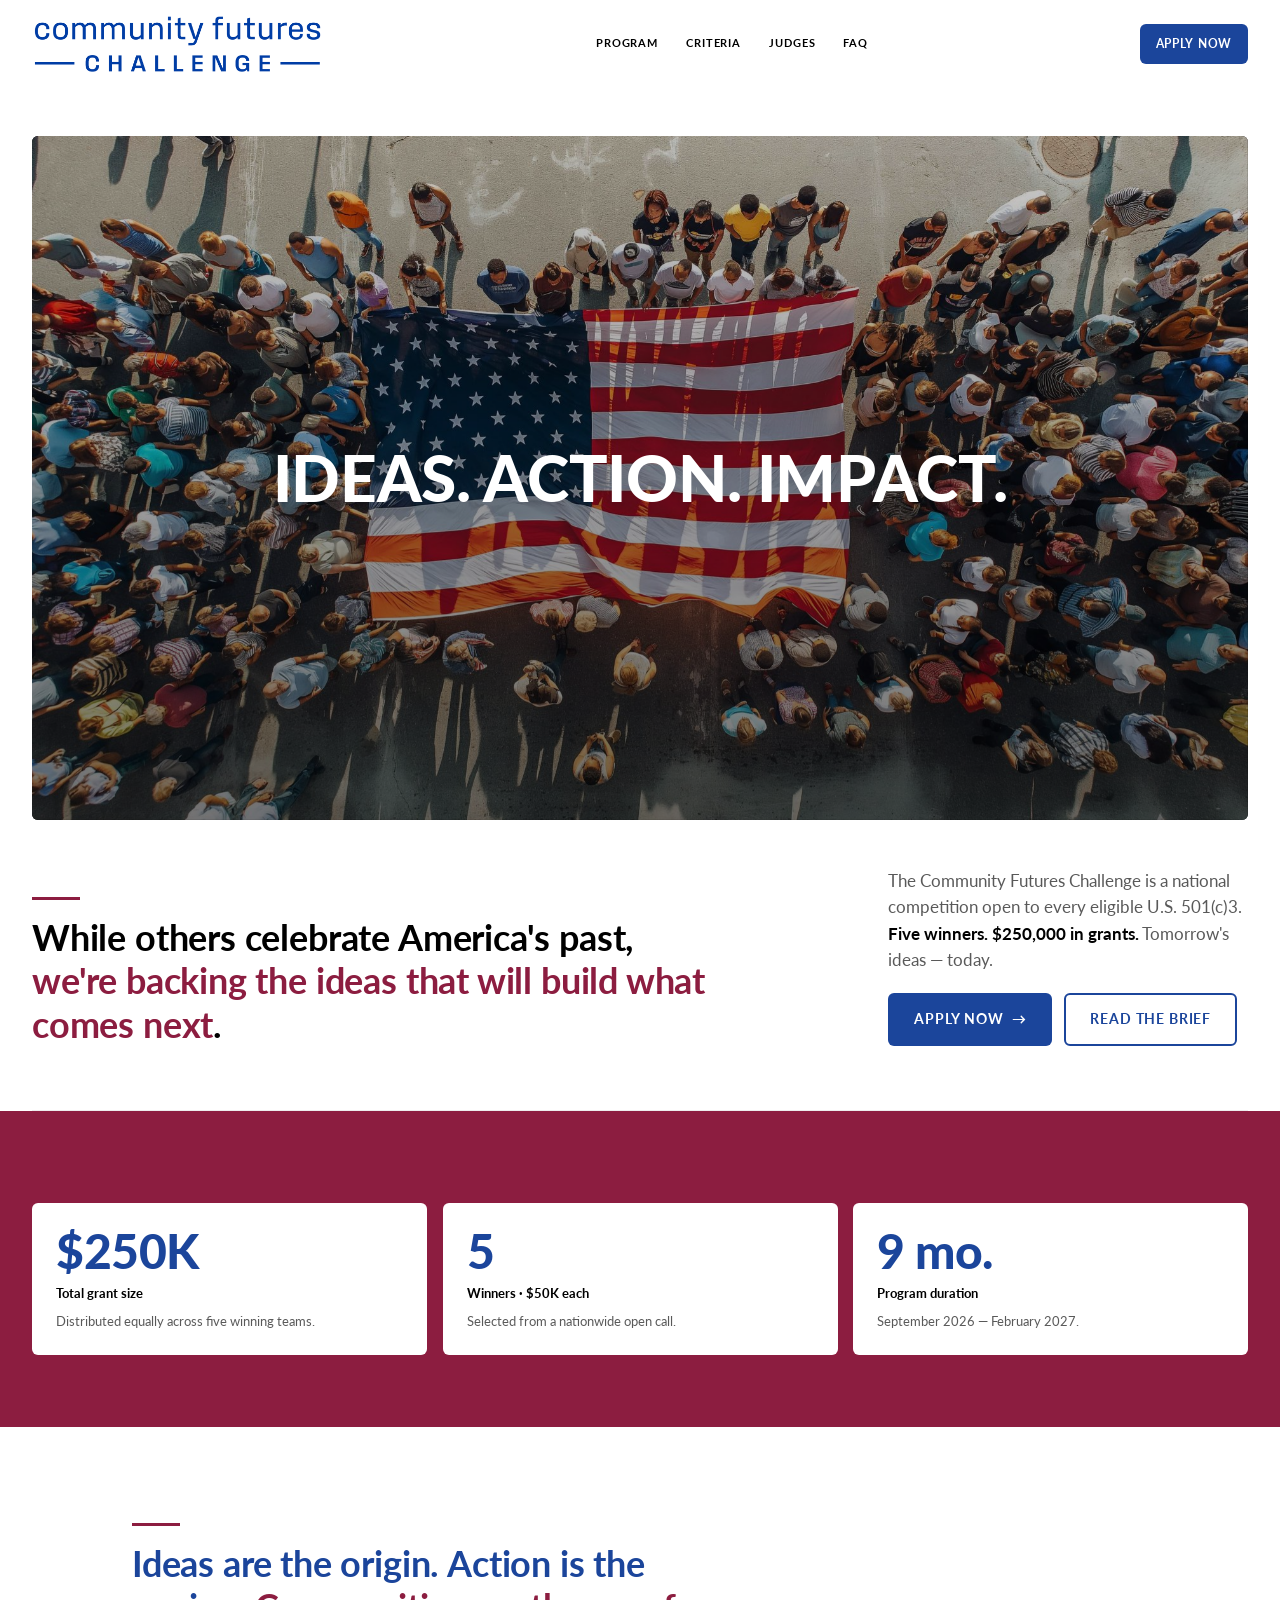
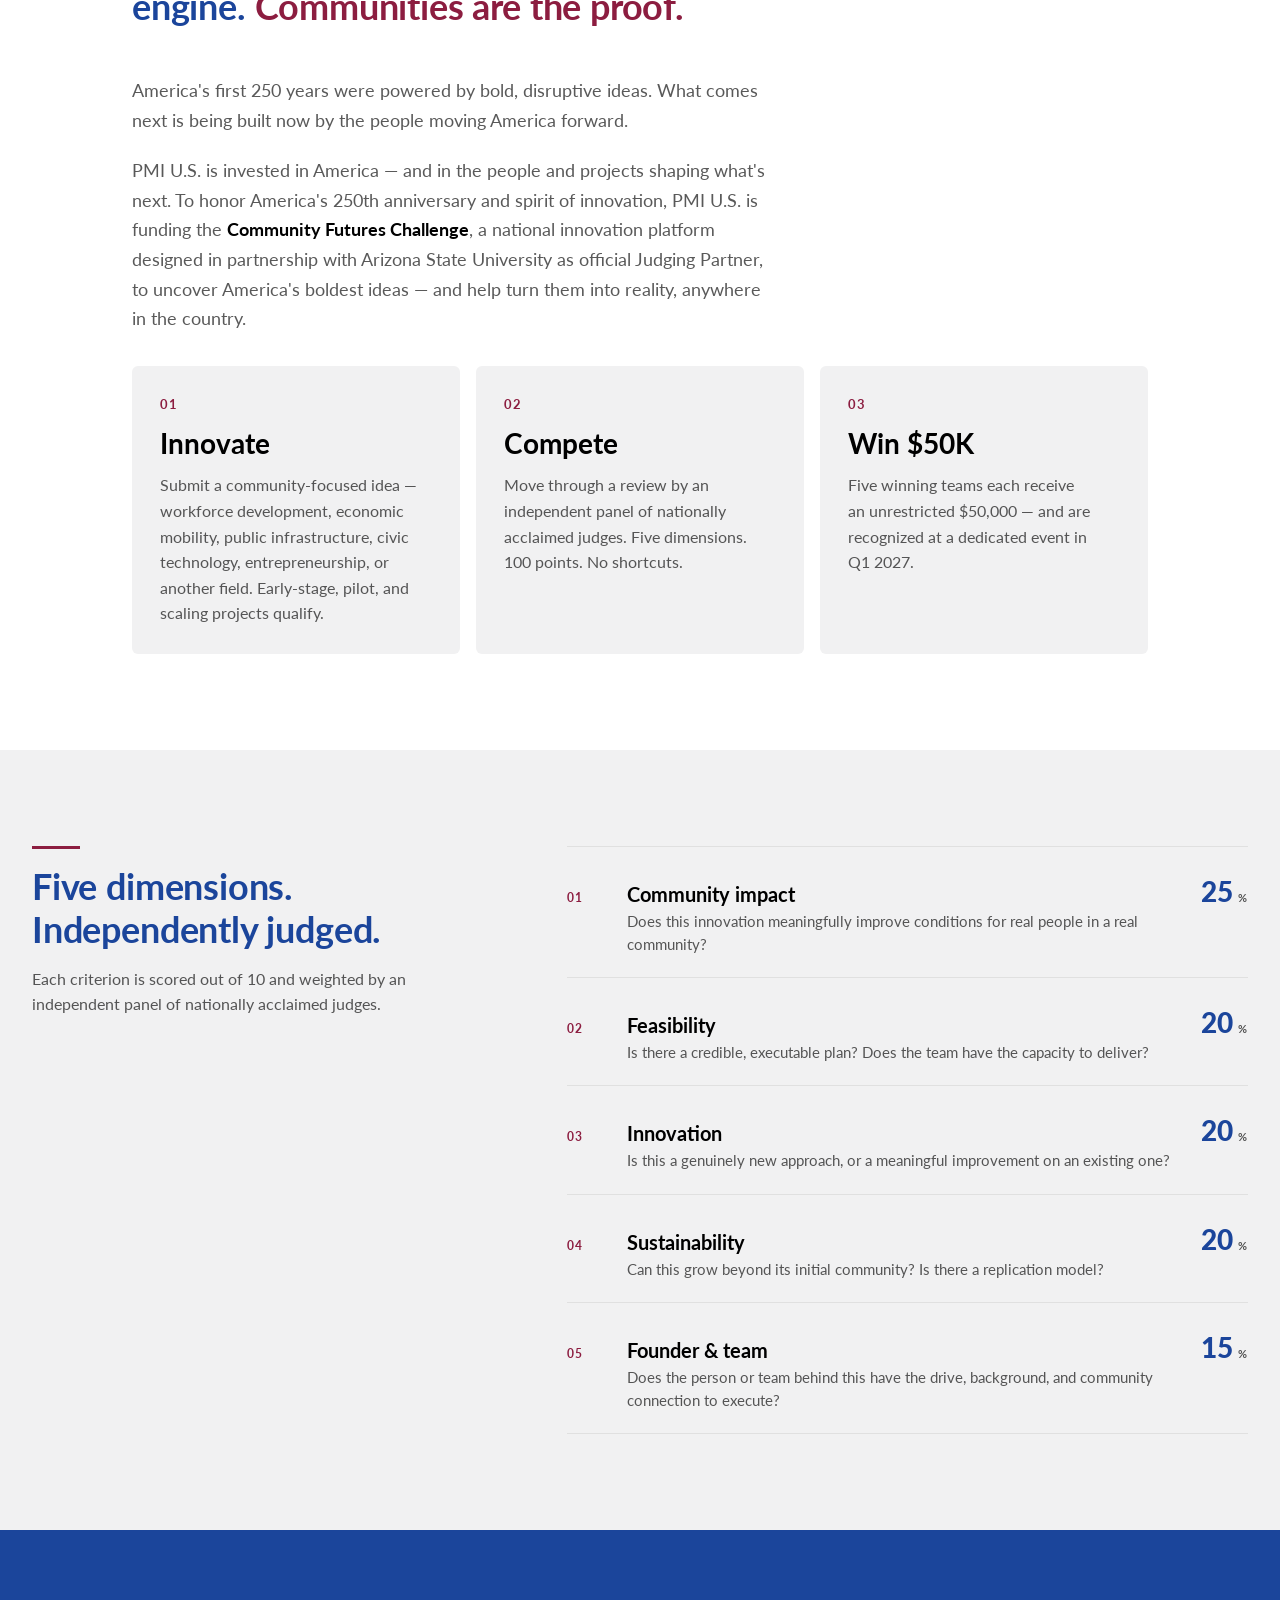
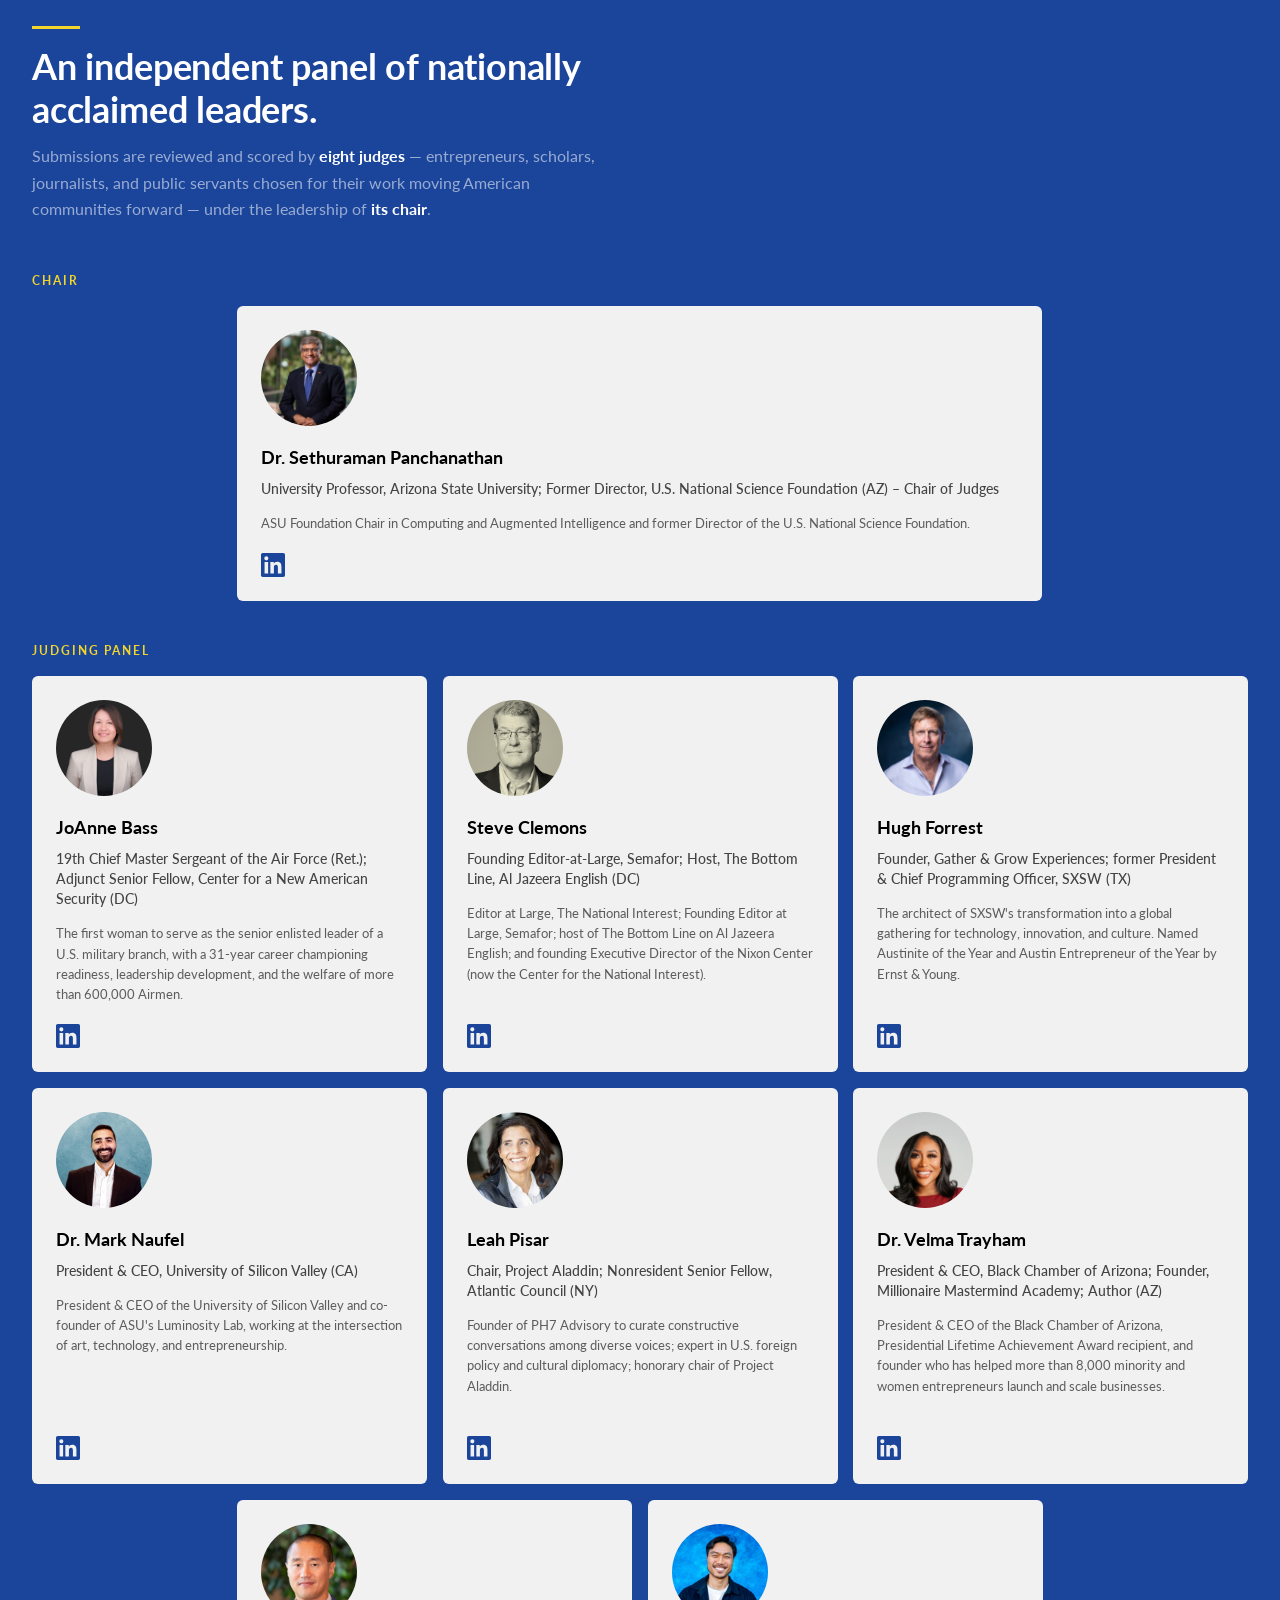
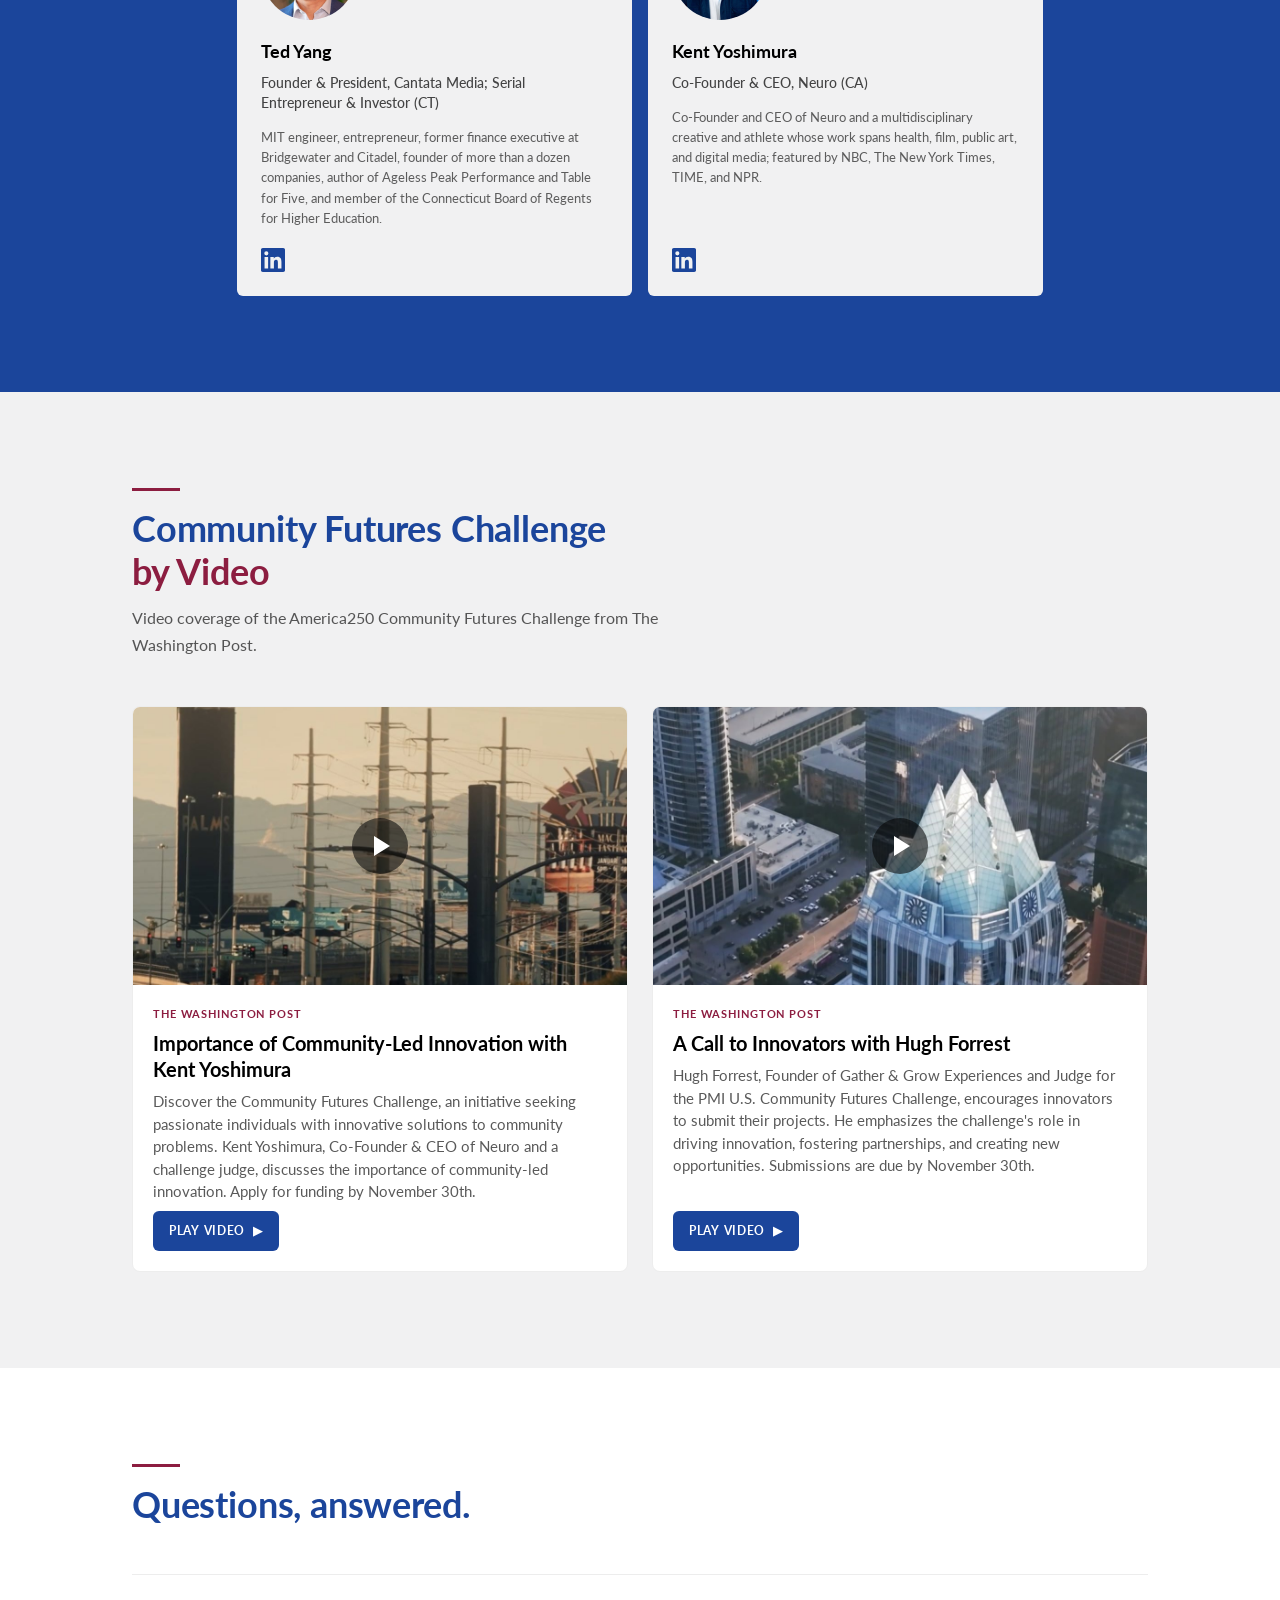
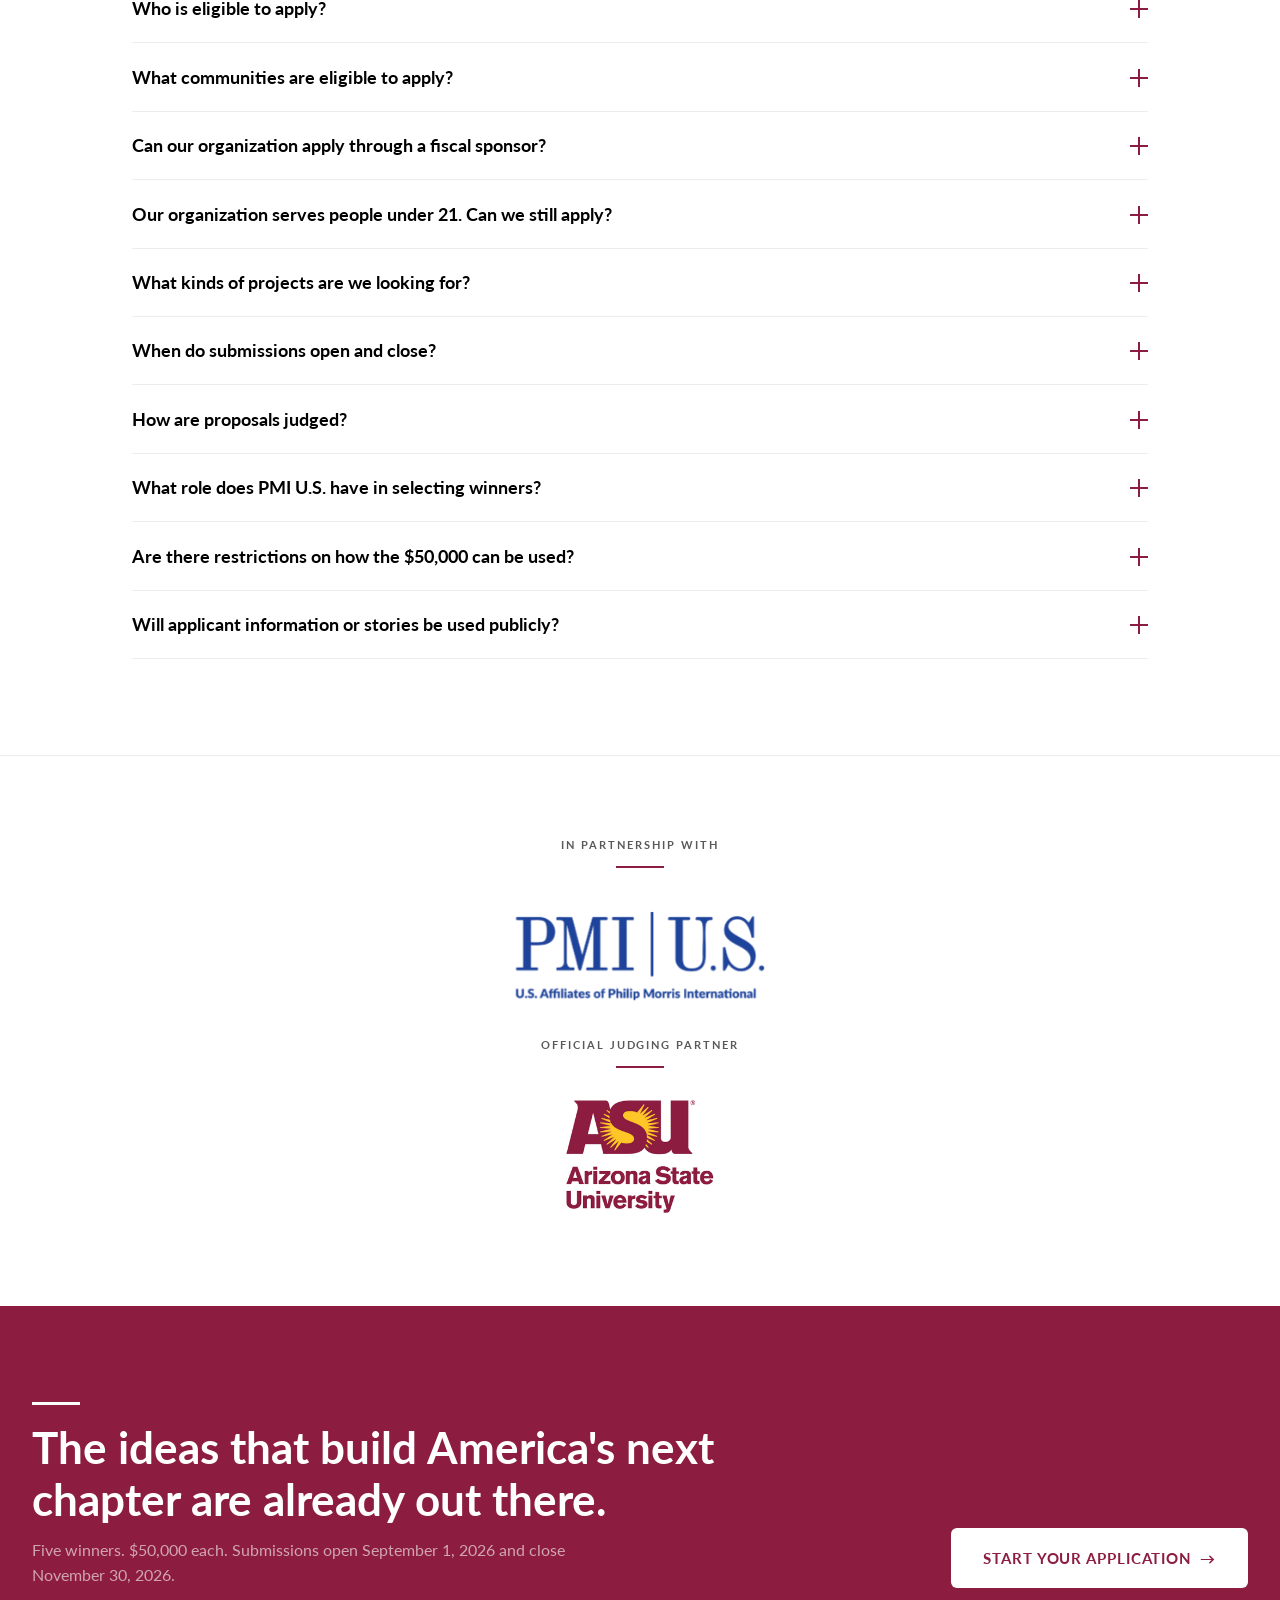
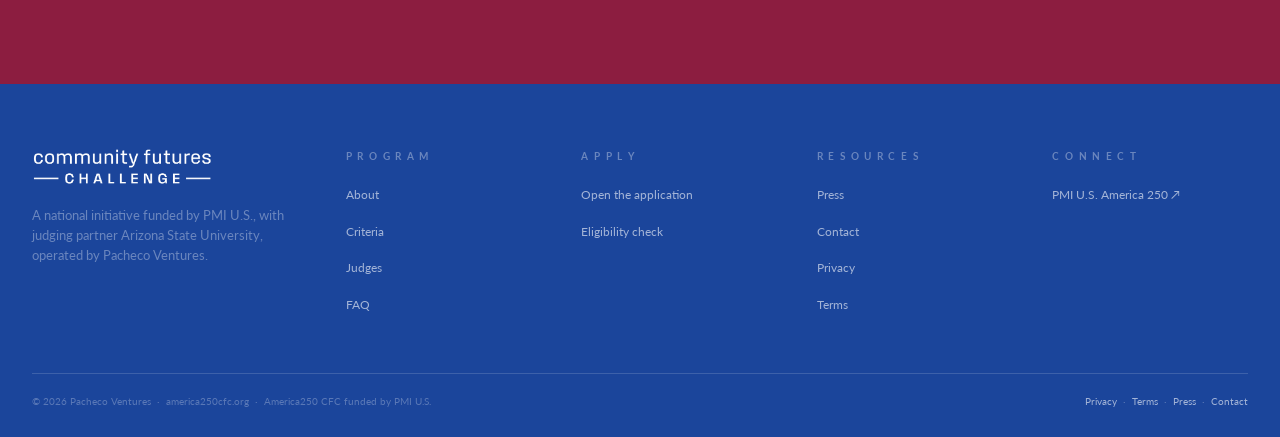
<file: index.html>
<!doctype html>
<html lang="en">
<head>
<meta charset="utf-8" />

<!-- OneTrust Cookies Consent Notice start for america250cfc.org -->
<script src="https://cdn.cookielaw.org/scripttemplates/otSDKStub.js" data-document-language="true" type="text/javascript" charset="UTF-8" data-domain-script="01a01fb8-5856-70f4-a929-a46326e55f18-test" ></script>
<script type="text/javascript">
function OptanonWrapper() { }
</script>
<!-- OneTrust Cookies Consent Notice end for america250cfc.org -->

<meta name="viewport" content="width=device-width, initial-scale=1, viewport-fit=cover" />
<title>America250 Community Futures Challenge</title>
<meta name="description" content="A national open call for the ideas building what comes next. Five winners. $250,000 in grants. Funded by PMI U.S., with judging partner Arizona State University, operated by Pacheco Ventures. Submissions open Jun 2026." />
<meta name="theme-color" content="#1B459B" />
<meta property="og:title" content="America250 Community Futures Challenge" />
<meta property="og:description" content="Ideas. Action. Impact. Five winners. $250,000 in grants. Funded by PMI U.S., with judging partner Arizona State University, operated by Pacheco Ventures." />
<meta property="og:type" content="website" />
<meta property="og:url" content="https://america250cfc.org" />
<meta property="og:image" content="https://america250cfc.org/assets/og-image.jpg" />
<meta property="og:image:width" content="1200" />
<meta property="og:image:height" content="630" />
<meta property="og:image:alt" content="America250 Community Futures Challenge" />
<meta name="twitter:card" content="summary_large_image" />
<meta name="twitter:title" content="America250 Community Futures Challenge" />
<meta name="twitter:description" content="Ideas. Action. Impact. Five winners. $250,000 in grants. Funded by PMI U.S. Operated by Pacheco Ventures." />
<meta name="twitter:image" content="https://america250cfc.org/assets/og-image.jpg" />
<link rel="preconnect" href="https://fonts.googleapis.com" />
<link rel="preconnect" href="https://fonts.gstatic.com" crossorigin />
<link rel="stylesheet" href="/styles.css?v=24" />
<link rel="icon" type="image/svg+xml" href="/favicon.svg" />
<link rel="canonical" href="https://america250cfc.org/" />
<link rel="preload" as="image" href="/assets/hero-cfc.jpg" />
</head>
<body>

<a class="skip-link" href="#main">Skip to content</a>

<!-- ====================================================================
     SUPRA-HEADER: "Presented by ASU"
     STATUS: feature-flagged off pending PMI/ASU contract sign-off.
     TO ENABLE: remove the surrounding HTML comment around the .supra-bar
     element. No other change needed; CSS is already in styles.css.
     ==================================================================== -->
<!--
<div class="supra-bar" role="region" aria-label="Presented by">
  <div class="supra-bar__inner">
    <span class="supra-bar__label">Presented by</span>
    <span class="supra-bar__brand">Arizona State University</span>
  </div>
</div>
-->

<!-- ============== NAV ============== -->
<!-- America250 CFC nav lockup. -->
<nav id="nav" class="nav" aria-label="Primary">
  <div class="nav__inner">
    <a href="#top" class="nav__lockup" aria-label="America250 Community Futures Challenge — home">
      <img src="/assets/america250cfc-logo-blue.png" alt="America250 Community Futures Challenge" width="2281" height="468" />
    </a>
    <div class="nav__links" id="nav-links">
      <a href="#program">Program</a>
      <a href="#criteria">Criteria</a>
      <a href="#judges">Judges</a>
      <a href="#faq">FAQ</a>
    </div>
    <div class="nav__actions">
      <a class="btn btn--blue btn--sm nav__cta" href="/apply/">Apply now</a>
      <button class="nav__toggle" type="button" aria-controls="nav-links" aria-expanded="false" aria-label="Open menu">
        <span class="nav__toggle-bar" aria-hidden="true"></span>
        <span class="nav__toggle-bar" aria-hidden="true"></span>
        <span class="nav__toggle-bar" aria-hidden="true"></span>
      </button>
    </div>
  </div>
</nav>

<main id="main">
<a id="top" class="jump-anchor" aria-hidden="true"></a>

<!-- ============== HERO ============== -->
<header class="hero">
  <div class="hero__inner">
    <div class="hero__poster reveal">
      <img src="/assets/hero-cfc.jpg" alt="The communities, founders, and changemakers the Community Futures Challenge is built for." />
      <div class="hero__overlay">
        <h1 class="hero__h1">Ideas. Action. Impact.</h1>
      </div>
    </div>

    <div class="hero__deck reveal">
      <div class="hero__deck-left">
        <span class="rule-bar"></span>
        <h2 class="h2">While others celebrate America's past, <em>we're backing the ideas that will build what comes next</em>.</h2>
      </div>
      <div class="hero__deck-right">
        <p>The Community Futures Challenge is a national competition open to every eligible U.S. 501(c)3. <strong>Five winners. $250,000 in grants.</strong> Tomorrow's ideas — today.</p>
        <div class="btn-row">
          <a class="btn btn--blue btn--lg" href="/apply/">Apply now <span class="arr" aria-hidden="true">→</span></a>
          <a class="btn btn--ghost-blue btn--lg" href="#program">Read the brief</a>
        </div>
      </div>
    </div>
  </div>

  <!-- Stat ribbon — three cards (cities stat removed per direction) -->
  <div class="stat-ribbon">
    <div class="stat-ribbon__inner">
      <div class="stat-ribbon__grid stat-ribbon__grid--3 reveal-stagger">
        <div class="stat-card">
          <div class="stat-card__num">$250K</div>
          <div class="stat-card__lab">Total grant size</div>
          <div class="stat-card__desc">Distributed equally across five winning teams.</div>
        </div>
        <div class="stat-card">
          <div class="stat-card__num">5</div>
          <div class="stat-card__lab">Winners · $50K each</div>
          <div class="stat-card__desc">Selected from a nationwide open call.</div>
        </div>
        <div class="stat-card">
          <div class="stat-card__num">9 mo.</div>
          <div class="stat-card__lab">Program duration</div>
          <div class="stat-card__desc">September 2026 — February 2027.</div>
        </div>
      </div>
    </div>
  </div>
</header>

<!-- ====================================================================
     VIDEO PLACEHOLDER (future drop from Stacey or Jody)
     STATUS: empty by design. When source is delivered, replace this comment
     block with a <section class="video"> element containing the embed.
     ==================================================================== -->

<!-- ============== MASTER NARRATIVE ============== -->
<section id="program" class="section section--white">
  <div class="container container--narrow">
    <div class="section__head reveal">
      <span class="rule-bar"></span>
      <h2 class="h2">Ideas are the origin. Action is the engine. <em>Communities are the proof.</em></h2>
    </div>

    <p class="lede">
      America's first 250 years were powered by bold, disruptive ideas. What comes next is being built now by the people moving America forward.
    </p>
    <p class="lede">
      PMI U.S. is invested in America — and in the people and projects shaping what's next. To honor America's 250th anniversary and spirit of innovation, PMI U.S. is funding the <strong>Community Futures Challenge</strong>, a national innovation platform designed in partnership with Arizona State University as official Judging Partner, to uncover America's boldest ideas — and help turn them into reality, anywhere in the country.
    </p>
    <div class="verbs reveal-stagger">
      <article class="verb">
        <div class="verb__num">01</div>
        <h3 class="verb__title">Innovate</h3>
        <p>Submit a community-focused idea — workforce development, economic mobility, public infrastructure, civic technology, entrepreneurship, or another field. Early-stage, pilot, and scaling projects qualify.</p>
      </article>
      <article class="verb">
        <div class="verb__num">02</div>
        <h3 class="verb__title">Compete</h3>
        <p>Move through a review by an independent panel of nationally acclaimed judges. Five dimensions. 100 points. No shortcuts.</p>
      </article>
      <article class="verb">
        <div class="verb__num">03</div>
        <h3 class="verb__title">Win $50K</h3>
        <p>Five winning teams each receive an unrestricted $50,000 — and are recognized at a dedicated event in Q1 2027.</p>
      </article>
    </div>
  </div>
</section>

<!-- ============== CRITERIA ============== -->
<section id="criteria" class="section section--gray">
  <div class="container">
    <div class="criteria">
      <div class="criteria__head reveal">
        <span class="rule-bar"></span>
        <h2 class="h2">Five dimensions. Independently judged.</h2>
        <p class="criteria__lead">Each criterion is scored out of 10 and weighted by an independent panel of nationally acclaimed judges.</p>
      </div>
      <ol class="criteria__list reveal-stagger">
        <li class="criteria__row">
          <span class="criteria__n">01</span>
          <div>
            <div class="criteria__name">Community impact</div>
            <div class="criteria__desc">Does this innovation meaningfully improve conditions for real people in a real community?</div>
          </div>
          <span class="criteria__pts">25<span class="u">%</span></span>
        </li>
        <li class="criteria__row">
          <span class="criteria__n">02</span>
          <div>
            <div class="criteria__name">Feasibility</div>
            <div class="criteria__desc">Is there a credible, executable plan? Does the team have the capacity to deliver?</div>
          </div>
          <span class="criteria__pts">20<span class="u">%</span></span>
        </li>
        <li class="criteria__row">
          <span class="criteria__n">03</span>
          <div>
            <div class="criteria__name">Innovation</div>
            <div class="criteria__desc">Is this a genuinely new approach, or a meaningful improvement on an existing one?</div>
          </div>
          <span class="criteria__pts">20<span class="u">%</span></span>
        </li>
        <li class="criteria__row">
          <span class="criteria__n">04</span>
          <div>
            <div class="criteria__name">Sustainability</div>
            <div class="criteria__desc">Can this grow beyond its initial community? Is there a replication model?</div>
          </div>
          <span class="criteria__pts">20<span class="u">%</span></span>
        </li>
        <li class="criteria__row">
          <span class="criteria__n">05</span>
          <div>
            <div class="criteria__name">Founder &amp; team</div>
            <div class="criteria__desc">Does the person or team behind this have the drive, background, and community connection to execute?</div>
          </div>
          <span class="criteria__pts">15<span class="u">%</span></span>
        </li>
      </ol>
    </div>
  </div>
</section>

<!-- ============== JUDGES (replaces Tour) ==============
     HANDOFF: judge headshot images not yet sourced. When provided, drop
     into /assets/judges/{slug}.jpg and uncomment the <img> inside each card. -->
<section id="judges" class="section section--blue">
  <div class="container">
    <div class="section__head reveal">
      <span class="rule-bar"></span>
      <h2 class="h2">An independent panel of nationally acclaimed leaders.</h2>
      <p class="judges__lead">Submissions are reviewed and scored by <strong>eight judges</strong> — entrepreneurs, scholars, journalists, and public servants chosen for their work moving American communities forward — under the leadership of <strong>its chair</strong>.</p>
    </div>

    <h3 class="judges__subhead">Chair</h3>
    <ul class="judges-grid judges-grid--chair reveal-stagger" role="list">
      <li class="judge-card">
        <img src="/assets/judges/sethuraman-panchanathan.jpg" alt="" class="judge-card__photo" width="96" height="96" loading="lazy" />
        <div class="judge-card__name">Dr. Sethuraman Panchanathan</div>
        <div class="judge-card__role">University Professor, Arizona State University; Former Director, U.S. National Science Foundation (AZ) – Chair of Judges</div>
        <div class="judge-card__bio">ASU Foundation Chair in Computing and Augmented Intelligence and former Director of the U.S. National Science Foundation.</div>
        <a class="judge-card__link" href="https://www.linkedin.com/in/drpanch" rel="noopener" target="_blank" aria-label="Sethuraman Panchanathan on LinkedIn"><svg class="li-icon" viewBox="0 0 24 24" aria-hidden="true"><path d="M20.447 20.452h-3.554v-5.569c0-1.328-.027-3.037-1.852-3.037-1.853 0-2.136 1.445-2.136 2.939v5.667H9.351V9h3.414v1.561h.046c.477-.9 1.637-1.85 3.37-1.85 3.601 0 4.267 2.37 4.267 5.455v6.286zM5.337 7.433a2.062 2.062 0 0 1-2.063-2.065 2.063 2.063 0 1 1 2.063 2.065zm1.782 13.019H3.555V9h3.564v11.452zM22.225 0H1.771C.792 0 0 .774 0 1.729v20.542C0 23.227.792 24 1.771 24h20.451C23.2 24 24 23.227 24 22.271V1.729C24 .774 23.2 0 22.222 0h.003z"/></svg></a>
      </li>
    </ul>

    <h3 class="judges__subhead">Judging panel</h3>
    <ul class="judges-grid reveal-stagger" role="list">
      <li class="judge-card">
        <img src="/assets/judges/joanne-bass.jpg" alt="" class="judge-card__photo" width="96" height="96" loading="lazy" />
        <div class="judge-card__name">JoAnne Bass</div>
        <div class="judge-card__role">19th Chief Master Sergeant of the Air Force (Ret.); Adjunct Senior Fellow, Center for a New American Security (DC)</div>
        <div class="judge-card__bio">The first woman to serve as the senior enlisted leader of a U.S. military branch, with a 31-year career championing readiness, leadership development, and the welfare of more than 600,000 Airmen.</div>
        <a class="judge-card__link" href="https://www.linkedin.com/in/jo-bass/" rel="noopener" target="_blank" aria-label="JoAnne Bass on LinkedIn"><svg class="li-icon" viewBox="0 0 24 24" aria-hidden="true"><path d="M20.447 20.452h-3.554v-5.569c0-1.328-.027-3.037-1.852-3.037-1.853 0-2.136 1.445-2.136 2.939v5.667H9.351V9h3.414v1.561h.046c.477-.9 1.637-1.85 3.37-1.85 3.601 0 4.267 2.37 4.267 5.455v6.286zM5.337 7.433a2.062 2.062 0 0 1-2.063-2.065 2.063 2.063 0 1 1 2.063 2.065zm1.782 13.019H3.555V9h3.564v11.452zM22.225 0H1.771C.792 0 0 .774 0 1.729v20.542C0 23.227.792 24 1.771 24h20.451C23.2 24 24 23.227 24 22.271V1.729C24 .774 23.2 0 22.222 0h.003z"/></svg></a>
      </li>
      <li class="judge-card">
        <img src="/assets/judges/steve-clemons.jpg" alt="" class="judge-card__photo" width="96" height="96" loading="lazy" />
        <div class="judge-card__name">Steve Clemons</div>
        <div class="judge-card__role">Founding Editor-at-Large, Semafor; Host, The Bottom Line, Al Jazeera English (DC)</div>
        <div class="judge-card__bio">Editor at Large, The National Interest; Founding Editor at Large, Semafor; host of The Bottom Line on Al Jazeera English; and founding Executive Director of the Nixon Center (now the Center for the National Interest).</div>
        <a class="judge-card__link" href="https://www.linkedin.com/in/steve-clemons-1381801" rel="noopener" target="_blank" aria-label="Steve Clemons on LinkedIn"><svg class="li-icon" viewBox="0 0 24 24" aria-hidden="true"><path d="M20.447 20.452h-3.554v-5.569c0-1.328-.027-3.037-1.852-3.037-1.853 0-2.136 1.445-2.136 2.939v5.667H9.351V9h3.414v1.561h.046c.477-.9 1.637-1.85 3.37-1.85 3.601 0 4.267 2.37 4.267 5.455v6.286zM5.337 7.433a2.062 2.062 0 0 1-2.063-2.065 2.063 2.063 0 1 1 2.063 2.065zm1.782 13.019H3.555V9h3.564v11.452zM22.225 0H1.771C.792 0 0 .774 0 1.729v20.542C0 23.227.792 24 1.771 24h20.451C23.2 24 24 23.227 24 22.271V1.729C24 .774 23.2 0 22.222 0h.003z"/></svg></a>
      </li>
      <li class="judge-card">
        <img src="/assets/judges/hugh-forrest.jpg" alt="" class="judge-card__photo" width="96" height="96" loading="lazy" />
        <div class="judge-card__name">Hugh Forrest</div>
        <div class="judge-card__role">Founder, Gather &amp; Grow Experiences; former President &amp; Chief Programming Officer, SXSW (TX)</div>
        <div class="judge-card__bio">The architect of SXSW's transformation into a global gathering for technology, innovation, and culture. Named Austinite of the Year and Austin Entrepreneur of the Year by Ernst &amp; Young.</div>
        <a class="judge-card__link" href="https://www.linkedin.com/in/hughforrest" rel="noopener" target="_blank" aria-label="Hugh Forrest on LinkedIn"><svg class="li-icon" viewBox="0 0 24 24" aria-hidden="true"><path d="M20.447 20.452h-3.554v-5.569c0-1.328-.027-3.037-1.852-3.037-1.853 0-2.136 1.445-2.136 2.939v5.667H9.351V9h3.414v1.561h.046c.477-.9 1.637-1.85 3.37-1.85 3.601 0 4.267 2.37 4.267 5.455v6.286zM5.337 7.433a2.062 2.062 0 0 1-2.063-2.065 2.063 2.063 0 1 1 2.063 2.065zm1.782 13.019H3.555V9h3.564v11.452zM22.225 0H1.771C.792 0 0 .774 0 1.729v20.542C0 23.227.792 24 1.771 24h20.451C23.2 24 24 23.227 24 22.271V1.729C24 .774 23.2 0 22.222 0h.003z"/></svg></a>
      </li>
      <li class="judge-card">
        <img src="/assets/judges/mark-naufel.jpg" alt="" class="judge-card__photo" width="96" height="96" loading="lazy" />
        <div class="judge-card__name">Dr. Mark Naufel</div>
        <div class="judge-card__role">President &amp; CEO, University of Silicon Valley (CA)</div>
        <div class="judge-card__bio">President &amp; CEO of the University of Silicon Valley and co-founder of ASU's Luminosity Lab, working at the intersection of art, technology, and entrepreneurship.</div>
        <a class="judge-card__link" href="https://www.linkedin.com/in/mark-naufel" rel="noopener" target="_blank" aria-label="Mark Naufel on LinkedIn"><svg class="li-icon" viewBox="0 0 24 24" aria-hidden="true"><path d="M20.447 20.452h-3.554v-5.569c0-1.328-.027-3.037-1.852-3.037-1.853 0-2.136 1.445-2.136 2.939v5.667H9.351V9h3.414v1.561h.046c.477-.9 1.637-1.85 3.37-1.85 3.601 0 4.267 2.37 4.267 5.455v6.286zM5.337 7.433a2.062 2.062 0 0 1-2.063-2.065 2.063 2.063 0 1 1 2.063 2.065zm1.782 13.019H3.555V9h3.564v11.452zM22.225 0H1.771C.792 0 0 .774 0 1.729v20.542C0 23.227.792 24 1.771 24h20.451C23.2 24 24 23.227 24 22.271V1.729C24 .774 23.2 0 22.222 0h.003z"/></svg></a>
      </li>
      <li class="judge-card">
        <img src="/assets/judges/leah-pisar.jpg" alt="" class="judge-card__photo" width="96" height="96" loading="lazy" />
        <div class="judge-card__name">Leah Pisar</div>
        <div class="judge-card__role">Chair, Project Aladdin; Nonresident Senior Fellow, Atlantic Council (NY)</div>
        <div class="judge-card__bio">Founder of PH7 Advisory to curate constructive conversations among diverse voices; expert in U.S. foreign policy and cultural diplomacy; honorary chair of Project Aladdin.</div>
        <a class="judge-card__link" href="https://www.linkedin.com/in/leah-pisar-1531a617" rel="noopener" target="_blank" aria-label="Leah Pisar on LinkedIn"><svg class="li-icon" viewBox="0 0 24 24" aria-hidden="true"><path d="M20.447 20.452h-3.554v-5.569c0-1.328-.027-3.037-1.852-3.037-1.853 0-2.136 1.445-2.136 2.939v5.667H9.351V9h3.414v1.561h.046c.477-.9 1.637-1.85 3.37-1.85 3.601 0 4.267 2.37 4.267 5.455v6.286zM5.337 7.433a2.062 2.062 0 0 1-2.063-2.065 2.063 2.063 0 1 1 2.063 2.065zm1.782 13.019H3.555V9h3.564v11.452zM22.225 0H1.771C.792 0 0 .774 0 1.729v20.542C0 23.227.792 24 1.771 24h20.451C23.2 24 24 23.227 24 22.271V1.729C24 .774 23.2 0 22.222 0h.003z"/></svg></a>
      </li>
      <li class="judge-card">
        <img src="/assets/judges/velma-trayham.jpg" alt="" class="judge-card__photo" width="96" height="96" loading="lazy" />
        <div class="judge-card__name">Dr. Velma Trayham</div>
        <div class="judge-card__role">President &amp; CEO, Black Chamber of Arizona; Founder, Millionaire Mastermind Academy; Author (AZ)</div>
        <div class="judge-card__bio">President &amp; CEO of the Black Chamber of Arizona, Presidential Lifetime Achievement Award recipient, and founder who has helped more than 8,000 minority and women entrepreneurs launch and scale businesses.</div>
        <a class="judge-card__link" href="https://www.linkedin.com/in/velmatrayham" rel="noopener" target="_blank" aria-label="Velma Trayham on LinkedIn"><svg class="li-icon" viewBox="0 0 24 24" aria-hidden="true"><path d="M20.447 20.452h-3.554v-5.569c0-1.328-.027-3.037-1.852-3.037-1.853 0-2.136 1.445-2.136 2.939v5.667H9.351V9h3.414v1.561h.046c.477-.9 1.637-1.85 3.37-1.85 3.601 0 4.267 2.37 4.267 5.455v6.286zM5.337 7.433a2.062 2.062 0 0 1-2.063-2.065 2.063 2.063 0 1 1 2.063 2.065zm1.782 13.019H3.555V9h3.564v11.452zM22.225 0H1.771C.792 0 0 .774 0 1.729v20.542C0 23.227.792 24 1.771 24h20.451C23.2 24 24 23.227 24 22.271V1.729C24 .774 23.2 0 22.222 0h.003z"/></svg></a>
      </li>
      <li class="judge-card">
        <img src="/assets/judges/ted-yang.jpg" alt="" class="judge-card__photo" width="96" height="96" loading="lazy" />
        <div class="judge-card__name">Ted Yang</div>
        <div class="judge-card__role">Founder &amp; President, Cantata Media; Serial Entrepreneur &amp; Investor (CT)</div>
        <div class="judge-card__bio">MIT engineer, entrepreneur, former finance executive at Bridgewater and Citadel, founder of more than a dozen companies, author of Ageless Peak Performance and Table for Five, and member of the Connecticut Board of Regents for Higher Education.</div>
        <a class="judge-card__link" href="https://www.linkedin.com/in/tedsensei" rel="noopener" target="_blank" aria-label="Ted Yang on LinkedIn"><svg class="li-icon" viewBox="0 0 24 24" aria-hidden="true"><path d="M20.447 20.452h-3.554v-5.569c0-1.328-.027-3.037-1.852-3.037-1.853 0-2.136 1.445-2.136 2.939v5.667H9.351V9h3.414v1.561h.046c.477-.9 1.637-1.85 3.37-1.85 3.601 0 4.267 2.37 4.267 5.455v6.286zM5.337 7.433a2.062 2.062 0 0 1-2.063-2.065 2.063 2.063 0 1 1 2.063 2.065zm1.782 13.019H3.555V9h3.564v11.452zM22.225 0H1.771C.792 0 0 .774 0 1.729v20.542C0 23.227.792 24 1.771 24h20.451C23.2 24 24 23.227 24 22.271V1.729C24 .774 23.2 0 22.222 0h.003z"/></svg></a>
      </li>
      <li class="judge-card">
        <img src="/assets/judges/kent-yoshimura.jpg" alt="" class="judge-card__photo" width="96" height="96" loading="lazy" />
        <div class="judge-card__name">Kent Yoshimura</div>
        <div class="judge-card__role">Co-Founder &amp; CEO, Neuro (CA)</div>
        <div class="judge-card__bio">Co-Founder and CEO of Neuro and a multidisciplinary creative and athlete whose work spans health, film, public art, and digital media; featured by NBC, The New York Times, TIME, and NPR.</div>
        <a class="judge-card__link" href="https://www.linkedin.com/in/kentyoshimura" rel="noopener" target="_blank" aria-label="Kent Yoshimura on LinkedIn"><svg class="li-icon" viewBox="0 0 24 24" aria-hidden="true"><path d="M20.447 20.452h-3.554v-5.569c0-1.328-.027-3.037-1.852-3.037-1.853 0-2.136 1.445-2.136 2.939v5.667H9.351V9h3.414v1.561h.046c.477-.9 1.637-1.85 3.37-1.85 3.601 0 4.267 2.37 4.267 5.455v6.286zM5.337 7.433a2.062 2.062 0 0 1-2.063-2.065 2.063 2.063 0 1 1 2.063 2.065zm1.782 13.019H3.555V9h3.564v11.452zM22.225 0H1.771C.792 0 0 .774 0 1.729v20.542C0 23.227.792 24 1.771 24h20.451C23.2 24 24 23.227 24 22.271V1.729C24 .774 23.2 0 22.222 0h.003z"/></svg></a>
      </li>
    </ul>
  </div>
</section>

<!-- ============== WASHINGTON POST VIDEOS ==============
     One .video-card per video. To add another, copy a card and change the
     Vimeo ID (both hrefs and both data-video values), the thumbnail under
     /assets/videos/ (16:9), title and description. Clicking a card plays the
     video in the #video-modal overlay (script.js); the href is the fallback
     when scripts are off. Vimeo's player is only requested after that click. -->
<section id="wapo-videos" class="section section--gray">
  <div class="container container--narrow">
    <div class="section__head reveal">
      <span class="rule-bar"></span>
      <h2 class="h2">Community Futures Challenge <em>by Video</em></h2>
      <p class="video-lead">Video coverage of the America250 Community Futures Challenge from The Washington Post.</p>
    </div>

    <div class="video-grid reveal-stagger">
      <article class="video-card">
        <a class="video-card__thumb" href="https://vimeo.com/1249501810" target="_blank" rel="noopener" data-video="1249501810" aria-hidden="true" tabindex="-1"><img src="/assets/videos/kent-yoshimura.jpg" alt="" width="1080" height="608" loading="lazy" /><span class="video-card__play"></span></a>
        <div class="video-card__body">
          <span class="eyebrow eyebrow--accent">The Washington Post</span>
          <h3 class="video-card__title">Importance of Community-Led Innovation with Kent Yoshimura</h3>
          <p class="video-card__desc">Discover the Community Futures Challenge, an initiative seeking passionate individuals with innovative solutions to community problems. Kent Yoshimura, Co-Founder &amp; CEO of Neuro and a challenge judge, discusses the importance of community-led innovation. Apply for funding by November 30th.</p>
          <a class="btn btn--blue btn--sm" href="https://vimeo.com/1249501810" target="_blank" rel="noopener" data-video="1249501810">Play video <span aria-hidden="true">▶</span></a>
        </div>
      </article>
      <article class="video-card">
        <a class="video-card__thumb" href="https://vimeo.com/1249501809" target="_blank" rel="noopener" data-video="1249501809" aria-hidden="true" tabindex="-1"><img src="/assets/videos/hugh-forrest.jpg" alt="" width="1080" height="608" loading="lazy" /><span class="video-card__play"></span></a>
        <div class="video-card__body">
          <span class="eyebrow eyebrow--accent">The Washington Post</span>
          <h3 class="video-card__title">A Call to Innovators with Hugh Forrest</h3>
          <p class="video-card__desc">Hugh Forrest, Founder of Gather &amp; Grow Experiences and Judge for the PMI U.S. Community Futures Challenge, encourages innovators to submit their projects. He emphasizes the challenge's role in driving innovation, fostering partnerships, and creating new opportunities. Submissions are due by November 30th.</p>
          <a class="btn btn--blue btn--sm" href="https://vimeo.com/1249501809" target="_blank" rel="noopener" data-video="1249501809">Play video <span aria-hidden="true">▶</span></a>
        </div>
      </article>
    </div>
  </div>
</section>

<!-- ============== FAQ ============== -->
<section id="faq" class="section section--white">
  <div class="container container--narrow">
    <div class="section__head reveal">
      <span class="rule-bar"></span>
      <h2 class="h2">Questions, answered.</h2>
    </div>
    <div class="faq__list reveal-stagger">
      <details class="qa">
        <summary><span>Who is eligible to apply?</span><span class="qa__sign" aria-hidden="true"></span></summary>
        <div class="qa__a">
          <p>The nationwide search is open to <strong>U.S.-based 501(c)(3) nonprofit organizations in good standing</strong> tackling one of America's toughest problems. The lead applicant must be aged 21 or older. The project must serve adults 21 and older within a defined U.S. community. Early-stage, pilot, and scaling projects qualify; fully self-sustaining initiatives do not.</p>
        </div>
      </details>
      <details class="qa">
        <summary><span>What communities are eligible to apply?</span><span class="qa__sign" aria-hidden="true"></span></summary>
        <div class="qa__a">
          <p>Applications are open to projects serving defined geographic communities in the United States, across all 50 states and Puerto Rico. Applicants do not need to be located in, or serve, one of the Innovation Tour cities. Eligible projects should demonstrate a clear connection to a specific U.S. community and show how the proposed solution addresses a local need with potential relevance beyond that community.</p>
        </div>
      </details>
      <details class="qa">
        <summary><span>Can our organization apply through a fiscal sponsor?</span><span class="qa__sign" aria-hidden="true"></span></summary>
        <div class="qa__a">
          <p>Yes. The fiscal sponsor must be a 501(c)(3) in good standing, apply under its own name and EIN, and receive the grant. The sponsored group can lead the project work.</p>
        </div>
      </details>
      <details class="qa">
        <summary><span>Our organization serves people under 21. Can we still apply?</span><span class="qa__sign" aria-hidden="true"></span></summary>
        <div class="qa__a">
          <p>Yes. The activities paid for with the grant must serve adults 21 and older, but your organization can serve other ages in its other programs.</p>
        </div>
      </details>
      <details class="qa">
        <summary><span>What kinds of projects are we looking for?</span><span class="qa__sign" aria-hidden="true"></span></summary>
        <div class="qa__a">
          <p>You name it. Workforce development. Economic mobility. Public infrastructure. Civic technology. Entrepreneurship. Anything that materially strengthens a U.S. community. We favor the specific, the replicable, and the measurable over the broadly aspirational.</p>
        </div>
      </details>
      <details class="qa">
        <summary><span>When do submissions open and close?</span><span class="qa__sign" aria-hidden="true"></span></summary>
        <div class="qa__a">
          <p>Submissions open <strong>September 1, 2026</strong> and close at <strong>11:59 PM Eastern Time on November 30, 2026</strong>. Finalists will be notified in January 2027. The five winners are announced and recognized at a dedicated event in <strong>early 2027</strong>.</p>
        </div>
      </details>
      <details class="qa">
        <summary><span>How are proposals judged?</span><span class="qa__sign" aria-hidden="true"></span></summary>
        <div class="qa__a">
          <p>An independent panel of nationally acclaimed judges scores entries across five dimensions, each on a 0–10 scale weighted by importance: community impact (25%), feasibility (20%), innovation (20%), sustainability (20%), and founder/team (15%) — 100% in total. The full panel is published on this site under <a href="#judges">Judges</a>.</p>
        </div>
      </details>
      <details class="qa">
        <summary><span>What role does PMI U.S. have in selecting winners?</span><span class="qa__sign" aria-hidden="true"></span></summary>
        <div class="qa__a">
          <p>Submissions will be evaluated by an independent panel of judges using the published selection criteria. PMI U.S. is supporting the program and funding the awards, while the judging process is designed to ensure credibility, transparency, and alignment with the Challenge's stated goals.</p>
        </div>
      </details>
      <details class="qa">
        <summary><span>Are there restrictions on how the $50,000 can be used?</span><span class="qa__sign" aria-hidden="true"></span></summary>
        <div class="qa__a">
          <p>The grant is unrestricted, but recipients are expected to deliver against the project plan submitted in their application and to participate in light reporting and storytelling moments tied to the program. Capital, construction and equipment costs are fine, as long as they are part of that project plan.</p>
        </div>
      </details>
      <details class="qa">
        <summary><span>Will applicant information or stories be used publicly?</span><span class="qa__sign" aria-hidden="true"></span></summary>
        <div class="qa__a">
          <p>PMI U.S. and ASU may highlight selected applicants, finalists, and winners through program communications, storytelling, events, or media opportunities. Any public use of participant names, project details, images, or stories should be handled in accordance with program terms and any required permissions or consents.</p>
        </div>
      </details>
    </div>
  </div>
</section>

<!-- ============== PARTNERS ============== -->
<section class="partners" aria-label="Partners">
  <div class="container">
    <h2 class="partners__h">In partnership with</h2>
    <ul class="partner-wall partner-wall--compact partner-wall--stacked reveal-stagger">
      <li><img src="/assets/partners/pmi-us.png" alt="PMI U.S." loading="lazy" /></li>
      <li>
        <span class="partner-wall__caption">Official Judging Partner</span>
        <img src="/assets/partners/asu.png" alt="Arizona State University" loading="lazy" class="partner-wall__logo--lg" />
      </li>
    </ul>
  </div>
</section>

<!-- ============== END CTA ============== -->
<section class="endcta" aria-label="Apply">
  <div class="endcta__row">
    <div class="endcta__copy">
      <span class="rule-bar"></span>
      <h2>The ideas that build America's next chapter are already out there.</h2>
      <p>Five winners. $50,000 each. Submissions open September 1, 2026 and close November 30, 2026.</p>
    </div>
    <div>
      <a class="btn btn--white btn--xl" href="/apply/">Start your application <span class="arr" aria-hidden="true">→</span></a>
    </div>
  </div>
</section>

</main>

<!-- ============== FOOTER ============== -->
<footer class="footer">
  <div class="container">
    <div class="footer__grid">
      <div class="footer__brand">
        <img src="/assets/america250cfc-logo-white.png" alt="America250 Community Futures Challenge" width="2281" height="468" />
        <p>A national initiative funded by PMI U.S., with judging partner Arizona State University, operated by Pacheco Ventures.</p>
      </div>
      <div class="footer__col">
        <h4>P&nbsp;R&nbsp;O&nbsp;G&nbsp;R&nbsp;A&nbsp;M</h4>
        <ul>
          <li><a href="#program">About</a></li>
          <li><a href="#criteria">Criteria</a></li>
          <li><a href="#judges">Judges</a></li>
          <li><a href="#faq">FAQ</a></li>
        </ul>
      </div>
      <div class="footer__col">
        <h4>A&nbsp;P&nbsp;P&nbsp;L&nbsp;Y</h4>
        <ul>
          <li><a href="/apply/">Open the application</a></li>
          <li><a href="#faq">Eligibility check</a></li>
        </ul>
      </div>
      <div class="footer__col">
        <h4>R&nbsp;E&nbsp;S&nbsp;O&nbsp;U&nbsp;R&nbsp;C&nbsp;E&nbsp;S</h4>
        <ul>
          <li><a href="/press/">Press</a></li>
          <li><a href="/contact/">Contact</a></li>
          <li><a href="/privacy/">Privacy</a></li>
          <li><a href="/terms/">Terms</a></li>
        </ul>
      </div>
      <div class="footer__col">
        <h4>C&nbsp;O&nbsp;N&nbsp;N&nbsp;E&nbsp;C&nbsp;T</h4>
        <ul>
          <li><a href="https://www.uspmi.com" rel="noopener" target="_blank">PMI U.S. America 250 <span aria-hidden="true">↗</span></a></li>
        </ul>
      </div>
    </div>
    <div class="footer__legal">
      <span>© 2026 Pacheco Ventures &nbsp;·&nbsp; america250cfc.org &nbsp;·&nbsp; America250 CFC funded by PMI U.S.</span>
      <span><a href="/privacy/">Privacy</a> &nbsp;·&nbsp; <a href="/terms/">Terms</a> &nbsp;·&nbsp; <a href="/press/">Press</a> &nbsp;·&nbsp; <a href="/contact/">Contact</a></span>
    </div>
  </div>
</footer>

<!-- ============== APPLY MODAL ============== -->
<div class="modal" id="apply-modal" aria-hidden="true" role="dialog" aria-modal="true" aria-labelledby="apply-modal-title">
  <div class="modal__scrim" data-close-apply></div>
  <div class="modal__panel" role="document">
    <button class="modal__close" type="button" aria-label="Close" data-close-apply>×</button>
    <span class="rule-bar"></span>
    <h3 id="apply-modal-title" class="modal__title">Three quick checks before you start.</h3>
    <ul class="modal__list">
      <li>Lead applicant is 21 or older.</li>
      <li>Project serves adults 21+ in a defined U.S. community.</li>
      <li>Project is in early-stage, pilot, or scaling phase — not fully self-sustaining.</li>
    </ul>
    <p class="modal__note">Submissions open September 1, 2026. Drop your email and we'll send the form the moment it opens.</p>
    <form class="modal__form" id="notify-form" novalidate>
      <input type="email" name="email" required placeholder="you@organization.org" aria-label="Email" autocomplete="email" />
      <button class="btn btn--blue" type="submit">Notify me <span class="arr" aria-hidden="true">→</span></button>
    </form>
    <p class="modal__success" id="notify-success" hidden>Thanks. We'll be in touch when applications open.</p>
  </div>
</div>

<!-- ============== VIDEO MODAL ============== -->
<div class="modal video-modal" id="video-modal" aria-hidden="true" role="dialog" aria-modal="true" aria-label="Video player">
  <div class="modal__scrim" data-close-video></div>
  <div class="video-modal__panel">
    <button class="video-modal__close" type="button" aria-label="Close video" data-close-video>×</button>
    <div class="video-modal__frame" id="video-modal-frame"></div>
    <a class="video-modal__fallback" id="video-modal-link" href="#" target="_blank" rel="noopener">Trouble playing? Watch on Vimeo <span aria-hidden="true">↗</span></a>
  </div>
</div>

<script src="/script.js?v=11" defer></script>
</body>
</html>
</file>
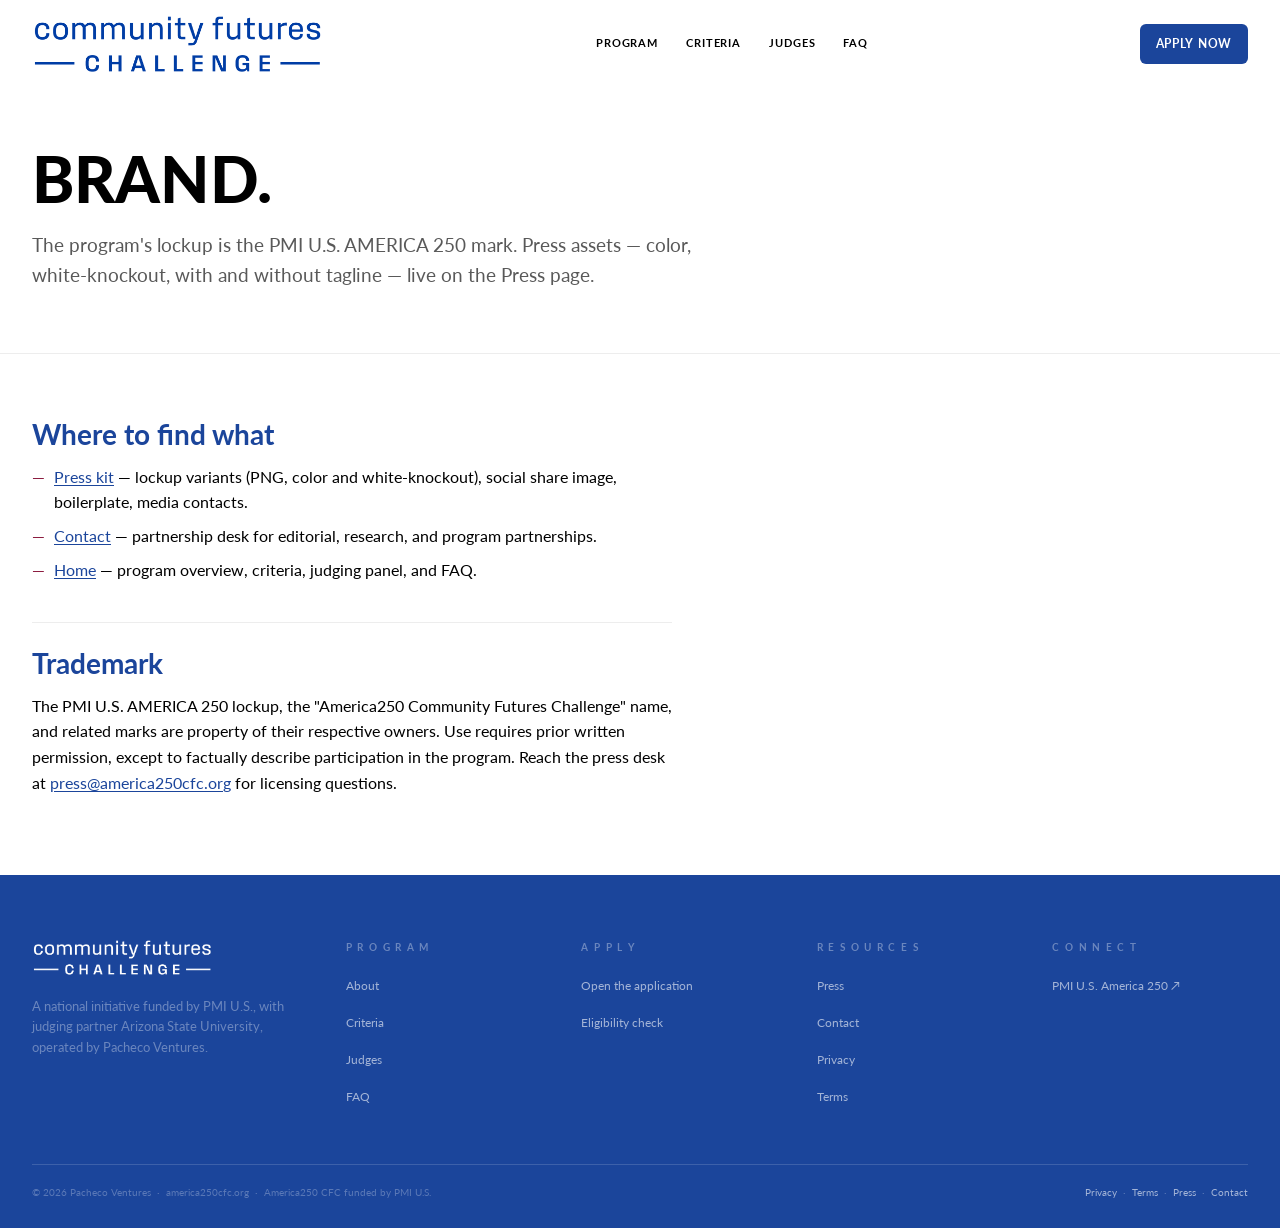
<file: brand/index.html>
<!doctype html>
<html lang="en">
<head>
<meta charset="utf-8" />

<!-- OneTrust Cookies Consent Notice start for america250cfc.org -->
<script src="https://cdn.cookielaw.org/scripttemplates/otSDKStub.js" data-document-language="true" type="text/javascript" charset="UTF-8" data-domain-script="01a01fb8-5856-70f4-a929-a46326e55f18-test" ></script>
<script type="text/javascript">
function OptanonWrapper() { }
</script>
<!-- OneTrust Cookies Consent Notice end for america250cfc.org -->

<meta name="viewport" content="width=device-width, initial-scale=1, viewport-fit=cover" />
<title>Brand — America250 Community Futures Challenge</title>
<meta name="description" content="The America250 Community Futures Challenge brand. Press assets and the program lockup live on the Press page." />
<meta name="theme-color" content="#1B459B" />
<meta name="robots" content="noindex,nofollow" />
<link rel="preconnect" href="https://fonts.googleapis.com" />
<link rel="preconnect" href="https://fonts.gstatic.com" crossorigin />
<link rel="stylesheet" href="/styles.css?v=16" />
<link rel="icon" type="image/svg+xml" href="/favicon.svg" />
<link rel="canonical" href="https://america250cfc.org/brand/" />
</head>
<body>

<a class="skip-link" href="#main">Skip to content</a>

<!-- ============== NAV ============== -->
<nav id="nav" class="nav" aria-label="Primary">
  <div class="nav__inner">
    <a href="/" class="nav__lockup" aria-label="America250 Community Futures Challenge — home">
      <img src="/assets/america250cfc-logo-blue.png" alt="America250 Community Futures Challenge" width="2281" height="468" />
    </a>
    <div class="nav__links" id="nav-links">
      <a href="/#program">Program</a>
      <a href="/#criteria">Criteria</a>
      <a href="/#judges">Judges</a>
      <a href="/#faq">FAQ</a>
    </div>
    <div class="nav__actions">
      <a class="btn btn--blue btn--sm nav__cta" href="/apply/">Apply now</a>
      <button class="nav__toggle" type="button" aria-controls="nav-links" aria-expanded="false" aria-label="Open menu">
        <span class="nav__toggle-bar" aria-hidden="true"></span>
        <span class="nav__toggle-bar" aria-hidden="true"></span>
        <span class="nav__toggle-bar" aria-hidden="true"></span>
      </button>
    </div>
  </div>
</nav>

<main id="main">

<header class="page">
  <div class="container">
    <h1 class="page__h">Brand.</h1>
    <p class="page__lede">
      The program's lockup is the PMI U.S. AMERICA 250 mark. Press assets — color, white-knockout, with and without tagline — live on the <a href="/press/">Press page</a>.
    </p>
  </div>
</header>

<section class="container">
  <div class="prose">
    <h2>Where to find what</h2>
    <ul>
      <li><a href="/press/">Press kit</a> — lockup variants (PNG, color and white-knockout), social share image, boilerplate, media contacts.</li>
      <li><a href="/contact/">Contact</a> — partnership desk for editorial, research, and program partnerships.</li>
      <li><a href="/">Home</a> — program overview, criteria, judging panel, and FAQ.</li>
    </ul>

    <h2>Trademark</h2>
    <p>The PMI U.S. AMERICA 250 lockup, the "America250 Community Futures Challenge" name, and related marks are property of their respective owners. Use requires prior written permission, except to factually describe participation in the program. Reach the press desk at <a href="mailto:press@america250cfc.org">press@america250cfc.org</a> for licensing questions.</p>
  </div>
</section>

</main>

<!-- ============== FOOTER ============== -->
<footer class="footer">
  <div class="container">
    <div class="footer__grid">
      <div class="footer__brand">
        <img src="/assets/america250cfc-logo-white.png" alt="America250 Community Futures Challenge" width="2281" height="468" />
        <p>A national initiative funded by PMI U.S., with judging partner Arizona State University, operated by Pacheco Ventures.</p>
      </div>
      <div class="footer__col">
        <h4>P&nbsp;R&nbsp;O&nbsp;G&nbsp;R&nbsp;A&nbsp;M</h4>
        <ul>
          <li><a href="/#program">About</a></li>
          <li><a href="/#criteria">Criteria</a></li>
          <li><a href="/#judges">Judges</a></li>
          <li><a href="/#faq">FAQ</a></li>
        </ul>
      </div>
      <div class="footer__col">
        <h4>A&nbsp;P&nbsp;P&nbsp;L&nbsp;Y</h4>
        <ul>
          <li><a href="/apply/">Open the application</a></li>
          <li><a href="/#faq">Eligibility check</a></li>
        </ul>
      </div>
      <div class="footer__col">
        <h4>R&nbsp;E&nbsp;S&nbsp;O&nbsp;U&nbsp;R&nbsp;C&nbsp;E&nbsp;S</h4>
        <ul>
          <li><a href="/press/">Press</a></li>
          <li><a href="/contact/">Contact</a></li>
          <li><a href="/privacy/">Privacy</a></li>
          <li><a href="/terms/">Terms</a></li>
        </ul>
      </div>
      <div class="footer__col">
        <h4>C&nbsp;O&nbsp;N&nbsp;N&nbsp;E&nbsp;C&nbsp;T</h4>
        <ul>
          <li><a href="https://www.uspmi.com" rel="noopener" target="_blank">PMI U.S. America 250 <span aria-hidden="true">↗</span></a></li>
        </ul>
      </div>
    </div>
    <div class="footer__legal">
      <span>© 2026 Pacheco Ventures &nbsp;·&nbsp; america250cfc.org &nbsp;·&nbsp; America250 CFC funded by PMI U.S.</span>
      <span><a href="/privacy/">Privacy</a> &nbsp;·&nbsp; <a href="/terms/">Terms</a> &nbsp;·&nbsp; <a href="/press/">Press</a> &nbsp;·&nbsp; <a href="/contact/">Contact</a></span>
    </div>
  </div>
</footer>

<script src="/script.js?v=8" defer></script>
</body>
</html>
</file>
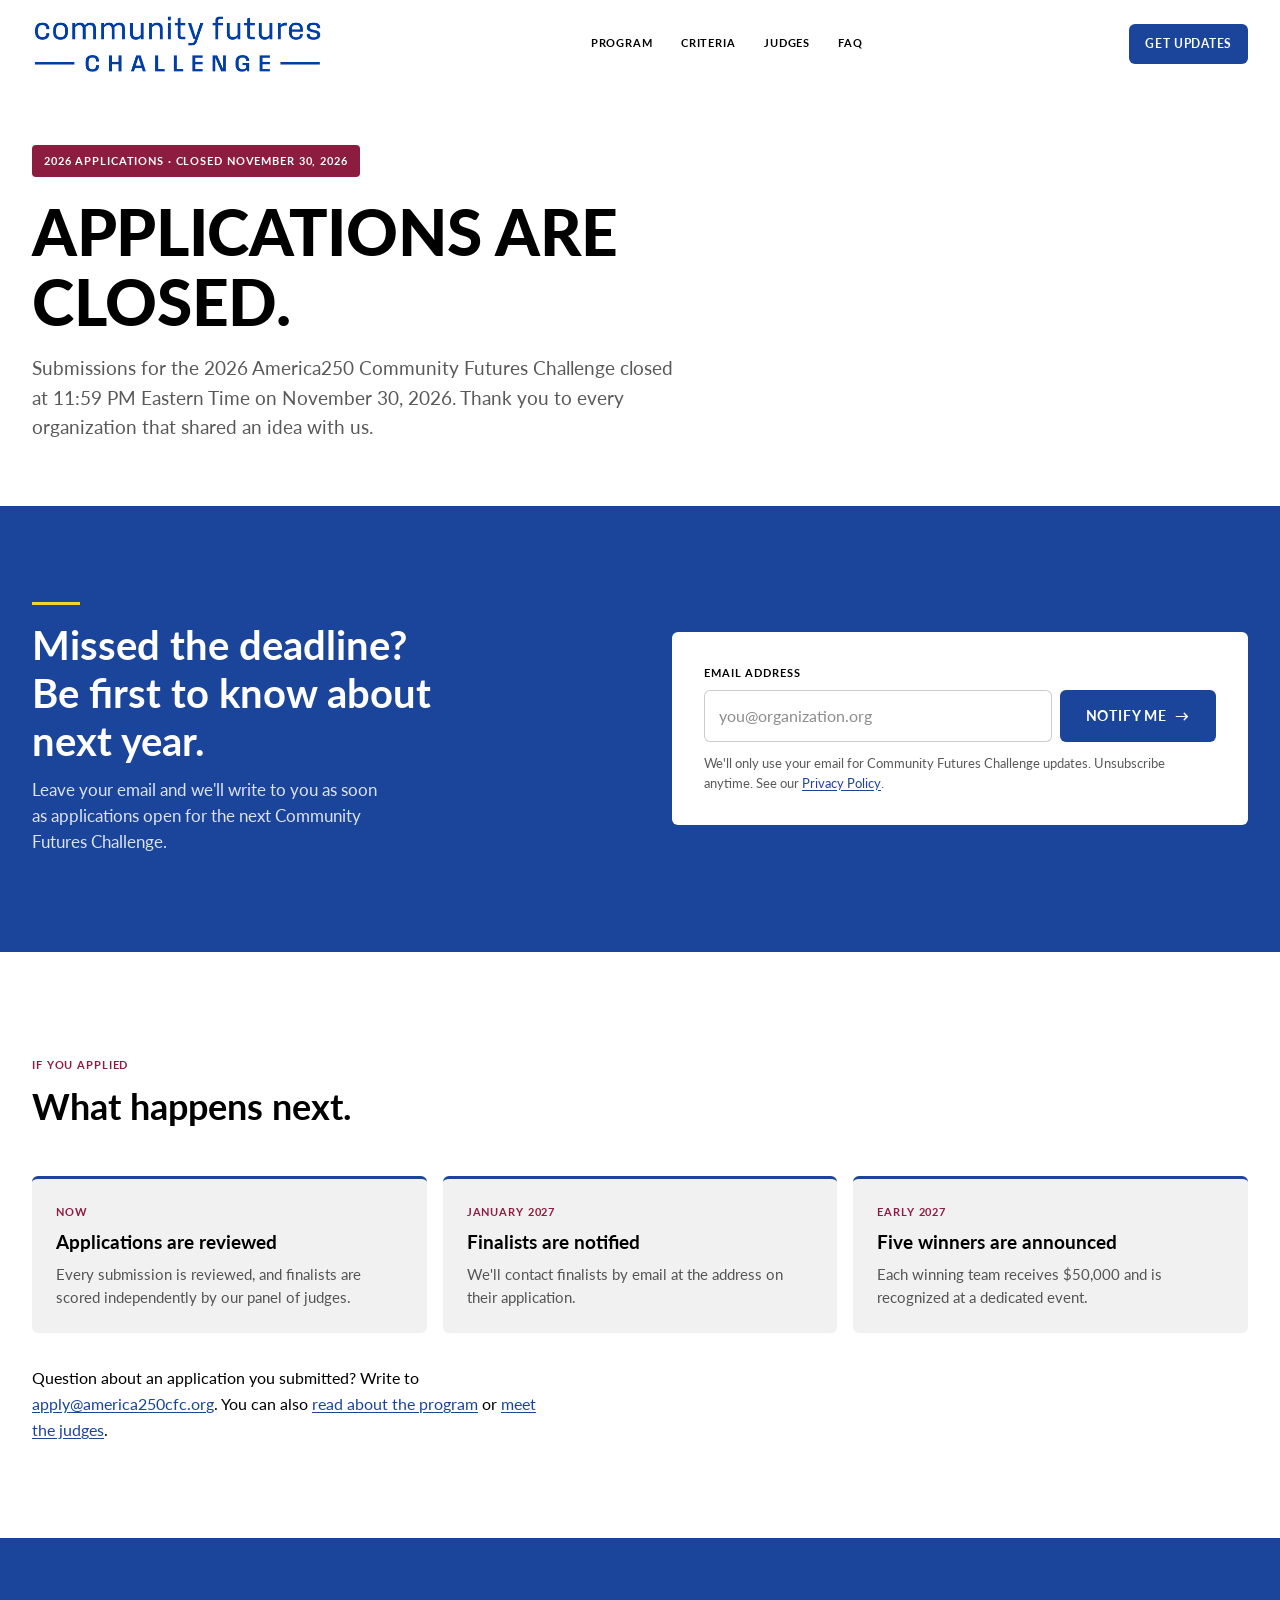
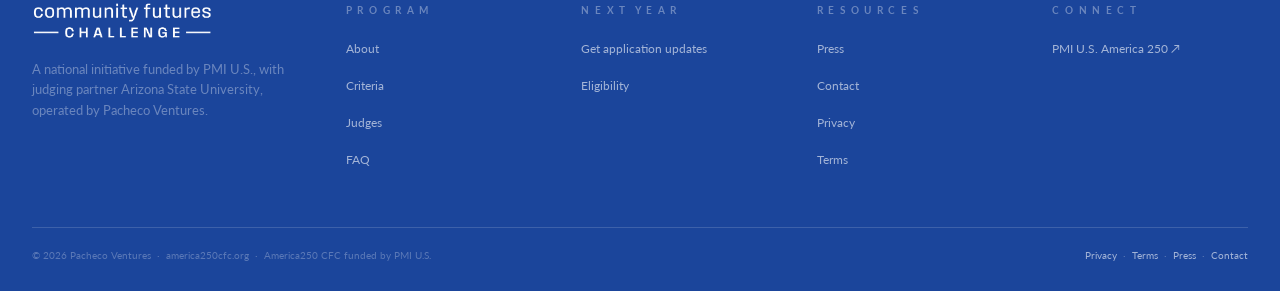
<file: closed/index.html>
<!doctype html>
<html lang="en">
<head>
<meta charset="utf-8" />

<!-- OneTrust Cookies Consent Notice start for america250cfc.org -->
<script src="https://cdn.cookielaw.org/scripttemplates/otSDKStub.js" data-document-language="true" type="text/javascript" charset="UTF-8" data-domain-script="01a01fb8-5856-70f4-a929-a46326e55f18-test" ></script>
<script type="text/javascript">
function OptanonWrapper() { }
</script>
<!-- OneTrust Cookies Consent Notice end for america250cfc.org -->

<meta name="viewport" content="width=device-width, initial-scale=1, viewport-fit=cover" />
<title>Applications closed — America250 Community Futures Challenge</title>
<meta name="description" content="Applications for the 2026 America250 Community Futures Challenge are closed. Sign up to hear when applications open for next year." />
<meta name="theme-color" content="#1B459B" />
<meta property="og:title" content="Applications closed — America250 Community Futures Challenge" />
<meta property="og:description" content="Applications for 2026 are closed. Sign up to hear when applications open for next year." />
<meta property="og:type" content="article" />
<meta property="og:url" content="https://america250cfc.org/closed/" />
<meta property="og:image" content="https://america250cfc.org/assets/og-image.jpg" />
<meta property="og:image:width" content="1200" />
<meta property="og:image:height" content="630" />
<meta property="og:image:alt" content="America250 Community Futures Challenge" />
<meta name="twitter:card" content="summary_large_image" />
<meta name="twitter:title" content="Applications closed — America250 Community Futures Challenge" />
<meta name="twitter:description" content="Applications for 2026 are closed. Sign up to hear when applications open for next year." />
<meta name="twitter:image" content="https://america250cfc.org/assets/og-image.jpg" />
<link rel="preconnect" href="https://fonts.googleapis.com" />
<link rel="preconnect" href="https://fonts.gstatic.com" crossorigin />
<link rel="stylesheet" href="/styles.css?v=16" />
<link rel="stylesheet" href="/closed/styles.css?v=1" />
<link rel="icon" type="image/svg+xml" href="/favicon.svg" />
<link rel="canonical" href="https://america250cfc.org/closed/" />
</head>
<body>

<a class="skip-link" href="#main">Skip to content</a>

<!-- ============== NAV ============== -->
<nav id="nav" class="nav" aria-label="Primary">
  <div class="nav__inner">
    <a href="/" class="nav__lockup" aria-label="America250 Community Futures Challenge — home">
      <img src="/assets/america250cfc-logo-blue.png" alt="America250 Community Futures Challenge" width="2281" height="468" />
    </a>
    <div class="nav__links" id="nav-links">
      <a href="/#program">Program</a>
      <a href="/#criteria">Criteria</a>
      <a href="/#judges">Judges</a>
      <a href="/#faq">FAQ</a>
    </div>
    <div class="nav__actions">
      <a class="btn btn--blue btn--sm nav__cta" href="#updates">Get updates</a>
      <button class="nav__toggle" type="button" aria-controls="nav-links" aria-expanded="false" aria-label="Open menu">
        <span class="nav__toggle-bar" aria-hidden="true"></span>
        <span class="nav__toggle-bar" aria-hidden="true"></span>
        <span class="nav__toggle-bar" aria-hidden="true"></span>
      </button>
    </div>
  </div>
</nav>

<main id="main">

<header class="page closed-hero">
  <div class="container">
    <span class="closed-tag">2026 applications · Closed November 30, 2026</span>
    <h1 class="page__h">Applications are closed.</h1>
    <p class="page__lede">
      Submissions for the 2026 America250 Community Futures Challenge closed at 11:59 PM Eastern Time on November 30, 2026. Thank you to every organization that shared an idea with us.
    </p>
  </div>
</header>

<!-- ============== NEXT-YEAR SIGNUP ============== -->
<section class="section section--blue closed-signup" id="updates" aria-labelledby="updates-title">
  <div class="container closed-signup__row">
    <div class="closed-signup__copy">
      <span class="rule-bar"></span>
      <h2 id="updates-title">Missed the deadline? Be first to know about next year.</h2>
      <p>Leave your email and we'll write to you as soon as applications open for the next Community Futures Challenge.</p>
    </div>
    <div class="closed-signup__card">
      <form class="closed-form" id="notify-form" data-source="next_cycle_2027" novalidate>
        <label for="notify-email">Email address</label>
        <div class="closed-form__row">
          <input id="notify-email" type="email" name="email" required placeholder="you@organization.org" autocomplete="email" />
          <button class="btn btn--blue btn--lg" type="submit">Notify me <span class="arr" aria-hidden="true">→</span></button>
        </div>
        <p class="closed-form__note">We'll only use your email for Community Futures Challenge updates. Unsubscribe anytime. See our <a href="/privacy/">Privacy Policy</a>.</p>
      </form>
      <p class="closed-form__success" id="notify-success" role="status" hidden>Thanks — you're on the list. We'll email you when applications open for next year.</p>
    </div>
  </div>
</section>

<!-- ============== WHAT HAPPENS NEXT ============== -->
<section class="section section--white" aria-labelledby="next-title">
  <div class="container">
    <div class="section__head">
      <span class="eyebrow eyebrow--accent">If you applied</span>
      <h2 class="closed-h2" id="next-title">What happens next.</h2>
    </div>
    <ol class="closed-steps">
      <li class="closed-step">
        <span class="closed-step__when">Now</span>
        <h3>Applications are reviewed</h3>
        <p>Every submission is reviewed, and finalists are scored independently by our panel of judges.</p>
      </li>
      <li class="closed-step">
        <span class="closed-step__when">January 2027</span>
        <h3>Finalists are notified</h3>
        <p>We'll contact finalists by email at the address on their application.</p>
      </li>
      <li class="closed-step">
        <span class="closed-step__when">Early 2027</span>
        <h3>Five winners are announced</h3>
        <p>Each winning team receives $50,000 and is recognized at a dedicated event.</p>
      </li>
    </ol>
    <p class="closed-help">
      Question about an application you submitted? Write to <a href="mailto:apply@america250cfc.org">apply@america250cfc.org</a>. You can also <a href="/#program">read about the program</a> or <a href="/#judges">meet the judges</a>.
    </p>
  </div>
</section>

</main>

<!-- ============== FOOTER ============== -->
<footer class="footer">
  <div class="container">
    <div class="footer__grid">
      <div class="footer__brand">
        <img src="/assets/america250cfc-logo-white.png" alt="America250 Community Futures Challenge" width="2281" height="468" />
        <p>A national initiative funded by PMI U.S., with judging partner Arizona State University, operated by Pacheco Ventures.</p>
      </div>
      <div class="footer__col">
        <h4>P&nbsp;R&nbsp;O&nbsp;G&nbsp;R&nbsp;A&nbsp;M</h4>
        <ul>
          <li><a href="/#program">About</a></li>
          <li><a href="/#criteria">Criteria</a></li>
          <li><a href="/#judges">Judges</a></li>
          <li><a href="/#faq">FAQ</a></li>
        </ul>
      </div>
      <div class="footer__col">
        <h4>N&nbsp;E&nbsp;X&nbsp;T&nbsp;&nbsp;Y&nbsp;E&nbsp;A&nbsp;R</h4>
        <ul>
          <li><a href="#updates">Get application updates</a></li>
          <li><a href="/#faq">Eligibility</a></li>
        </ul>
      </div>
      <div class="footer__col">
        <h4>R&nbsp;E&nbsp;S&nbsp;O&nbsp;U&nbsp;R&nbsp;C&nbsp;E&nbsp;S</h4>
        <ul>
          <li><a href="/press/">Press</a></li>
          <li><a href="/contact/">Contact</a></li>
          <li><a href="/privacy/">Privacy</a></li>
          <li><a href="/terms/">Terms</a></li>
        </ul>
      </div>
      <div class="footer__col">
        <h4>C&nbsp;O&nbsp;N&nbsp;N&nbsp;E&nbsp;C&nbsp;T</h4>
        <ul>
          <li><a href="https://www.uspmi.com" rel="noopener" target="_blank">PMI U.S. America 250 <span aria-hidden="true">↗</span></a></li>
        </ul>
      </div>
    </div>
    <div class="footer__legal">
      <span>© 2026 Pacheco Ventures &nbsp;·&nbsp; america250cfc.org &nbsp;·&nbsp; America250 CFC funded by PMI U.S.</span>
      <span><a href="/privacy/">Privacy</a> &nbsp;·&nbsp; <a href="/terms/">Terms</a> &nbsp;·&nbsp; <a href="/press/">Press</a> &nbsp;·&nbsp; <a href="/contact/">Contact</a></span>
    </div>
  </div>
</footer>

<script src="/script.js?v=11" defer></script>
</body>
</html>
</file>
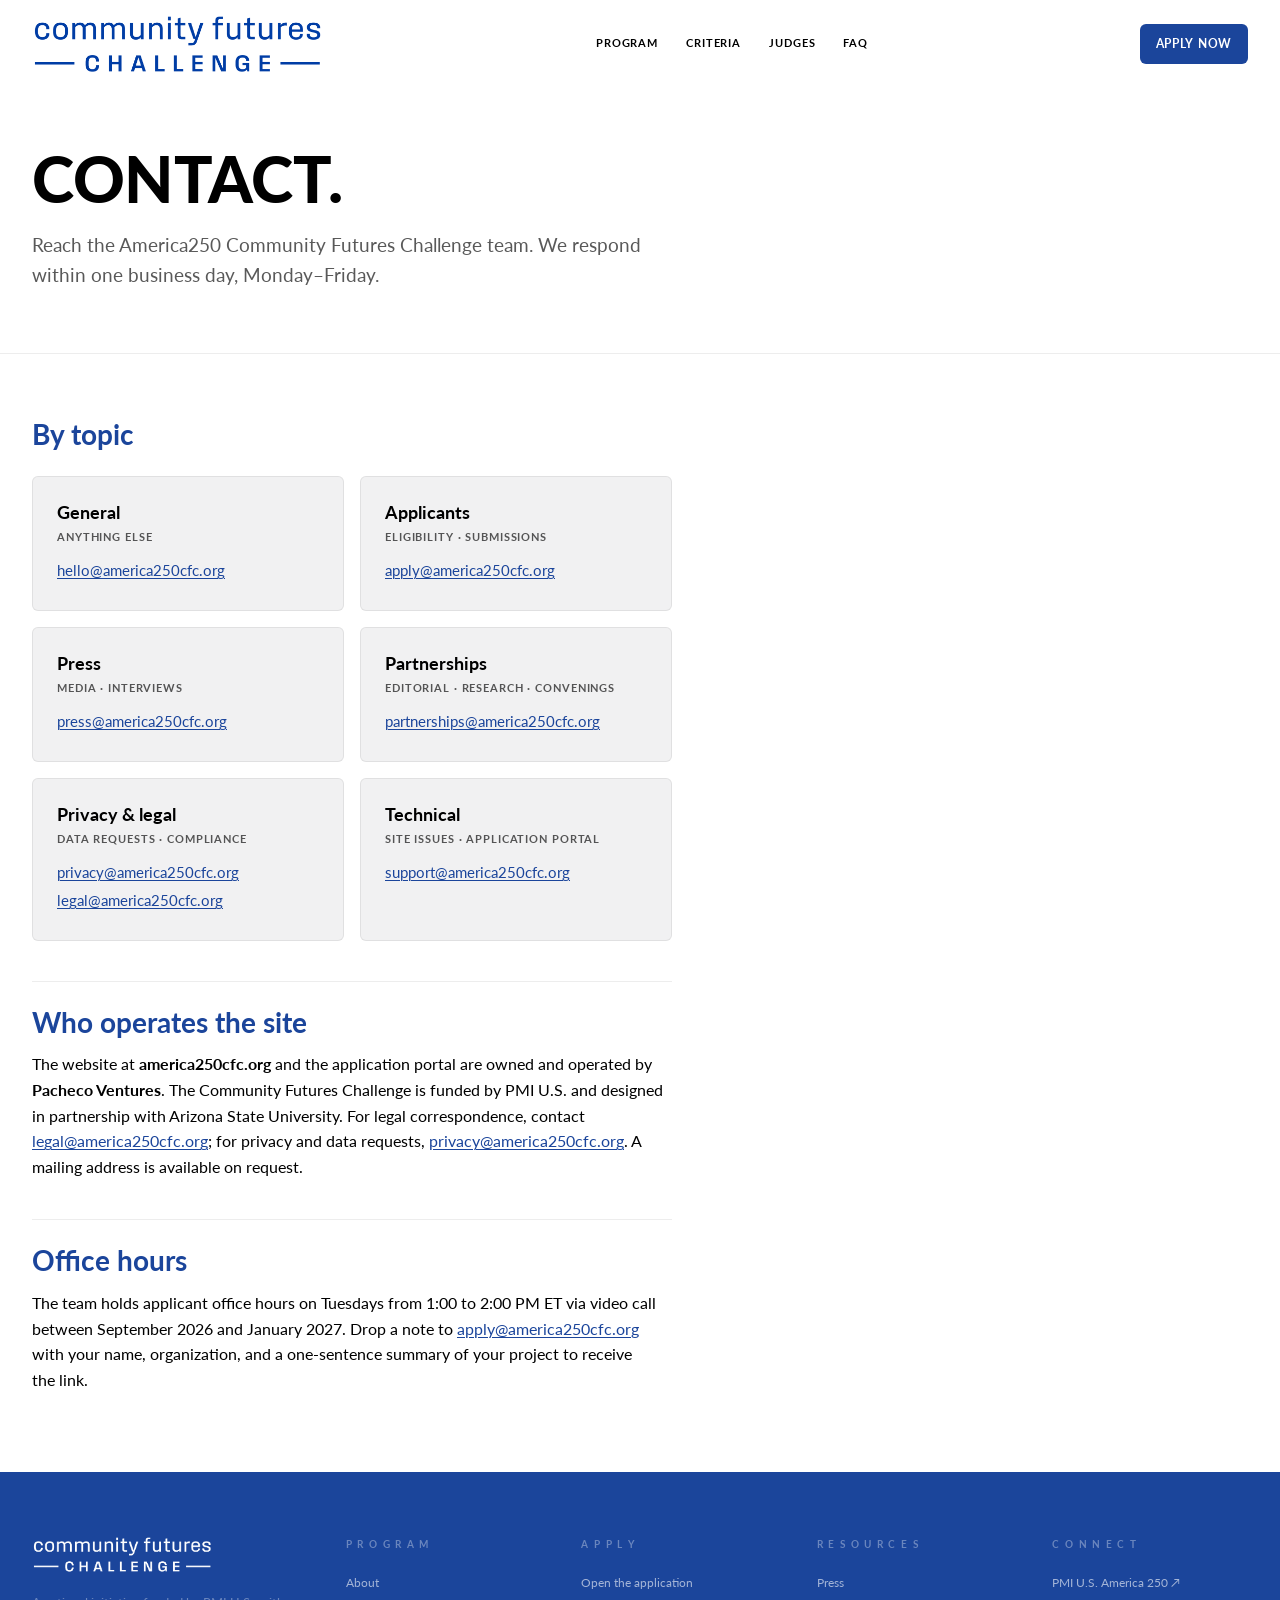
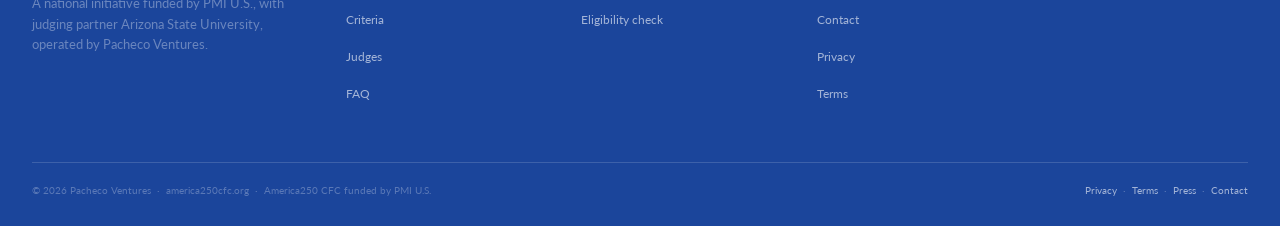
<file: contact/index.html>
<!doctype html>
<html lang="en">
<head>
<meta charset="utf-8" />

<!-- OneTrust Cookies Consent Notice start for america250cfc.org -->
<script src="https://cdn.cookielaw.org/scripttemplates/otSDKStub.js" data-document-language="true" type="text/javascript" charset="UTF-8" data-domain-script="01a01fb8-5856-70f4-a929-a46326e55f18-test" ></script>
<script type="text/javascript">
function OptanonWrapper() { }
</script>
<!-- OneTrust Cookies Consent Notice end for america250cfc.org -->

<meta name="viewport" content="width=device-width, initial-scale=1, viewport-fit=cover" />
<title>Contact — America250 Community Futures Challenge</title>
<meta name="description" content="Contact the America250 Community Futures Challenge team — applicants, partners, press, and general inquiries." />
<meta name="theme-color" content="#1B459B" />
<meta property="og:title" content="Contact — America250 Community Futures Challenge" />
<meta property="og:description" content="Get in touch with the America250 Community Futures Challenge team." />
<meta property="og:type" content="article" />
<meta property="og:url" content="https://america250cfc.org/contact/" />
<meta property="og:image" content="https://america250cfc.org/assets/og-image.jpg" />
<meta property="og:image:width" content="1200" />
<meta property="og:image:height" content="630" />
<meta property="og:image:alt" content="America250 Community Futures Challenge" />
<meta name="twitter:card" content="summary_large_image" />
<meta name="twitter:title" content="Contact — America250 Community Futures Challenge" />
<meta name="twitter:description" content="Reach the team — applicants, partners, press, and general inquiries." />
<meta name="twitter:image" content="https://america250cfc.org/assets/og-image.jpg" />
<link rel="preconnect" href="https://fonts.googleapis.com" />
<link rel="preconnect" href="https://fonts.gstatic.com" crossorigin />
<link rel="stylesheet" href="/styles.css?v=16" />
<link rel="icon" type="image/svg+xml" href="/favicon.svg" />
<link rel="canonical" href="https://america250cfc.org/contact/" />
</head>
<body>

<a class="skip-link" href="#main">Skip to content</a>

<!-- ============== NAV ============== -->
<nav id="nav" class="nav" aria-label="Primary">
  <div class="nav__inner">
    <a href="/" class="nav__lockup" aria-label="America250 Community Futures Challenge — home">
      <img src="/assets/america250cfc-logo-blue.png" alt="America250 Community Futures Challenge" width="2281" height="468" />
    </a>
    <div class="nav__links" id="nav-links">
      <a href="/#program">Program</a>
      <a href="/#criteria">Criteria</a>
      <a href="/#judges">Judges</a>
      <a href="/#faq">FAQ</a>
    </div>
    <div class="nav__actions">
      <a class="btn btn--blue btn--sm nav__cta" href="/apply/">Apply now</a>
      <button class="nav__toggle" type="button" aria-controls="nav-links" aria-expanded="false" aria-label="Open menu">
        <span class="nav__toggle-bar" aria-hidden="true"></span>
        <span class="nav__toggle-bar" aria-hidden="true"></span>
        <span class="nav__toggle-bar" aria-hidden="true"></span>
      </button>
    </div>
  </div>
</nav>

<main id="main">

<header class="page">
  <div class="container">
    <h1 class="page__h">Contact.</h1>
    <p class="page__lede">
      Reach the America250 Community Futures Challenge team. We respond within one business day, Monday–Friday.
    </p>
  </div>
</header>

<section class="container">
  <div class="prose">

    <h2>By topic</h2>

    <div class="contacts">
      <article class="contact-card">
        <h3>General</h3>
        <div class="role">Anything else</div>
        <a class="email" href="mailto:hello@america250cfc.org">hello@america250cfc.org</a>
      </article>
      <article class="contact-card">
        <h3>Applicants</h3>
        <div class="role">Eligibility · Submissions</div>
        <a class="email" href="mailto:apply@america250cfc.org">apply@america250cfc.org</a>
      </article>
      <article class="contact-card">
        <h3>Press</h3>
        <div class="role">Media · Interviews</div>
        <a class="email" href="mailto:press@america250cfc.org">press@america250cfc.org</a>
      </article>
      <article class="contact-card">
        <h3>Partnerships</h3>
        <div class="role">Editorial · Research · Convenings</div>
        <a class="email" href="mailto:partnerships@america250cfc.org">partnerships@america250cfc.org</a>
      </article>
      <article class="contact-card">
        <h3>Privacy &amp; legal</h3>
        <div class="role">Data requests · Compliance</div>
        <a class="email" href="mailto:privacy@america250cfc.org">privacy@america250cfc.org</a>
        <a class="email" href="mailto:legal@america250cfc.org">legal@america250cfc.org</a>
      </article>
      <article class="contact-card">
        <h3>Technical</h3>
        <div class="role">Site issues · Application portal</div>
        <a class="email" href="mailto:support@america250cfc.org">support@america250cfc.org</a>
      </article>
    </div>

    <h2>Who operates the site</h2>
    <p>
      The website at <strong>america250cfc.org</strong> and the application portal are owned and operated by <strong>Pacheco Ventures</strong>. The Community Futures Challenge is funded by PMI U.S. and designed in partnership with Arizona State University. For legal correspondence, contact <a href="mailto:legal@america250cfc.org">legal@america250cfc.org</a>; for privacy and data requests, <a href="mailto:privacy@america250cfc.org">privacy@america250cfc.org</a>. A mailing address is available on request.
    </p>

    <h2>Office hours</h2>
    <p>The team holds applicant office hours on Tuesdays from 1:00 to 2:00 PM ET via video call between September 2026 and January 2027. Drop a note to <a href="mailto:apply@america250cfc.org">apply@america250cfc.org</a> with your name, organization, and a one-sentence summary of your project to receive the link.</p>

  </div>
</section>

</main>

<!-- ============== FOOTER ============== -->
<footer class="footer">
  <div class="container">
    <div class="footer__grid">
      <div class="footer__brand">
        <img src="/assets/america250cfc-logo-white.png" alt="America250 Community Futures Challenge" width="2281" height="468" />
        <p>A national initiative funded by PMI U.S., with judging partner Arizona State University, operated by Pacheco Ventures.</p>
      </div>
      <div class="footer__col">
        <h4>P&nbsp;R&nbsp;O&nbsp;G&nbsp;R&nbsp;A&nbsp;M</h4>
        <ul>
          <li><a href="/#program">About</a></li>
          <li><a href="/#criteria">Criteria</a></li>
          <li><a href="/#judges">Judges</a></li>
          <li><a href="/#faq">FAQ</a></li>
        </ul>
      </div>
      <div class="footer__col">
        <h4>A&nbsp;P&nbsp;P&nbsp;L&nbsp;Y</h4>
        <ul>
          <li><a href="/apply/">Open the application</a></li>
          <li><a href="/#faq">Eligibility check</a></li>
        </ul>
      </div>
      <div class="footer__col">
        <h4>R&nbsp;E&nbsp;S&nbsp;O&nbsp;U&nbsp;R&nbsp;C&nbsp;E&nbsp;S</h4>
        <ul>
          <li><a href="/press/">Press</a></li>
          <li><a href="/contact/">Contact</a></li>
          <li><a href="/privacy/">Privacy</a></li>
          <li><a href="/terms/">Terms</a></li>
        </ul>
      </div>
      <div class="footer__col">
        <h4>C&nbsp;O&nbsp;N&nbsp;N&nbsp;E&nbsp;C&nbsp;T</h4>
        <ul>
          <li><a href="https://www.uspmi.com" rel="noopener" target="_blank">PMI U.S. America 250 <span aria-hidden="true">↗</span></a></li>
        </ul>
      </div>
    </div>
    <div class="footer__legal">
      <span>© 2026 Pacheco Ventures &nbsp;·&nbsp; america250cfc.org &nbsp;·&nbsp; America250 CFC funded by PMI U.S.</span>
      <span><a href="/privacy/">Privacy</a> &nbsp;·&nbsp; <a href="/terms/">Terms</a> &nbsp;·&nbsp; <a href="/press/">Press</a> &nbsp;·&nbsp; <a href="/contact/">Contact</a></span>
    </div>
  </div>
</footer>

<script src="/script.js?v=8" defer></script>
</body>
</html>
</file>
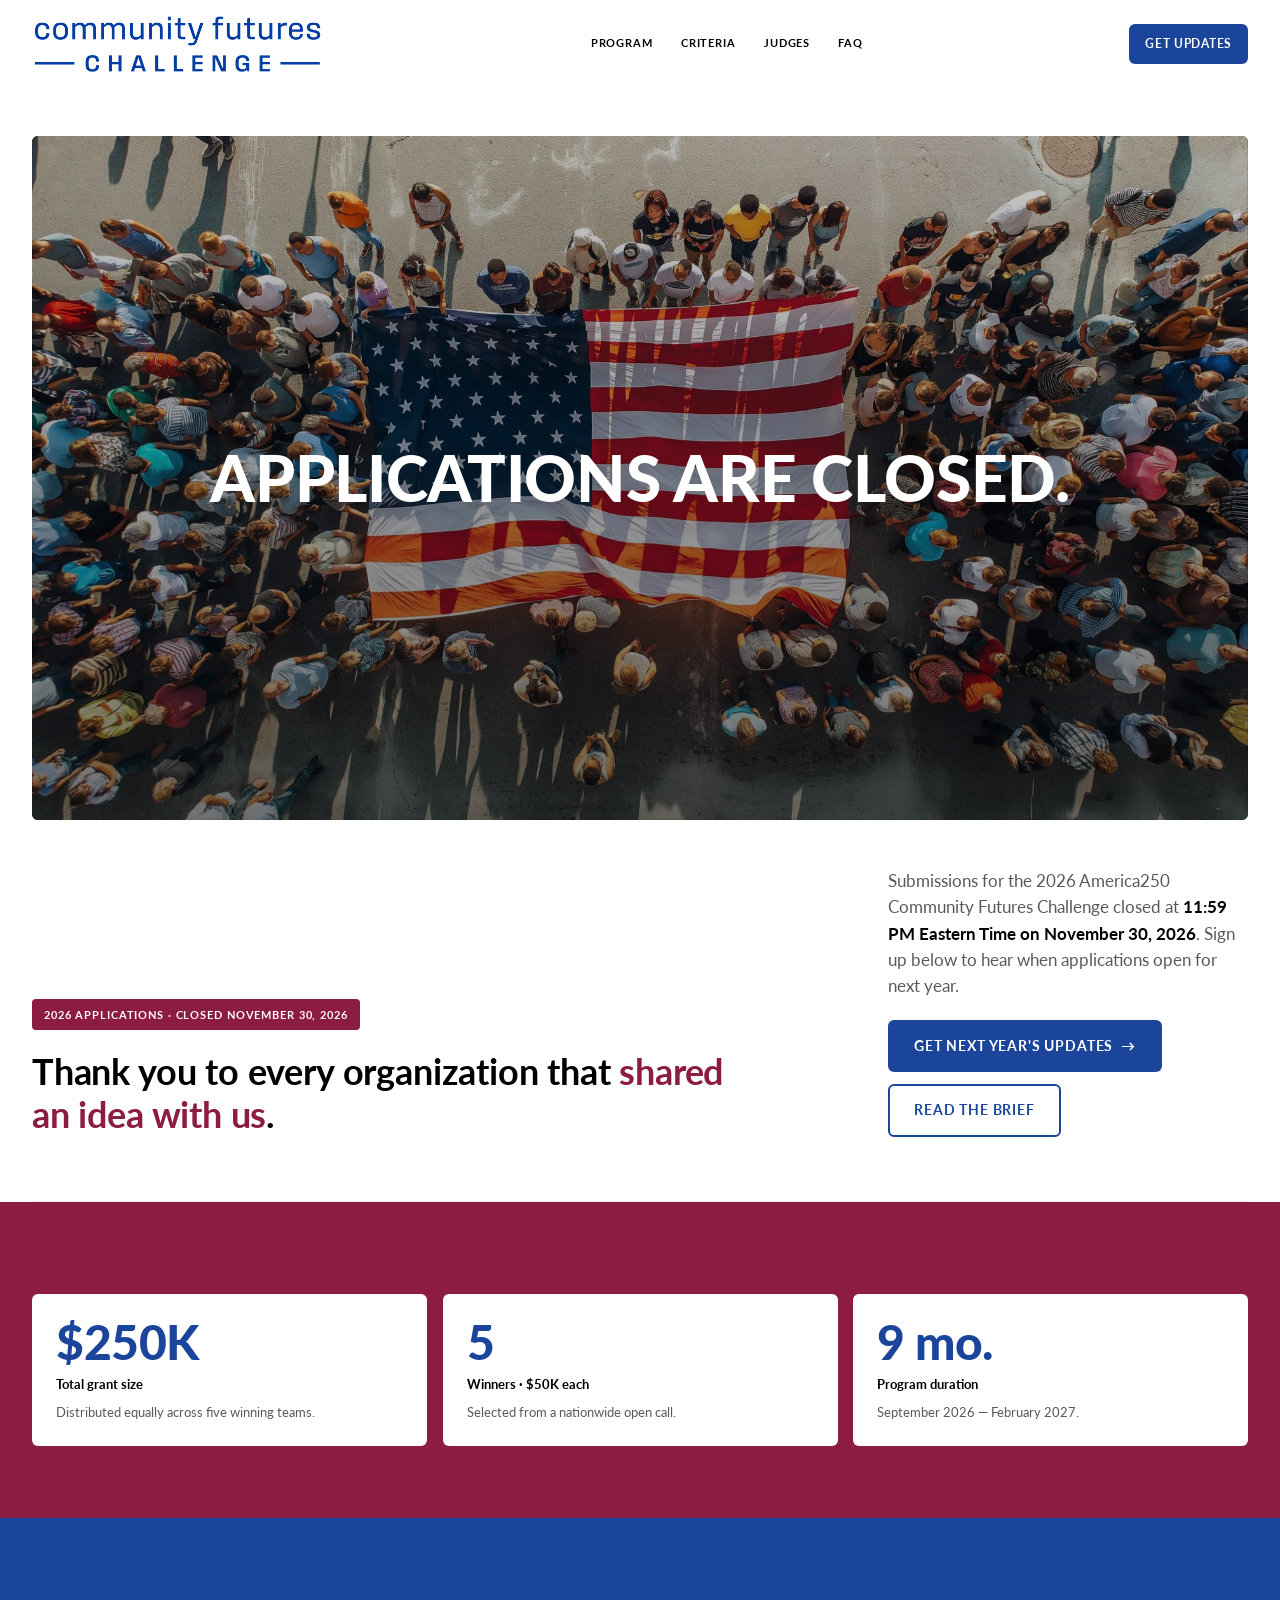
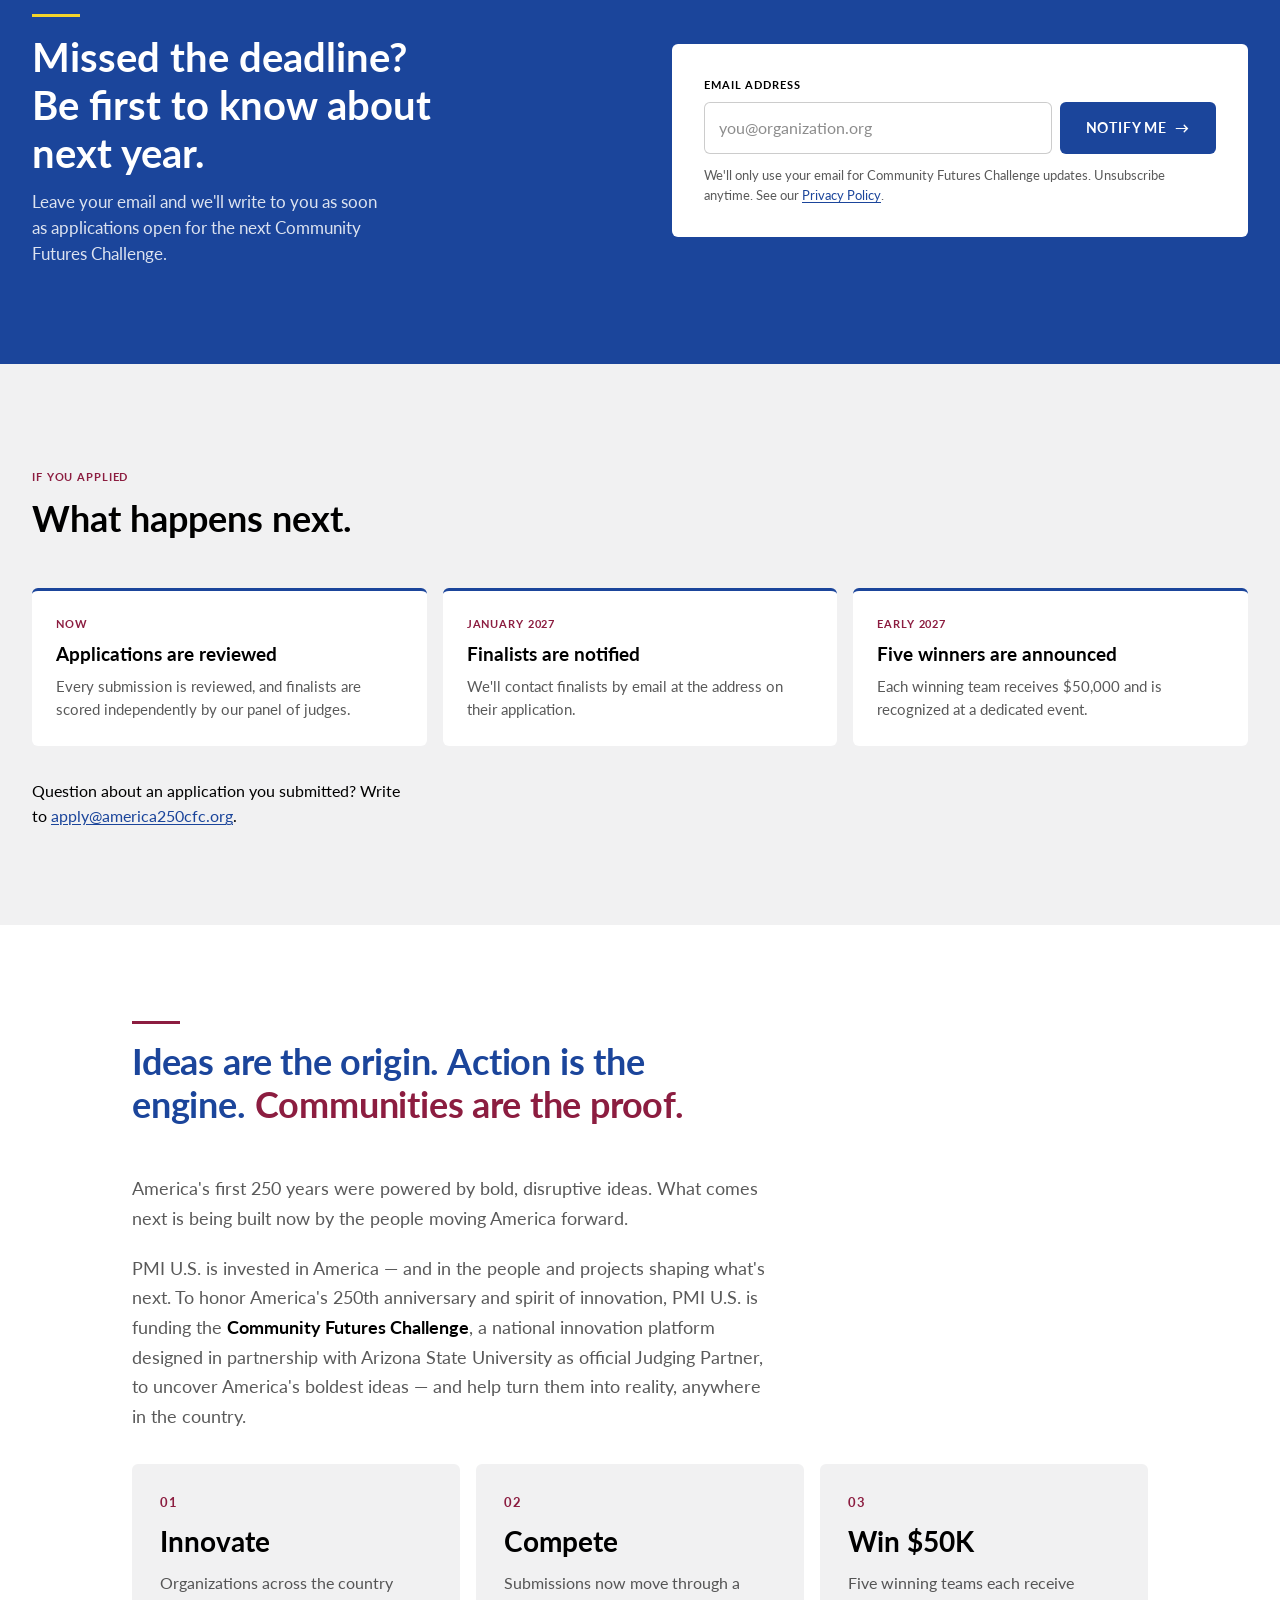
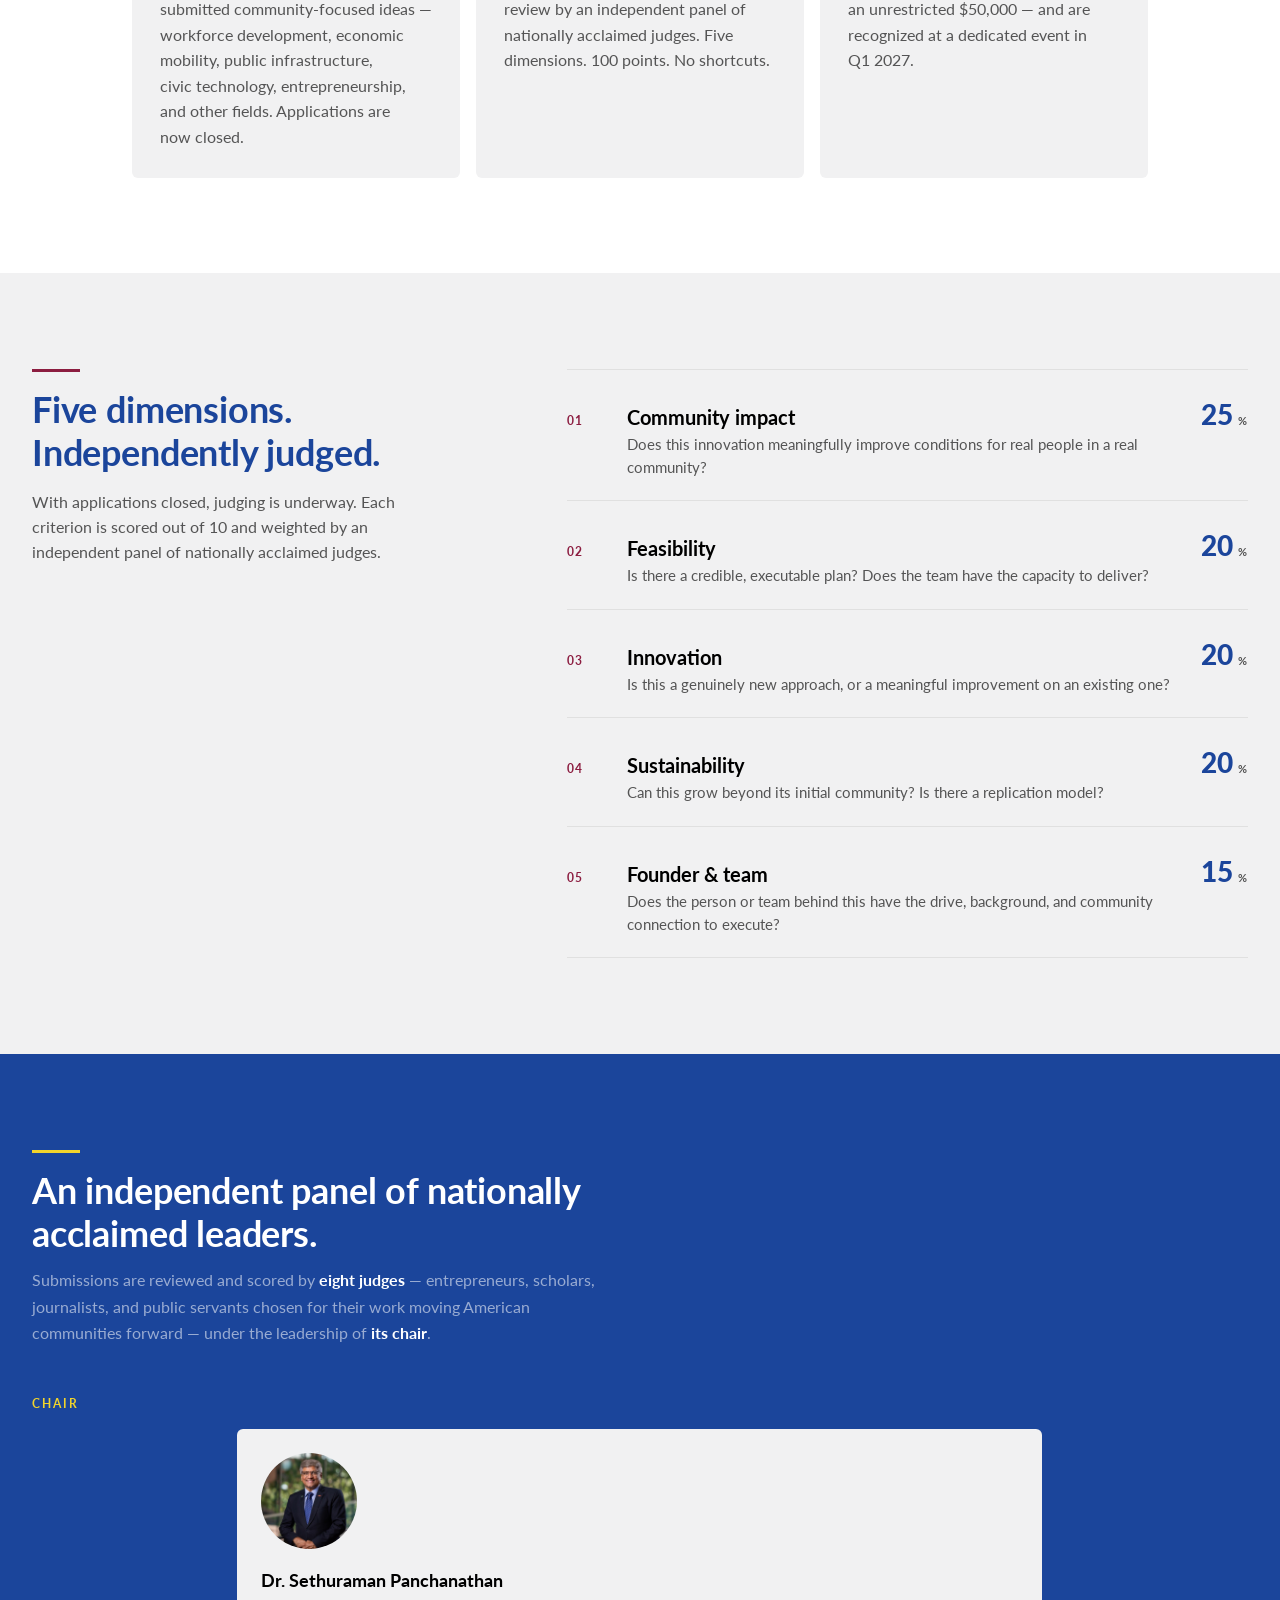
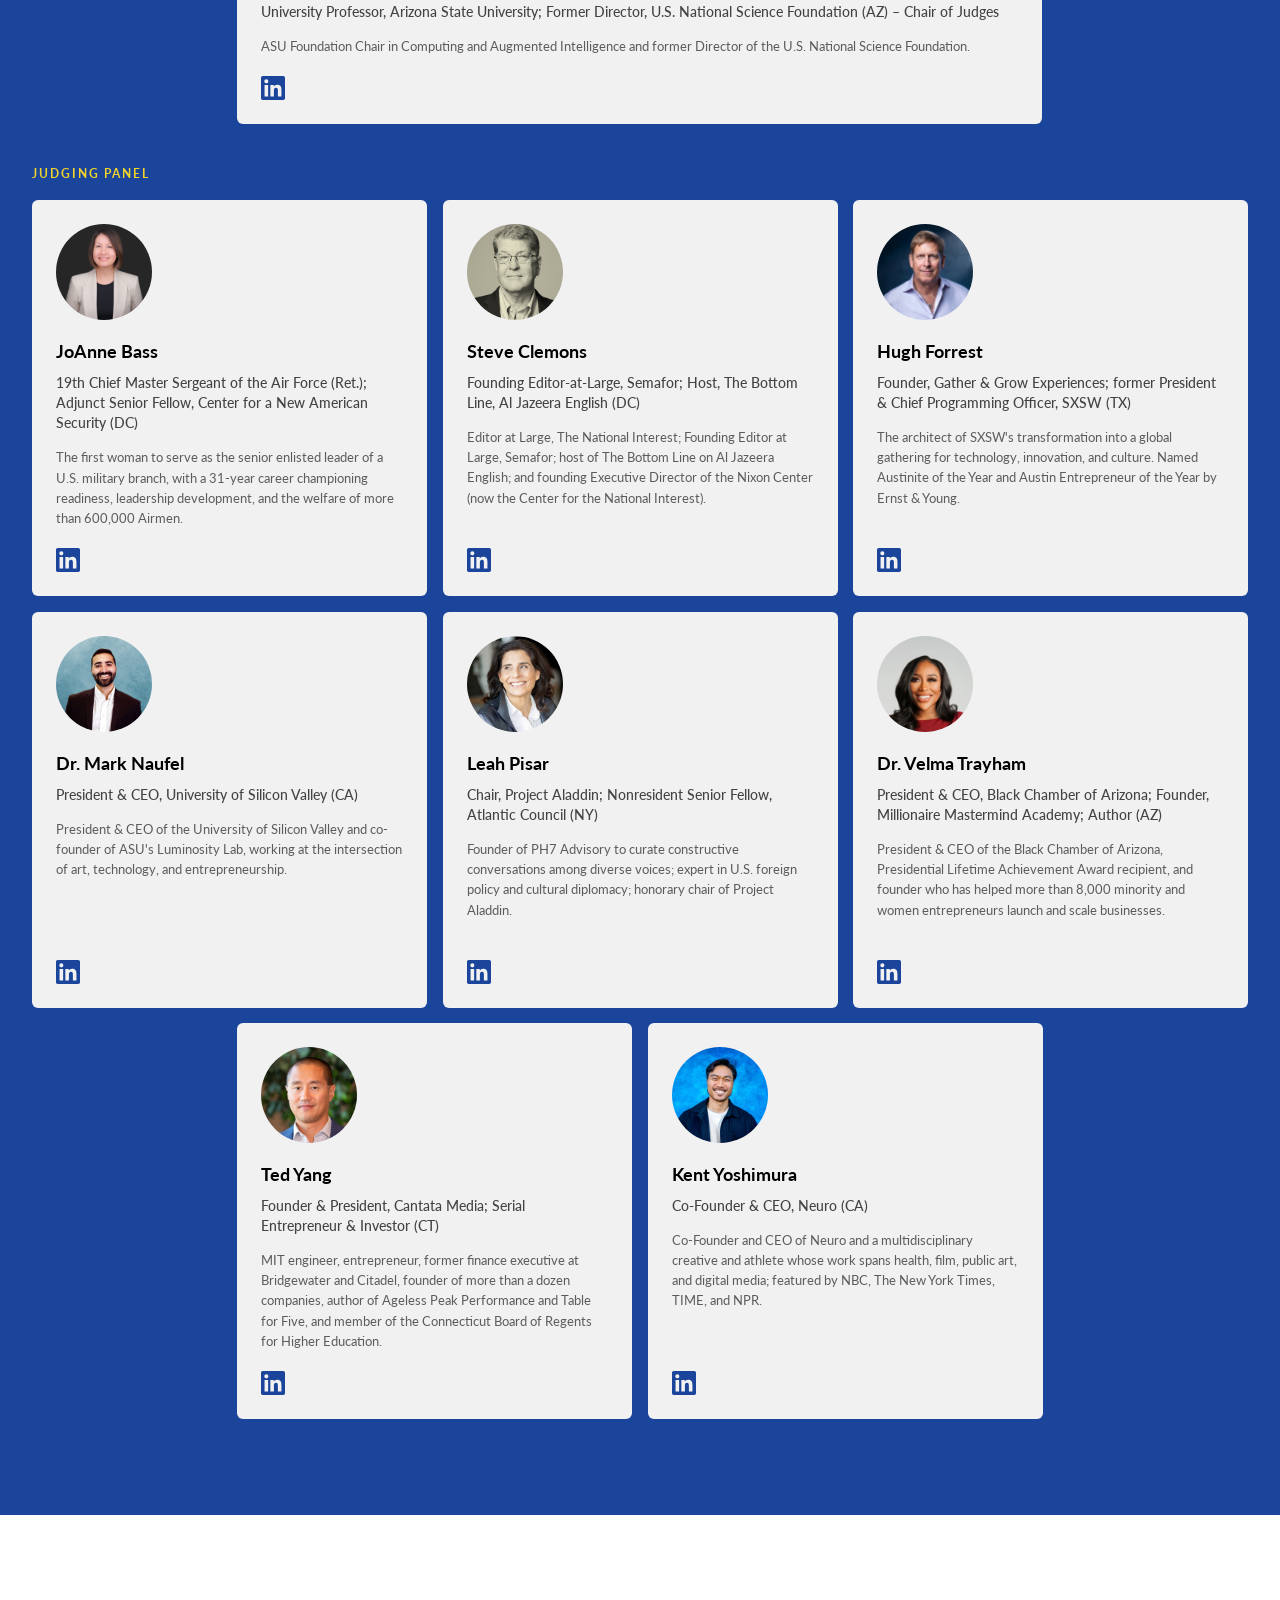
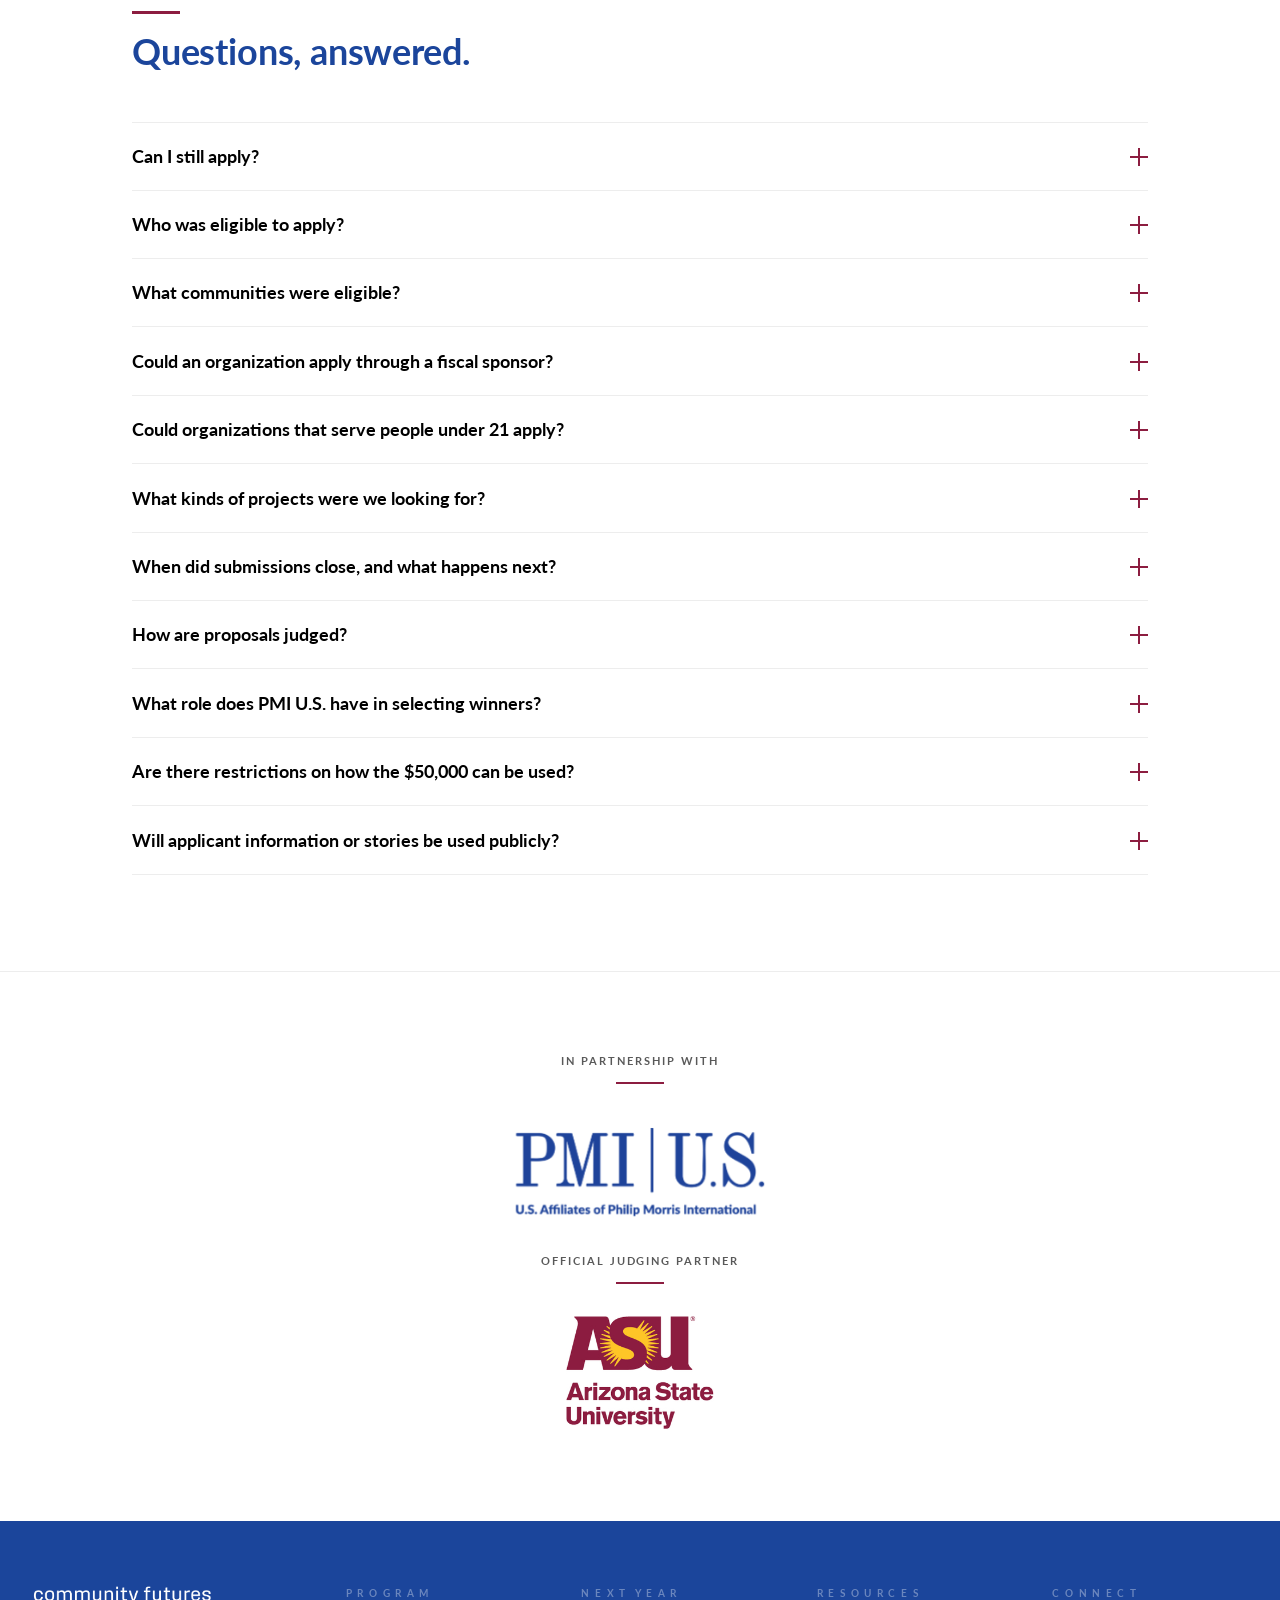
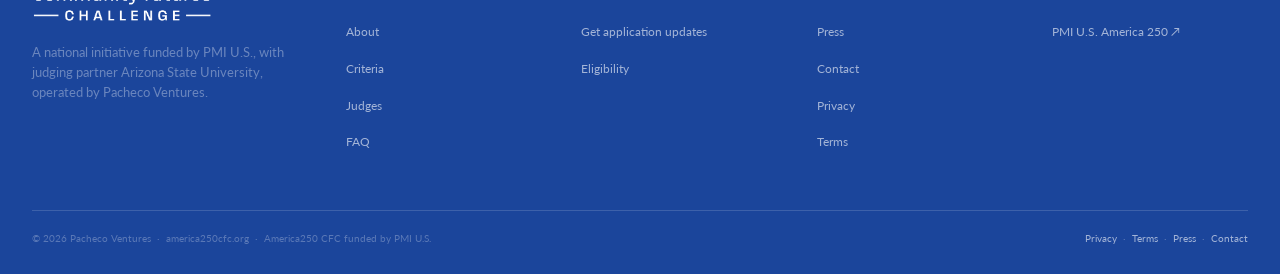
<file: demo/index.html>
<!doctype html>
<html lang="en">
<head>
<meta charset="utf-8" />

<!-- OneTrust Cookies Consent Notice start for america250cfc.org -->
<script src="https://cdn.cookielaw.org/scripttemplates/otSDKStub.js" data-document-language="true" type="text/javascript" charset="UTF-8" data-domain-script="01a01fb8-5856-70f4-a929-a46326e55f18-test" ></script>
<script type="text/javascript">
function OptanonWrapper() { }
</script>
<!-- OneTrust Cookies Consent Notice end for america250cfc.org -->

<meta name="viewport" content="width=device-width, initial-scale=1, viewport-fit=cover" />
<title>Applications closed — America250 Community Futures Challenge</title>
<meta name="description" content="Applications for the 2026 America250 Community Futures Challenge are closed. Sign up to hear when applications open for next year." />
<meta name="theme-color" content="#1B459B" />
<meta name="robots" content="noindex,nofollow" />
<meta property="og:title" content="Applications closed — America250 Community Futures Challenge" />
<meta property="og:description" content="Applications for 2026 are closed. Sign up to hear when applications open for next year." />
<meta property="og:type" content="website" />
<meta property="og:url" content="https://america250cfc.org/demo/" />
<meta property="og:image" content="https://america250cfc.org/assets/og-image.jpg" />
<meta property="og:image:width" content="1200" />
<meta property="og:image:height" content="630" />
<meta property="og:image:alt" content="America250 Community Futures Challenge" />
<meta name="twitter:card" content="summary_large_image" />
<meta name="twitter:title" content="Applications closed — America250 Community Futures Challenge" />
<meta name="twitter:description" content="Applications for 2026 are closed. Sign up to hear when applications open for next year." />
<meta name="twitter:image" content="https://america250cfc.org/assets/og-image.jpg" />
<link rel="preconnect" href="https://fonts.googleapis.com" />
<link rel="preconnect" href="https://fonts.gstatic.com" crossorigin />
<link rel="stylesheet" href="/styles.css?v=21" />
<link rel="stylesheet" href="/demo/styles.css?v=2" />
<link rel="icon" type="image/svg+xml" href="/favicon.svg" />
<link rel="canonical" href="https://america250cfc.org/demo/" />
<link rel="preload" as="image" href="/assets/hero-cfc.jpg" />
</head>
<body>

<a class="skip-link" href="#main">Skip to content</a>

<!-- ====================================================================
     SUPRA-HEADER: "Presented by ASU"
     STATUS: feature-flagged off pending PMI/ASU contract sign-off.
     TO ENABLE: remove the surrounding HTML comment around the .supra-bar
     element. No other change needed; CSS is already in styles.css.
     ==================================================================== -->
<!--
<div class="supra-bar" role="region" aria-label="Presented by">
  <div class="supra-bar__inner">
    <span class="supra-bar__label">Presented by</span>
    <span class="supra-bar__brand">Arizona State University</span>
  </div>
</div>
-->

<!-- ============== NAV ============== -->
<!-- America250 CFC nav lockup. -->
<nav id="nav" class="nav" aria-label="Primary">
  <div class="nav__inner">
    <a href="#top" class="nav__lockup" aria-label="America250 Community Futures Challenge — home">
      <img src="/assets/america250cfc-logo-blue.png" alt="America250 Community Futures Challenge" width="2281" height="468" />
    </a>
    <div class="nav__links" id="nav-links">
      <a href="#program">Program</a>
      <a href="#criteria">Criteria</a>
      <a href="#judges">Judges</a>
      <a href="#faq">FAQ</a>
    </div>
    <div class="nav__actions">
      <a class="btn btn--blue btn--sm nav__cta" href="#updates">Get updates</a>
      <button class="nav__toggle" type="button" aria-controls="nav-links" aria-expanded="false" aria-label="Open menu">
        <span class="nav__toggle-bar" aria-hidden="true"></span>
        <span class="nav__toggle-bar" aria-hidden="true"></span>
        <span class="nav__toggle-bar" aria-hidden="true"></span>
      </button>
    </div>
  </div>
</nav>

<main id="main">
<a id="top" class="jump-anchor" aria-hidden="true"></a>

<!-- ============== HERO ============== -->
<header class="hero">
  <div class="hero__inner">
    <div class="hero__poster reveal">
      <img src="/assets/hero-cfc.jpg" alt="The communities, founders, and changemakers the Community Futures Challenge is built for." />
      <div class="hero__overlay">
        <h1 class="hero__h1">Applications are closed.</h1>
      </div>
    </div>

    <div class="hero__deck reveal">
      <div class="hero__deck-left">
        <span class="closed-tag">2026 applications · Closed November 30, 2026</span>
        <h2 class="h2">Thank you to every organization that <em>shared an idea with us</em>.</h2>
      </div>
      <div class="hero__deck-right">
        <p>Submissions for the 2026 America250 Community Futures Challenge closed at <strong>11:59 PM Eastern Time on November 30, 2026</strong>. Sign up below to hear when applications open for next year.</p>
        <div class="btn-row">
          <a class="btn btn--blue btn--lg" href="#updates">Get next year's updates <span class="arr" aria-hidden="true">→</span></a>
          <a class="btn btn--ghost-blue btn--lg" href="#program">Read the brief</a>
        </div>
      </div>
    </div>
  </div>

  <!-- Stat ribbon — three cards (cities stat removed per direction) -->
  <div class="stat-ribbon">
    <div class="stat-ribbon__inner">
      <div class="stat-ribbon__grid stat-ribbon__grid--3 reveal-stagger">
        <div class="stat-card">
          <div class="stat-card__num">$250K</div>
          <div class="stat-card__lab">Total grant size</div>
          <div class="stat-card__desc">Distributed equally across five winning teams.</div>
        </div>
        <div class="stat-card">
          <div class="stat-card__num">5</div>
          <div class="stat-card__lab">Winners · $50K each</div>
          <div class="stat-card__desc">Selected from a nationwide open call.</div>
        </div>
        <div class="stat-card">
          <div class="stat-card__num">9 mo.</div>
          <div class="stat-card__lab">Program duration</div>
          <div class="stat-card__desc">September 2026 — February 2027.</div>
        </div>
      </div>
    </div>
  </div>
</header>

<!-- ============== NEXT-YEAR SIGNUP ============== -->
<section class="section section--blue closed-signup" id="updates" aria-labelledby="updates-title">
  <div class="container closed-signup__row">
    <div class="closed-signup__copy">
      <span class="rule-bar"></span>
      <h2 id="updates-title">Missed the deadline? Be first to know about next year.</h2>
      <p>Leave your email and we'll write to you as soon as applications open for the next Community Futures Challenge.</p>
    </div>
    <div class="closed-signup__card">
      <form class="closed-form" id="notify-form" data-source="next_cycle_2027" novalidate>
        <label for="notify-email">Email address</label>
        <div class="closed-form__row">
          <input id="notify-email" type="email" name="email" required placeholder="you@organization.org" autocomplete="email" />
          <button class="btn btn--blue btn--lg" type="submit">Notify me <span class="arr" aria-hidden="true">→</span></button>
        </div>
        <p class="closed-form__note">We'll only use your email for Community Futures Challenge updates. Unsubscribe anytime. See our <a href="/privacy/">Privacy Policy</a>.</p>
      </form>
      <p class="closed-form__success" id="notify-success" role="status" hidden>Thanks — you're on the list. We'll email you when applications open for next year.</p>
    </div>
  </div>
</section>

<!-- ============== WHAT HAPPENS NEXT ============== -->
<section class="section section--gray" aria-labelledby="next-title">
  <div class="container">
    <div class="section__head">
      <span class="eyebrow eyebrow--accent">If you applied</span>
      <h2 class="closed-h2" id="next-title">What happens next.</h2>
    </div>
    <ol class="closed-steps">
      <li class="closed-step">
        <span class="closed-step__when">Now</span>
        <h3>Applications are reviewed</h3>
        <p>Every submission is reviewed, and finalists are scored independently by our panel of judges.</p>
      </li>
      <li class="closed-step">
        <span class="closed-step__when">January 2027</span>
        <h3>Finalists are notified</h3>
        <p>We'll contact finalists by email at the address on their application.</p>
      </li>
      <li class="closed-step">
        <span class="closed-step__when">Early 2027</span>
        <h3>Five winners are announced</h3>
        <p>Each winning team receives $50,000 and is recognized at a dedicated event.</p>
      </li>
    </ol>
    <p class="closed-help">
      Question about an application you submitted? Write to <a href="mailto:apply@america250cfc.org">apply@america250cfc.org</a>.
    </p>
  </div>
</section>

<!-- ============== MASTER NARRATIVE ============== -->
<section id="program" class="section section--white">
  <div class="container container--narrow">
    <div class="section__head reveal">
      <span class="rule-bar"></span>
      <h2 class="h2">Ideas are the origin. Action is the engine. <em>Communities are the proof.</em></h2>
    </div>

    <p class="lede">
      America's first 250 years were powered by bold, disruptive ideas. What comes next is being built now by the people moving America forward.
    </p>
    <p class="lede">
      PMI U.S. is invested in America — and in the people and projects shaping what's next. To honor America's 250th anniversary and spirit of innovation, PMI U.S. is funding the <strong>Community Futures Challenge</strong>, a national innovation platform designed in partnership with Arizona State University as official Judging Partner, to uncover America's boldest ideas — and help turn them into reality, anywhere in the country.
    </p>
    <div class="verbs reveal-stagger">
      <article class="verb">
        <div class="verb__num">01</div>
        <h3 class="verb__title">Innovate</h3>
        <p>Organizations across the country submitted community-focused ideas — workforce development, economic mobility, public infrastructure, civic technology, entrepreneurship, and other fields. Applications are now closed.</p>
      </article>
      <article class="verb">
        <div class="verb__num">02</div>
        <h3 class="verb__title">Compete</h3>
        <p>Submissions now move through a review by an independent panel of nationally acclaimed judges. Five dimensions. 100 points. No shortcuts.</p>
      </article>
      <article class="verb">
        <div class="verb__num">03</div>
        <h3 class="verb__title">Win $50K</h3>
        <p>Five winning teams each receive an unrestricted $50,000 — and are recognized at a dedicated event in Q1 2027.</p>
      </article>
    </div>
  </div>
</section>

<!-- ============== CRITERIA ============== -->
<section id="criteria" class="section section--gray">
  <div class="container">
    <div class="criteria">
      <div class="criteria__head reveal">
        <span class="rule-bar"></span>
        <h2 class="h2">Five dimensions. Independently judged.</h2>
        <p class="criteria__lead">With applications closed, judging is underway. Each criterion is scored out of 10 and weighted by an independent panel of nationally acclaimed judges.</p>
      </div>
      <ol class="criteria__list reveal-stagger">
        <li class="criteria__row">
          <span class="criteria__n">01</span>
          <div>
            <div class="criteria__name">Community impact</div>
            <div class="criteria__desc">Does this innovation meaningfully improve conditions for real people in a real community?</div>
          </div>
          <span class="criteria__pts">25<span class="u">%</span></span>
        </li>
        <li class="criteria__row">
          <span class="criteria__n">02</span>
          <div>
            <div class="criteria__name">Feasibility</div>
            <div class="criteria__desc">Is there a credible, executable plan? Does the team have the capacity to deliver?</div>
          </div>
          <span class="criteria__pts">20<span class="u">%</span></span>
        </li>
        <li class="criteria__row">
          <span class="criteria__n">03</span>
          <div>
            <div class="criteria__name">Innovation</div>
            <div class="criteria__desc">Is this a genuinely new approach, or a meaningful improvement on an existing one?</div>
          </div>
          <span class="criteria__pts">20<span class="u">%</span></span>
        </li>
        <li class="criteria__row">
          <span class="criteria__n">04</span>
          <div>
            <div class="criteria__name">Sustainability</div>
            <div class="criteria__desc">Can this grow beyond its initial community? Is there a replication model?</div>
          </div>
          <span class="criteria__pts">20<span class="u">%</span></span>
        </li>
        <li class="criteria__row">
          <span class="criteria__n">05</span>
          <div>
            <div class="criteria__name">Founder &amp; team</div>
            <div class="criteria__desc">Does the person or team behind this have the drive, background, and community connection to execute?</div>
          </div>
          <span class="criteria__pts">15<span class="u">%</span></span>
        </li>
      </ol>
    </div>
  </div>
</section>

<!-- ============== JUDGES (replaces Tour) ==============
     HANDOFF: judge headshot images not yet sourced. When provided, drop
     into /assets/judges/{slug}.jpg and uncomment the <img> inside each card. -->
<section id="judges" class="section section--blue">
  <div class="container">
    <div class="section__head reveal">
      <span class="rule-bar"></span>
      <h2 class="h2">An independent panel of nationally acclaimed leaders.</h2>
      <p class="judges__lead">Submissions are reviewed and scored by <strong>eight judges</strong> — entrepreneurs, scholars, journalists, and public servants chosen for their work moving American communities forward — under the leadership of <strong>its chair</strong>.</p>
    </div>

    <h3 class="judges__subhead">Chair</h3>
    <ul class="judges-grid judges-grid--chair reveal-stagger" role="list">
      <li class="judge-card">
        <img src="/assets/judges/sethuraman-panchanathan.jpg" alt="" class="judge-card__photo" width="96" height="96" loading="lazy" />
        <div class="judge-card__name">Dr. Sethuraman Panchanathan</div>
        <div class="judge-card__role">University Professor, Arizona State University; Former Director, U.S. National Science Foundation (AZ) – Chair of Judges</div>
        <div class="judge-card__bio">ASU Foundation Chair in Computing and Augmented Intelligence and former Director of the U.S. National Science Foundation.</div>
        <a class="judge-card__link" href="https://www.linkedin.com/in/drpanch" rel="noopener" target="_blank" aria-label="Sethuraman Panchanathan on LinkedIn"><svg class="li-icon" viewBox="0 0 24 24" aria-hidden="true"><path d="M20.447 20.452h-3.554v-5.569c0-1.328-.027-3.037-1.852-3.037-1.853 0-2.136 1.445-2.136 2.939v5.667H9.351V9h3.414v1.561h.046c.477-.9 1.637-1.85 3.37-1.85 3.601 0 4.267 2.37 4.267 5.455v6.286zM5.337 7.433a2.062 2.062 0 0 1-2.063-2.065 2.063 2.063 0 1 1 2.063 2.065zm1.782 13.019H3.555V9h3.564v11.452zM22.225 0H1.771C.792 0 0 .774 0 1.729v20.542C0 23.227.792 24 1.771 24h20.451C23.2 24 24 23.227 24 22.271V1.729C24 .774 23.2 0 22.222 0h.003z"/></svg></a>
      </li>
    </ul>

    <h3 class="judges__subhead">Judging panel</h3>
    <ul class="judges-grid reveal-stagger" role="list">
      <li class="judge-card">
        <img src="/assets/judges/joanne-bass.jpg" alt="" class="judge-card__photo" width="96" height="96" loading="lazy" />
        <div class="judge-card__name">JoAnne Bass</div>
        <div class="judge-card__role">19th Chief Master Sergeant of the Air Force (Ret.); Adjunct Senior Fellow, Center for a New American Security (DC)</div>
        <div class="judge-card__bio">The first woman to serve as the senior enlisted leader of a U.S. military branch, with a 31-year career championing readiness, leadership development, and the welfare of more than 600,000 Airmen.</div>
        <a class="judge-card__link" href="https://www.linkedin.com/in/jo-bass/" rel="noopener" target="_blank" aria-label="JoAnne Bass on LinkedIn"><svg class="li-icon" viewBox="0 0 24 24" aria-hidden="true"><path d="M20.447 20.452h-3.554v-5.569c0-1.328-.027-3.037-1.852-3.037-1.853 0-2.136 1.445-2.136 2.939v5.667H9.351V9h3.414v1.561h.046c.477-.9 1.637-1.85 3.37-1.85 3.601 0 4.267 2.37 4.267 5.455v6.286zM5.337 7.433a2.062 2.062 0 0 1-2.063-2.065 2.063 2.063 0 1 1 2.063 2.065zm1.782 13.019H3.555V9h3.564v11.452zM22.225 0H1.771C.792 0 0 .774 0 1.729v20.542C0 23.227.792 24 1.771 24h20.451C23.2 24 24 23.227 24 22.271V1.729C24 .774 23.2 0 22.222 0h.003z"/></svg></a>
      </li>
      <li class="judge-card">
        <img src="/assets/judges/steve-clemons.jpg" alt="" class="judge-card__photo" width="96" height="96" loading="lazy" />
        <div class="judge-card__name">Steve Clemons</div>
        <div class="judge-card__role">Founding Editor-at-Large, Semafor; Host, The Bottom Line, Al Jazeera English (DC)</div>
        <div class="judge-card__bio">Editor at Large, The National Interest; Founding Editor at Large, Semafor; host of The Bottom Line on Al Jazeera English; and founding Executive Director of the Nixon Center (now the Center for the National Interest).</div>
        <a class="judge-card__link" href="https://www.linkedin.com/in/steve-clemons-1381801" rel="noopener" target="_blank" aria-label="Steve Clemons on LinkedIn"><svg class="li-icon" viewBox="0 0 24 24" aria-hidden="true"><path d="M20.447 20.452h-3.554v-5.569c0-1.328-.027-3.037-1.852-3.037-1.853 0-2.136 1.445-2.136 2.939v5.667H9.351V9h3.414v1.561h.046c.477-.9 1.637-1.85 3.37-1.85 3.601 0 4.267 2.37 4.267 5.455v6.286zM5.337 7.433a2.062 2.062 0 0 1-2.063-2.065 2.063 2.063 0 1 1 2.063 2.065zm1.782 13.019H3.555V9h3.564v11.452zM22.225 0H1.771C.792 0 0 .774 0 1.729v20.542C0 23.227.792 24 1.771 24h20.451C23.2 24 24 23.227 24 22.271V1.729C24 .774 23.2 0 22.222 0h.003z"/></svg></a>
      </li>
      <li class="judge-card">
        <img src="/assets/judges/hugh-forrest.jpg" alt="" class="judge-card__photo" width="96" height="96" loading="lazy" />
        <div class="judge-card__name">Hugh Forrest</div>
        <div class="judge-card__role">Founder, Gather &amp; Grow Experiences; former President &amp; Chief Programming Officer, SXSW (TX)</div>
        <div class="judge-card__bio">The architect of SXSW's transformation into a global gathering for technology, innovation, and culture. Named Austinite of the Year and Austin Entrepreneur of the Year by Ernst &amp; Young.</div>
        <a class="judge-card__link" href="https://www.linkedin.com/in/hughforrest" rel="noopener" target="_blank" aria-label="Hugh Forrest on LinkedIn"><svg class="li-icon" viewBox="0 0 24 24" aria-hidden="true"><path d="M20.447 20.452h-3.554v-5.569c0-1.328-.027-3.037-1.852-3.037-1.853 0-2.136 1.445-2.136 2.939v5.667H9.351V9h3.414v1.561h.046c.477-.9 1.637-1.85 3.37-1.85 3.601 0 4.267 2.37 4.267 5.455v6.286zM5.337 7.433a2.062 2.062 0 0 1-2.063-2.065 2.063 2.063 0 1 1 2.063 2.065zm1.782 13.019H3.555V9h3.564v11.452zM22.225 0H1.771C.792 0 0 .774 0 1.729v20.542C0 23.227.792 24 1.771 24h20.451C23.2 24 24 23.227 24 22.271V1.729C24 .774 23.2 0 22.222 0h.003z"/></svg></a>
      </li>
      <li class="judge-card">
        <img src="/assets/judges/mark-naufel.jpg" alt="" class="judge-card__photo" width="96" height="96" loading="lazy" />
        <div class="judge-card__name">Dr. Mark Naufel</div>
        <div class="judge-card__role">President &amp; CEO, University of Silicon Valley (CA)</div>
        <div class="judge-card__bio">President &amp; CEO of the University of Silicon Valley and co-founder of ASU's Luminosity Lab, working at the intersection of art, technology, and entrepreneurship.</div>
        <a class="judge-card__link" href="https://www.linkedin.com/in/mark-naufel" rel="noopener" target="_blank" aria-label="Mark Naufel on LinkedIn"><svg class="li-icon" viewBox="0 0 24 24" aria-hidden="true"><path d="M20.447 20.452h-3.554v-5.569c0-1.328-.027-3.037-1.852-3.037-1.853 0-2.136 1.445-2.136 2.939v5.667H9.351V9h3.414v1.561h.046c.477-.9 1.637-1.85 3.37-1.85 3.601 0 4.267 2.37 4.267 5.455v6.286zM5.337 7.433a2.062 2.062 0 0 1-2.063-2.065 2.063 2.063 0 1 1 2.063 2.065zm1.782 13.019H3.555V9h3.564v11.452zM22.225 0H1.771C.792 0 0 .774 0 1.729v20.542C0 23.227.792 24 1.771 24h20.451C23.2 24 24 23.227 24 22.271V1.729C24 .774 23.2 0 22.222 0h.003z"/></svg></a>
      </li>
      <li class="judge-card">
        <img src="/assets/judges/leah-pisar.jpg" alt="" class="judge-card__photo" width="96" height="96" loading="lazy" />
        <div class="judge-card__name">Leah Pisar</div>
        <div class="judge-card__role">Chair, Project Aladdin; Nonresident Senior Fellow, Atlantic Council (NY)</div>
        <div class="judge-card__bio">Founder of PH7 Advisory to curate constructive conversations among diverse voices; expert in U.S. foreign policy and cultural diplomacy; honorary chair of Project Aladdin.</div>
        <a class="judge-card__link" href="https://www.linkedin.com/in/leah-pisar-1531a617" rel="noopener" target="_blank" aria-label="Leah Pisar on LinkedIn"><svg class="li-icon" viewBox="0 0 24 24" aria-hidden="true"><path d="M20.447 20.452h-3.554v-5.569c0-1.328-.027-3.037-1.852-3.037-1.853 0-2.136 1.445-2.136 2.939v5.667H9.351V9h3.414v1.561h.046c.477-.9 1.637-1.85 3.37-1.85 3.601 0 4.267 2.37 4.267 5.455v6.286zM5.337 7.433a2.062 2.062 0 0 1-2.063-2.065 2.063 2.063 0 1 1 2.063 2.065zm1.782 13.019H3.555V9h3.564v11.452zM22.225 0H1.771C.792 0 0 .774 0 1.729v20.542C0 23.227.792 24 1.771 24h20.451C23.2 24 24 23.227 24 22.271V1.729C24 .774 23.2 0 22.222 0h.003z"/></svg></a>
      </li>
      <li class="judge-card">
        <img src="/assets/judges/velma-trayham.jpg" alt="" class="judge-card__photo" width="96" height="96" loading="lazy" />
        <div class="judge-card__name">Dr. Velma Trayham</div>
        <div class="judge-card__role">President &amp; CEO, Black Chamber of Arizona; Founder, Millionaire Mastermind Academy; Author (AZ)</div>
        <div class="judge-card__bio">President &amp; CEO of the Black Chamber of Arizona, Presidential Lifetime Achievement Award recipient, and founder who has helped more than 8,000 minority and women entrepreneurs launch and scale businesses.</div>
        <a class="judge-card__link" href="https://www.linkedin.com/in/velmatrayham" rel="noopener" target="_blank" aria-label="Velma Trayham on LinkedIn"><svg class="li-icon" viewBox="0 0 24 24" aria-hidden="true"><path d="M20.447 20.452h-3.554v-5.569c0-1.328-.027-3.037-1.852-3.037-1.853 0-2.136 1.445-2.136 2.939v5.667H9.351V9h3.414v1.561h.046c.477-.9 1.637-1.85 3.37-1.85 3.601 0 4.267 2.37 4.267 5.455v6.286zM5.337 7.433a2.062 2.062 0 0 1-2.063-2.065 2.063 2.063 0 1 1 2.063 2.065zm1.782 13.019H3.555V9h3.564v11.452zM22.225 0H1.771C.792 0 0 .774 0 1.729v20.542C0 23.227.792 24 1.771 24h20.451C23.2 24 24 23.227 24 22.271V1.729C24 .774 23.2 0 22.222 0h.003z"/></svg></a>
      </li>
      <li class="judge-card">
        <img src="/assets/judges/ted-yang.jpg" alt="" class="judge-card__photo" width="96" height="96" loading="lazy" />
        <div class="judge-card__name">Ted Yang</div>
        <div class="judge-card__role">Founder &amp; President, Cantata Media; Serial Entrepreneur &amp; Investor (CT)</div>
        <div class="judge-card__bio">MIT engineer, entrepreneur, former finance executive at Bridgewater and Citadel, founder of more than a dozen companies, author of Ageless Peak Performance and Table for Five, and member of the Connecticut Board of Regents for Higher Education.</div>
        <a class="judge-card__link" href="https://www.linkedin.com/in/tedsensei" rel="noopener" target="_blank" aria-label="Ted Yang on LinkedIn"><svg class="li-icon" viewBox="0 0 24 24" aria-hidden="true"><path d="M20.447 20.452h-3.554v-5.569c0-1.328-.027-3.037-1.852-3.037-1.853 0-2.136 1.445-2.136 2.939v5.667H9.351V9h3.414v1.561h.046c.477-.9 1.637-1.85 3.37-1.85 3.601 0 4.267 2.37 4.267 5.455v6.286zM5.337 7.433a2.062 2.062 0 0 1-2.063-2.065 2.063 2.063 0 1 1 2.063 2.065zm1.782 13.019H3.555V9h3.564v11.452zM22.225 0H1.771C.792 0 0 .774 0 1.729v20.542C0 23.227.792 24 1.771 24h20.451C23.2 24 24 23.227 24 22.271V1.729C24 .774 23.2 0 22.222 0h.003z"/></svg></a>
      </li>
      <li class="judge-card">
        <img src="/assets/judges/kent-yoshimura.jpg" alt="" class="judge-card__photo" width="96" height="96" loading="lazy" />
        <div class="judge-card__name">Kent Yoshimura</div>
        <div class="judge-card__role">Co-Founder &amp; CEO, Neuro (CA)</div>
        <div class="judge-card__bio">Co-Founder and CEO of Neuro and a multidisciplinary creative and athlete whose work spans health, film, public art, and digital media; featured by NBC, The New York Times, TIME, and NPR.</div>
        <a class="judge-card__link" href="https://www.linkedin.com/in/kentyoshimura" rel="noopener" target="_blank" aria-label="Kent Yoshimura on LinkedIn"><svg class="li-icon" viewBox="0 0 24 24" aria-hidden="true"><path d="M20.447 20.452h-3.554v-5.569c0-1.328-.027-3.037-1.852-3.037-1.853 0-2.136 1.445-2.136 2.939v5.667H9.351V9h3.414v1.561h.046c.477-.9 1.637-1.85 3.37-1.85 3.601 0 4.267 2.37 4.267 5.455v6.286zM5.337 7.433a2.062 2.062 0 0 1-2.063-2.065 2.063 2.063 0 1 1 2.063 2.065zm1.782 13.019H3.555V9h3.564v11.452zM22.225 0H1.771C.792 0 0 .774 0 1.729v20.542C0 23.227.792 24 1.771 24h20.451C23.2 24 24 23.227 24 22.271V1.729C24 .774 23.2 0 22.222 0h.003z"/></svg></a>
      </li>
    </ul>
  </div>
</section>

<!-- ============== FAQ ============== -->
<section id="faq" class="section section--white">
  <div class="container container--narrow">
    <div class="section__head reveal">
      <span class="rule-bar"></span>
      <h2 class="h2">Questions, answered.</h2>
    </div>
    <div class="faq__list reveal-stagger">
      <details class="qa">
        <summary><span>Can I still apply?</span><span class="qa__sign" aria-hidden="true"></span></summary>
        <div class="qa__a">
          <p>No. Applications for the 2026 Community Futures Challenge closed at <strong>11:59 PM Eastern Time on November 30, 2026</strong>. To hear when applications open for next year, <a href="#updates">sign up for updates</a>.</p>
        </div>
      </details>
      <details class="qa">
        <summary><span>Who was eligible to apply?</span><span class="qa__sign" aria-hidden="true"></span></summary>
        <div class="qa__a">
          <p>The 2026 nationwide search was open to <strong>U.S.-based 501(c)(3) nonprofit organizations in good standing</strong> tackling one of America's toughest problems. The lead applicant had to be aged 21 or older, and the project had to serve adults 21 and older within a defined U.S. community. Early-stage, pilot, and scaling projects qualified; fully self-sustaining initiatives did not.</p>
        </div>
      </details>
      <details class="qa">
        <summary><span>What communities were eligible?</span><span class="qa__sign" aria-hidden="true"></span></summary>
        <div class="qa__a">
          <p>Applications were open to projects serving defined geographic communities in the United States, across all 50 states and Puerto Rico. Applicants did not need to be located in, or serve, one of the Innovation Tour cities. Eligible projects were asked to demonstrate a clear connection to a specific U.S. community and show how the proposed solution addresses a local need with potential relevance beyond that community.</p>
        </div>
      </details>
      <details class="qa">
        <summary><span>Could an organization apply through a fiscal sponsor?</span><span class="qa__sign" aria-hidden="true"></span></summary>
        <div class="qa__a">
          <p>Yes. The fiscal sponsor had to be a 501(c)(3) in good standing and apply under its own name and EIN; it also receives the grant. The sponsored group can lead the project work.</p>
        </div>
      </details>
      <details class="qa">
        <summary><span>Could organizations that serve people under 21 apply?</span><span class="qa__sign" aria-hidden="true"></span></summary>
        <div class="qa__a">
          <p>Yes. The activities paid for with the grant must serve adults 21 and older, but an organization can serve other ages in its other programs.</p>
        </div>
      </details>
      <details class="qa">
        <summary><span>What kinds of projects were we looking for?</span><span class="qa__sign" aria-hidden="true"></span></summary>
        <div class="qa__a">
          <p>You name it. Workforce development. Economic mobility. Public infrastructure. Civic technology. Entrepreneurship. Anything that materially strengthens a U.S. community. We favor the specific, the replicable, and the measurable over the broadly aspirational.</p>
        </div>
      </details>
      <details class="qa">
        <summary><span>When did submissions close, and what happens next?</span><span class="qa__sign" aria-hidden="true"></span></summary>
        <div class="qa__a">
          <p>Submissions opened <strong>September 1, 2026</strong> and closed at <strong>11:59 PM Eastern Time on November 30, 2026</strong>. Finalists will be notified in January 2027. The five winners are announced and recognized at a dedicated event in <strong>early 2027</strong>.</p>
        </div>
      </details>
      <details class="qa">
        <summary><span>How are proposals judged?</span><span class="qa__sign" aria-hidden="true"></span></summary>
        <div class="qa__a">
          <p>An independent panel of nationally acclaimed judges scores entries across five dimensions, each on a 0–10 scale weighted by importance: community impact (25%), feasibility (20%), innovation (20%), sustainability (20%), and founder/team (15%) — 100% in total. The full panel is published on this site under <a href="#judges">Judges</a>.</p>
        </div>
      </details>
      <details class="qa">
        <summary><span>What role does PMI U.S. have in selecting winners?</span><span class="qa__sign" aria-hidden="true"></span></summary>
        <div class="qa__a">
          <p>Submissions are evaluated by an independent panel of judges using the published selection criteria. PMI U.S. is supporting the program and funding the awards, while the judging process is designed to ensure credibility, transparency, and alignment with the Challenge's stated goals.</p>
        </div>
      </details>
      <details class="qa">
        <summary><span>Are there restrictions on how the $50,000 can be used?</span><span class="qa__sign" aria-hidden="true"></span></summary>
        <div class="qa__a">
          <p>The grant is unrestricted, but recipients are expected to deliver against the project plan submitted in their application and to participate in light reporting and storytelling moments tied to the program. Capital, construction and equipment costs are fine, as long as they are part of that project plan.</p>
        </div>
      </details>
      <details class="qa">
        <summary><span>Will applicant information or stories be used publicly?</span><span class="qa__sign" aria-hidden="true"></span></summary>
        <div class="qa__a">
          <p>PMI U.S. and ASU may highlight selected applicants, finalists, and winners through program communications, storytelling, events, or media opportunities. Any public use of participant names, project details, images, or stories should be handled in accordance with program terms and any required permissions or consents.</p>
        </div>
      </details>
    </div>
  </div>
</section>

<!-- ============== PARTNERS ============== -->
<section class="partners" aria-label="Partners">
  <div class="container">
    <h2 class="partners__h">In partnership with</h2>
    <ul class="partner-wall partner-wall--compact partner-wall--stacked reveal-stagger">
      <li><img src="/assets/partners/pmi-us.png" alt="PMI U.S." loading="lazy" /></li>
      <li>
        <span class="partner-wall__caption">Official Judging Partner</span>
        <img src="/assets/partners/asu.png" alt="Arizona State University" loading="lazy" class="partner-wall__logo--lg" />
      </li>
    </ul>
  </div>
</section>

</main>

<!-- ============== FOOTER ============== -->
<footer class="footer">
  <div class="container">
    <div class="footer__grid">
      <div class="footer__brand">
        <img src="/assets/america250cfc-logo-white.png" alt="America250 Community Futures Challenge" width="2281" height="468" />
        <p>A national initiative funded by PMI U.S., with judging partner Arizona State University, operated by Pacheco Ventures.</p>
      </div>
      <div class="footer__col">
        <h4>P&nbsp;R&nbsp;O&nbsp;G&nbsp;R&nbsp;A&nbsp;M</h4>
        <ul>
          <li><a href="#program">About</a></li>
          <li><a href="#criteria">Criteria</a></li>
          <li><a href="#judges">Judges</a></li>
          <li><a href="#faq">FAQ</a></li>
        </ul>
      </div>
      <div class="footer__col">
        <h4>N&nbsp;E&nbsp;X&nbsp;T&nbsp;&nbsp;Y&nbsp;E&nbsp;A&nbsp;R</h4>
        <ul>
          <li><a href="#updates">Get application updates</a></li>
          <li><a href="#faq">Eligibility</a></li>
        </ul>
      </div>
      <div class="footer__col">
        <h4>R&nbsp;E&nbsp;S&nbsp;O&nbsp;U&nbsp;R&nbsp;C&nbsp;E&nbsp;S</h4>
        <ul>
          <li><a href="/press/">Press</a></li>
          <li><a href="/contact/">Contact</a></li>
          <li><a href="/privacy/">Privacy</a></li>
          <li><a href="/terms/">Terms</a></li>
        </ul>
      </div>
      <div class="footer__col">
        <h4>C&nbsp;O&nbsp;N&nbsp;N&nbsp;E&nbsp;C&nbsp;T</h4>
        <ul>
          <li><a href="https://www.uspmi.com" rel="noopener" target="_blank">PMI U.S. America 250 <span aria-hidden="true">↗</span></a></li>
        </ul>
      </div>
    </div>
    <div class="footer__legal">
      <span>© 2026 Pacheco Ventures &nbsp;·&nbsp; america250cfc.org &nbsp;·&nbsp; America250 CFC funded by PMI U.S.</span>
      <span><a href="/privacy/">Privacy</a> &nbsp;·&nbsp; <a href="/terms/">Terms</a> &nbsp;·&nbsp; <a href="/press/">Press</a> &nbsp;·&nbsp; <a href="/contact/">Contact</a></span>
    </div>
  </div>
</footer>

<script src="/script.js?v=11" defer></script>
</body>
</html>
</file>
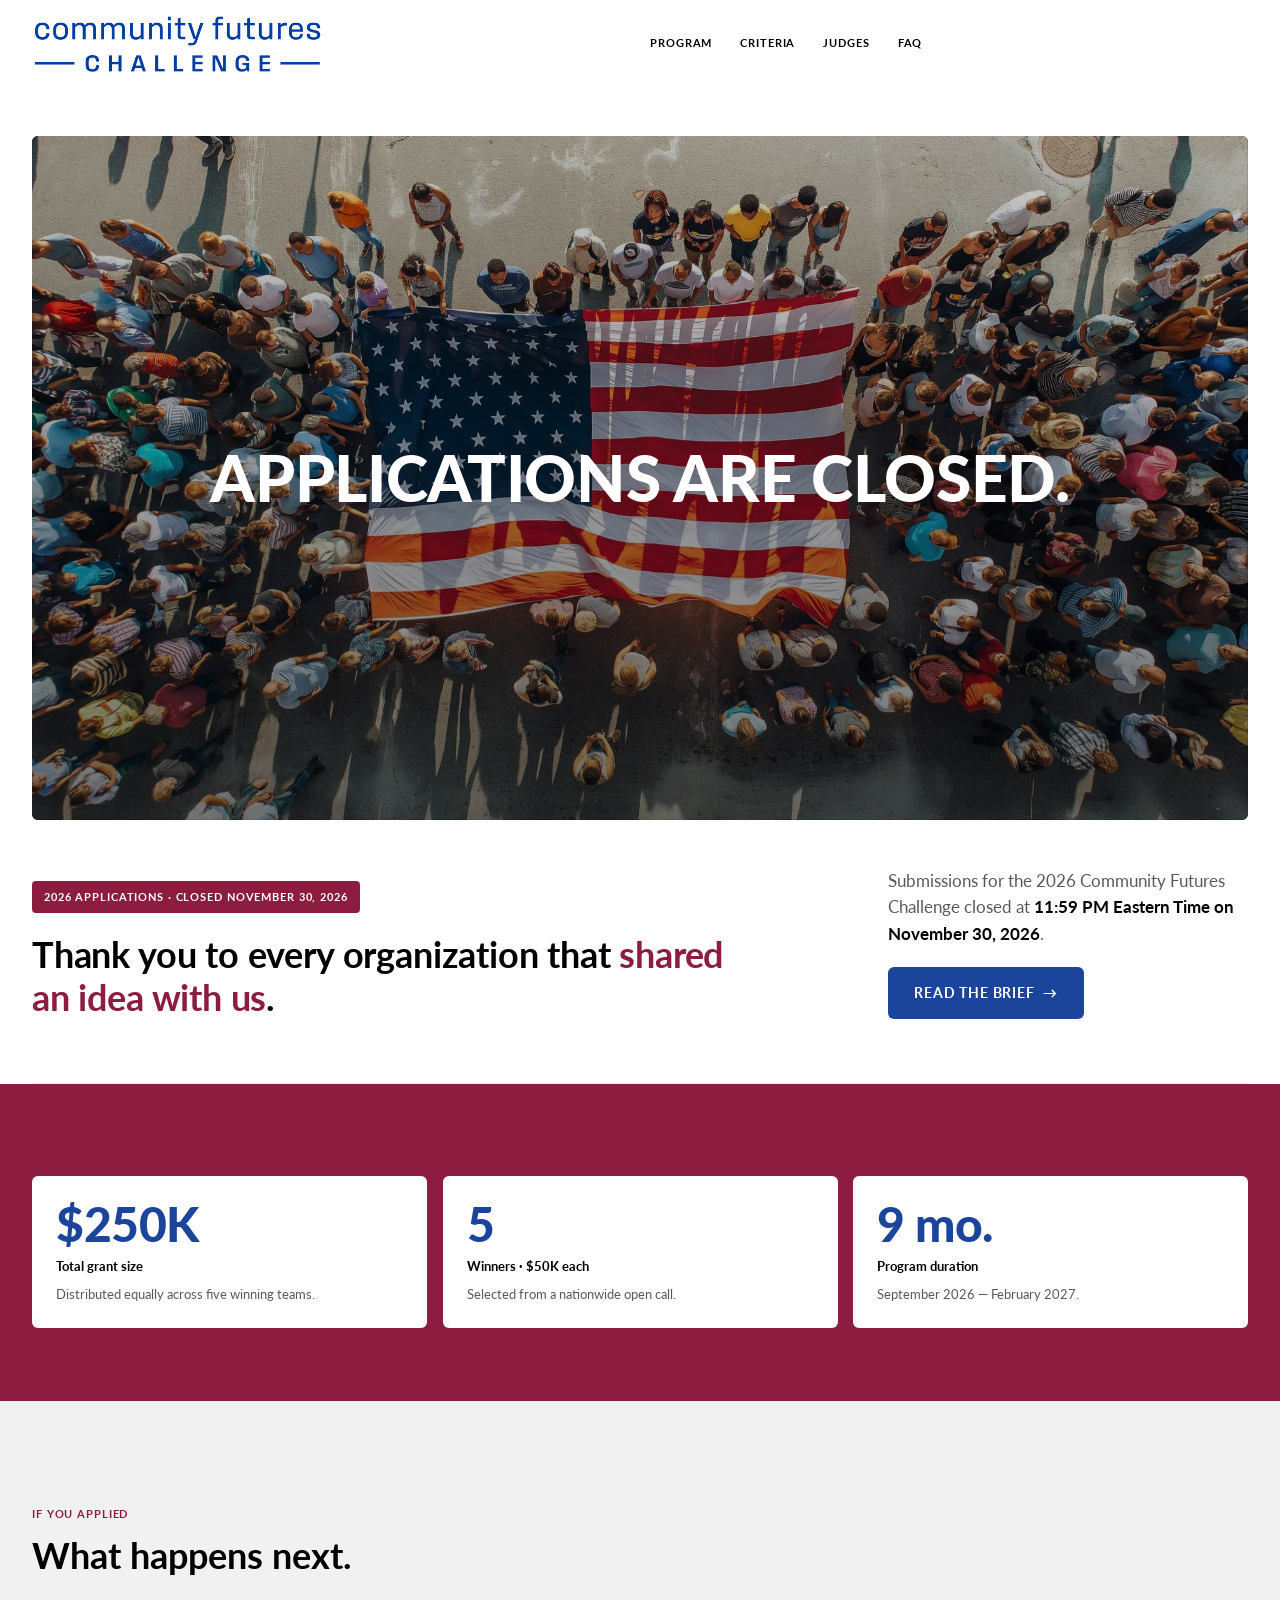
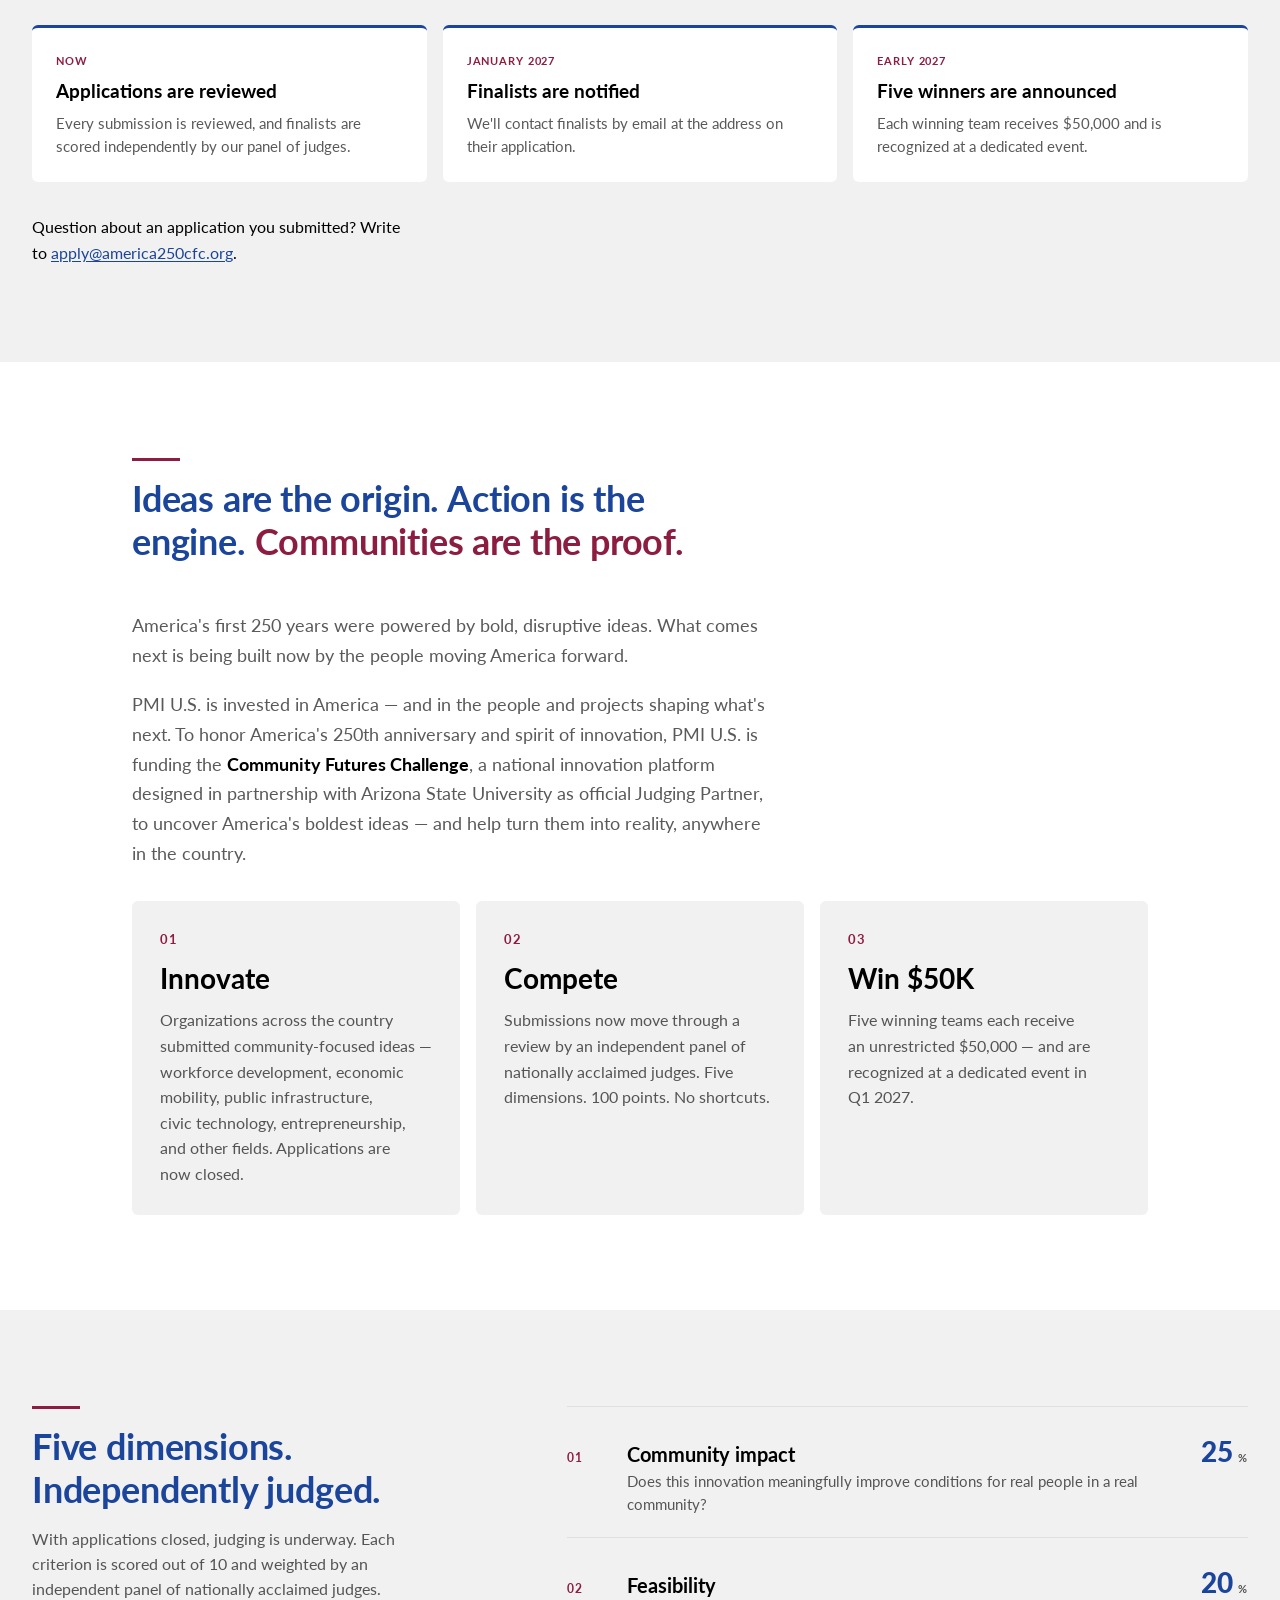
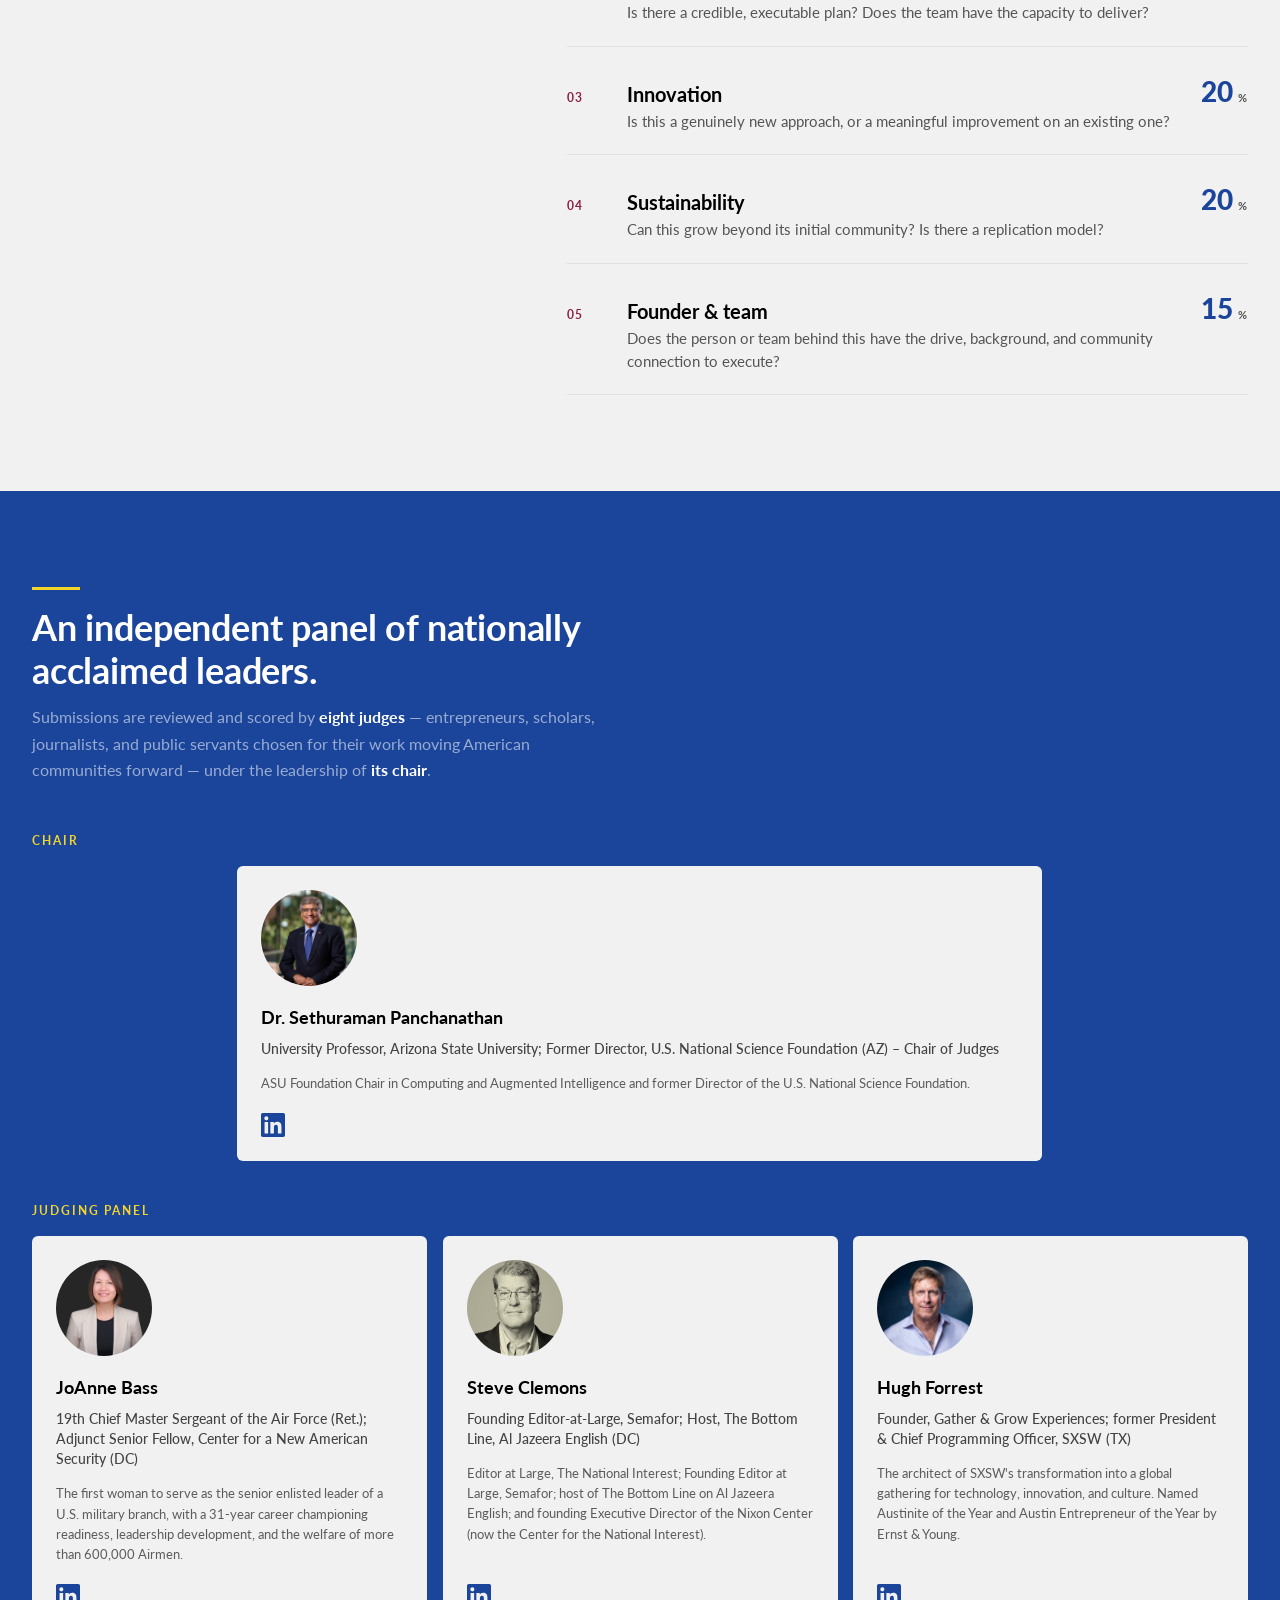
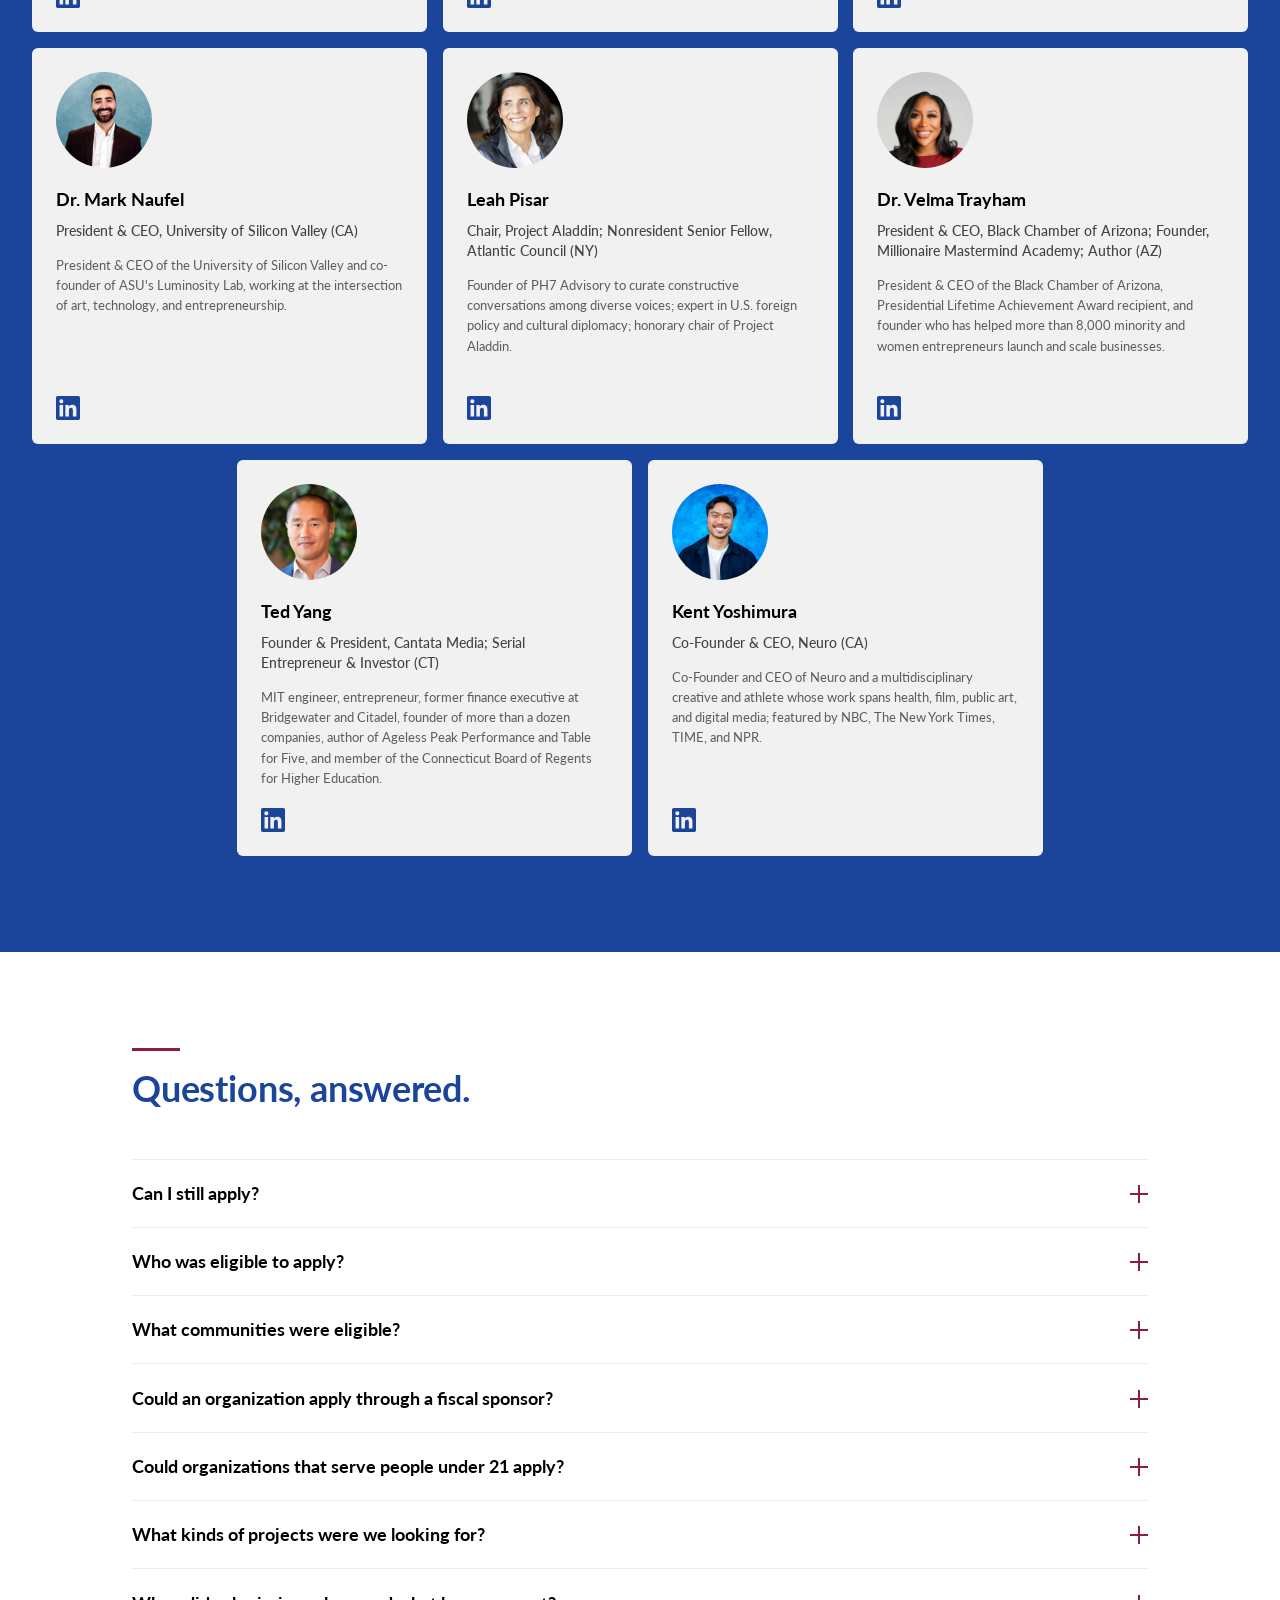
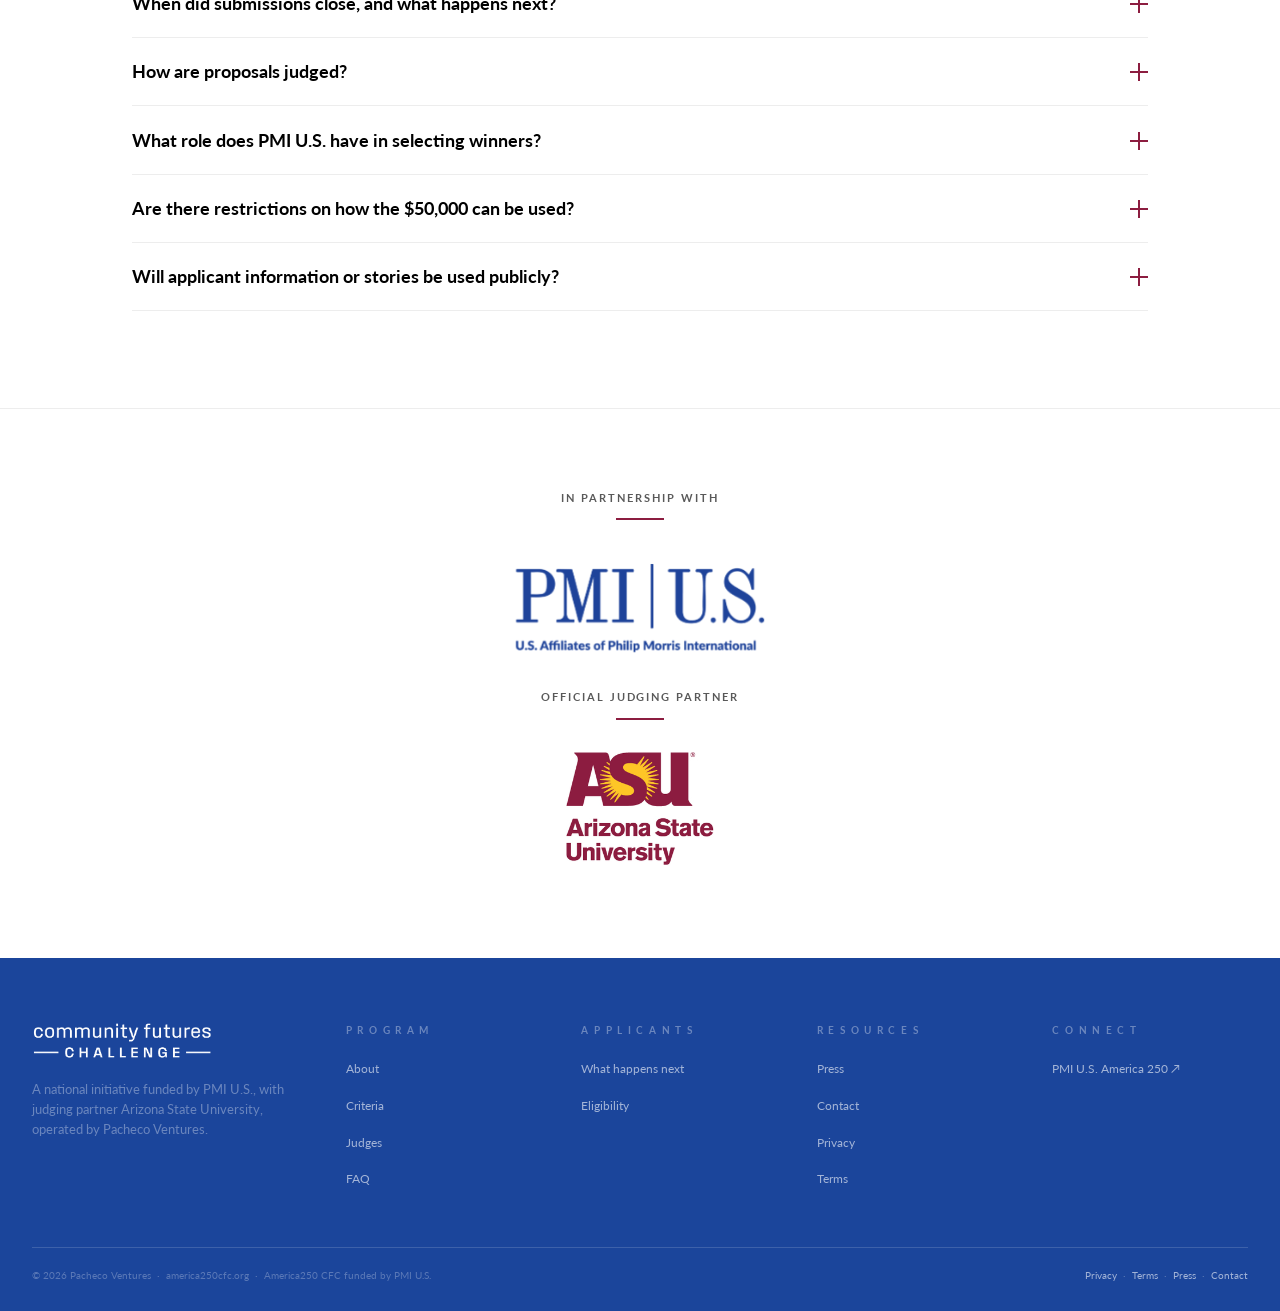
<file: demo2/index.html>
<!doctype html>
<html lang="en">
<head>
<meta charset="utf-8" />

<!-- OneTrust Cookies Consent Notice start for america250cfc.org -->
<script src="https://cdn.cookielaw.org/scripttemplates/otSDKStub.js" data-document-language="true" type="text/javascript" charset="UTF-8" data-domain-script="01a01fb8-5856-70f4-a929-a46326e55f18-test" ></script>
<script type="text/javascript">
function OptanonWrapper() { }
</script>
<!-- OneTrust Cookies Consent Notice end for america250cfc.org -->

<meta name="viewport" content="width=device-width, initial-scale=1, viewport-fit=cover" />
<title>Applications closed — America250 Community Futures Challenge</title>
<meta name="description" content="Applications for the 2026 America250 Community Futures Challenge are closed. Finalists will be notified in January 2027." />
<meta name="theme-color" content="#1B459B" />
<meta name="robots" content="noindex,nofollow" />
<meta property="og:title" content="Applications closed — America250 Community Futures Challenge" />
<meta property="og:description" content="Applications for 2026 are closed. Finalists will be notified in January 2027." />
<meta property="og:type" content="website" />
<meta property="og:url" content="https://america250cfc.org/demo2/" />
<meta property="og:image" content="https://america250cfc.org/assets/og-image.jpg" />
<meta property="og:image:width" content="1200" />
<meta property="og:image:height" content="630" />
<meta property="og:image:alt" content="America250 Community Futures Challenge" />
<meta name="twitter:card" content="summary_large_image" />
<meta name="twitter:title" content="Applications closed — America250 Community Futures Challenge" />
<meta name="twitter:description" content="Applications for 2026 are closed. Finalists will be notified in January 2027." />
<meta name="twitter:image" content="https://america250cfc.org/assets/og-image.jpg" />
<link rel="preconnect" href="https://fonts.googleapis.com" />
<link rel="preconnect" href="https://fonts.gstatic.com" crossorigin />
<link rel="stylesheet" href="/styles.css?v=21" />
<link rel="stylesheet" href="/demo2/styles.css?v=1" />
<link rel="icon" type="image/svg+xml" href="/favicon.svg" />
<link rel="canonical" href="https://america250cfc.org/demo2/" />
<link rel="preload" as="image" href="/assets/hero-cfc.jpg" />
</head>
<body>

<a class="skip-link" href="#main">Skip to content</a>

<!-- ====================================================================
     SUPRA-HEADER: "Presented by ASU"
     STATUS: feature-flagged off pending PMI/ASU contract sign-off.
     TO ENABLE: remove the surrounding HTML comment around the .supra-bar
     element. No other change needed; CSS is already in styles.css.
     ==================================================================== -->
<!--
<div class="supra-bar" role="region" aria-label="Presented by">
  <div class="supra-bar__inner">
    <span class="supra-bar__label">Presented by</span>
    <span class="supra-bar__brand">Arizona State University</span>
  </div>
</div>
-->

<!-- ============== NAV ============== -->
<!-- America250 CFC nav lockup. -->
<nav id="nav" class="nav" aria-label="Primary">
  <div class="nav__inner">
    <a href="#top" class="nav__lockup" aria-label="America250 Community Futures Challenge — home">
      <img src="/assets/america250cfc-logo-blue.png" alt="America250 Community Futures Challenge" width="2281" height="468" />
    </a>
    <div class="nav__links" id="nav-links">
      <a href="#program">Program</a>
      <a href="#criteria">Criteria</a>
      <a href="#judges">Judges</a>
      <a href="#faq">FAQ</a>
    </div>
    <div class="nav__actions">
      <button class="nav__toggle" type="button" aria-controls="nav-links" aria-expanded="false" aria-label="Open menu">
        <span class="nav__toggle-bar" aria-hidden="true"></span>
        <span class="nav__toggle-bar" aria-hidden="true"></span>
        <span class="nav__toggle-bar" aria-hidden="true"></span>
      </button>
    </div>
  </div>
</nav>

<main id="main">
<a id="top" class="jump-anchor" aria-hidden="true"></a>

<!-- ============== HERO ============== -->
<header class="hero">
  <div class="hero__inner">
    <div class="hero__poster reveal">
      <img src="/assets/hero-cfc.jpg" alt="The communities, founders, and changemakers the Community Futures Challenge is built for." />
      <div class="hero__overlay">
        <h1 class="hero__h1">Applications are closed.</h1>
      </div>
    </div>

    <div class="hero__deck reveal">
      <div class="hero__deck-left">
        <span class="closed-tag">2026 applications · Closed November 30, 2026</span>
        <h2 class="h2">Thank you to every organization that <em>shared an idea with us</em>.</h2>
      </div>
      <div class="hero__deck-right">
        <p>Submissions for the 2026 Community Futures Challenge closed at <strong>11:59 PM Eastern Time on November 30, 2026</strong>.</p>
        <div class="btn-row">
          <a class="btn btn--blue btn--lg" href="#program">Read the brief <span class="arr" aria-hidden="true">→</span></a>
        </div>
      </div>
    </div>
  </div>

  <!-- Stat ribbon — three cards (cities stat removed per direction) -->
  <div class="stat-ribbon">
    <div class="stat-ribbon__inner">
      <div class="stat-ribbon__grid stat-ribbon__grid--3 reveal-stagger">
        <div class="stat-card">
          <div class="stat-card__num">$250K</div>
          <div class="stat-card__lab">Total grant size</div>
          <div class="stat-card__desc">Distributed equally across five winning teams.</div>
        </div>
        <div class="stat-card">
          <div class="stat-card__num">5</div>
          <div class="stat-card__lab">Winners · $50K each</div>
          <div class="stat-card__desc">Selected from a nationwide open call.</div>
        </div>
        <div class="stat-card">
          <div class="stat-card__num">9 mo.</div>
          <div class="stat-card__lab">Program duration</div>
          <div class="stat-card__desc">September 2026 — February 2027.</div>
        </div>
      </div>
    </div>
  </div>
</header>

<!-- ============== WHAT HAPPENS NEXT ============== -->
<section class="section section--gray" id="next" aria-labelledby="next-title">
  <div class="container">
    <div class="section__head">
      <span class="eyebrow eyebrow--accent">If you applied</span>
      <h2 class="closed-h2" id="next-title">What happens next.</h2>
    </div>
    <ol class="closed-steps">
      <li class="closed-step">
        <span class="closed-step__when">Now</span>
        <h3>Applications are reviewed</h3>
        <p>Every submission is reviewed, and finalists are scored independently by our panel of judges.</p>
      </li>
      <li class="closed-step">
        <span class="closed-step__when">January 2027</span>
        <h3>Finalists are notified</h3>
        <p>We'll contact finalists by email at the address on their application.</p>
      </li>
      <li class="closed-step">
        <span class="closed-step__when">Early 2027</span>
        <h3>Five winners are announced</h3>
        <p>Each winning team receives $50,000 and is recognized at a dedicated event.</p>
      </li>
    </ol>
    <p class="closed-help">
      Question about an application you submitted? Write to <a href="mailto:apply@america250cfc.org">apply@america250cfc.org</a>.
    </p>
  </div>
</section>

<!-- ============== MASTER NARRATIVE ============== -->
<section id="program" class="section section--white">
  <div class="container container--narrow">
    <div class="section__head reveal">
      <span class="rule-bar"></span>
      <h2 class="h2">Ideas are the origin. Action is the engine. <em>Communities are the proof.</em></h2>
    </div>

    <p class="lede">
      America's first 250 years were powered by bold, disruptive ideas. What comes next is being built now by the people moving America forward.
    </p>
    <p class="lede">
      PMI U.S. is invested in America — and in the people and projects shaping what's next. To honor America's 250th anniversary and spirit of innovation, PMI U.S. is funding the <strong>Community Futures Challenge</strong>, a national innovation platform designed in partnership with Arizona State University as official Judging Partner, to uncover America's boldest ideas — and help turn them into reality, anywhere in the country.
    </p>
    <div class="verbs reveal-stagger">
      <article class="verb">
        <div class="verb__num">01</div>
        <h3 class="verb__title">Innovate</h3>
        <p>Organizations across the country submitted community-focused ideas — workforce development, economic mobility, public infrastructure, civic technology, entrepreneurship, and other fields. Applications are now closed.</p>
      </article>
      <article class="verb">
        <div class="verb__num">02</div>
        <h3 class="verb__title">Compete</h3>
        <p>Submissions now move through a review by an independent panel of nationally acclaimed judges. Five dimensions. 100 points. No shortcuts.</p>
      </article>
      <article class="verb">
        <div class="verb__num">03</div>
        <h3 class="verb__title">Win $50K</h3>
        <p>Five winning teams each receive an unrestricted $50,000 — and are recognized at a dedicated event in Q1 2027.</p>
      </article>
    </div>
  </div>
</section>

<!-- ============== CRITERIA ============== -->
<section id="criteria" class="section section--gray">
  <div class="container">
    <div class="criteria">
      <div class="criteria__head reveal">
        <span class="rule-bar"></span>
        <h2 class="h2">Five dimensions. Independently judged.</h2>
        <p class="criteria__lead">With applications closed, judging is underway. Each criterion is scored out of 10 and weighted by an independent panel of nationally acclaimed judges.</p>
      </div>
      <ol class="criteria__list reveal-stagger">
        <li class="criteria__row">
          <span class="criteria__n">01</span>
          <div>
            <div class="criteria__name">Community impact</div>
            <div class="criteria__desc">Does this innovation meaningfully improve conditions for real people in a real community?</div>
          </div>
          <span class="criteria__pts">25<span class="u">%</span></span>
        </li>
        <li class="criteria__row">
          <span class="criteria__n">02</span>
          <div>
            <div class="criteria__name">Feasibility</div>
            <div class="criteria__desc">Is there a credible, executable plan? Does the team have the capacity to deliver?</div>
          </div>
          <span class="criteria__pts">20<span class="u">%</span></span>
        </li>
        <li class="criteria__row">
          <span class="criteria__n">03</span>
          <div>
            <div class="criteria__name">Innovation</div>
            <div class="criteria__desc">Is this a genuinely new approach, or a meaningful improvement on an existing one?</div>
          </div>
          <span class="criteria__pts">20<span class="u">%</span></span>
        </li>
        <li class="criteria__row">
          <span class="criteria__n">04</span>
          <div>
            <div class="criteria__name">Sustainability</div>
            <div class="criteria__desc">Can this grow beyond its initial community? Is there a replication model?</div>
          </div>
          <span class="criteria__pts">20<span class="u">%</span></span>
        </li>
        <li class="criteria__row">
          <span class="criteria__n">05</span>
          <div>
            <div class="criteria__name">Founder &amp; team</div>
            <div class="criteria__desc">Does the person or team behind this have the drive, background, and community connection to execute?</div>
          </div>
          <span class="criteria__pts">15<span class="u">%</span></span>
        </li>
      </ol>
    </div>
  </div>
</section>

<!-- ============== JUDGES (replaces Tour) ==============
     HANDOFF: judge headshot images not yet sourced. When provided, drop
     into /assets/judges/{slug}.jpg and uncomment the <img> inside each card. -->
<section id="judges" class="section section--blue">
  <div class="container">
    <div class="section__head reveal">
      <span class="rule-bar"></span>
      <h2 class="h2">An independent panel of nationally acclaimed leaders.</h2>
      <p class="judges__lead">Submissions are reviewed and scored by <strong>eight judges</strong> — entrepreneurs, scholars, journalists, and public servants chosen for their work moving American communities forward — under the leadership of <strong>its chair</strong>.</p>
    </div>

    <h3 class="judges__subhead">Chair</h3>
    <ul class="judges-grid judges-grid--chair reveal-stagger" role="list">
      <li class="judge-card">
        <img src="/assets/judges/sethuraman-panchanathan.jpg" alt="" class="judge-card__photo" width="96" height="96" loading="lazy" />
        <div class="judge-card__name">Dr. Sethuraman Panchanathan</div>
        <div class="judge-card__role">University Professor, Arizona State University; Former Director, U.S. National Science Foundation (AZ) – Chair of Judges</div>
        <div class="judge-card__bio">ASU Foundation Chair in Computing and Augmented Intelligence and former Director of the U.S. National Science Foundation.</div>
        <a class="judge-card__link" href="https://www.linkedin.com/in/drpanch" rel="noopener" target="_blank" aria-label="Sethuraman Panchanathan on LinkedIn"><svg class="li-icon" viewBox="0 0 24 24" aria-hidden="true"><path d="M20.447 20.452h-3.554v-5.569c0-1.328-.027-3.037-1.852-3.037-1.853 0-2.136 1.445-2.136 2.939v5.667H9.351V9h3.414v1.561h.046c.477-.9 1.637-1.85 3.37-1.85 3.601 0 4.267 2.37 4.267 5.455v6.286zM5.337 7.433a2.062 2.062 0 0 1-2.063-2.065 2.063 2.063 0 1 1 2.063 2.065zm1.782 13.019H3.555V9h3.564v11.452zM22.225 0H1.771C.792 0 0 .774 0 1.729v20.542C0 23.227.792 24 1.771 24h20.451C23.2 24 24 23.227 24 22.271V1.729C24 .774 23.2 0 22.222 0h.003z"/></svg></a>
      </li>
    </ul>

    <h3 class="judges__subhead">Judging panel</h3>
    <ul class="judges-grid reveal-stagger" role="list">
      <li class="judge-card">
        <img src="/assets/judges/joanne-bass.jpg" alt="" class="judge-card__photo" width="96" height="96" loading="lazy" />
        <div class="judge-card__name">JoAnne Bass</div>
        <div class="judge-card__role">19th Chief Master Sergeant of the Air Force (Ret.); Adjunct Senior Fellow, Center for a New American Security (DC)</div>
        <div class="judge-card__bio">The first woman to serve as the senior enlisted leader of a U.S. military branch, with a 31-year career championing readiness, leadership development, and the welfare of more than 600,000 Airmen.</div>
        <a class="judge-card__link" href="https://www.linkedin.com/in/jo-bass/" rel="noopener" target="_blank" aria-label="JoAnne Bass on LinkedIn"><svg class="li-icon" viewBox="0 0 24 24" aria-hidden="true"><path d="M20.447 20.452h-3.554v-5.569c0-1.328-.027-3.037-1.852-3.037-1.853 0-2.136 1.445-2.136 2.939v5.667H9.351V9h3.414v1.561h.046c.477-.9 1.637-1.85 3.37-1.85 3.601 0 4.267 2.37 4.267 5.455v6.286zM5.337 7.433a2.062 2.062 0 0 1-2.063-2.065 2.063 2.063 0 1 1 2.063 2.065zm1.782 13.019H3.555V9h3.564v11.452zM22.225 0H1.771C.792 0 0 .774 0 1.729v20.542C0 23.227.792 24 1.771 24h20.451C23.2 24 24 23.227 24 22.271V1.729C24 .774 23.2 0 22.222 0h.003z"/></svg></a>
      </li>
      <li class="judge-card">
        <img src="/assets/judges/steve-clemons.jpg" alt="" class="judge-card__photo" width="96" height="96" loading="lazy" />
        <div class="judge-card__name">Steve Clemons</div>
        <div class="judge-card__role">Founding Editor-at-Large, Semafor; Host, The Bottom Line, Al Jazeera English (DC)</div>
        <div class="judge-card__bio">Editor at Large, The National Interest; Founding Editor at Large, Semafor; host of The Bottom Line on Al Jazeera English; and founding Executive Director of the Nixon Center (now the Center for the National Interest).</div>
        <a class="judge-card__link" href="https://www.linkedin.com/in/steve-clemons-1381801" rel="noopener" target="_blank" aria-label="Steve Clemons on LinkedIn"><svg class="li-icon" viewBox="0 0 24 24" aria-hidden="true"><path d="M20.447 20.452h-3.554v-5.569c0-1.328-.027-3.037-1.852-3.037-1.853 0-2.136 1.445-2.136 2.939v5.667H9.351V9h3.414v1.561h.046c.477-.9 1.637-1.85 3.37-1.85 3.601 0 4.267 2.37 4.267 5.455v6.286zM5.337 7.433a2.062 2.062 0 0 1-2.063-2.065 2.063 2.063 0 1 1 2.063 2.065zm1.782 13.019H3.555V9h3.564v11.452zM22.225 0H1.771C.792 0 0 .774 0 1.729v20.542C0 23.227.792 24 1.771 24h20.451C23.2 24 24 23.227 24 22.271V1.729C24 .774 23.2 0 22.222 0h.003z"/></svg></a>
      </li>
      <li class="judge-card">
        <img src="/assets/judges/hugh-forrest.jpg" alt="" class="judge-card__photo" width="96" height="96" loading="lazy" />
        <div class="judge-card__name">Hugh Forrest</div>
        <div class="judge-card__role">Founder, Gather &amp; Grow Experiences; former President &amp; Chief Programming Officer, SXSW (TX)</div>
        <div class="judge-card__bio">The architect of SXSW's transformation into a global gathering for technology, innovation, and culture. Named Austinite of the Year and Austin Entrepreneur of the Year by Ernst &amp; Young.</div>
        <a class="judge-card__link" href="https://www.linkedin.com/in/hughforrest" rel="noopener" target="_blank" aria-label="Hugh Forrest on LinkedIn"><svg class="li-icon" viewBox="0 0 24 24" aria-hidden="true"><path d="M20.447 20.452h-3.554v-5.569c0-1.328-.027-3.037-1.852-3.037-1.853 0-2.136 1.445-2.136 2.939v5.667H9.351V9h3.414v1.561h.046c.477-.9 1.637-1.85 3.37-1.85 3.601 0 4.267 2.37 4.267 5.455v6.286zM5.337 7.433a2.062 2.062 0 0 1-2.063-2.065 2.063 2.063 0 1 1 2.063 2.065zm1.782 13.019H3.555V9h3.564v11.452zM22.225 0H1.771C.792 0 0 .774 0 1.729v20.542C0 23.227.792 24 1.771 24h20.451C23.2 24 24 23.227 24 22.271V1.729C24 .774 23.2 0 22.222 0h.003z"/></svg></a>
      </li>
      <li class="judge-card">
        <img src="/assets/judges/mark-naufel.jpg" alt="" class="judge-card__photo" width="96" height="96" loading="lazy" />
        <div class="judge-card__name">Dr. Mark Naufel</div>
        <div class="judge-card__role">President &amp; CEO, University of Silicon Valley (CA)</div>
        <div class="judge-card__bio">President &amp; CEO of the University of Silicon Valley and co-founder of ASU's Luminosity Lab, working at the intersection of art, technology, and entrepreneurship.</div>
        <a class="judge-card__link" href="https://www.linkedin.com/in/mark-naufel" rel="noopener" target="_blank" aria-label="Mark Naufel on LinkedIn"><svg class="li-icon" viewBox="0 0 24 24" aria-hidden="true"><path d="M20.447 20.452h-3.554v-5.569c0-1.328-.027-3.037-1.852-3.037-1.853 0-2.136 1.445-2.136 2.939v5.667H9.351V9h3.414v1.561h.046c.477-.9 1.637-1.85 3.37-1.85 3.601 0 4.267 2.37 4.267 5.455v6.286zM5.337 7.433a2.062 2.062 0 0 1-2.063-2.065 2.063 2.063 0 1 1 2.063 2.065zm1.782 13.019H3.555V9h3.564v11.452zM22.225 0H1.771C.792 0 0 .774 0 1.729v20.542C0 23.227.792 24 1.771 24h20.451C23.2 24 24 23.227 24 22.271V1.729C24 .774 23.2 0 22.222 0h.003z"/></svg></a>
      </li>
      <li class="judge-card">
        <img src="/assets/judges/leah-pisar.jpg" alt="" class="judge-card__photo" width="96" height="96" loading="lazy" />
        <div class="judge-card__name">Leah Pisar</div>
        <div class="judge-card__role">Chair, Project Aladdin; Nonresident Senior Fellow, Atlantic Council (NY)</div>
        <div class="judge-card__bio">Founder of PH7 Advisory to curate constructive conversations among diverse voices; expert in U.S. foreign policy and cultural diplomacy; honorary chair of Project Aladdin.</div>
        <a class="judge-card__link" href="https://www.linkedin.com/in/leah-pisar-1531a617" rel="noopener" target="_blank" aria-label="Leah Pisar on LinkedIn"><svg class="li-icon" viewBox="0 0 24 24" aria-hidden="true"><path d="M20.447 20.452h-3.554v-5.569c0-1.328-.027-3.037-1.852-3.037-1.853 0-2.136 1.445-2.136 2.939v5.667H9.351V9h3.414v1.561h.046c.477-.9 1.637-1.85 3.37-1.85 3.601 0 4.267 2.37 4.267 5.455v6.286zM5.337 7.433a2.062 2.062 0 0 1-2.063-2.065 2.063 2.063 0 1 1 2.063 2.065zm1.782 13.019H3.555V9h3.564v11.452zM22.225 0H1.771C.792 0 0 .774 0 1.729v20.542C0 23.227.792 24 1.771 24h20.451C23.2 24 24 23.227 24 22.271V1.729C24 .774 23.2 0 22.222 0h.003z"/></svg></a>
      </li>
      <li class="judge-card">
        <img src="/assets/judges/velma-trayham.jpg" alt="" class="judge-card__photo" width="96" height="96" loading="lazy" />
        <div class="judge-card__name">Dr. Velma Trayham</div>
        <div class="judge-card__role">President &amp; CEO, Black Chamber of Arizona; Founder, Millionaire Mastermind Academy; Author (AZ)</div>
        <div class="judge-card__bio">President &amp; CEO of the Black Chamber of Arizona, Presidential Lifetime Achievement Award recipient, and founder who has helped more than 8,000 minority and women entrepreneurs launch and scale businesses.</div>
        <a class="judge-card__link" href="https://www.linkedin.com/in/velmatrayham" rel="noopener" target="_blank" aria-label="Velma Trayham on LinkedIn"><svg class="li-icon" viewBox="0 0 24 24" aria-hidden="true"><path d="M20.447 20.452h-3.554v-5.569c0-1.328-.027-3.037-1.852-3.037-1.853 0-2.136 1.445-2.136 2.939v5.667H9.351V9h3.414v1.561h.046c.477-.9 1.637-1.85 3.37-1.85 3.601 0 4.267 2.37 4.267 5.455v6.286zM5.337 7.433a2.062 2.062 0 0 1-2.063-2.065 2.063 2.063 0 1 1 2.063 2.065zm1.782 13.019H3.555V9h3.564v11.452zM22.225 0H1.771C.792 0 0 .774 0 1.729v20.542C0 23.227.792 24 1.771 24h20.451C23.2 24 24 23.227 24 22.271V1.729C24 .774 23.2 0 22.222 0h.003z"/></svg></a>
      </li>
      <li class="judge-card">
        <img src="/assets/judges/ted-yang.jpg" alt="" class="judge-card__photo" width="96" height="96" loading="lazy" />
        <div class="judge-card__name">Ted Yang</div>
        <div class="judge-card__role">Founder &amp; President, Cantata Media; Serial Entrepreneur &amp; Investor (CT)</div>
        <div class="judge-card__bio">MIT engineer, entrepreneur, former finance executive at Bridgewater and Citadel, founder of more than a dozen companies, author of Ageless Peak Performance and Table for Five, and member of the Connecticut Board of Regents for Higher Education.</div>
        <a class="judge-card__link" href="https://www.linkedin.com/in/tedsensei" rel="noopener" target="_blank" aria-label="Ted Yang on LinkedIn"><svg class="li-icon" viewBox="0 0 24 24" aria-hidden="true"><path d="M20.447 20.452h-3.554v-5.569c0-1.328-.027-3.037-1.852-3.037-1.853 0-2.136 1.445-2.136 2.939v5.667H9.351V9h3.414v1.561h.046c.477-.9 1.637-1.85 3.37-1.85 3.601 0 4.267 2.37 4.267 5.455v6.286zM5.337 7.433a2.062 2.062 0 0 1-2.063-2.065 2.063 2.063 0 1 1 2.063 2.065zm1.782 13.019H3.555V9h3.564v11.452zM22.225 0H1.771C.792 0 0 .774 0 1.729v20.542C0 23.227.792 24 1.771 24h20.451C23.2 24 24 23.227 24 22.271V1.729C24 .774 23.2 0 22.222 0h.003z"/></svg></a>
      </li>
      <li class="judge-card">
        <img src="/assets/judges/kent-yoshimura.jpg" alt="" class="judge-card__photo" width="96" height="96" loading="lazy" />
        <div class="judge-card__name">Kent Yoshimura</div>
        <div class="judge-card__role">Co-Founder &amp; CEO, Neuro (CA)</div>
        <div class="judge-card__bio">Co-Founder and CEO of Neuro and a multidisciplinary creative and athlete whose work spans health, film, public art, and digital media; featured by NBC, The New York Times, TIME, and NPR.</div>
        <a class="judge-card__link" href="https://www.linkedin.com/in/kentyoshimura" rel="noopener" target="_blank" aria-label="Kent Yoshimura on LinkedIn"><svg class="li-icon" viewBox="0 0 24 24" aria-hidden="true"><path d="M20.447 20.452h-3.554v-5.569c0-1.328-.027-3.037-1.852-3.037-1.853 0-2.136 1.445-2.136 2.939v5.667H9.351V9h3.414v1.561h.046c.477-.9 1.637-1.85 3.37-1.85 3.601 0 4.267 2.37 4.267 5.455v6.286zM5.337 7.433a2.062 2.062 0 0 1-2.063-2.065 2.063 2.063 0 1 1 2.063 2.065zm1.782 13.019H3.555V9h3.564v11.452zM22.225 0H1.771C.792 0 0 .774 0 1.729v20.542C0 23.227.792 24 1.771 24h20.451C23.2 24 24 23.227 24 22.271V1.729C24 .774 23.2 0 22.222 0h.003z"/></svg></a>
      </li>
    </ul>
  </div>
</section>

<!-- ============== FAQ ============== -->
<section id="faq" class="section section--white">
  <div class="container container--narrow">
    <div class="section__head reveal">
      <span class="rule-bar"></span>
      <h2 class="h2">Questions, answered.</h2>
    </div>
    <div class="faq__list reveal-stagger">
      <details class="qa">
        <summary><span>Can I still apply?</span><span class="qa__sign" aria-hidden="true"></span></summary>
        <div class="qa__a">
          <p>No. Applications for the 2026 Community Futures Challenge closed at <strong>11:59 PM Eastern Time on November 30, 2026</strong>.</p>
        </div>
      </details>
      <details class="qa">
        <summary><span>Who was eligible to apply?</span><span class="qa__sign" aria-hidden="true"></span></summary>
        <div class="qa__a">
          <p>The 2026 nationwide search was open to <strong>U.S.-based 501(c)(3) nonprofit organizations in good standing</strong> tackling one of America's toughest problems. The lead applicant had to be aged 21 or older, and the project had to serve adults 21 and older within a defined U.S. community. Early-stage, pilot, and scaling projects qualified; fully self-sustaining initiatives did not.</p>
        </div>
      </details>
      <details class="qa">
        <summary><span>What communities were eligible?</span><span class="qa__sign" aria-hidden="true"></span></summary>
        <div class="qa__a">
          <p>Applications were open to projects serving defined geographic communities in the United States, across all 50 states and Puerto Rico. Applicants did not need to be located in, or serve, one of the Innovation Tour cities. Eligible projects were asked to demonstrate a clear connection to a specific U.S. community and show how the proposed solution addresses a local need with potential relevance beyond that community.</p>
        </div>
      </details>
      <details class="qa">
        <summary><span>Could an organization apply through a fiscal sponsor?</span><span class="qa__sign" aria-hidden="true"></span></summary>
        <div class="qa__a">
          <p>Yes. The fiscal sponsor had to be a 501(c)(3) in good standing and apply under its own name and EIN; it also receives the grant. The sponsored group can lead the project work.</p>
        </div>
      </details>
      <details class="qa">
        <summary><span>Could organizations that serve people under 21 apply?</span><span class="qa__sign" aria-hidden="true"></span></summary>
        <div class="qa__a">
          <p>Yes. The activities paid for with the grant must serve adults 21 and older, but an organization can serve other ages in its other programs.</p>
        </div>
      </details>
      <details class="qa">
        <summary><span>What kinds of projects were we looking for?</span><span class="qa__sign" aria-hidden="true"></span></summary>
        <div class="qa__a">
          <p>You name it. Workforce development. Economic mobility. Public infrastructure. Civic technology. Entrepreneurship. Anything that materially strengthens a U.S. community. We favor the specific, the replicable, and the measurable over the broadly aspirational.</p>
        </div>
      </details>
      <details class="qa">
        <summary><span>When did submissions close, and what happens next?</span><span class="qa__sign" aria-hidden="true"></span></summary>
        <div class="qa__a">
          <p>Submissions opened <strong>September 1, 2026</strong> and closed at <strong>11:59 PM Eastern Time on November 30, 2026</strong>. Finalists will be notified in January 2027. The five winners are announced and recognized at a dedicated event in <strong>early 2027</strong>.</p>
        </div>
      </details>
      <details class="qa">
        <summary><span>How are proposals judged?</span><span class="qa__sign" aria-hidden="true"></span></summary>
        <div class="qa__a">
          <p>An independent panel of nationally acclaimed judges scores entries across five dimensions, each on a 0–10 scale weighted by importance: community impact (25%), feasibility (20%), innovation (20%), sustainability (20%), and founder/team (15%) — 100% in total. The full panel is published on this site under <a href="#judges">Judges</a>.</p>
        </div>
      </details>
      <details class="qa">
        <summary><span>What role does PMI U.S. have in selecting winners?</span><span class="qa__sign" aria-hidden="true"></span></summary>
        <div class="qa__a">
          <p>Submissions are evaluated by an independent panel of judges using the published selection criteria. PMI U.S. is supporting the program and funding the awards, while the judging process is designed to ensure credibility, transparency, and alignment with the Challenge's stated goals.</p>
        </div>
      </details>
      <details class="qa">
        <summary><span>Are there restrictions on how the $50,000 can be used?</span><span class="qa__sign" aria-hidden="true"></span></summary>
        <div class="qa__a">
          <p>The grant is unrestricted, but recipients are expected to deliver against the project plan submitted in their application and to participate in light reporting and storytelling moments tied to the program. Capital, construction and equipment costs are fine, as long as they are part of that project plan.</p>
        </div>
      </details>
      <details class="qa">
        <summary><span>Will applicant information or stories be used publicly?</span><span class="qa__sign" aria-hidden="true"></span></summary>
        <div class="qa__a">
          <p>PMI U.S. and ASU may highlight selected applicants, finalists, and winners through program communications, storytelling, events, or media opportunities. Any public use of participant names, project details, images, or stories should be handled in accordance with program terms and any required permissions or consents.</p>
        </div>
      </details>
    </div>
  </div>
</section>

<!-- ============== PARTNERS ============== -->
<section class="partners" aria-label="Partners">
  <div class="container">
    <h2 class="partners__h">In partnership with</h2>
    <ul class="partner-wall partner-wall--compact partner-wall--stacked reveal-stagger">
      <li><img src="/assets/partners/pmi-us.png" alt="PMI U.S." loading="lazy" /></li>
      <li>
        <span class="partner-wall__caption">Official Judging Partner</span>
        <img src="/assets/partners/asu.png" alt="Arizona State University" loading="lazy" class="partner-wall__logo--lg" />
      </li>
    </ul>
  </div>
</section>

</main>

<!-- ============== FOOTER ============== -->
<footer class="footer">
  <div class="container">
    <div class="footer__grid">
      <div class="footer__brand">
        <img src="/assets/america250cfc-logo-white.png" alt="America250 Community Futures Challenge" width="2281" height="468" />
        <p>A national initiative funded by PMI U.S., with judging partner Arizona State University, operated by Pacheco Ventures.</p>
      </div>
      <div class="footer__col">
        <h4>P&nbsp;R&nbsp;O&nbsp;G&nbsp;R&nbsp;A&nbsp;M</h4>
        <ul>
          <li><a href="#program">About</a></li>
          <li><a href="#criteria">Criteria</a></li>
          <li><a href="#judges">Judges</a></li>
          <li><a href="#faq">FAQ</a></li>
        </ul>
      </div>
      <div class="footer__col">
        <h4>A&nbsp;P&nbsp;P&nbsp;L&nbsp;I&nbsp;C&nbsp;A&nbsp;N&nbsp;T&nbsp;S</h4>
        <ul>
          <li><a href="#next">What happens next</a></li>
          <li><a href="#faq">Eligibility</a></li>
        </ul>
      </div>
      <div class="footer__col">
        <h4>R&nbsp;E&nbsp;S&nbsp;O&nbsp;U&nbsp;R&nbsp;C&nbsp;E&nbsp;S</h4>
        <ul>
          <li><a href="/press/">Press</a></li>
          <li><a href="/contact/">Contact</a></li>
          <li><a href="/privacy/">Privacy</a></li>
          <li><a href="/terms/">Terms</a></li>
        </ul>
      </div>
      <div class="footer__col">
        <h4>C&nbsp;O&nbsp;N&nbsp;N&nbsp;E&nbsp;C&nbsp;T</h4>
        <ul>
          <li><a href="https://www.uspmi.com" rel="noopener" target="_blank">PMI U.S. America 250 <span aria-hidden="true">↗</span></a></li>
        </ul>
      </div>
    </div>
    <div class="footer__legal">
      <span>© 2026 Pacheco Ventures &nbsp;·&nbsp; america250cfc.org &nbsp;·&nbsp; America250 CFC funded by PMI U.S.</span>
      <span><a href="/privacy/">Privacy</a> &nbsp;·&nbsp; <a href="/terms/">Terms</a> &nbsp;·&nbsp; <a href="/press/">Press</a> &nbsp;·&nbsp; <a href="/contact/">Contact</a></span>
    </div>
  </div>
</footer>

<script src="/script.js?v=11" defer></script>
</body>
</html>
</file>
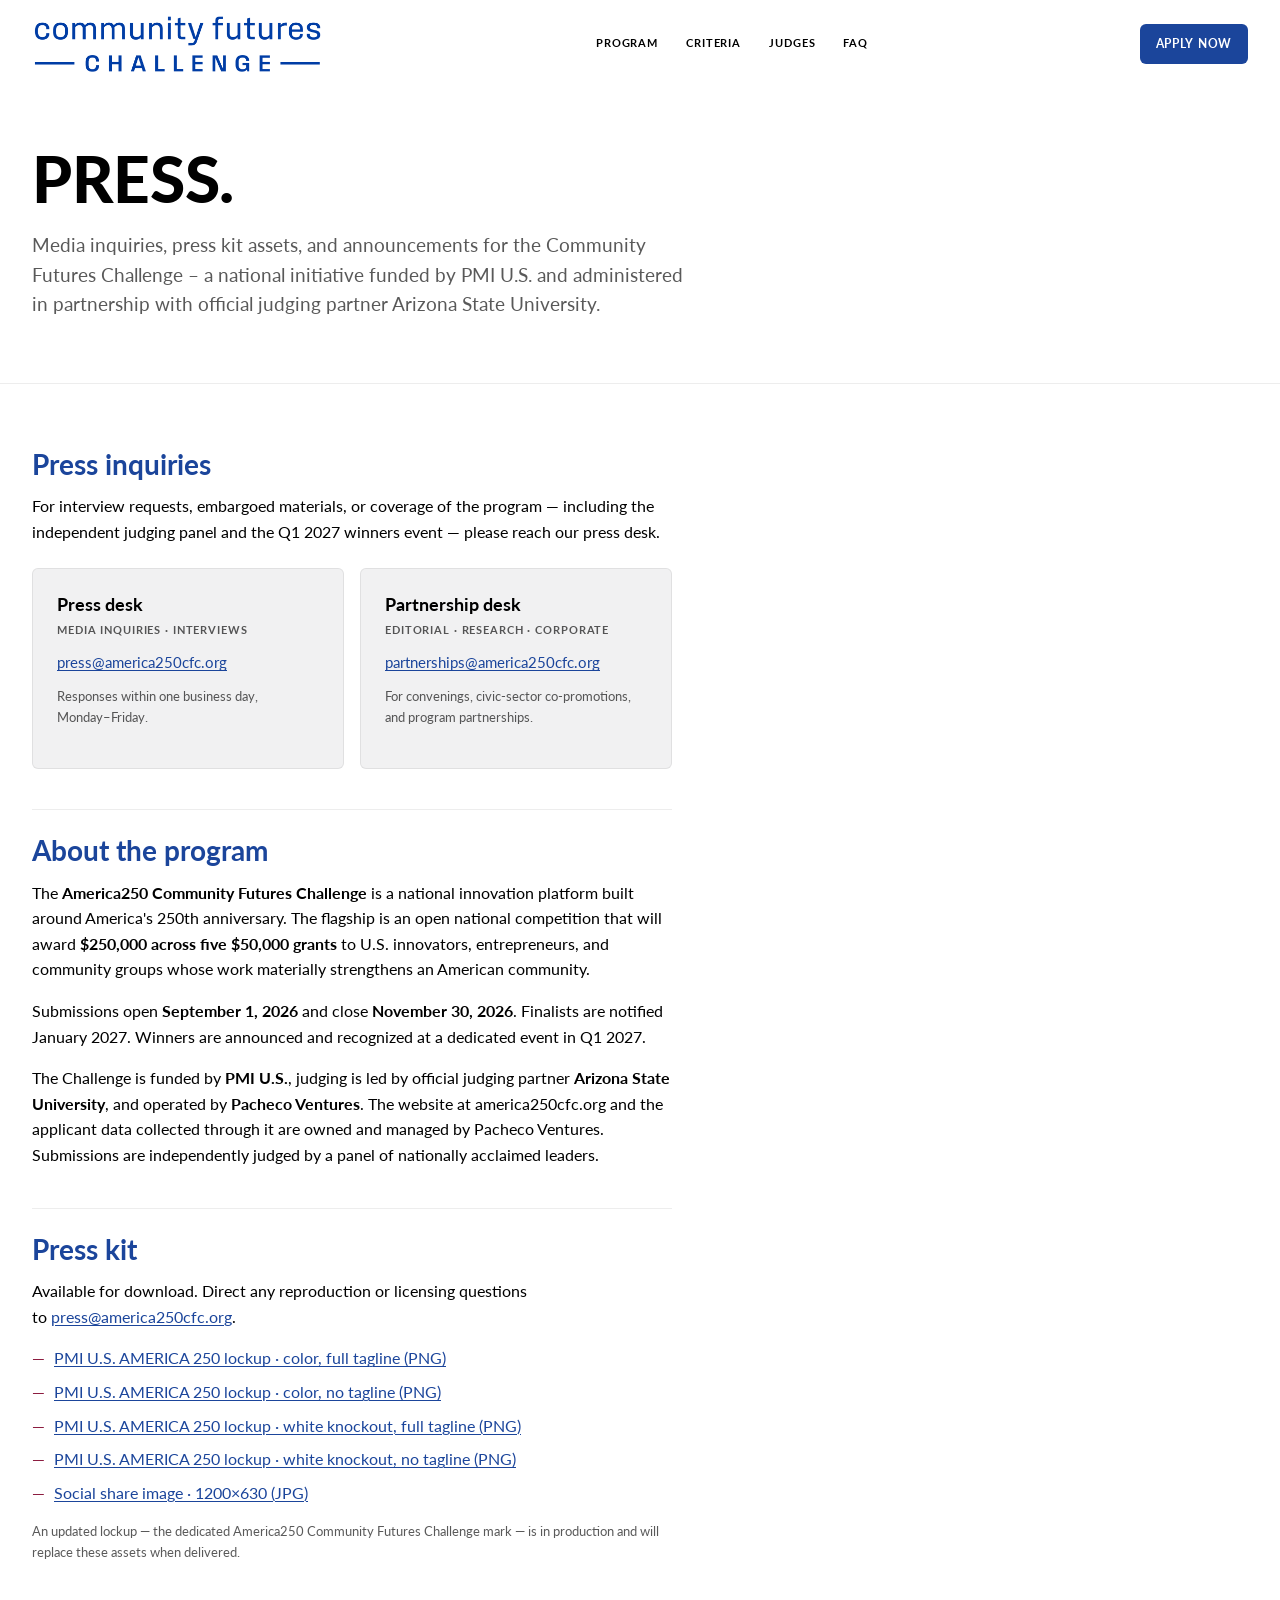
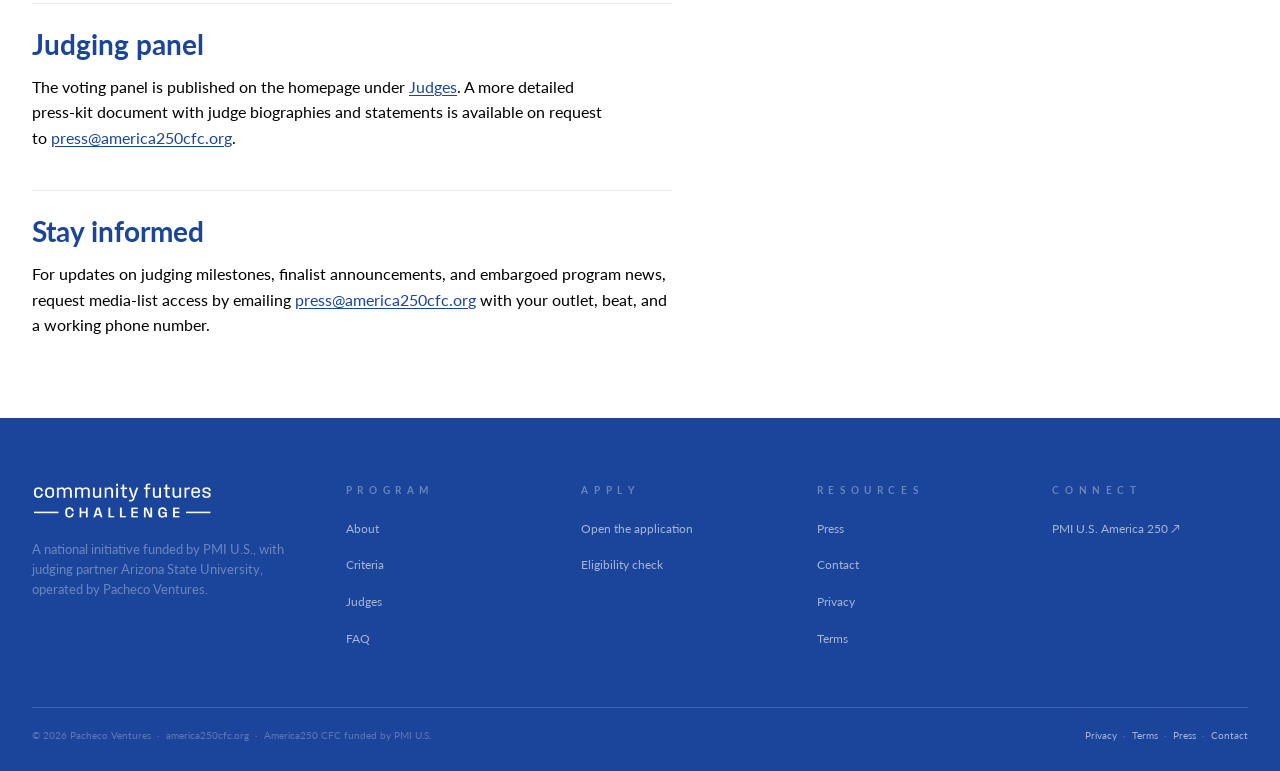
<file: press/index.html>
<!doctype html>
<html lang="en">
<head>
<meta charset="utf-8" />

<!-- OneTrust Cookies Consent Notice start for america250cfc.org -->
<script src="https://cdn.cookielaw.org/scripttemplates/otSDKStub.js" data-document-language="true" type="text/javascript" charset="UTF-8" data-domain-script="01a01fb8-5856-70f4-a929-a46326e55f18-test" ></script>
<script type="text/javascript">
function OptanonWrapper() { }
</script>
<!-- OneTrust Cookies Consent Notice end for america250cfc.org -->

<meta name="viewport" content="width=device-width, initial-scale=1, viewport-fit=cover" />
<title>Press — America250 Community Futures Challenge</title>
<meta name="description" content="Press inquiries, media kit, and announcements for the America250 Community Futures Challenge — a national platform from PMI U.S., in partnership with Arizona State University." />
<meta name="theme-color" content="#1B459B" />
<meta property="og:title" content="Press — America250 Community Futures Challenge" />
<meta property="og:description" content="Press inquiries, media kit, and announcements for the America250 Community Futures Challenge." />
<meta property="og:type" content="article" />
<meta property="og:url" content="https://america250cfc.org/press/" />
<meta property="og:image" content="https://america250cfc.org/assets/og-image.jpg" />
<meta property="og:image:width" content="1200" />
<meta property="og:image:height" content="630" />
<meta property="og:image:alt" content="America250 Community Futures Challenge" />
<meta name="twitter:card" content="summary_large_image" />
<meta name="twitter:title" content="Press — America250 Community Futures Challenge" />
<meta name="twitter:description" content="Press inquiries, media kit, and announcements." />
<meta name="twitter:image" content="https://america250cfc.org/assets/og-image.jpg" />
<link rel="preconnect" href="https://fonts.googleapis.com" />
<link rel="preconnect" href="https://fonts.gstatic.com" crossorigin />
<link rel="stylesheet" href="/styles.css?v=16" />
<link rel="icon" type="image/svg+xml" href="/favicon.svg" />
<link rel="canonical" href="https://america250cfc.org/press/" />
</head>
<body>

<a class="skip-link" href="#main">Skip to content</a>

<!-- ============== NAV ============== -->
<nav id="nav" class="nav" aria-label="Primary">
  <div class="nav__inner">
    <a href="/" class="nav__lockup" aria-label="America250 Community Futures Challenge — home">
      <img src="/assets/america250cfc-logo-blue.png" alt="America250 Community Futures Challenge" width="2281" height="468" />
    </a>
    <div class="nav__links" id="nav-links">
      <a href="/#program">Program</a>
      <a href="/#criteria">Criteria</a>
      <a href="/#judges">Judges</a>
      <a href="/#faq">FAQ</a>
    </div>
    <div class="nav__actions">
      <a class="btn btn--blue btn--sm nav__cta" href="/apply/">Apply now</a>
      <button class="nav__toggle" type="button" aria-controls="nav-links" aria-expanded="false" aria-label="Open menu">
        <span class="nav__toggle-bar" aria-hidden="true"></span>
        <span class="nav__toggle-bar" aria-hidden="true"></span>
        <span class="nav__toggle-bar" aria-hidden="true"></span>
      </button>
    </div>
  </div>
</nav>

<main id="main">

<header class="page">
  <div class="container">
    <h1 class="page__h">Press.</h1>
    <p class="page__lede">
      Media inquiries, press kit assets, and announcements for the Community Futures Challenge – a national initiative funded by PMI U.S. and administered in partnership with official judging partner Arizona State University.
    </p>
  </div>
</header>

<section class="container">
  <div class="prose">

    <h2>Press inquiries</h2>
    <p>For interview requests, embargoed materials, or coverage of the program — including the independent judging panel and the Q1 2027 winners event — please reach our press desk.</p>

    <div class="contacts">
      <article class="contact-card">
        <h3>Press desk</h3>
        <div class="role">Media inquiries · Interviews</div>
        <a class="email" href="mailto:press@america250cfc.org">press@america250cfc.org</a>
        <p class="muted" style="font-size:13px;color:var(--fg-65);margin-top:12px">Responses within one business day, Monday–Friday.</p>
      </article>
      <article class="contact-card">
        <h3>Partnership desk</h3>
        <div class="role">Editorial · Research · Corporate</div>
        <a class="email" href="mailto:partnerships@america250cfc.org">partnerships@america250cfc.org</a>
        <p class="muted" style="font-size:13px;color:var(--fg-65);margin-top:12px">For convenings, civic-sector co-promotions, and program partnerships.</p>
      </article>
    </div>

    <h2>About the program</h2>
    <p>The <strong>America250 Community Futures Challenge</strong> is a national innovation platform built around America's 250th anniversary. The flagship is an open national competition that will award <strong>$250,000 across five $50,000 grants</strong> to U.S. innovators, entrepreneurs, and community groups whose work materially strengthens an American community.</p>
    <p>Submissions open <strong>September 1, 2026</strong> and close <strong>November 30, 2026</strong>. Finalists are notified January 2027. Winners are announced and recognized at a dedicated event in Q1 2027.</p>
    <p>The Challenge is funded by <strong>PMI U.S.</strong>, judging is led by official judging partner <strong>Arizona State University</strong>, and operated by <strong>Pacheco Ventures</strong>. The website at america250cfc.org and the applicant data collected through it are owned and managed by Pacheco Ventures. Submissions are independently judged by a panel of nationally acclaimed leaders.</p>

    <h2>Press kit</h2>
    <p>Available for download. Direct any reproduction or licensing questions to <a href="mailto:press@america250cfc.org">press@america250cfc.org</a>.</p>
    <ul>
      <li><a href="/assets/pmi250-color.png" download>PMI U.S. AMERICA 250 lockup · color, full tagline (PNG)</a></li>
      <li><a href="/assets/pmi250-notag-color.png" download>PMI U.S. AMERICA 250 lockup · color, no tagline (PNG)</a></li>
      <li><a href="/assets/pmi250-white.png" download>PMI U.S. AMERICA 250 lockup · white knockout, full tagline (PNG)</a></li>
      <li><a href="/assets/pmi250-notag-white.png" download>PMI U.S. AMERICA 250 lockup · white knockout, no tagline (PNG)</a></li>
      <li><a href="/assets/og-image.jpg" download>Social share image · 1200×630 (JPG)</a></li>
    </ul>
    <p class="muted" style="font-size:13px;color:var(--fg-65);">An updated lockup — the dedicated America250 Community Futures Challenge mark — is in production and will replace these assets when delivered.</p>

    <h2>Judging panel</h2>
    <p>The voting panel is published on the homepage under <a href="/#judges">Judges</a>. A more detailed press-kit document with judge biographies and statements is available on request to <a href="mailto:press@america250cfc.org">press@america250cfc.org</a>.</p>

    <h2>Stay informed</h2>
    <p>For updates on judging milestones, finalist announcements, and embargoed program news, request media-list access by emailing <a href="mailto:press@america250cfc.org">press@america250cfc.org</a> with your outlet, beat, and a working phone number.</p>

  </div>
</section>

</main>

<!-- ============== FOOTER ============== -->
<footer class="footer">
  <div class="container">
    <div class="footer__grid">
      <div class="footer__brand">
        <img src="/assets/america250cfc-logo-white.png" alt="America250 Community Futures Challenge" width="2281" height="468" />
        <p>A national initiative funded by PMI U.S., with judging partner Arizona State University, operated by Pacheco Ventures.</p>
      </div>
      <div class="footer__col">
        <h4>P&nbsp;R&nbsp;O&nbsp;G&nbsp;R&nbsp;A&nbsp;M</h4>
        <ul>
          <li><a href="/#program">About</a></li>
          <li><a href="/#criteria">Criteria</a></li>
          <li><a href="/#judges">Judges</a></li>
          <li><a href="/#faq">FAQ</a></li>
        </ul>
      </div>
      <div class="footer__col">
        <h4>A&nbsp;P&nbsp;P&nbsp;L&nbsp;Y</h4>
        <ul>
          <li><a href="/apply/">Open the application</a></li>
          <li><a href="/#faq">Eligibility check</a></li>
        </ul>
      </div>
      <div class="footer__col">
        <h4>R&nbsp;E&nbsp;S&nbsp;O&nbsp;U&nbsp;R&nbsp;C&nbsp;E&nbsp;S</h4>
        <ul>
          <li><a href="/press/">Press</a></li>
          <li><a href="/contact/">Contact</a></li>
          <li><a href="/privacy/">Privacy</a></li>
          <li><a href="/terms/">Terms</a></li>
        </ul>
      </div>
      <div class="footer__col">
        <h4>C&nbsp;O&nbsp;N&nbsp;N&nbsp;E&nbsp;C&nbsp;T</h4>
        <ul>
          <li><a href="https://www.uspmi.com" rel="noopener" target="_blank">PMI U.S. America 250 <span aria-hidden="true">↗</span></a></li>
        </ul>
      </div>
    </div>
    <div class="footer__legal">
      <span>© 2026 Pacheco Ventures &nbsp;·&nbsp; america250cfc.org &nbsp;·&nbsp; America250 CFC funded by PMI U.S.</span>
      <span><a href="/privacy/">Privacy</a> &nbsp;·&nbsp; <a href="/terms/">Terms</a> &nbsp;·&nbsp; <a href="/press/">Press</a> &nbsp;·&nbsp; <a href="/contact/">Contact</a></span>
    </div>
  </div>
</footer>

<script src="/script.js?v=8" defer></script>
</body>
</html>
</file>
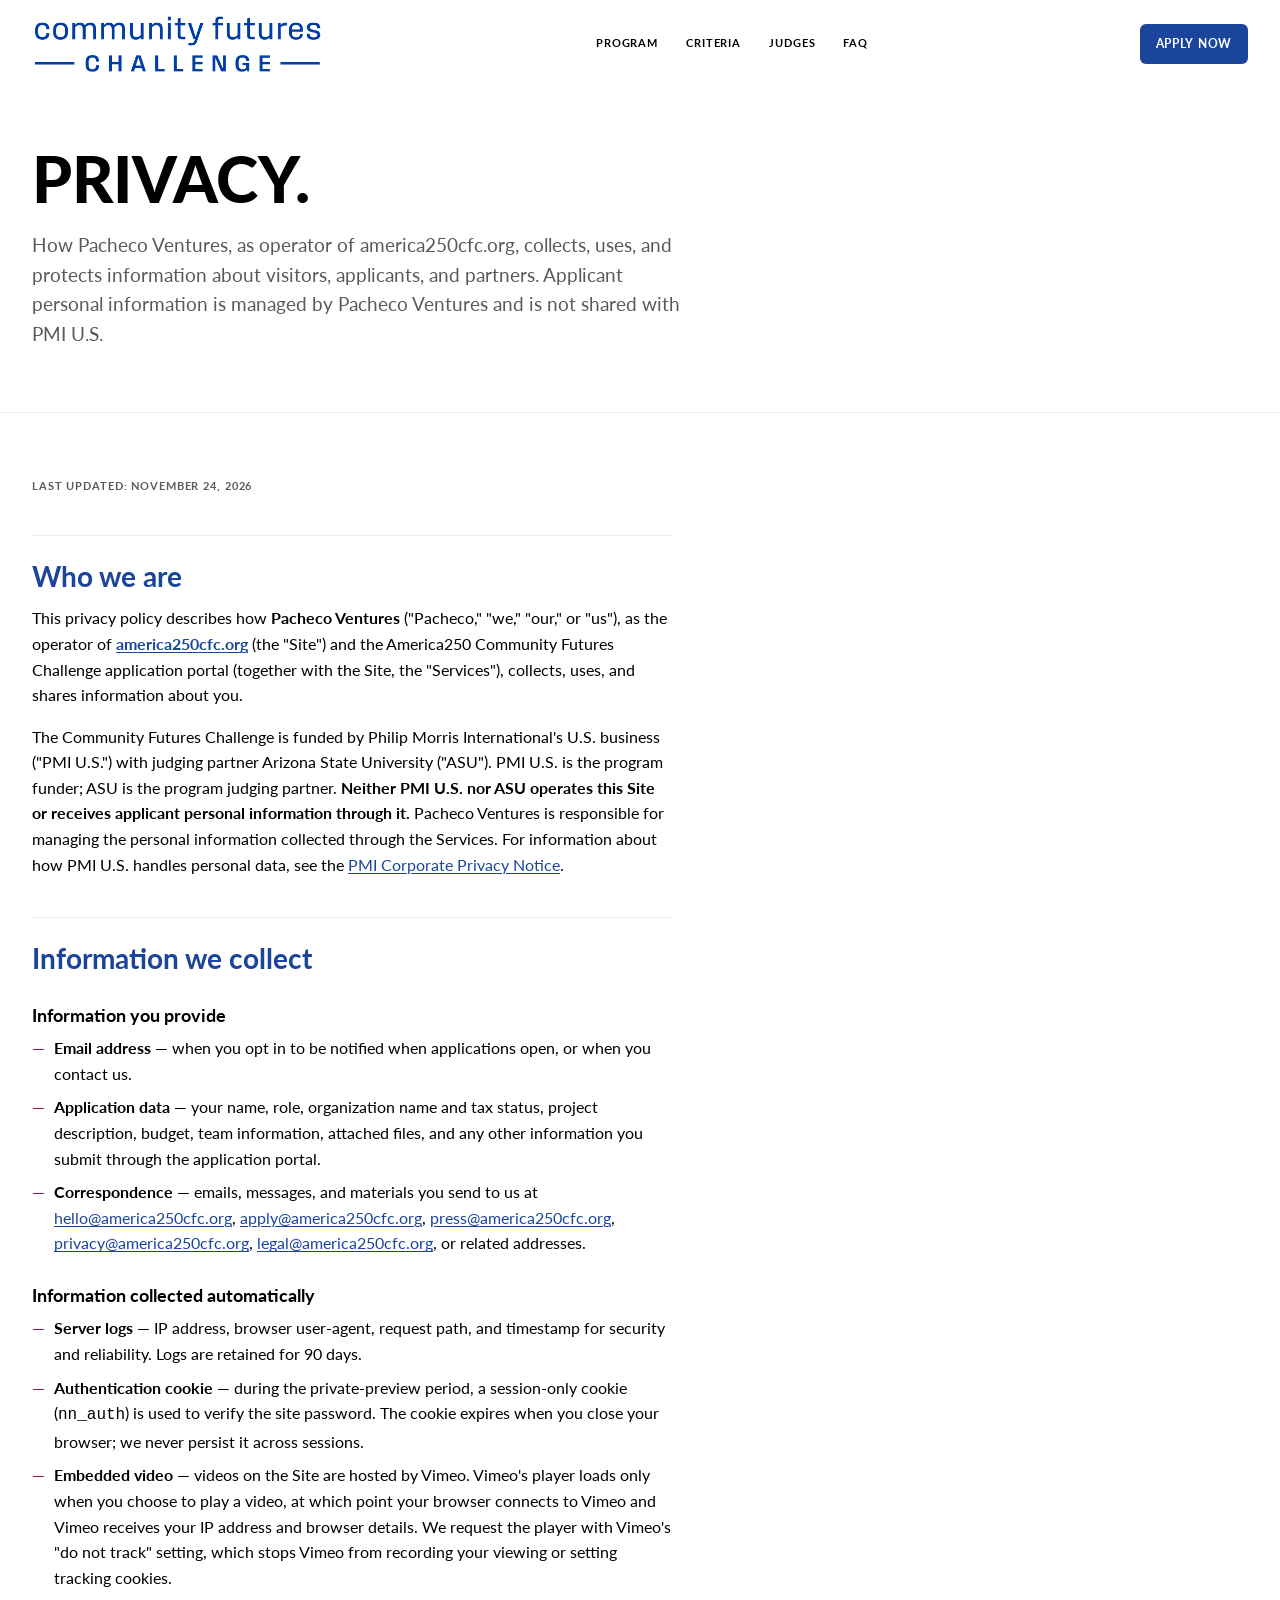
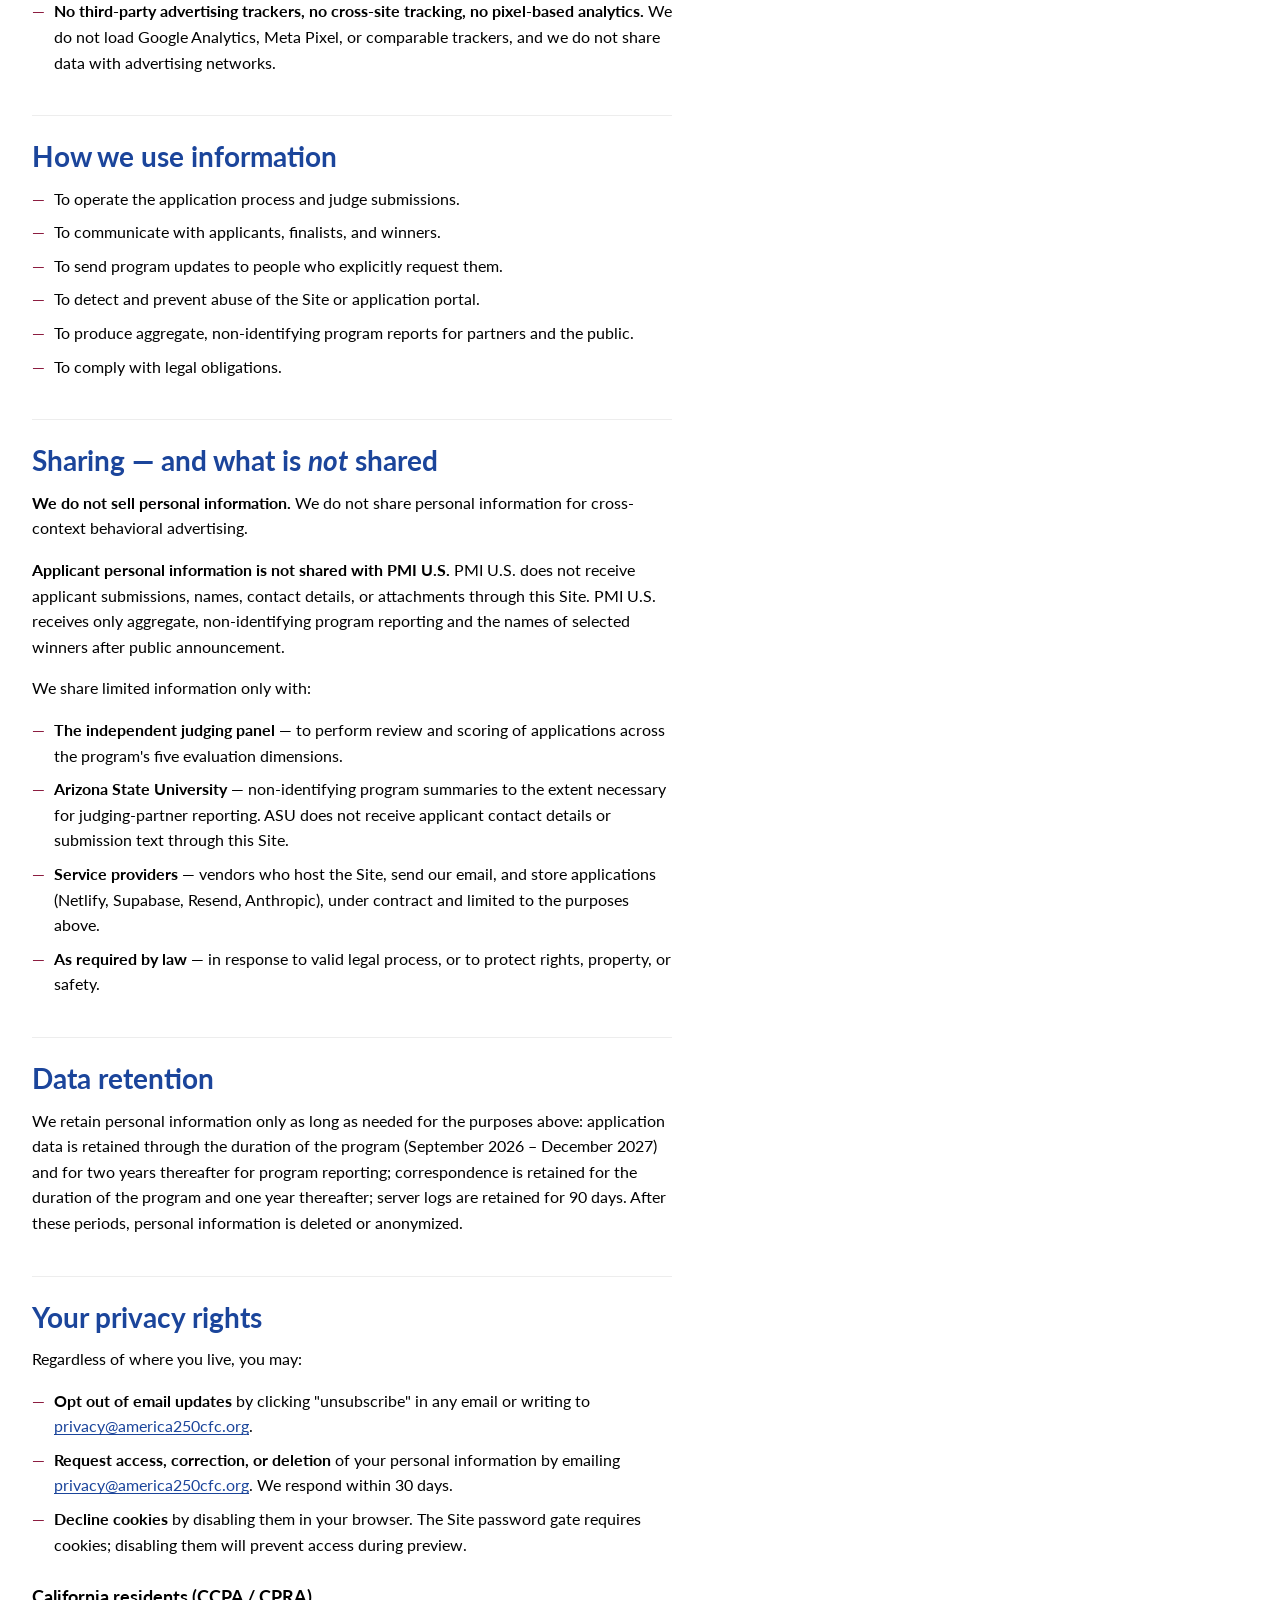
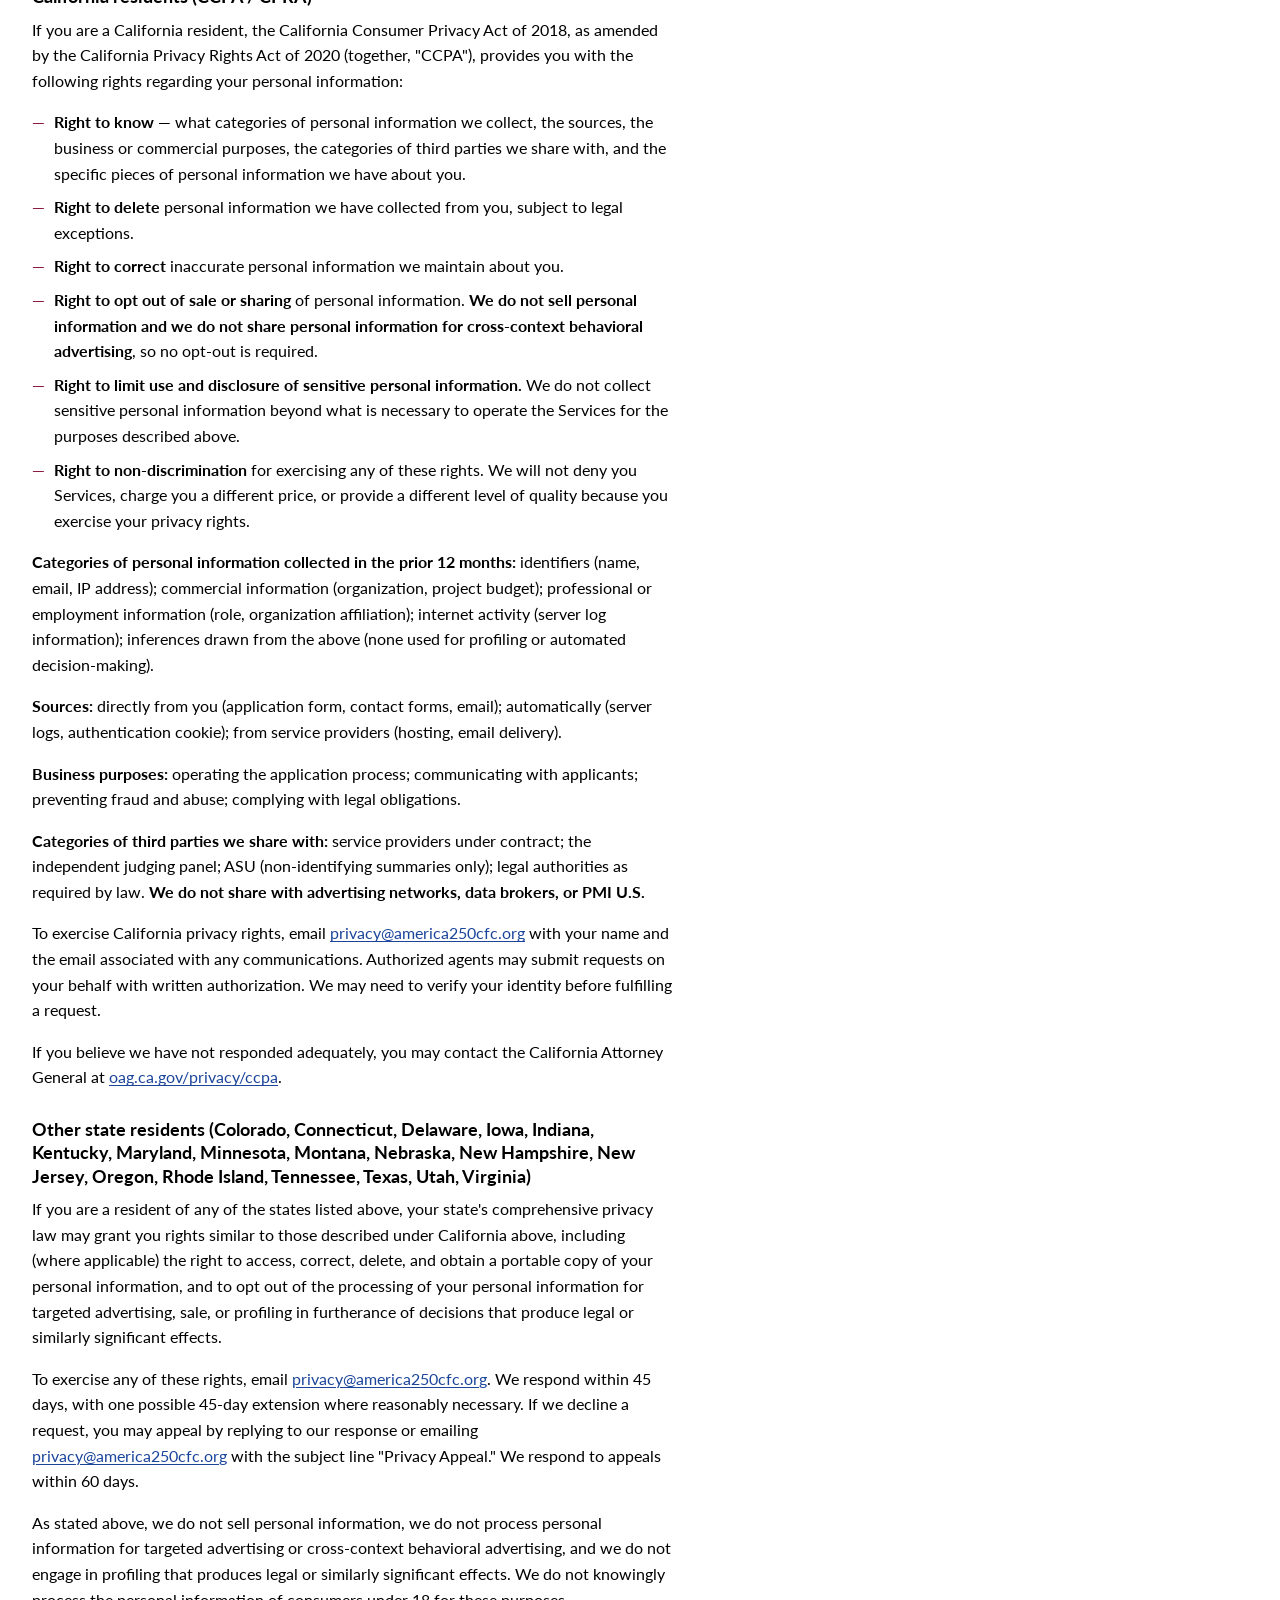
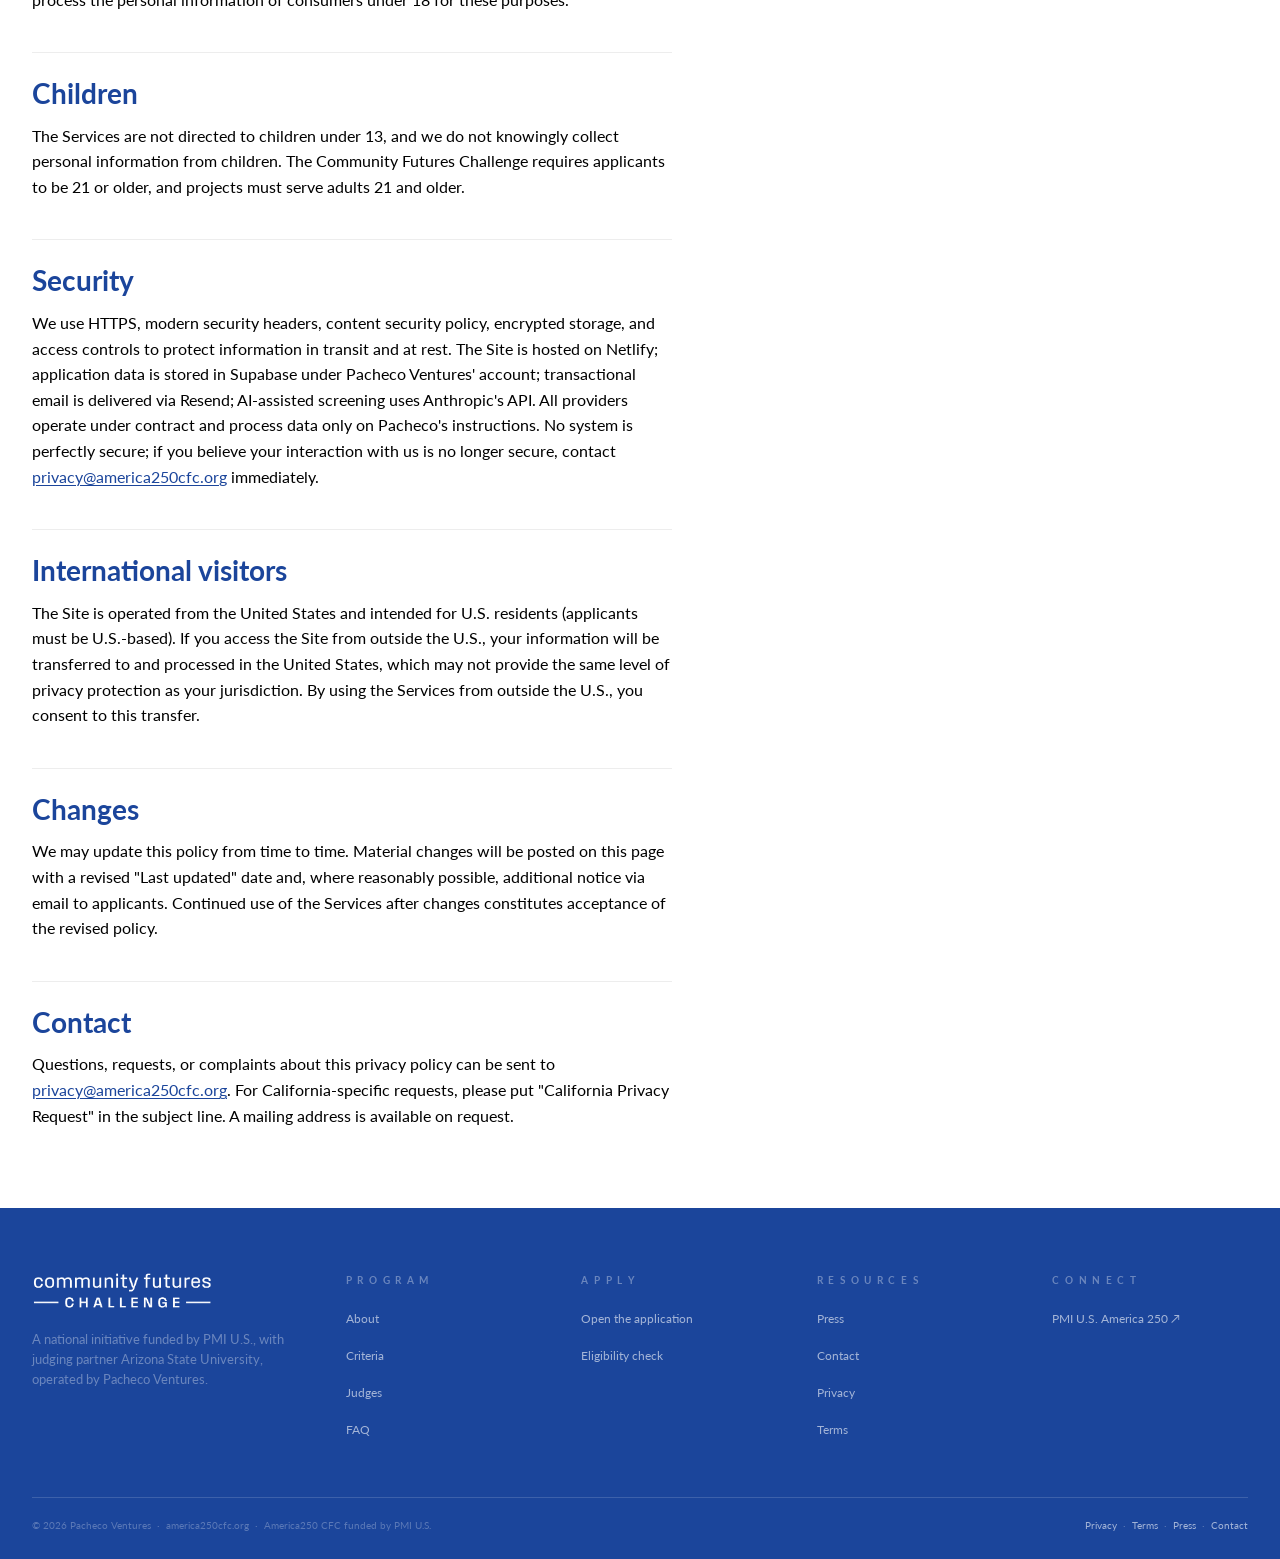
<file: privacy/index.html>
<!doctype html>
<html lang="en">
<head>
<meta charset="utf-8" />

<!-- OneTrust Cookies Consent Notice start for america250cfc.org -->
<script src="https://cdn.cookielaw.org/scripttemplates/otSDKStub.js" data-document-language="true" type="text/javascript" charset="UTF-8" data-domain-script="01a01fb8-5856-70f4-a929-a46326e55f18-test" ></script>
<script type="text/javascript">
function OptanonWrapper() { }
</script>
<!-- OneTrust Cookies Consent Notice end for america250cfc.org -->

<meta name="viewport" content="width=device-width, initial-scale=1, viewport-fit=cover" />
<title>Privacy policy — America250 Community Futures Challenge</title>
<meta name="description" content="The America250 Community Futures Challenge privacy policy. Operated by Pacheco Ventures. Applicant data is managed by Pacheco and is not shared with PMI U.S." />
<meta name="theme-color" content="#1B459B" />
<meta name="robots" content="index,follow" />
<meta property="og:title" content="Privacy policy — America250 Community Futures Challenge" />
<meta property="og:description" content="How Pacheco Ventures, as operator of america250cfc.org, collects, uses, and protects information about visitors and applicants. Applicant data is not shared with PMI U.S." />
<meta property="og:type" content="article" />
<meta property="og:url" content="https://america250cfc.org/privacy/" />
<meta property="og:image" content="https://america250cfc.org/assets/og-image.jpg" />
<meta property="og:image:width" content="1200" />
<meta property="og:image:height" content="630" />
<meta property="og:image:alt" content="America250 Community Futures Challenge" />
<meta name="twitter:card" content="summary_large_image" />
<meta name="twitter:title" content="Privacy policy — America250 Community Futures Challenge" />
<meta name="twitter:description" content="How we handle data — operated by Pacheco Ventures, not shared with PMI U.S., no cross-site trackers." />
<meta name="twitter:image" content="https://america250cfc.org/assets/og-image.jpg" />
<link rel="preconnect" href="https://fonts.googleapis.com" />
<link rel="preconnect" href="https://fonts.gstatic.com" crossorigin />
<link rel="stylesheet" href="/styles.css?v=20" />
<link rel="icon" type="image/svg+xml" href="/favicon.svg" />
<link rel="canonical" href="https://america250cfc.org/privacy/" />
</head>
<body>

<a class="skip-link" href="#main">Skip to content</a>

<!-- ============== NAV ============== -->
<nav id="nav" class="nav" aria-label="Primary">
  <div class="nav__inner">
    <a href="/" class="nav__lockup" aria-label="America250 Community Futures Challenge — home">
      <img src="/assets/america250cfc-logo-blue.png" alt="America250 Community Futures Challenge" width="2281" height="468" />
    </a>
    <div class="nav__links" id="nav-links">
      <a href="/#program">Program</a>
      <a href="/#criteria">Criteria</a>
      <a href="/#judges">Judges</a>
      <a href="/#faq">FAQ</a>
    </div>
    <div class="nav__actions">
      <a class="btn btn--blue btn--sm nav__cta" href="/apply/">Apply now</a>
      <button class="nav__toggle" type="button" aria-controls="nav-links" aria-expanded="false" aria-label="Open menu">
        <span class="nav__toggle-bar" aria-hidden="true"></span>
        <span class="nav__toggle-bar" aria-hidden="true"></span>
        <span class="nav__toggle-bar" aria-hidden="true"></span>
      </button>
    </div>
  </div>
</nav>

<main id="main">

<header class="page">
  <div class="container">
    <h1 class="page__h">Privacy.</h1>
    <p class="page__lede">
      How Pacheco Ventures, as operator of america250cfc.org, collects, uses, and protects information about visitors, applicants, and partners. Applicant personal information is managed by Pacheco Ventures and is not shared with PMI U.S.
    </p>
  </div>
</header>

<section class="container">
  <div class="prose">
    <p class="meta">Last updated: November 24, 2026</p>

    <h2>Who we are</h2>
    <p>This privacy policy describes how <strong>Pacheco Ventures</strong> ("Pacheco," "we," "our," or "us"), as the operator of <strong><a href="https://america250cfc.org/" rel="noopener">america250cfc.org</a></strong> (the "Site") and the America250 Community Futures Challenge application portal (together with the Site, the "Services"), collects, uses, and shares information about you.</p>
    <p>The Community Futures Challenge is funded by Philip Morris International's U.S. business ("PMI U.S.") with judging partner Arizona State University ("ASU"). PMI U.S. is the program funder; ASU is the program judging partner. <strong>Neither PMI U.S. nor ASU operates this Site or receives applicant personal information through it.</strong> Pacheco Ventures is responsible for managing the personal information collected through the Services. For information about how PMI U.S. handles personal data, see the <a href="https://www.pmiprivacy.com/global/en/" rel="noopener" target="_blank">PMI Corporate Privacy Notice</a>.</p>

    <h2>Information we collect</h2>
    <h3>Information you provide</h3>
    <ul>
      <li><strong>Email address</strong> — when you opt in to be notified when applications open, or when you contact us.</li>
      <li><strong>Application data</strong> — your name, role, organization name and tax status, project description, budget, team information, attached files, and any other information you submit through the application portal.</li>
      <li><strong>Correspondence</strong> — emails, messages, and materials you send to us at <a href="mailto:hello@america250cfc.org">hello@america250cfc.org</a>, <a href="mailto:apply@america250cfc.org">apply@america250cfc.org</a>, <a href="mailto:press@america250cfc.org">press@america250cfc.org</a>, <a href="mailto:privacy@america250cfc.org">privacy@america250cfc.org</a>, <a href="mailto:legal@america250cfc.org">legal@america250cfc.org</a>, or related addresses.</li>
    </ul>

    <h3>Information collected automatically</h3>
    <ul>
      <li><strong>Server logs</strong> — IP address, browser user-agent, request path, and timestamp for security and reliability. Logs are retained for 90 days.</li>
      <li><strong>Authentication cookie</strong> — during the private-preview period, a session-only cookie (<code>nn_auth</code>) is used to verify the site password. The cookie expires when you close your browser; we never persist it across sessions.</li>
      <li><strong>Embedded video</strong> — videos on the Site are hosted by Vimeo. Vimeo's player loads only when you choose to play a video, at which point your browser connects to Vimeo and Vimeo receives your IP address and browser details. We request the player with Vimeo's "do not track" setting, which stops Vimeo from recording your viewing or setting tracking cookies.</li>
      <li><strong>No third-party advertising trackers, no cross-site tracking, no pixel-based analytics.</strong> We do not load Google Analytics, Meta Pixel, or comparable trackers, and we do not share data with advertising networks.</li>
    </ul>

    <h2>How we use information</h2>
    <ul>
      <li>To operate the application process and judge submissions.</li>
      <li>To communicate with applicants, finalists, and winners.</li>
      <li>To send program updates to people who explicitly request them.</li>
      <li>To detect and prevent abuse of the Site or application portal.</li>
      <li>To produce aggregate, non-identifying program reports for partners and the public.</li>
      <li>To comply with legal obligations.</li>
    </ul>

    <h2>Sharing — and what is <em>not</em> shared</h2>
    <p><strong>We do not sell personal information.</strong> We do not share personal information for cross-context behavioral advertising.</p>
    <p><strong>Applicant personal information is not shared with PMI U.S.</strong> PMI U.S. does not receive applicant submissions, names, contact details, or attachments through this Site. PMI U.S. receives only aggregate, non-identifying program reporting and the names of selected winners after public announcement.</p>
    <p>We share limited information only with:</p>
    <ul>
      <li><strong>The independent judging panel</strong> — to perform review and scoring of applications across the program's five evaluation dimensions.</li>
      <li><strong>Arizona State University</strong> — non-identifying program summaries to the extent necessary for judging-partner reporting. ASU does not receive applicant contact details or submission text through this Site.</li>
      <li><strong>Service providers</strong> — vendors who host the Site, send our email, and store applications (Netlify, Supabase, Resend, Anthropic), under contract and limited to the purposes above.</li>
      <li><strong>As required by law</strong> — in response to valid legal process, or to protect rights, property, or safety.</li>
    </ul>

    <h2>Data retention</h2>
    <p>We retain personal information only as long as needed for the purposes above: application data is retained through the duration of the program (September 2026 – December 2027) and for two years thereafter for program reporting; correspondence is retained for the duration of the program and one year thereafter; server logs are retained for 90 days. After these periods, personal information is deleted or anonymized.</p>

    <h2>Your privacy rights</h2>
    <p>Regardless of where you live, you may:</p>
    <ul>
      <li><strong>Opt out of email updates</strong> by clicking "unsubscribe" in any email or writing to <a href="mailto:privacy@america250cfc.org">privacy@america250cfc.org</a>.</li>
      <li><strong>Request access, correction, or deletion</strong> of your personal information by emailing <a href="mailto:privacy@america250cfc.org">privacy@america250cfc.org</a>. We respond within 30 days.</li>
      <li><strong>Decline cookies</strong> by disabling them in your browser. The Site password gate requires cookies; disabling them will prevent access during preview.</li>
    </ul>

    <h3>California residents (CCPA / CPRA)</h3>
    <p>If you are a California resident, the California Consumer Privacy Act of 2018, as amended by the California Privacy Rights Act of 2020 (together, "CCPA"), provides you with the following rights regarding your personal information:</p>
    <ul>
      <li><strong>Right to know</strong> — what categories of personal information we collect, the sources, the business or commercial purposes, the categories of third parties we share with, and the specific pieces of personal information we have about you.</li>
      <li><strong>Right to delete</strong> personal information we have collected from you, subject to legal exceptions.</li>
      <li><strong>Right to correct</strong> inaccurate personal information we maintain about you.</li>
      <li><strong>Right to opt out of sale or sharing</strong> of personal information. <strong>We do not sell personal information and we do not share personal information for cross-context behavioral advertising</strong>, so no opt-out is required.</li>
      <li><strong>Right to limit use and disclosure of sensitive personal information.</strong> We do not collect sensitive personal information beyond what is necessary to operate the Services for the purposes described above.</li>
      <li><strong>Right to non-discrimination</strong> for exercising any of these rights. We will not deny you Services, charge you a different price, or provide a different level of quality because you exercise your privacy rights.</li>
    </ul>
    <p><strong>Categories of personal information collected in the prior 12 months:</strong> identifiers (name, email, IP address); commercial information (organization, project budget); professional or employment information (role, organization affiliation); internet activity (server log information); inferences drawn from the above (none used for profiling or automated decision-making).</p>
    <p><strong>Sources:</strong> directly from you (application form, contact forms, email); automatically (server logs, authentication cookie); from service providers (hosting, email delivery).</p>
    <p><strong>Business purposes:</strong> operating the application process; communicating with applicants; preventing fraud and abuse; complying with legal obligations.</p>
    <p><strong>Categories of third parties we share with:</strong> service providers under contract; the independent judging panel; ASU (non-identifying summaries only); legal authorities as required by law. <strong>We do not share with advertising networks, data brokers, or PMI U.S.</strong></p>
    <p>To exercise California privacy rights, email <a href="mailto:privacy@america250cfc.org">privacy@america250cfc.org</a> with your name and the email associated with any communications. Authorized agents may submit requests on your behalf with written authorization. We may need to verify your identity before fulfilling a request.</p>
    <p>If you believe we have not responded adequately, you may contact the California Attorney General at <a href="https://oag.ca.gov/privacy/ccpa" rel="noopener" target="_blank">oag.ca.gov/privacy/ccpa</a>.</p>

    <h3>Other state residents (Colorado, Connecticut, Delaware, Iowa, Indiana, Kentucky, Maryland, Minnesota, Montana, Nebraska, New Hampshire, New Jersey, Oregon, Rhode Island, Tennessee, Texas, Utah, Virginia)</h3>
    <p>If you are a resident of any of the states listed above, your state's comprehensive privacy law may grant you rights similar to those described under California above, including (where applicable) the right to access, correct, delete, and obtain a portable copy of your personal information, and to opt out of the processing of your personal information for targeted advertising, sale, or profiling in furtherance of decisions that produce legal or similarly significant effects.</p>
    <p>To exercise any of these rights, email <a href="mailto:privacy@america250cfc.org">privacy@america250cfc.org</a>. We respond within 45 days, with one possible 45-day extension where reasonably necessary. If we decline a request, you may appeal by replying to our response or emailing <a href="mailto:privacy@america250cfc.org">privacy@america250cfc.org</a> with the subject line "Privacy Appeal." We respond to appeals within 60 days.</p>
    <p>As stated above, we do not sell personal information, we do not process personal information for targeted advertising or cross-context behavioral advertising, and we do not engage in profiling that produces legal or similarly significant effects. We do not knowingly process the personal information of consumers under 18 for these purposes.</p>

    <h2>Children</h2>
    <p>The Services are not directed to children under 13, and we do not knowingly collect personal information from children. The Community Futures Challenge requires applicants to be 21 or older, and projects must serve adults 21 and older.</p>

    <h2>Security</h2>
    <p>We use HTTPS, modern security headers, content security policy, encrypted storage, and access controls to protect information in transit and at rest. The Site is hosted on Netlify; application data is stored in Supabase under Pacheco Ventures' account; transactional email is delivered via Resend; AI-assisted screening uses Anthropic's API. All providers operate under contract and process data only on Pacheco's instructions. No system is perfectly secure; if you believe your interaction with us is no longer secure, contact <a href="mailto:privacy@america250cfc.org">privacy@america250cfc.org</a> immediately.</p>

    <h2>International visitors</h2>
    <p>The Site is operated from the United States and intended for U.S. residents (applicants must be U.S.-based). If you access the Site from outside the U.S., your information will be transferred to and processed in the United States, which may not provide the same level of privacy protection as your jurisdiction. By using the Services from outside the U.S., you consent to this transfer.</p>

    <h2>Changes</h2>
    <p>We may update this policy from time to time. Material changes will be posted on this page with a revised "Last updated" date and, where reasonably possible, additional notice via email to applicants. Continued use of the Services after changes constitutes acceptance of the revised policy.</p>

    <h2>Contact</h2>
    <p>Questions, requests, or complaints about this privacy policy can be sent to <a href="mailto:privacy@america250cfc.org">privacy@america250cfc.org</a>. For California-specific requests, please put "California Privacy Request" in the subject line. A mailing address is available on request.</p>
  </div>
</section>

</main>

<!-- ============== FOOTER ============== -->
<footer class="footer">
  <div class="container">
    <div class="footer__grid">
      <div class="footer__brand">
        <img src="/assets/america250cfc-logo-white.png" alt="America250 Community Futures Challenge" width="2281" height="468" />
        <p>A national initiative funded by PMI U.S., with judging partner Arizona State University, operated by Pacheco Ventures.</p>
      </div>
      <div class="footer__col">
        <h4>P&nbsp;R&nbsp;O&nbsp;G&nbsp;R&nbsp;A&nbsp;M</h4>
        <ul>
          <li><a href="/#program">About</a></li>
          <li><a href="/#criteria">Criteria</a></li>
          <li><a href="/#judges">Judges</a></li>
          <li><a href="/#faq">FAQ</a></li>
        </ul>
      </div>
      <div class="footer__col">
        <h4>A&nbsp;P&nbsp;P&nbsp;L&nbsp;Y</h4>
        <ul>
          <li><a href="/apply/">Open the application</a></li>
          <li><a href="/#faq">Eligibility check</a></li>
        </ul>
      </div>
      <div class="footer__col">
        <h4>R&nbsp;E&nbsp;S&nbsp;O&nbsp;U&nbsp;R&nbsp;C&nbsp;E&nbsp;S</h4>
        <ul>
          <li><a href="/press/">Press</a></li>
          <li><a href="/contact/">Contact</a></li>
          <li><a href="/privacy/">Privacy</a></li>
          <li><a href="/terms/">Terms</a></li>
        </ul>
      </div>
      <div class="footer__col">
        <h4>C&nbsp;O&nbsp;N&nbsp;N&nbsp;E&nbsp;C&nbsp;T</h4>
        <ul>
          <li><a href="https://www.uspmi.com" rel="noopener" target="_blank">PMI U.S. America 250 <span aria-hidden="true">↗</span></a></li>
        </ul>
      </div>
    </div>
    <div class="footer__legal">
      <span>© 2026 Pacheco Ventures &nbsp;·&nbsp; america250cfc.org &nbsp;·&nbsp; America250 CFC funded by PMI U.S.</span>
      <span><a href="/privacy/">Privacy</a> &nbsp;·&nbsp; <a href="/terms/">Terms</a> &nbsp;·&nbsp; <a href="/press/">Press</a> &nbsp;·&nbsp; <a href="/contact/">Contact</a></span>
    </div>
  </div>
</footer>

<script src="/script.js?v=8" defer></script>
</body>
</html>
</file>
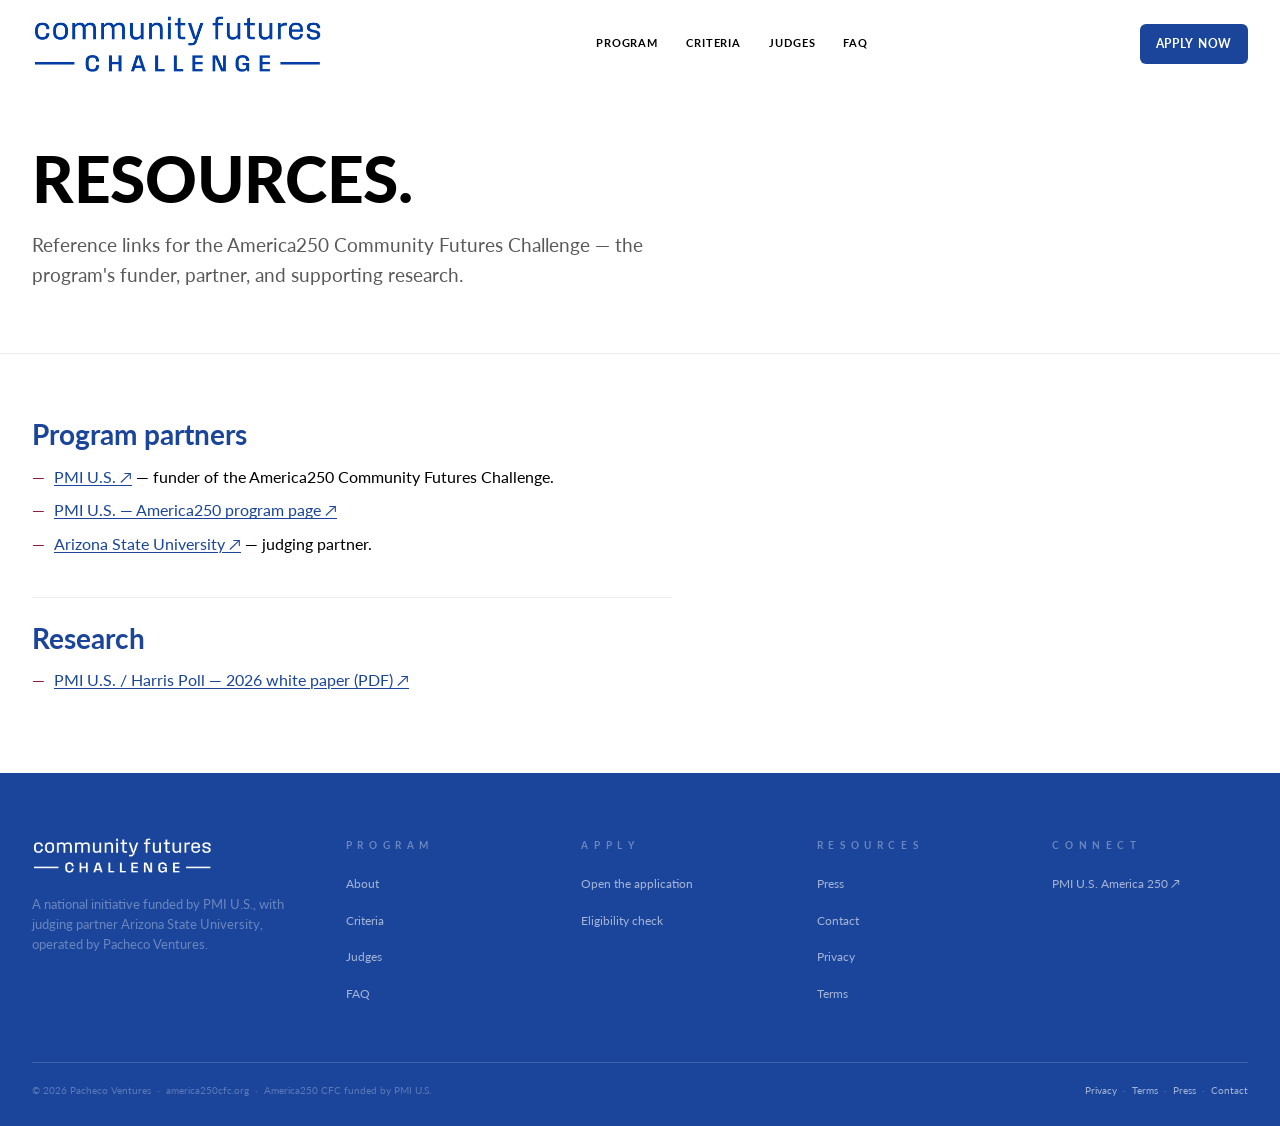
<file: resources/index.html>
<!doctype html>
<html lang="en">
<head>
<meta charset="utf-8" />

<!-- OneTrust Cookies Consent Notice start for america250cfc.org -->
<script src="https://cdn.cookielaw.org/scripttemplates/otSDKStub.js" data-document-language="true" type="text/javascript" charset="UTF-8" data-domain-script="01a01fb8-5856-70f4-a929-a46326e55f18-test" ></script>
<script type="text/javascript">
function OptanonWrapper() { }
</script>
<!-- OneTrust Cookies Consent Notice end for america250cfc.org -->

<meta name="viewport" content="width=device-width, initial-scale=1, viewport-fit=cover" />
<title>Resources — America250 Community Futures Challenge</title>
<meta name="description" content="Reference links for the America250 Community Futures Challenge — PMI U.S., the America250 program page, Arizona State University, and program research." />
<meta name="robots" content="noindex,nofollow" />
<meta name="theme-color" content="#1B459B" />
<meta property="og:title" content="Resources — America250 Community Futures Challenge" />
<meta property="og:description" content="Reference links for the America250 Community Futures Challenge." />
<meta property="og:type" content="article" />
<meta property="og:url" content="https://america250cfc.org/resources/" />
<meta property="og:image" content="https://america250cfc.org/assets/og-image.jpg" />
<meta property="og:image:width" content="1200" />
<meta property="og:image:height" content="630" />
<meta property="og:image:alt" content="America250 Community Futures Challenge" />
<meta name="twitter:card" content="summary_large_image" />
<meta name="twitter:title" content="Resources — America250 Community Futures Challenge" />
<meta name="twitter:description" content="Reference links for the America250 Community Futures Challenge." />
<meta name="twitter:image" content="https://america250cfc.org/assets/og-image.jpg" />
<link rel="preconnect" href="https://fonts.googleapis.com" />
<link rel="preconnect" href="https://fonts.gstatic.com" crossorigin />
<link rel="stylesheet" href="/styles.css?v=16" />
<link rel="icon" type="image/svg+xml" href="/favicon.svg" />
<link rel="canonical" href="https://america250cfc.org/resources/" />
</head>
<body>

<a class="skip-link" href="#main">Skip to content</a>

<!-- ============== NAV ============== -->
<nav id="nav" class="nav" aria-label="Primary">
  <div class="nav__inner">
    <a href="/" class="nav__lockup" aria-label="America250 Community Futures Challenge — home">
      <img src="/assets/america250cfc-logo-blue.png" alt="America250 Community Futures Challenge" width="2281" height="468" />
    </a>
    <div class="nav__links" id="nav-links">
      <a href="/#program">Program</a>
      <a href="/#criteria">Criteria</a>
      <a href="/#judges">Judges</a>
      <a href="/#faq">FAQ</a>
    </div>
    <div class="nav__actions">
      <a class="btn btn--blue btn--sm nav__cta" href="/apply/">Apply now</a>
      <button class="nav__toggle" type="button" aria-controls="nav-links" aria-expanded="false" aria-label="Open menu">
        <span class="nav__toggle-bar" aria-hidden="true"></span>
        <span class="nav__toggle-bar" aria-hidden="true"></span>
        <span class="nav__toggle-bar" aria-hidden="true"></span>
      </button>
    </div>
  </div>
</nav>

<main id="main">

<header class="page">
  <div class="container">
    <h1 class="page__h">Resources.</h1>
    <p class="page__lede">
      Reference links for the America250 Community Futures Challenge — the program's funder, partner, and supporting research.
    </p>
  </div>
</header>

<section class="container">
  <div class="prose">

    <h2>Program partners</h2>
    <ul>
      <li><a href="https://www.uspmi.com/" rel="noopener" target="_blank">PMI U.S. <span aria-hidden="true">↗</span></a> — funder of the America250 Community Futures Challenge.</li>
      <li><a href="https://www.uspmi.com/en/america250/" rel="noopener" target="_blank">PMI U.S. — America250 program page <span aria-hidden="true">↗</span></a></li>
      <li><a href="https://www.asu.edu/" rel="noopener" target="_blank">Arizona State University <span aria-hidden="true">↗</span></a> — judging partner.</li>
    </ul>

    <h2>Research</h2>
    <ul>
      <li><a href="https://www.uspmi.com/content/dam/usacorp/files/PMI-US-2026-Harris-Poll.pdf" rel="noopener" target="_blank">PMI U.S. / Harris Poll — 2026 white paper (PDF) <span aria-hidden="true">↗</span></a></li>
    </ul>

  </div>
</section>

</main>

<!-- ============== FOOTER ============== -->
<footer class="footer">
  <div class="container">
    <div class="footer__grid">
      <div class="footer__brand">
        <img src="/assets/america250cfc-logo-white.png" alt="America250 Community Futures Challenge" width="2281" height="468" />
        <p>A national initiative funded by PMI U.S., with judging partner Arizona State University, operated by Pacheco Ventures.</p>
      </div>
      <div class="footer__col">
        <h4>P&nbsp;R&nbsp;O&nbsp;G&nbsp;R&nbsp;A&nbsp;M</h4>
        <ul>
          <li><a href="/#program">About</a></li>
          <li><a href="/#criteria">Criteria</a></li>
          <li><a href="/#judges">Judges</a></li>
          <li><a href="/#faq">FAQ</a></li>
        </ul>
      </div>
      <div class="footer__col">
        <h4>A&nbsp;P&nbsp;P&nbsp;L&nbsp;Y</h4>
        <ul>
          <li><a href="/apply/">Open the application</a></li>
          <li><a href="/#faq">Eligibility check</a></li>
        </ul>
      </div>
      <div class="footer__col">
        <h4>R&nbsp;E&nbsp;S&nbsp;O&nbsp;U&nbsp;R&nbsp;C&nbsp;E&nbsp;S</h4>
        <ul>
          <li><a href="/press/">Press</a></li>
          <li><a href="/contact/">Contact</a></li>
          <li><a href="/privacy/">Privacy</a></li>
          <li><a href="/terms/">Terms</a></li>
        </ul>
      </div>
      <div class="footer__col">
        <h4>C&nbsp;O&nbsp;N&nbsp;N&nbsp;E&nbsp;C&nbsp;T</h4>
        <ul>
          <li><a href="https://www.uspmi.com" rel="noopener" target="_blank">PMI U.S. America 250 <span aria-hidden="true">↗</span></a></li>
        </ul>
      </div>
    </div>
    <div class="footer__legal">
      <span>© 2026 Pacheco Ventures &nbsp;·&nbsp; america250cfc.org &nbsp;·&nbsp; America250 CFC funded by PMI U.S.</span>
      <span><a href="/privacy/">Privacy</a> &nbsp;·&nbsp; <a href="/terms/">Terms</a> &nbsp;·&nbsp; <a href="/press/">Press</a> &nbsp;·&nbsp; <a href="/contact/">Contact</a></span>
    </div>
  </div>
</footer>

<script src="/script.js?v=8" defer></script>
</body>
</html>
</file>
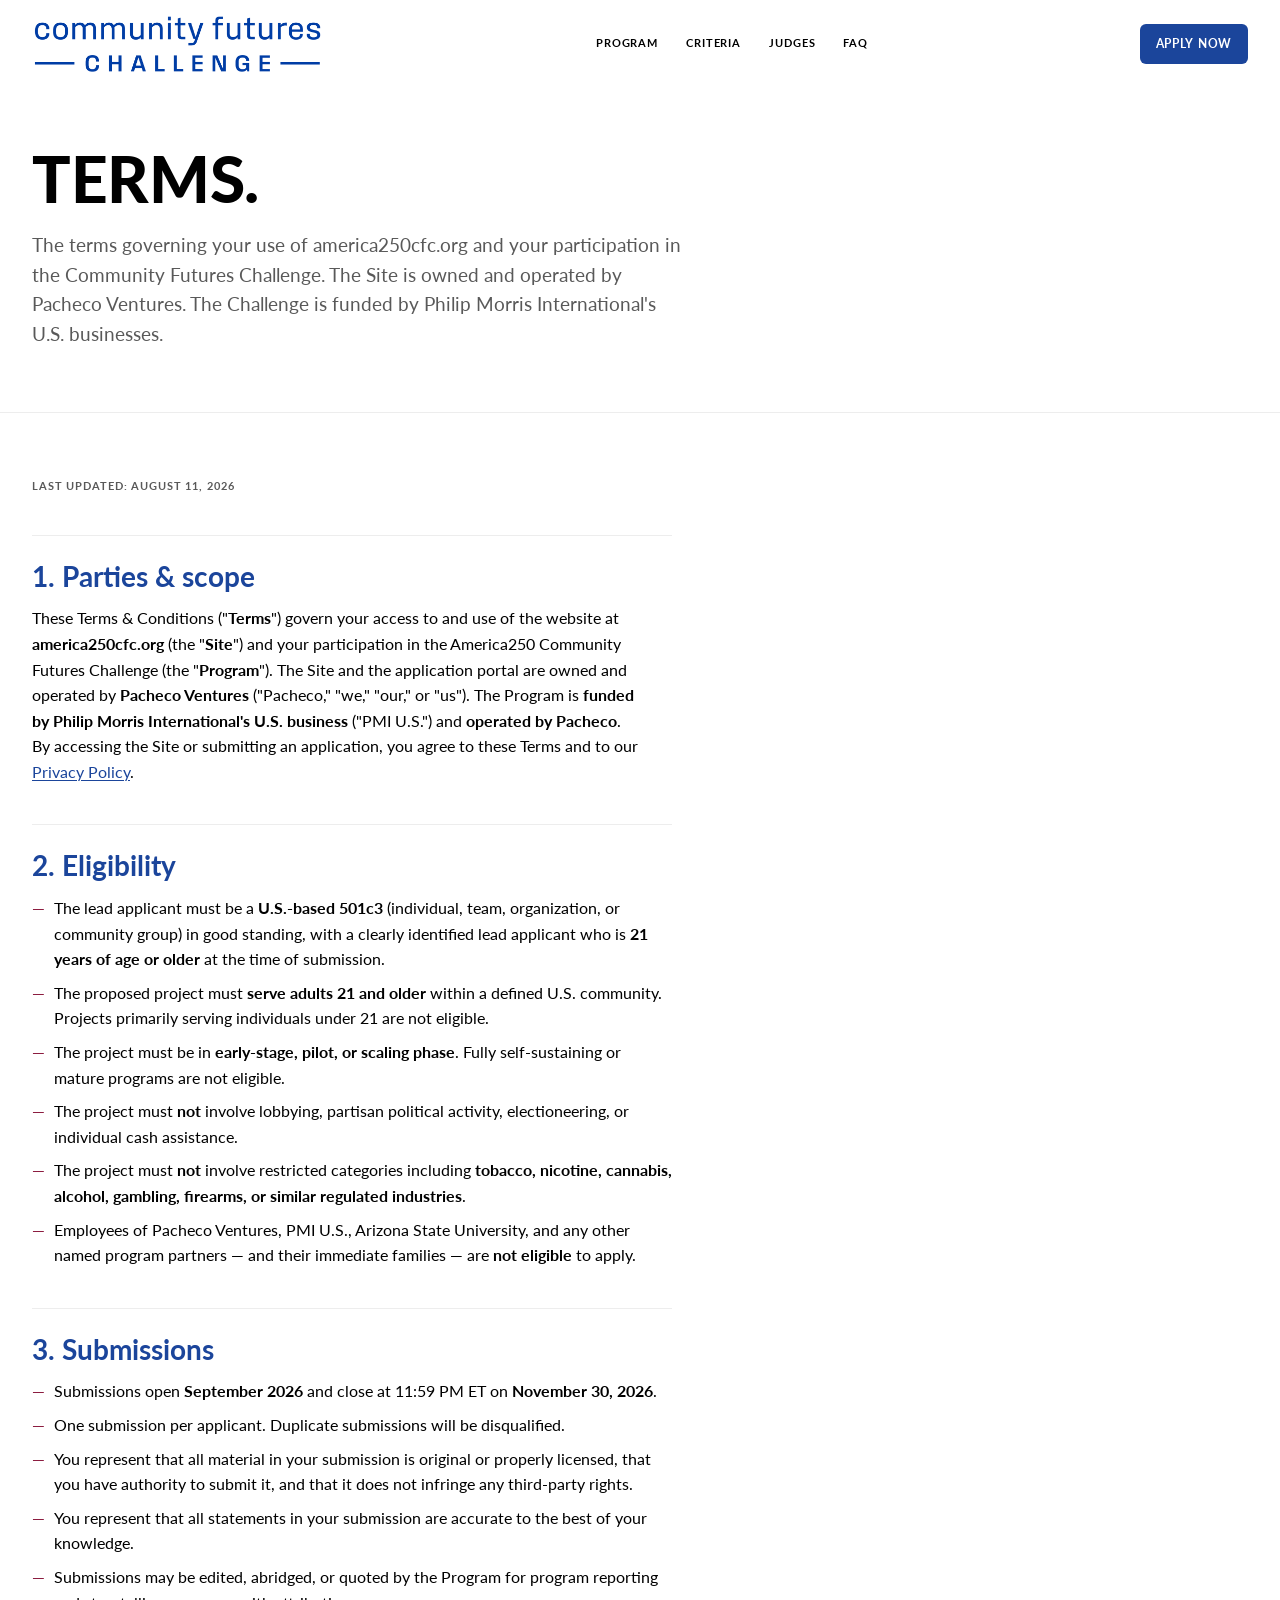
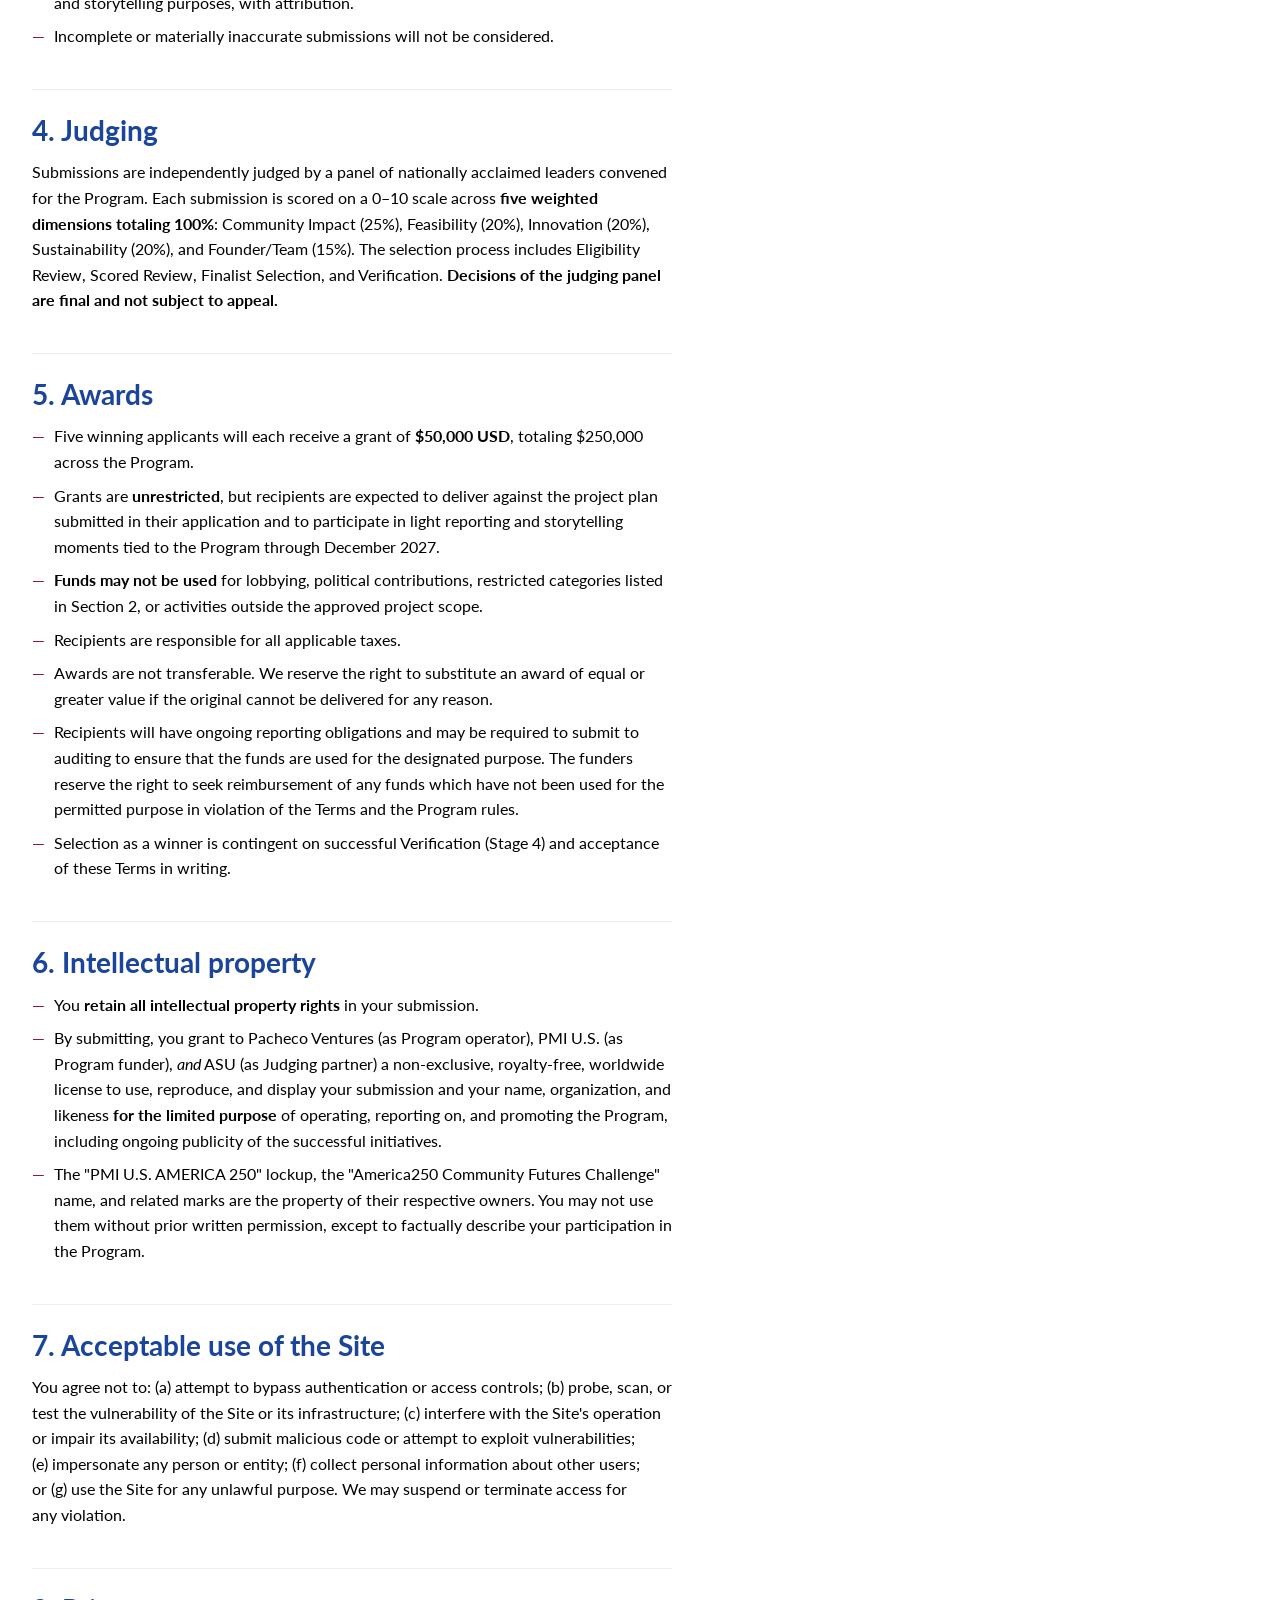
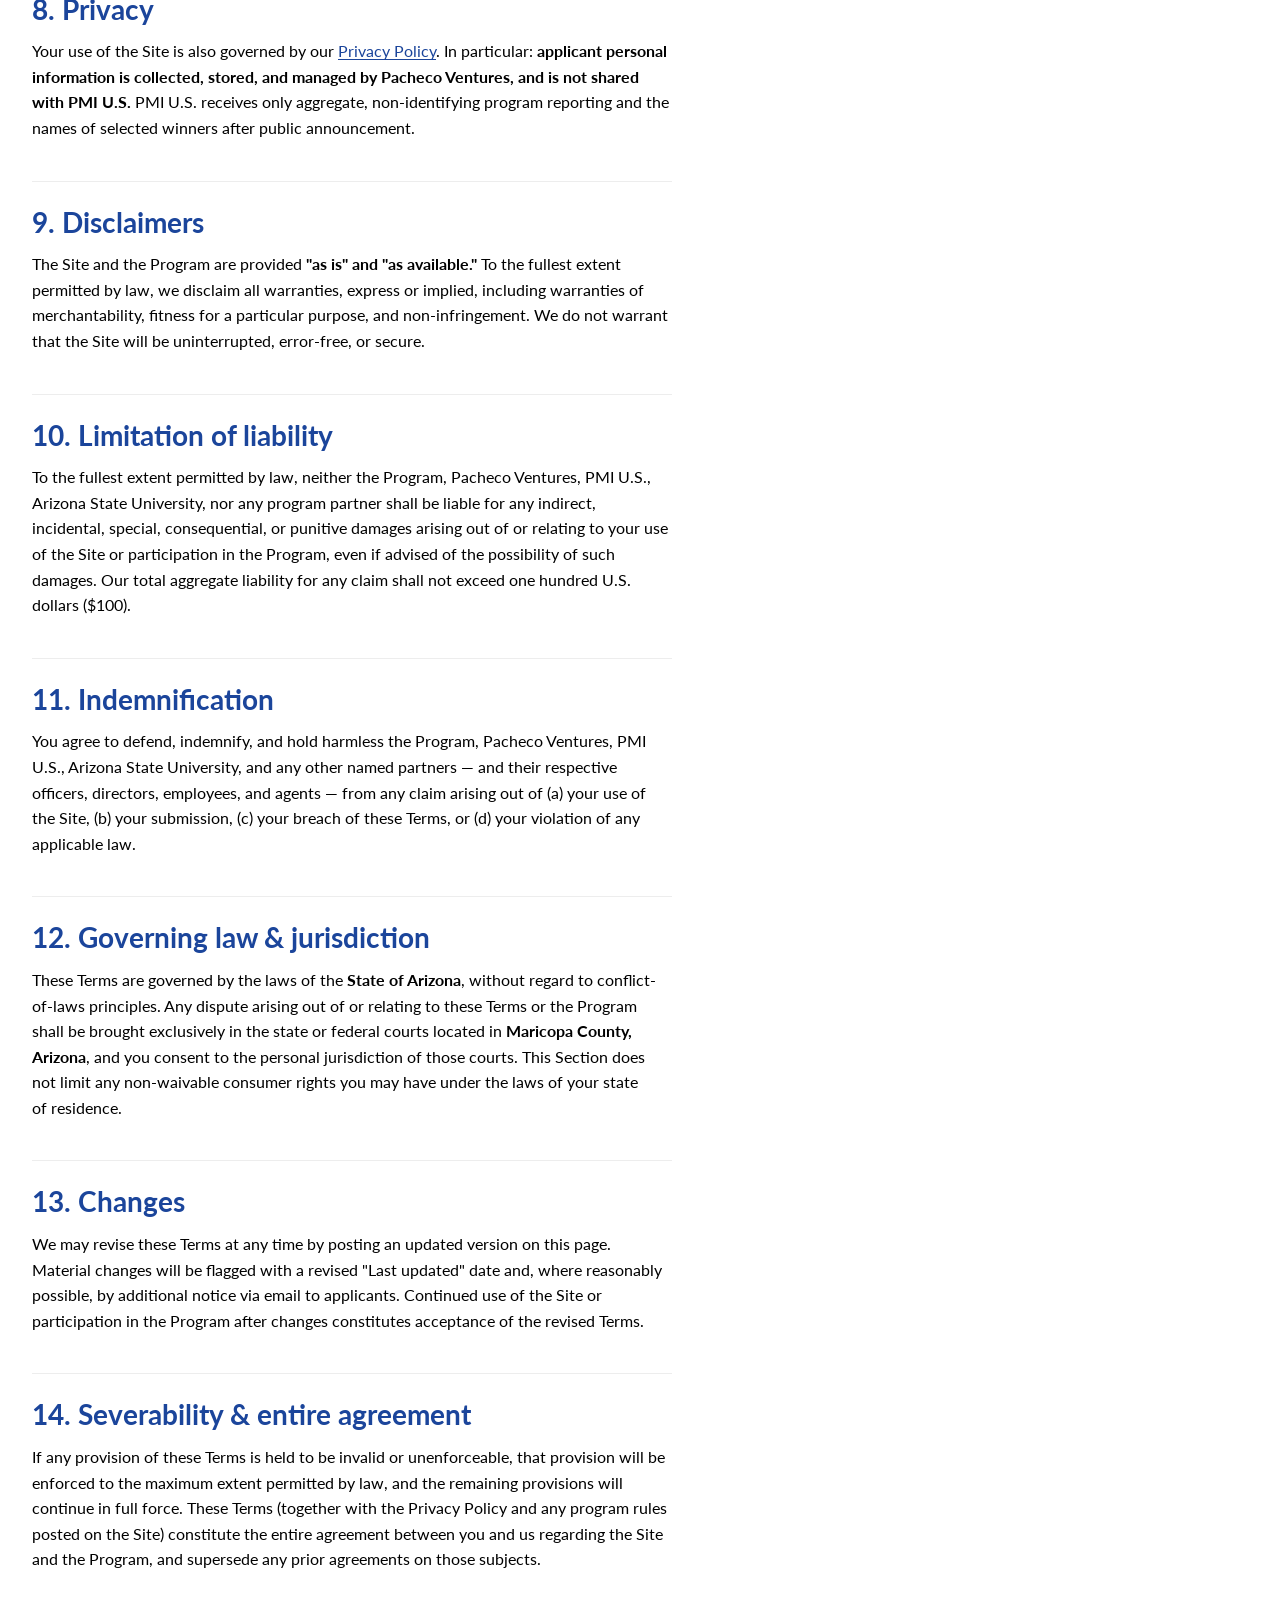
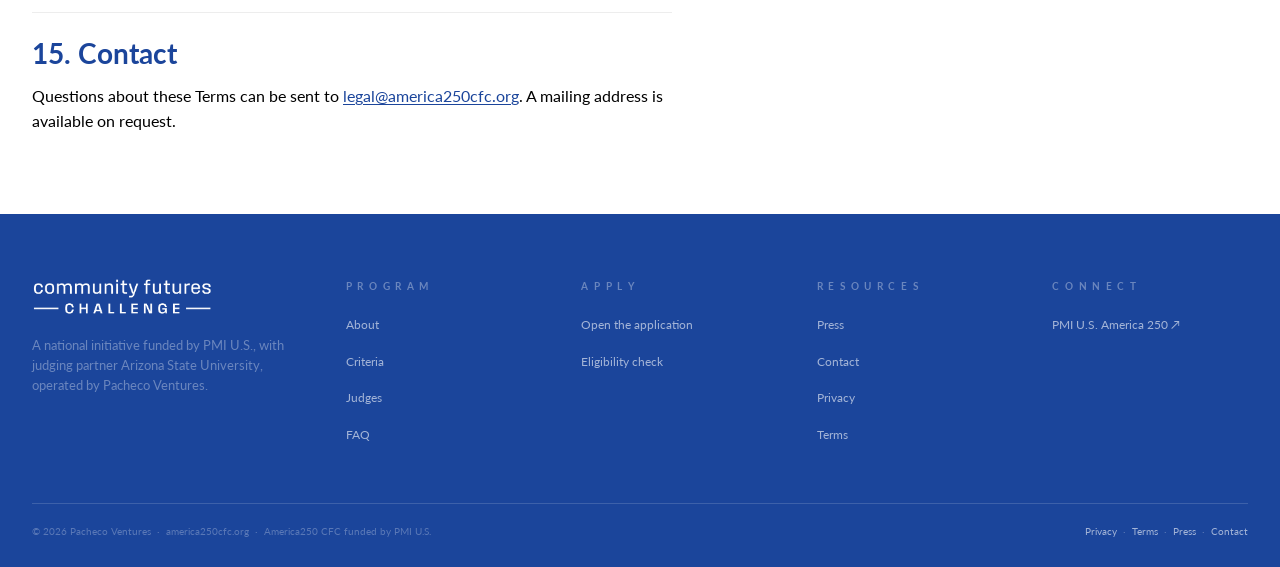
<file: terms/index.html>
<!doctype html>
<html lang="en">
<head>
<meta charset="utf-8" />

<!-- OneTrust Cookies Consent Notice start for america250cfc.org -->
<script src="https://cdn.cookielaw.org/scripttemplates/otSDKStub.js" data-document-language="true" type="text/javascript" charset="UTF-8" data-domain-script="01a01fb8-5856-70f4-a929-a46326e55f18-test" ></script>
<script type="text/javascript">
function OptanonWrapper() { }
</script>
<!-- OneTrust Cookies Consent Notice end for america250cfc.org -->

<meta name="viewport" content="width=device-width, initial-scale=1, viewport-fit=cover" />
<title>Terms &amp; conditions — America250 Community Futures Challenge</title>
<meta name="description" content="Terms governing use of america250cfc.org and the Community Futures Challenge. Site operated by Pacheco Ventures; program funded by PMI U.S." />
<meta name="theme-color" content="#1B459B" />
<meta name="robots" content="index,follow" />
<meta property="og:title" content="Terms &amp; conditions — America250 Community Futures Challenge" />
<meta property="og:description" content="Terms governing use of america250cfc.org and participation in the Community Futures Challenge. Site operated by Pacheco Ventures." />
<meta property="og:type" content="article" />
<meta property="og:url" content="https://america250cfc.org/terms/" />
<meta property="og:image" content="https://america250cfc.org/assets/og-image.jpg" />
<meta property="og:image:width" content="1200" />
<meta property="og:image:height" content="630" />
<meta property="og:image:alt" content="America250 Community Futures Challenge" />
<meta name="twitter:card" content="summary_large_image" />
<meta name="twitter:title" content="Terms &amp; conditions — America250 Community Futures Challenge" />
<meta name="twitter:description" content="Terms for america250cfc.org and the Community Futures Challenge — operated by Pacheco Ventures, funded by PMI U.S." />
<meta name="twitter:image" content="https://america250cfc.org/assets/og-image.jpg" />
<link rel="preconnect" href="https://fonts.googleapis.com" />
<link rel="preconnect" href="https://fonts.gstatic.com" crossorigin />
<link rel="stylesheet" href="/styles.css?v=20" />
<link rel="icon" type="image/svg+xml" href="/favicon.svg" />
<link rel="canonical" href="https://america250cfc.org/terms/" />
</head>
<body>

<a class="skip-link" href="#main">Skip to content</a>

<!-- ============== NAV ============== -->
<nav id="nav" class="nav" aria-label="Primary">
  <div class="nav__inner">
    <a href="/" class="nav__lockup" aria-label="America250 Community Futures Challenge — home">
      <img src="/assets/america250cfc-logo-blue.png" alt="America250 Community Futures Challenge" width="2281" height="468" />
    </a>
    <div class="nav__links" id="nav-links">
      <a href="/#program">Program</a>
      <a href="/#criteria">Criteria</a>
      <a href="/#judges">Judges</a>
      <a href="/#faq">FAQ</a>
    </div>
    <div class="nav__actions">
      <a class="btn btn--blue btn--sm nav__cta" href="/apply/">Apply now</a>
      <button class="nav__toggle" type="button" aria-controls="nav-links" aria-expanded="false" aria-label="Open menu">
        <span class="nav__toggle-bar" aria-hidden="true"></span>
        <span class="nav__toggle-bar" aria-hidden="true"></span>
        <span class="nav__toggle-bar" aria-hidden="true"></span>
      </button>
    </div>
  </div>
</nav>

<main id="main">

<header class="page">
  <div class="container">
    <h1 class="page__h">Terms.</h1>
    <p class="page__lede">
      The terms governing your use of america250cfc.org and your participation in the Community Futures Challenge. The Site is owned and operated by Pacheco Ventures. The Challenge is funded by Philip Morris International's U.S. businesses.
    </p>
  </div>
</header>

<section class="container">
  <div class="prose">
    <p class="meta">Last updated: August 11, 2026</p>

    <h2>1. Parties &amp; scope</h2>
    <p>These Terms &amp; Conditions ("<strong>Terms</strong>") govern your access to and use of the website at <strong>america250cfc.org</strong> (the "<strong>Site</strong>") and your participation in the America250 Community Futures Challenge (the "<strong>Program</strong>"). The Site and the application portal are owned and operated by <strong>Pacheco Ventures</strong> ("Pacheco," "we," "our," or "us"). The Program is <strong>funded by Philip Morris International's U.S. business</strong> ("PMI U.S.") and <strong>operated by Pacheco</strong>. By accessing the Site or submitting an application, you agree to these Terms and to our <a href="/privacy/">Privacy Policy</a>.</p>

    <h2>2. Eligibility</h2>
    <ul>
      <li>The lead applicant must be a <strong>U.S.-based 501c3</strong> (individual, team, organization, or community group) in good standing, with a clearly identified lead applicant who is <strong>21 years of age or older</strong> at the time of submission.</li>
      <li>The proposed project must <strong>serve adults 21 and older</strong> within a defined U.S. community. Projects primarily serving individuals under 21 are not eligible.</li>
      <li>The project must be in <strong>early-stage, pilot, or scaling phase</strong>. Fully self-sustaining or mature programs are not eligible.</li>
      <li>The project must <strong>not</strong> involve lobbying, partisan political activity, electioneering, or individual cash assistance.</li>
      <li>The project must <strong>not</strong> involve restricted categories including <strong>tobacco, nicotine, cannabis, alcohol, gambling, firearms, or similar regulated industries</strong>.</li>
      <li>Employees of Pacheco Ventures, PMI U.S., Arizona State University, and any other named program partners — and their immediate families — are <strong>not eligible</strong> to apply.</li>
    </ul>

    <h2>3. Submissions</h2>
    <ul>
      <li>Submissions open <strong>September 2026</strong> and close at 11:59 PM ET on <strong>November 30, 2026</strong>.</li>
      <li>One submission per applicant. Duplicate submissions will be disqualified.</li>
      <li>You represent that all material in your submission is original or properly licensed, that you have authority to submit it, and that it does not infringe any third-party rights.</li>
      <li>You represent that all statements in your submission are accurate to the best of your knowledge.</li>
      <li>Submissions may be edited, abridged, or quoted by the Program for program reporting and storytelling purposes, with attribution.</li>
      <li>Incomplete or materially inaccurate submissions will not be considered.</li>
    </ul>

    <h2>4. Judging</h2>
    <p>Submissions are independently judged by a panel of nationally acclaimed leaders convened for the Program. Each submission is scored on a 0–10 scale across <strong>five weighted dimensions totaling 100%</strong>: Community Impact (25%), Feasibility (20%), Innovation (20%), Sustainability (20%), and Founder/Team (15%). The selection process includes Eligibility Review, Scored Review, Finalist Selection, and Verification. <strong>Decisions of the judging panel are final and not subject to appeal.</strong></p>

    <h2>5. Awards</h2>
    <ul>
      <li>Five winning applicants will each receive a grant of <strong>$50,000 USD</strong>, totaling $250,000 across the Program.</li>
      <li>Grants are <strong>unrestricted</strong>, but recipients are expected to deliver against the project plan submitted in their application and to participate in light reporting and storytelling moments tied to the Program through December 2027.</li>
      <li><strong>Funds may not be used</strong> for lobbying, political contributions, restricted categories listed in Section 2, or activities outside the approved project scope.</li>
      <li>Recipients are responsible for all applicable taxes.</li>
      <li>Awards are not transferable. We reserve the right to substitute an award of equal or greater value if the original cannot be delivered for any reason.</li>
      <li>Recipients will have ongoing reporting obligations and may be required to submit to auditing to ensure that the funds are used for the designated purpose. The funders reserve the right to seek reimbursement of any funds which have not been used for the permitted purpose in violation of the Terms and the Program rules.</li>
      <li>Selection as a winner is contingent on successful Verification (Stage 4) and acceptance of these Terms in writing.</li>
    </ul>

    <h2>6. Intellectual property</h2>
    <ul>
      <li>You <strong>retain all intellectual property rights</strong> in your submission.</li>
      <li>By submitting, you grant to Pacheco Ventures (as Program operator), PMI U.S. (as Program funder), <em>and</em> ASU (as Judging partner) a non-exclusive, royalty-free, worldwide license to use, reproduce, and display your submission and your name, organization, and likeness <strong>for the limited purpose</strong> of operating, reporting on, and promoting the Program, including ongoing publicity of the successful initiatives.</li>
      <li>The "PMI U.S. AMERICA 250" lockup, the "America250 Community Futures Challenge" name, and related marks are the property of their respective owners. You may not use them without prior written permission, except to factually describe your participation in the Program.</li>
    </ul>

    <h2>7. Acceptable use of the Site</h2>
    <p>You agree not to: (a) attempt to bypass authentication or access controls; (b) probe, scan, or test the vulnerability of the Site or its infrastructure; (c) interfere with the Site's operation or impair its availability; (d) submit malicious code or attempt to exploit vulnerabilities; (e) impersonate any person or entity; (f) collect personal information about other users; or (g) use the Site for any unlawful purpose. We may suspend or terminate access for any violation.</p>

    <h2>8. Privacy</h2>
    <p>Your use of the Site is also governed by our <a href="/privacy/">Privacy Policy</a>. In particular: <strong>applicant personal information is collected, stored, and managed by Pacheco Ventures, and is not shared with PMI U.S.</strong> PMI U.S. receives only aggregate, non-identifying program reporting and the names of selected winners after public announcement.</p>

    <h2>9. Disclaimers</h2>
    <p>The Site and the Program are provided <strong>"as is" and "as available."</strong> To the fullest extent permitted by law, we disclaim all warranties, express or implied, including warranties of merchantability, fitness for a particular purpose, and non-infringement. We do not warrant that the Site will be uninterrupted, error-free, or secure.</p>

    <h2>10. Limitation of liability</h2>
    <p>To the fullest extent permitted by law, neither the Program, Pacheco Ventures, PMI U.S., Arizona State University, nor any program partner shall be liable for any indirect, incidental, special, consequential, or punitive damages arising out of or relating to your use of the Site or participation in the Program, even if advised of the possibility of such damages. Our total aggregate liability for any claim shall not exceed one hundred U.S. dollars ($100).</p>

    <h2>11. Indemnification</h2>
    <p>You agree to defend, indemnify, and hold harmless the Program, Pacheco Ventures, PMI U.S., Arizona State University, and any other named partners — and their respective officers, directors, employees, and agents — from any claim arising out of (a) your use of the Site, (b) your submission, (c) your breach of these Terms, or (d) your violation of any applicable law.</p>

    <h2>12. Governing law &amp; jurisdiction</h2>
    <p>These Terms are governed by the laws of the <strong>State of Arizona</strong>, without regard to conflict-of-laws principles. Any dispute arising out of or relating to these Terms or the Program shall be brought exclusively in the state or federal courts located in <strong>Maricopa County, Arizona</strong>, and you consent to the personal jurisdiction of those courts. This Section does not limit any non-waivable consumer rights you may have under the laws of your state of residence.</p>

    <h2>13. Changes</h2>
    <p>We may revise these Terms at any time by posting an updated version on this page. Material changes will be flagged with a revised "Last updated" date and, where reasonably possible, by additional notice via email to applicants. Continued use of the Site or participation in the Program after changes constitutes acceptance of the revised Terms.</p>

    <h2>14. Severability &amp; entire agreement</h2>
    <p>If any provision of these Terms is held to be invalid or unenforceable, that provision will be enforced to the maximum extent permitted by law, and the remaining provisions will continue in full force. These Terms (together with the Privacy Policy and any program rules posted on the Site) constitute the entire agreement between you and us regarding the Site and the Program, and supersede any prior agreements on those subjects.</p>

    <h2>15. Contact</h2>
    <p>Questions about these Terms can be sent to <a href="mailto:legal@america250cfc.org">legal@america250cfc.org</a>. A mailing address is available on request.</p>
  </div>
</section>

</main>

<!-- ============== FOOTER ============== -->
<footer class="footer">
  <div class="container">
    <div class="footer__grid">
      <div class="footer__brand">
        <img src="/assets/america250cfc-logo-white.png" alt="America250 Community Futures Challenge" width="2281" height="468" />
        <p>A national initiative funded by PMI U.S., with judging partner Arizona State University, operated by Pacheco Ventures.</p>
      </div>
      <div class="footer__col">
        <h4>P&nbsp;R&nbsp;O&nbsp;G&nbsp;R&nbsp;A&nbsp;M</h4>
        <ul>
          <li><a href="/#program">About</a></li>
          <li><a href="/#criteria">Criteria</a></li>
          <li><a href="/#judges">Judges</a></li>
          <li><a href="/#faq">FAQ</a></li>
        </ul>
      </div>
      <div class="footer__col">
        <h4>A&nbsp;P&nbsp;P&nbsp;L&nbsp;Y</h4>
        <ul>
          <li><a href="/apply/">Open the application</a></li>
          <li><a href="/#faq">Eligibility check</a></li>
        </ul>
      </div>
      <div class="footer__col">
        <h4>R&nbsp;E&nbsp;S&nbsp;O&nbsp;U&nbsp;R&nbsp;C&nbsp;E&nbsp;S</h4>
        <ul>
          <li><a href="/press/">Press</a></li>
          <li><a href="/contact/">Contact</a></li>
          <li><a href="/privacy/">Privacy</a></li>
          <li><a href="/terms/">Terms</a></li>
        </ul>
      </div>
      <div class="footer__col">
        <h4>C&nbsp;O&nbsp;N&nbsp;N&nbsp;E&nbsp;C&nbsp;T</h4>
        <ul>
          <li><a href="https://www.uspmi.com" rel="noopener" target="_blank">PMI U.S. America 250 <span aria-hidden="true">↗</span></a></li>
        </ul>
      </div>
    </div>
    <div class="footer__legal">
      <span>© 2026 Pacheco Ventures &nbsp;·&nbsp; america250cfc.org &nbsp;·&nbsp; America250 CFC funded by PMI U.S.</span>
      <span><a href="/privacy/">Privacy</a> &nbsp;·&nbsp; <a href="/terms/">Terms</a> &nbsp;·&nbsp; <a href="/press/">Press</a> &nbsp;·&nbsp; <a href="/contact/">Contact</a></span>
    </div>
  </div>
</footer>

<script src="/script.js?v=8" defer></script>
</body>
</html>
</file>
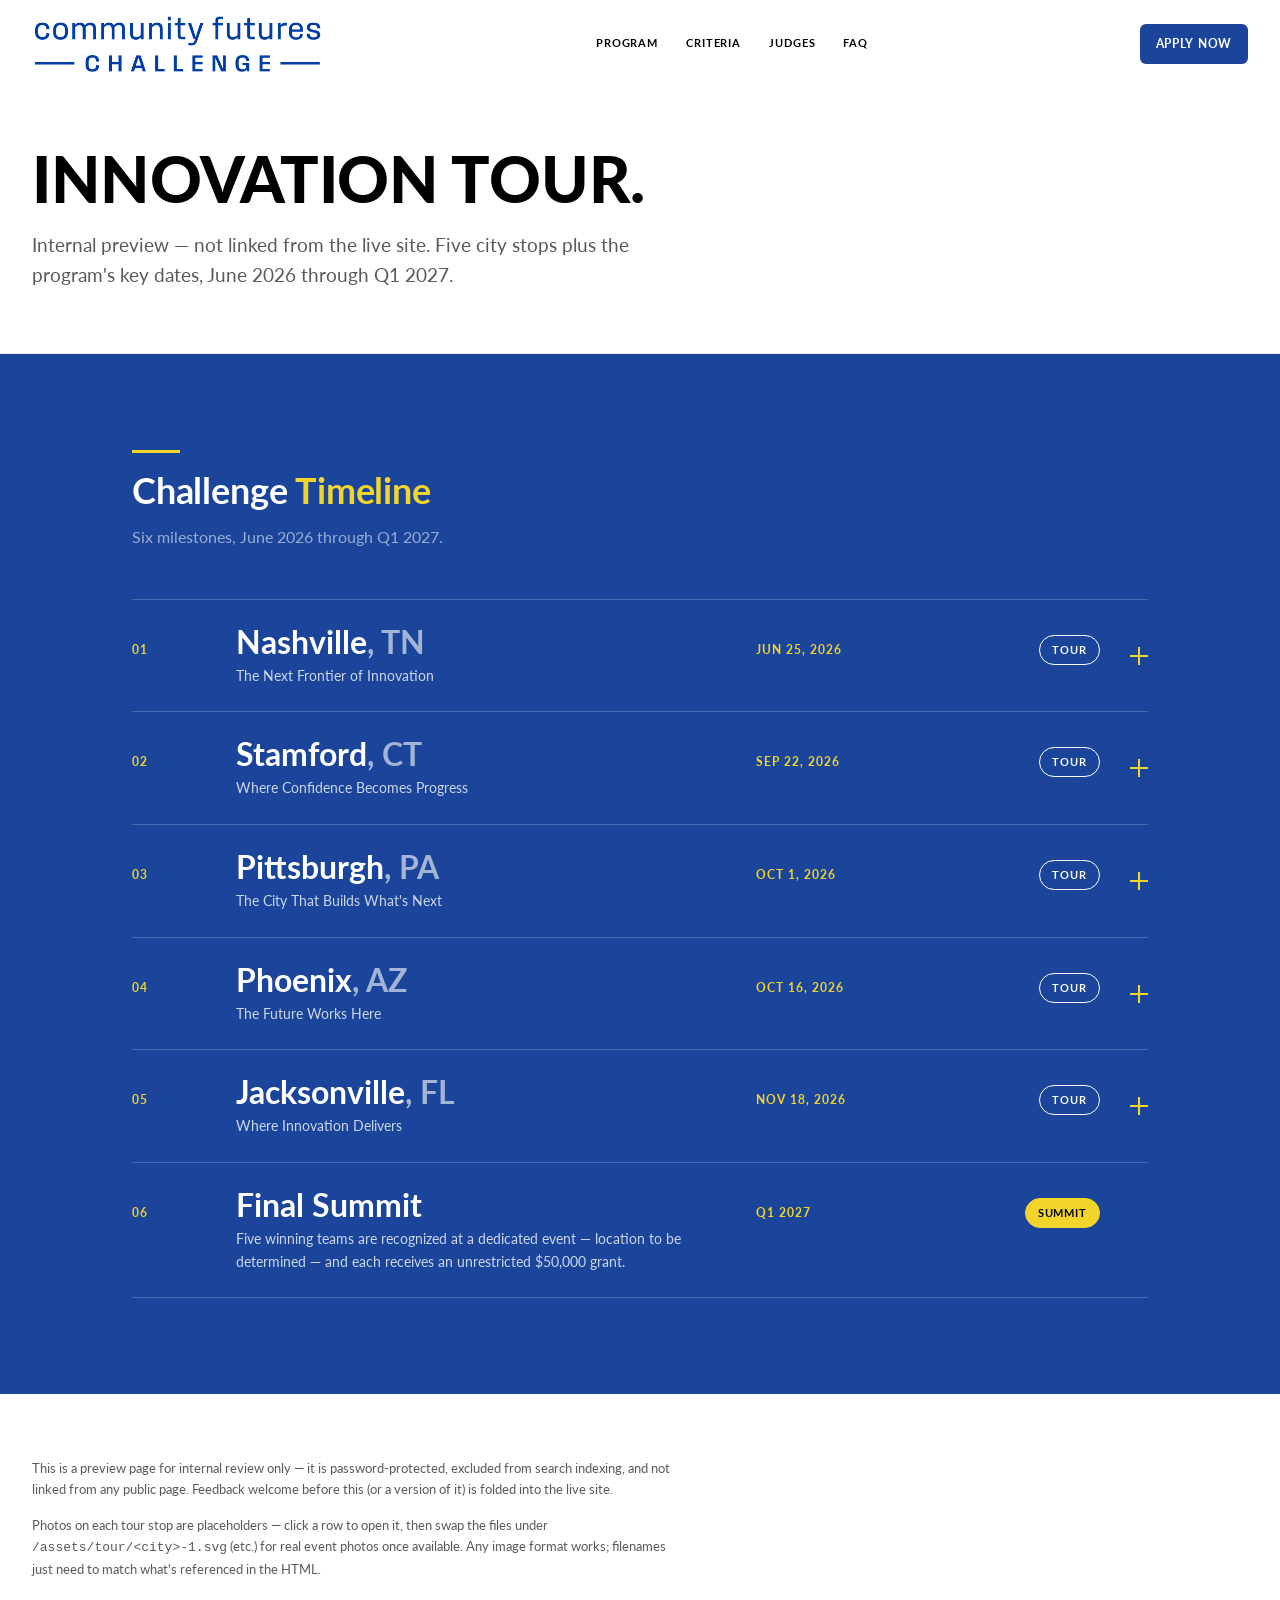
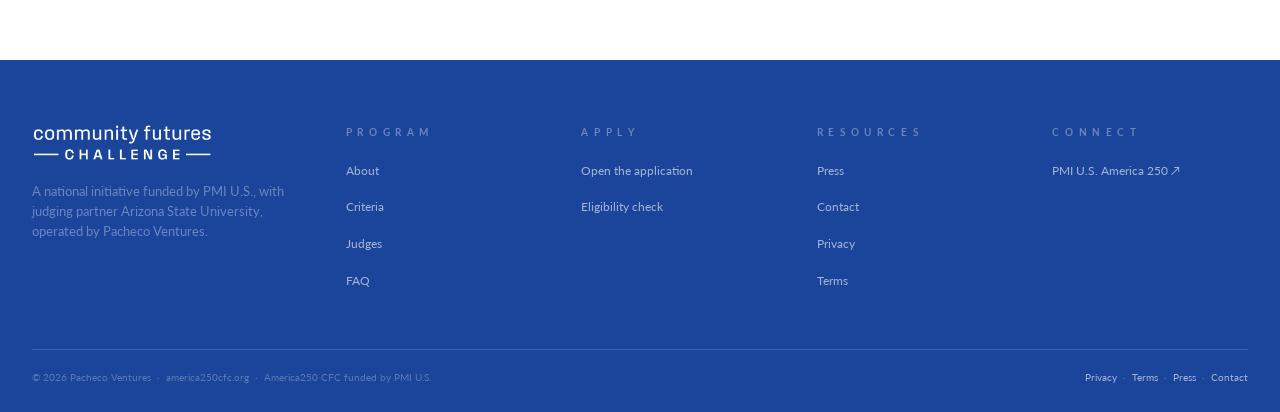
<file: tour-preview/index.html>
<!doctype html>
<html lang="en">
<head>
<meta charset="utf-8" />
<meta name="viewport" content="width=device-width, initial-scale=1, viewport-fit=cover" />
<title>Innovation Tour — America250 Community Futures Challenge (Preview)</title>
<meta name="description" content="Internal preview — Innovation Tour stops and program timeline for the America250 Community Futures Challenge." />
<meta name="robots" content="noindex,nofollow,noarchive" />
<meta name="theme-color" content="#1B459B" />
<link rel="preconnect" href="https://fonts.googleapis.com" />
<link rel="preconnect" href="https://fonts.gstatic.com" crossorigin />
<link rel="stylesheet" href="/styles.css?v=22" />
<link rel="icon" type="image/svg+xml" href="/favicon.svg" />
</head>
<body>

<a class="skip-link" href="#main">Skip to content</a>

<!-- ============== NAV ============== -->
<nav id="nav" class="nav" aria-label="Primary">
  <div class="nav__inner">
    <a href="/" class="nav__lockup" aria-label="America250 Community Futures Challenge — home">
      <img src="/assets/america250cfc-logo-blue.png" alt="America250 Community Futures Challenge" width="2281" height="468" />
    </a>
    <div class="nav__links" id="nav-links">
      <a href="/#program">Program</a>
      <a href="/#criteria">Criteria</a>
      <a href="/#judges">Judges</a>
      <a href="/#faq">FAQ</a>
    </div>
    <div class="nav__actions">
      <a class="btn btn--blue btn--sm nav__cta" href="/apply/">Apply now</a>
      <button class="nav__toggle" type="button" aria-controls="nav-links" aria-expanded="false" aria-label="Open menu">
        <span class="nav__toggle-bar" aria-hidden="true"></span>
        <span class="nav__toggle-bar" aria-hidden="true"></span>
        <span class="nav__toggle-bar" aria-hidden="true"></span>
      </button>
    </div>
  </div>
</nav>

<main id="main">

<header class="page">
  <div class="container">
    <h1 class="page__h">Innovation Tour.</h1>
    <p class="page__lede">
      Internal preview — not linked from the live site. Five city stops plus the program's key dates, June 2026 through Q1 2027.
    </p>
  </div>
</header>

<!-- ============== TIMELINE ==============
     Reuses the existing .tour-stops/.tour-row CSS already in styles.css
     (built for an earlier standalone Tour section, still present and unused
     since Judges replaced it on the homepage). -->
<section id="timeline" class="section section--blue">
  <div class="container container--narrow">
    <div class="section__head reveal">
      <span class="rule-bar"></span>
      <h2 class="h2">Challenge <em>Timeline</em></h2>
      <p class="judges__lead">Six milestones, June 2026 through Q1 2027.</p>
    </div>

    <div class="tour-stops reveal-stagger">
      <details class="tour-row">
        <summary class="tour-row__summary">
          <div class="tour-row__n">01</div>
          <div class="tour-row__body">
            <div class="tour-row__city">Nashville<span class="state">, TN</span></div>
            <div class="tour-row__note">The Next Frontier of Innovation</div>
          </div>
          <div class="tour-row__date">Jun 25, 2026</div>
          <div class="tour-row__pin">Tour</div>
          <span class="tour-row__sign" aria-hidden="true"></span>
        </summary>
        <div class="tour-row__panel">
          <div class="carousel" data-carousel>
            <div class="carousel__track">
              <div class="carousel__item"><img src="/assets/tour/nashville-1.svg" alt="Nashville tour stop — photo 1 of 3" loading="lazy" /></div>
              <div class="carousel__item"><img src="/assets/tour/nashville-2.svg" alt="Nashville tour stop — photo 2 of 3" loading="lazy" /></div>
              <div class="carousel__item"><img src="/assets/tour/nashville-3.svg" alt="Nashville tour stop — photo 3 of 3" loading="lazy" /></div>
            </div>
            <button type="button" class="carousel__btn carousel__btn--prev" aria-label="Previous photo">‹</button>
            <button type="button" class="carousel__btn carousel__btn--next" aria-label="Next photo">›</button>
            <div class="carousel__dots" role="tablist" aria-label="Photo navigation">
              <button type="button" class="carousel__dot is-active" data-index="0" aria-label="Photo 1" aria-selected="true"></button>
              <button type="button" class="carousel__dot" data-index="1" aria-label="Photo 2" aria-selected="false"></button>
              <button type="button" class="carousel__dot" data-index="2" aria-label="Photo 3" aria-selected="false"></button>
            </div>
          </div>
        </div>
      </details>
      <details class="tour-row">
        <summary class="tour-row__summary">
          <div class="tour-row__n">02</div>
          <div class="tour-row__body">
            <div class="tour-row__city">Stamford<span class="state">, CT</span></div>
            <div class="tour-row__note">Where Confidence Becomes Progress</div>
          </div>
          <div class="tour-row__date">Sep 22, 2026</div>
          <div class="tour-row__pin">Tour</div>
          <span class="tour-row__sign" aria-hidden="true"></span>
        </summary>
        <div class="tour-row__panel">
          <div class="carousel" data-carousel>
            <div class="carousel__track">
              <div class="carousel__item"><img src="/assets/tour/stamford-1.svg" alt="Stamford tour stop — photo 1 of 3" loading="lazy" /></div>
              <div class="carousel__item"><img src="/assets/tour/stamford-2.svg" alt="Stamford tour stop — photo 2 of 3" loading="lazy" /></div>
              <div class="carousel__item"><img src="/assets/tour/stamford-3.svg" alt="Stamford tour stop — photo 3 of 3" loading="lazy" /></div>
            </div>
            <button type="button" class="carousel__btn carousel__btn--prev" aria-label="Previous photo">‹</button>
            <button type="button" class="carousel__btn carousel__btn--next" aria-label="Next photo">›</button>
            <div class="carousel__dots" role="tablist" aria-label="Photo navigation">
              <button type="button" class="carousel__dot is-active" data-index="0" aria-label="Photo 1" aria-selected="true"></button>
              <button type="button" class="carousel__dot" data-index="1" aria-label="Photo 2" aria-selected="false"></button>
              <button type="button" class="carousel__dot" data-index="2" aria-label="Photo 3" aria-selected="false"></button>
            </div>
          </div>
        </div>
      </details>
      <details class="tour-row">
        <summary class="tour-row__summary">
          <div class="tour-row__n">03</div>
          <div class="tour-row__body">
            <div class="tour-row__city">Pittsburgh<span class="state">, PA</span></div>
            <div class="tour-row__note">The City That Builds What's Next</div>
          </div>
          <div class="tour-row__date">Oct 1, 2026</div>
          <div class="tour-row__pin">Tour</div>
          <span class="tour-row__sign" aria-hidden="true"></span>
        </summary>
        <div class="tour-row__panel">
          <div class="carousel" data-carousel>
            <div class="carousel__track">
              <div class="carousel__item"><img src="/assets/tour/pittsburgh-1.svg" alt="Pittsburgh tour stop — photo 1 of 3" loading="lazy" /></div>
              <div class="carousel__item"><img src="/assets/tour/pittsburgh-2.svg" alt="Pittsburgh tour stop — photo 2 of 3" loading="lazy" /></div>
              <div class="carousel__item"><img src="/assets/tour/pittsburgh-3.svg" alt="Pittsburgh tour stop — photo 3 of 3" loading="lazy" /></div>
            </div>
            <button type="button" class="carousel__btn carousel__btn--prev" aria-label="Previous photo">‹</button>
            <button type="button" class="carousel__btn carousel__btn--next" aria-label="Next photo">›</button>
            <div class="carousel__dots" role="tablist" aria-label="Photo navigation">
              <button type="button" class="carousel__dot is-active" data-index="0" aria-label="Photo 1" aria-selected="true"></button>
              <button type="button" class="carousel__dot" data-index="1" aria-label="Photo 2" aria-selected="false"></button>
              <button type="button" class="carousel__dot" data-index="2" aria-label="Photo 3" aria-selected="false"></button>
            </div>
          </div>
        </div>
      </details>
      <details class="tour-row">
        <summary class="tour-row__summary">
          <div class="tour-row__n">04</div>
          <div class="tour-row__body">
            <div class="tour-row__city">Phoenix<span class="state">, AZ</span></div>
            <div class="tour-row__note">The Future Works Here</div>
          </div>
          <div class="tour-row__date">Oct 16, 2026</div>
          <div class="tour-row__pin">Tour</div>
          <span class="tour-row__sign" aria-hidden="true"></span>
        </summary>
        <div class="tour-row__panel">
          <div class="carousel" data-carousel>
            <div class="carousel__track">
              <div class="carousel__item"><img src="/assets/tour/phoenix-1.svg" alt="Phoenix tour stop — photo 1 of 3" loading="lazy" /></div>
              <div class="carousel__item"><img src="/assets/tour/phoenix-2.svg" alt="Phoenix tour stop — photo 2 of 3" loading="lazy" /></div>
              <div class="carousel__item"><img src="/assets/tour/phoenix-3.svg" alt="Phoenix tour stop — photo 3 of 3" loading="lazy" /></div>
            </div>
            <button type="button" class="carousel__btn carousel__btn--prev" aria-label="Previous photo">‹</button>
            <button type="button" class="carousel__btn carousel__btn--next" aria-label="Next photo">›</button>
            <div class="carousel__dots" role="tablist" aria-label="Photo navigation">
              <button type="button" class="carousel__dot is-active" data-index="0" aria-label="Photo 1" aria-selected="true"></button>
              <button type="button" class="carousel__dot" data-index="1" aria-label="Photo 2" aria-selected="false"></button>
              <button type="button" class="carousel__dot" data-index="2" aria-label="Photo 3" aria-selected="false"></button>
            </div>
          </div>
        </div>
      </details>
      <details class="tour-row">
        <summary class="tour-row__summary">
          <div class="tour-row__n">05</div>
          <div class="tour-row__body">
            <div class="tour-row__city">Jacksonville<span class="state">, FL</span></div>
            <div class="tour-row__note">Where Innovation Delivers</div>
          </div>
          <div class="tour-row__date">Nov 18, 2026</div>
          <div class="tour-row__pin">Tour</div>
          <span class="tour-row__sign" aria-hidden="true"></span>
        </summary>
        <div class="tour-row__panel">
          <div class="carousel" data-carousel>
            <div class="carousel__track">
              <div class="carousel__item"><img src="/assets/tour/jacksonville-1.svg" alt="Jacksonville tour stop — photo 1 of 3" loading="lazy" /></div>
              <div class="carousel__item"><img src="/assets/tour/jacksonville-2.svg" alt="Jacksonville tour stop — photo 2 of 3" loading="lazy" /></div>
              <div class="carousel__item"><img src="/assets/tour/jacksonville-3.svg" alt="Jacksonville tour stop — photo 3 of 3" loading="lazy" /></div>
            </div>
            <button type="button" class="carousel__btn carousel__btn--prev" aria-label="Previous photo">‹</button>
            <button type="button" class="carousel__btn carousel__btn--next" aria-label="Next photo">›</button>
            <div class="carousel__dots" role="tablist" aria-label="Photo navigation">
              <button type="button" class="carousel__dot is-active" data-index="0" aria-label="Photo 1" aria-selected="true"></button>
              <button type="button" class="carousel__dot" data-index="1" aria-label="Photo 2" aria-selected="false"></button>
              <button type="button" class="carousel__dot" data-index="2" aria-label="Photo 3" aria-selected="false"></button>
            </div>
          </div>
        </div>
      </details>
      <div class="tour-row tour-row--summit">
        <div class="tour-row__summary">
          <div class="tour-row__n">06</div>
          <div class="tour-row__body">
            <div class="tour-row__city">Final Summit</div>
            <div class="tour-row__note">Five winning teams are recognized at a dedicated event — location to be determined — and each receives an unrestricted $50,000 grant.</div>
          </div>
          <div class="tour-row__date">Q1 2027</div>
          <div class="tour-row__pin">Summit</div>
        </div>
      </div>
    </div>
  </div>
</section>

<section class="container">
  <div class="prose">
    <p class="muted" style="font-size:13px;color:var(--fg-65);">This is a preview page for internal review only — it is password-protected, excluded from search indexing, and not linked from any public page. Feedback welcome before this (or a version of it) is folded into the live site.</p>
    <p class="muted" style="font-size:13px;color:var(--fg-65);">Photos on each tour stop are placeholders — click a row to open it, then swap the files under <code>/assets/tour/&lt;city&gt;-1.svg</code> (etc.) for real event photos once available. Any image format works; filenames just need to match what's referenced in the HTML.</p>
  </div>
</section>

</main>

<!-- ============== FOOTER ============== -->
<footer class="footer">
  <div class="container">
    <div class="footer__grid">
      <div class="footer__brand">
        <img src="/assets/america250cfc-logo-white.png" alt="America250 Community Futures Challenge" width="2281" height="468" />
        <p>A national initiative funded by PMI U.S., with judging partner Arizona State University, operated by Pacheco Ventures.</p>
      </div>
      <div class="footer__col">
        <h4>P&nbsp;R&nbsp;O&nbsp;G&nbsp;R&nbsp;A&nbsp;M</h4>
        <ul>
          <li><a href="/#program">About</a></li>
          <li><a href="/#criteria">Criteria</a></li>
          <li><a href="/#judges">Judges</a></li>
          <li><a href="/#faq">FAQ</a></li>
        </ul>
      </div>
      <div class="footer__col">
        <h4>A&nbsp;P&nbsp;P&nbsp;L&nbsp;Y</h4>
        <ul>
          <li><a href="/apply/">Open the application</a></li>
          <li><a href="/#faq">Eligibility check</a></li>
        </ul>
      </div>
      <div class="footer__col">
        <h4>R&nbsp;E&nbsp;S&nbsp;O&nbsp;U&nbsp;R&nbsp;C&nbsp;E&nbsp;S</h4>
        <ul>
          <li><a href="/press/">Press</a></li>
          <li><a href="/contact/">Contact</a></li>
          <li><a href="/privacy/">Privacy</a></li>
          <li><a href="/terms/">Terms</a></li>
        </ul>
      </div>
      <div class="footer__col">
        <h4>C&nbsp;O&nbsp;N&nbsp;N&nbsp;E&nbsp;C&nbsp;T</h4>
        <ul>
          <li><a href="https://www.uspmi.com" rel="noopener" target="_blank">PMI U.S. America 250 <span aria-hidden="true">↗</span></a></li>
        </ul>
      </div>
    </div>
    <div class="footer__legal">
      <span>© 2026 Pacheco Ventures &nbsp;·&nbsp; america250cfc.org &nbsp;·&nbsp; America250 CFC funded by PMI U.S.</span>
      <span><a href="/privacy/">Privacy</a> &nbsp;·&nbsp; <a href="/terms/">Terms</a> &nbsp;·&nbsp; <a href="/press/">Press</a> &nbsp;·&nbsp; <a href="/contact/">Contact</a></span>
    </div>
  </div>
</footer>

<script src="/script.js?v=8" defer></script>
<script>
// Photo carousels inside each tour stop's expand panel. Self-contained,
// no dependency on the shared /script.js — scoped to this preview page.
document.addEventListener('DOMContentLoaded', function () {
  document.querySelectorAll('[data-carousel]').forEach(function (carousel) {
    var track = carousel.querySelector('.carousel__track');
    var items = Array.prototype.slice.call(carousel.querySelectorAll('.carousel__item'));
    var dots = Array.prototype.slice.call(carousel.querySelectorAll('.carousel__dot'));
    var prevBtn = carousel.querySelector('.carousel__btn--prev');
    var nextBtn = carousel.querySelector('.carousel__btn--next');
    if (!track || !items.length) return;

    function scrollToIndex(i) {
      i = Math.max(0, Math.min(items.length - 1, i));
      items[i].scrollIntoView({ behavior: 'smooth', inline: 'center', block: 'nearest' });
    }
    function setActiveDot(i) {
      dots.forEach(function (d, j) {
        var active = j === i;
        d.classList.toggle('is-active', active);
        d.setAttribute('aria-selected', active ? 'true' : 'false');
      });
    }

    if (prevBtn) prevBtn.addEventListener('click', function () {
      var current = items.findIndex(function (el) { return el.classList.contains('is-current'); });
      scrollToIndex((current < 0 ? 0 : current) - 1);
    });
    if (nextBtn) nextBtn.addEventListener('click', function () {
      var current = items.findIndex(function (el) { return el.classList.contains('is-current'); });
      scrollToIndex((current < 0 ? 0 : current) + 1);
    });
    dots.forEach(function (dot, i) {
      dot.addEventListener('click', function () { scrollToIndex(i); });
    });

    // Track which slide is centered (from a button click, dot click, or a
    // manual swipe/scroll) and keep the dots + prev/next state in sync.
    if ('IntersectionObserver' in window) {
      var io = new IntersectionObserver(function (entries) {
        entries.forEach(function (entry) {
          var i = items.indexOf(entry.target);
          if (i < 0) return;
          entry.target.classList.toggle('is-current', entry.isIntersecting);
          if (entry.isIntersecting) setActiveDot(i);
        });
      }, { root: track, threshold: 0.6 });
      items.forEach(function (item) { io.observe(item); });
    }
  });
});
</script>
</body>
</html>
</file>
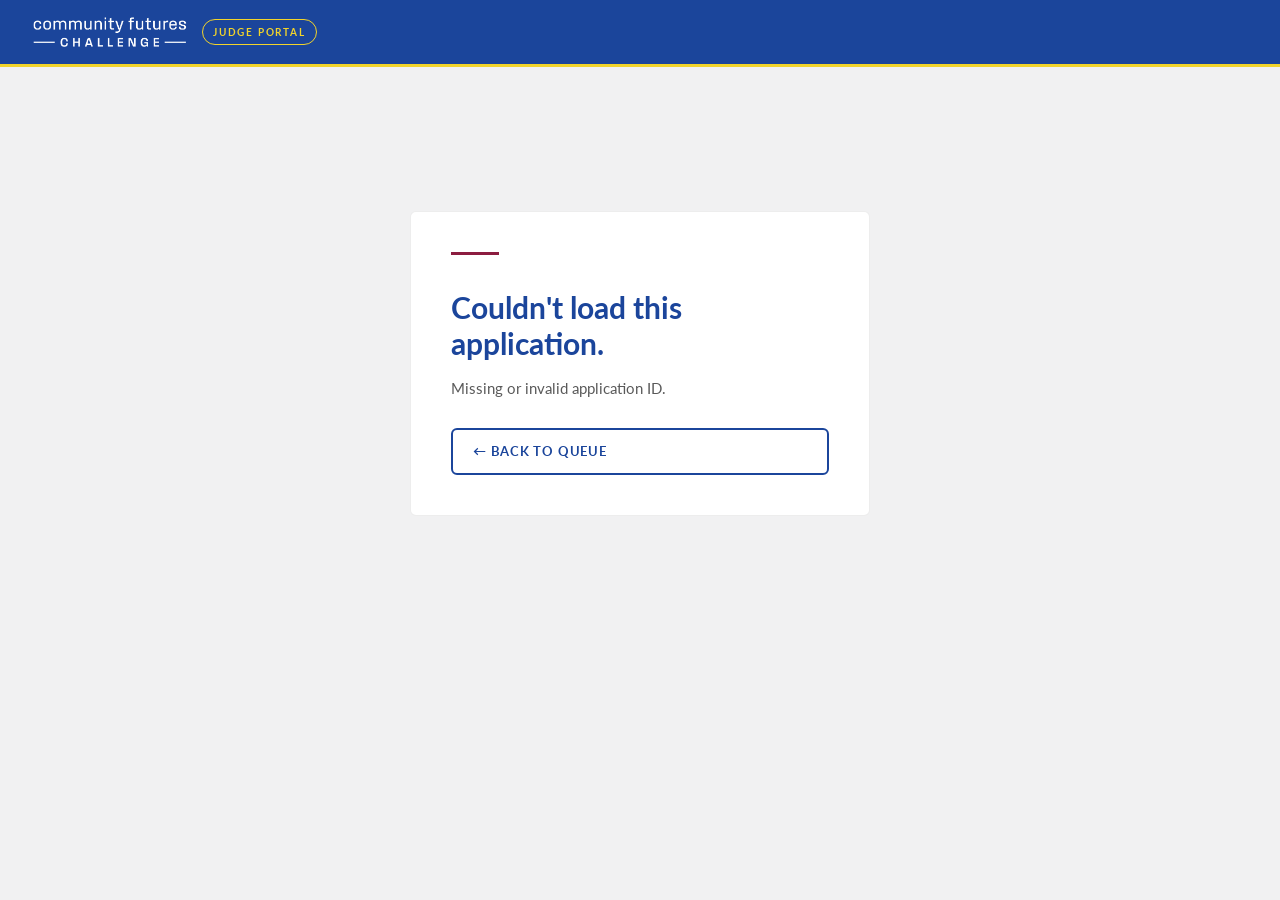
<file: judge/score/index.html>
<!doctype html>
<html lang="en">
<head>
<meta charset="utf-8" />

<!-- OneTrust Cookies Consent Notice start for america250cfc.org -->
<script src="https://cdn.cookielaw.org/scripttemplates/otSDKStub.js" data-document-language="true" type="text/javascript" charset="UTF-8" data-domain-script="01a01fb8-5856-70f4-a929-a46326e55f18-test" ></script>
<script type="text/javascript">
function OptanonWrapper() { }
</script>
<!-- OneTrust Cookies Consent Notice end for america250cfc.org -->

<meta name="viewport" content="width=device-width, initial-scale=1, viewport-fit=cover" />
<title>Score application — America250 CFC</title>
<meta name="description" content="Score an application for the America250 Community Futures Challenge." />
<meta name="theme-color" content="#1B459B" />
<meta name="robots" content="noindex,nofollow" />
<link rel="preconnect" href="https://fonts.googleapis.com" />
<link rel="preconnect" href="https://fonts.gstatic.com" crossorigin />
<link rel="preconnect" href="https://emhcsinxtxshdgiceofa.supabase.co" />
<link rel="stylesheet" href="/styles.css?v=15" />
<link rel="stylesheet" href="/judge/styles.css?v=6" />
<link rel="stylesheet" href="/judge/score/styles.css?v=6" />
<link rel="icon" type="image/svg+xml" href="/favicon.svg" />
</head>
<body class="judge-body">

<header class="judge-bar">
  <div class="judge-bar__inner">
    <a href="/judge/" class="judge-bar__brand">
      <img src="/assets/america250cfc-logo-white.png" alt="America250 Community Futures Challenge" width="2281" height="468" />
      <span class="judge-bar__tag">Judge portal</span>
    </a>
    <div class="judge-bar__meta">
      <span class="judge-bar__who" id="judge-who" hidden></span>
      <button class="judge-bar__signout" id="btn-signout" type="button" hidden>Sign out</button>
    </div>
  </div>
</header>

<main id="main" class="judge-main">

  <!-- Loading -->
  <section class="judge-loading" id="judge-loading">
    <div class="judge-spinner" aria-hidden="true"></div>
    <p>Loading application…</p>
  </section>

  <!-- Error -->
  <section class="judge-signin" id="judge-error" hidden>
    <div class="judge-card">
      <span class="rule-bar" aria-hidden="true"></span>
      <h1 class="judge-h1">Couldn't load this application.</h1>
      <p class="judge-lede" id="error-msg">Please return to the queue and try again.</p>
      <a class="btn btn--ghost-blue" href="/judge/">← Back to queue</a>
    </div>
  </section>

  <!-- Not authorized / no session -->
  <section class="judge-signin" id="judge-noauth" hidden>
    <div class="judge-card">
      <span class="rule-bar" aria-hidden="true"></span>
      <h1 class="judge-h1">Sign in required.</h1>
      <p class="judge-lede">Your session has expired. Please sign back in.</p>
      <a class="btn btn--blue" href="/judge/">Go to sign in →</a>
    </div>
  </section>

  <!-- Score view -->
  <section class="score-view" id="score-view" hidden>
    <div class="score-topbar">
      <div class="score-topbar__left">
        <a class="score-back" href="/judge/">← Back to queue</a>
        <button type="button" class="score-pdf" id="btn-pdf">Download PDF score sheet</button>
        <span class="score-pdf__msg" id="pdf-msg" aria-live="polite"></span>
      </div>
      <nav class="score-nav" data-score-nav aria-label="Move between your assigned applications" hidden></nav>
    </div>

    <header class="score-head">
      <div class="score-head__meta">
        <span class="score-head__id" id="app-id-short">—</span>
        <span class="score-head__status" id="score-status-pill">Not started</span>
      </div>
      <h1 class="score-head__title" id="app-title">—</h1>
      <p class="score-head__sub" id="app-sub">—</p>
    </header>

    <div class="score-grid">

      <!-- Left: application read view -->
      <article class="score-read" id="score-read">
        <!-- Sections populated by JS -->
      </article>

      <!-- Right: scoring panel -->
      <aside class="score-panel" id="score-panel" aria-label="Score this application">
        <div class="score-panel__head">
          <div>
            <h2 class="score-panel__title">Your score</h2>
            <p class="score-panel__save" id="save-status">Auto-saves as you go</p>
          </div>
          <div class="score-total-wrap" aria-live="polite">
            <div class="score-total">
              <span class="score-total__num" id="total-num">—</span>
              <span class="score-total__lab">/ 100</span>
            </div>
            <div class="score-total__note" id="total-note">Adds up as you score</div>
          </div>
        </div>

        <div class="score-panel__body" id="dims-body">
          <!-- 5 dimension rows rendered by JS -->
        </div>

        <div class="score-panel__foot">
          <button type="button" class="score-recuse" id="btn-recuse">Recuse</button>
          <button type="button" class="score-submit" id="btn-submit">Submit final →</button>
        </div>

        <div class="score-locked" id="score-locked" hidden>
          <span class="rule-bar" aria-hidden="true"></span>
          <h3 id="locked-h">Submitted</h3>
          <p id="locked-p">Your scores are submitted and locked. Contact the admin if you need to change them.</p>
          <p class="score-locked__next" id="locked-next" hidden></p>
        </div>
      </aside>

    </div>

    <nav class="score-nav score-nav--bottom" data-score-nav aria-label="Move between your assigned applications" hidden></nav>
  </section>

</main>

<!-- Confirm-submit modal -->
<div class="confirm-modal" id="confirm-modal" aria-hidden="true" role="dialog" aria-modal="true">
  <div class="confirm-modal__scrim" data-confirm-close></div>
  <div class="confirm-modal__panel" role="document">
    <span class="rule-bar" aria-hidden="true"></span>
    <h2 id="confirm-title">Confirm</h2>
    <p id="confirm-body">Are you sure?</p>
    <div class="confirm-modal__row">
      <button type="button" class="btn btn--ghost-blue" data-confirm-close>Cancel</button>
      <button type="button" class="btn btn--blue" id="confirm-go">Confirm</button>
    </div>
  </div>
</div>

<script src="/judge/session.js?v=1" defer></script>
<script src="/judge/pdf.js?v=3" defer></script>
<script src="/judge/score/script.js?v=10" defer></script>
</body>
</html>
</file>
<file: styles.css>
/* ============================================================
   America250 Community Futures Challenge — global stylesheet
   Implements the May 20, 2026 design system:
     · Single typeface: Lato (300/400/700/900 + italic 300/400)
     · 6-token palette: red (ASU Maroon), yellow (ASU Yellow),
       blue (PMI U.S. Blue), black, gray, white. Nothing else.
     · Modular direction: full-color section surfaces, sharp/flat,
       no shadows beyond the system, restrained radii (6px).
   Language conformance (PMI Comms): "America250" (no space),
   "next now" lowercase inside sentences only. The standalone
   "NEXT. NOW." wordmark does not appear on external surfaces.
   ============================================================ */

@import url("https://fonts.googleapis.com/css2?family=Lato:ital,wght@0,300;0,400;0,700;0,900;1,300;1,400&display=swap");

:root {
  /* Foundation palette (locked) */
  --c-red:    #8C1D40;   /* ASU Maroon */
  --c-yellow: #F2D42B;   /* ASU Yellow */
  --c-blue:   #1B459B;   /* PMI U.S. Blue */
  --c-black:  #000000;
  --c-gray:   #F1F1F2;
  --c-white:  #FFFFFF;

  /* Semantic */
  --bg-page:   var(--c-white);
  --fg:        var(--c-black);
  --fg-65:     rgba(0, 0, 0, 0.65);
  --fg-60:     rgba(0, 0, 0, 0.60);
  --fg-45:     rgba(0, 0, 0, 0.45);
  --line:      rgba(0, 0, 0, 0.07);
  --line-strong: rgba(0, 0, 0, 0.20);

  --on-blue-100: #FFFFFF;
  --on-blue-60:  rgba(255, 255, 255, 0.60);
  --on-blue-55:  rgba(255, 255, 255, 0.55);
  --on-blue-35:  rgba(255, 255, 255, 0.35);
  --on-blue-28:  rgba(255, 255, 255, 0.28);
  --on-blue-15:  rgba(255, 255, 255, 0.15);

  --on-red-60:   rgba(255, 255, 255, 0.60);
  --on-yellow-65: rgba(0, 0, 0, 0.65);

  /* Type */
  --font: "Lato", -apple-system, "Helvetica Neue", Arial, sans-serif;

  /* Scale */
  --fs-hero:    clamp(36px, 5.5vw, 64px);
  --fs-section: clamp(26px, 3.4vw, 36px);
  --fs-sub:     20px;
  --fs-body:    18px;
  --fs-nav:     11px;
  --fs-footer-h: 10px;
  --fs-footer-link: 12px;
  --fs-legal:   10px;
  --fs-eyebrow: 11px;

  /* Line heights */
  --lh-hero:    1.10;
  --lh-section: 1.20;
  --lh-body:    1.60;

  /* Spacing */
  --space-3: 12px; --space-4: 16px; --space-5: 24px;
  --space-6: 32px; --space-7: 48px; --space-8: 64px;
  --space-9: 96px;

  /* Layout */
  --container:        1280px;
  --container-narrow: 1080px;
  --container-prose:   720px;
  --pad-x: clamp(20px, 4vw, 32px);

  /* Radii */
  --radius-sm:   4px;
  --radius-md:   6px;
  --radius-pill: 999px;

  /* Motion */
  --ease: cubic-bezier(0.2, 0.7, 0.2, 1);
  --dur:  160ms;
}

/* ---------- Reset ---------- */
*, *::before, *::after { box-sizing: border-box; }
html, body { margin: 0; padding: 0; }
html { scroll-behavior: smooth; scroll-padding-top: 96px; }
body {
  background: var(--bg-page);
  color: var(--fg);
  font-family: var(--font);
  font-size: var(--fs-body);
  line-height: var(--lh-body);
  -webkit-font-smoothing: antialiased;
  -moz-osx-font-smoothing: grayscale;
  text-rendering: optimizeLegibility;
  overflow-x: hidden;
}
img, svg { display: block; max-width: 100%; }
a { color: inherit; text-decoration: none; }
button { font: inherit; cursor: pointer; border: 0; background: none; color: inherit; padding: 0; }
ul, ol { list-style: none; padding: 0; margin: 0; }
h1, h2, h3, h4, h5, h6, p, figure, blockquote { margin: 0; text-wrap: pretty; }

::selection { background: var(--c-yellow); color: var(--c-black); }

:focus-visible {
  outline: 2px solid var(--c-blue);
  outline-offset: 2px;
  border-radius: 2px;
}

.container {
  max-width: var(--container);
  margin: 0 auto;
  padding: 0 var(--pad-x);
}
.container--narrow { max-width: var(--container-narrow); }
.container--prose  { max-width: var(--container-prose); }

.skip-link {
  position: absolute;
  top: -64px; left: 16px;
  background: var(--c-blue);
  color: #fff;
  padding: 12px 16px;
  border-radius: var(--radius-md);
  font: 700 13px/1 var(--font);
  letter-spacing: 0.06em;
  text-transform: uppercase;
  z-index: 200;
  transition: top var(--dur) var(--ease);
}
.skip-link:focus { top: 12px; }

.jump-anchor { display: block; position: relative; top: -88px; }

/* ============================================================
   Type roles
   ============================================================ */
.eyebrow {
  font-family: var(--font);
  font-weight: 700;
  font-size: var(--fs-eyebrow);
  letter-spacing: 0.08em;
  text-transform: uppercase;
  color: var(--fg-60);
  display: inline-block;
}
.eyebrow--accent { color: var(--c-red); }
.eyebrow.center { display: block; text-align: center; margin-bottom: 24px; }

.t-hero,
.hero__h1 {
  font-family: var(--font);
  font-weight: 900;
  font-size: var(--fs-hero);
  line-height: var(--lh-hero);
  letter-spacing: -0.005em;
  text-transform: uppercase;
  text-align: center;
  color: var(--c-white);
  margin: 0;
}

.h2 {
  font-family: var(--font);
  font-weight: 700;
  font-size: var(--fs-section);
  line-height: var(--lh-section);
  color: var(--c-blue);          /* default — sits on white surface */
  letter-spacing: -0.005em;
  margin: 0;
}
.h2 em { font-style: normal; color: var(--c-red); }
.section--blue .h2,
.section--red .h2  { color: var(--c-white); }
.section--blue .h2 em { color: var(--c-yellow); }
.section--red  .h2 em { color: var(--c-white); opacity: 0.85; }
.section--yellow .h2  { color: var(--c-black); }
.section--yellow .h2 em { color: var(--c-black); opacity: 0.65; }

.muted { color: var(--fg-65); }

/* The red rule bar above section headings. Color flips per surface. */
.rule-bar {
  display: block;
  width: 48px;
  height: 3px;
  background: var(--c-red);
  margin: 0 0 16px;
}
.section--blue   .rule-bar { background: var(--c-yellow); }
.section--red    .rule-bar { background: var(--c-white); }
.section--yellow .rule-bar { background: var(--c-black); }

/* ============================================================
   Section surfaces (Modular direction)
   ============================================================ */
.section {
  padding: clamp(56px, 9vw, 96px) 0;
}
.section--white  { background: var(--c-white); color: var(--c-black); }
.section--gray   { background: var(--c-gray);  color: var(--c-black); }
.section--blue   { background: var(--c-blue);  color: var(--c-white); }
.section--yellow { background: var(--c-yellow); color: var(--c-black); }
.section--red    { background: var(--c-red);   color: var(--c-white); }

.section__head {
  margin-bottom: clamp(32px, 5vw, 48px);
}
.section__head .h2 { max-width: 28ch; }

.section--blue p   { color: var(--on-blue-55); }
.section--red  p   { color: var(--on-red-60); }
.section--yellow p { color: var(--on-yellow-65); }

/* ============================================================
   Buttons — flat, 6px radius, no shadows
   ============================================================ */
.btn {
  display: inline-flex;
  align-items: center;
  gap: 8px;
  font-family: var(--font);
  font-weight: 700;
  font-size: 13px;
  letter-spacing: 0.06em;
  text-transform: uppercase;
  padding: 13px 22px;
  border-radius: var(--radius-md);
  border: 0;
  cursor: pointer;
  text-decoration: none;
  white-space: nowrap;
  min-height: 44px;
  transition: background var(--dur) var(--ease),
              color var(--dur) var(--ease),
              border-color var(--dur) var(--ease);
}
.btn--sm { padding: 10px 16px; font-size: 12px; min-height: 40px; }
.btn--lg { padding: 15px 26px; font-size: 14px; min-height: 48px; }
.btn--xl { padding: 18px 32px; font-size: 15px; min-height: 56px; }

.btn--blue   { background: var(--c-blue);   color: var(--c-white); }
.btn--blue:hover   { background: #143577; }

.btn--yellow { background: var(--c-yellow); color: var(--c-black); }
.btn--yellow:hover { background: #d8bc1d; }

.btn--red    { background: var(--c-red);    color: var(--c-white); }
.btn--red:hover    { background: #6e1733; }

.btn--white  { background: var(--c-white);  color: var(--c-red); }
.btn--white:hover  { background: var(--c-gray); }

.btn--ghost-blue {
  background: transparent;
  color: var(--c-blue);
  border: 2px solid var(--c-blue);
  padding: 11px 20px;
}
.btn--ghost-blue.btn--lg { padding: 13px 24px; }
.btn--ghost-blue:hover { background: var(--c-blue); color: var(--c-white); }

.btn--ghost-on-dark {
  background: transparent;
  color: var(--c-white);
  border: 2px solid var(--c-white);
  padding: 11px 20px;
}
.btn--ghost-on-dark.btn--lg { padding: 13px 24px; }
.btn--ghost-on-dark:hover { background: rgba(255, 255, 255, 0.10); }

.btn .arr { transition: transform var(--dur) var(--ease); }
.btn:hover .arr { transform: translateX(3px); }

/* ============================================================
   Nav (fixed, transparent → white-on-scroll)
   ============================================================ */
.nav {
  position: fixed;
  top: 0; left: 0; right: 0;
  z-index: 50;
  background: rgba(255, 255, 255, 0);
  border-bottom: 1px solid transparent;
  transition: background 200ms var(--ease), border-color 200ms var(--ease);
}
.nav.is-stuck {
  background: rgba(255, 255, 255, 0.94);
  backdrop-filter: blur(10px);
  -webkit-backdrop-filter: blur(10px);
  border-bottom: 1px solid var(--line);
}
.nav__inner {
  max-width: var(--container);
  margin: 0 auto;
  padding: 14px var(--pad-x);
  display: flex;
  align-items: center;
  justify-content: space-between;
  gap: 24px;
  min-height: 72px;
}
.nav__lockup img {
  height: 60px;
  width: auto;
  display: block;
  transition: opacity var(--dur) var(--ease);
}
.nav__lockup:hover img { opacity: 0.78; }
.nav__links {
  display: flex;
  gap: 28px;
  align-items: center;
}
.nav__links a {
  font-family: var(--font);
  font-weight: 700;
  font-size: var(--fs-nav);
  letter-spacing: 0.08em;
  text-transform: uppercase;
  color: var(--c-black);
  padding: 4px 0;
  border-bottom: 2px solid transparent;
  transition: color var(--dur) var(--ease), border-color var(--dur) var(--ease);
}
.nav__links a:hover,
.nav__links a.is-active {
  color: var(--c-red);
  border-bottom-color: var(--c-red);
}

.nav__actions { display: flex; align-items: center; gap: 8px; }

.nav__toggle {
  display: none;
  width: 44px; height: 44px;
  border-radius: var(--radius-md);
  align-items: center;
  justify-content: center;
  flex-direction: column;
  gap: 5px;
  border: 1px solid var(--line-strong);
  background: rgba(255, 255, 255, 0.6);
}
.nav__toggle-bar {
  display: block;
  width: 20px; height: 2px;
  background: var(--c-black);
  transition: transform var(--dur) var(--ease), opacity var(--dur) var(--ease);
}
.nav__toggle[aria-expanded="true"] .nav__toggle-bar:nth-child(1) { transform: translateY(7px) rotate(45deg); }
.nav__toggle[aria-expanded="true"] .nav__toggle-bar:nth-child(2) { opacity: 0; }
.nav__toggle[aria-expanded="true"] .nav__toggle-bar:nth-child(3) { transform: translateY(-7px) rotate(-45deg); }

@media (max-width: 880px) {
  .nav__toggle { display: inline-flex; }
  .nav__inner { padding: 10px var(--pad-x); }
  .nav__lockup img { height: 48px; }
  .nav__links {
    position: absolute;
    top: 100%; left: 0; right: 0;
    background: var(--c-white);
    border-top: 1px solid var(--line);
    border-bottom: 1px solid var(--line);
    flex-direction: column;
    align-items: stretch;
    gap: 0;
    padding: 0;
    transform: translateY(-8px);
    opacity: 0;
    pointer-events: none;
    transition: opacity 200ms var(--ease), transform 200ms var(--ease);
  }
  .nav__links.is-open {
    opacity: 1;
    transform: translateY(0);
    pointer-events: auto;
  }
  .nav__links a {
    padding: 16px var(--pad-x);
    border-bottom: 1px solid var(--line);
    border-bottom-color: var(--line);
  }
  .nav__links a:hover,
  .nav__links a.is-active {
    border-bottom-color: var(--c-red);
  }
  .nav__links a:last-child { border-bottom: none; }
  .nav__cta { display: none; }
}

/* ============================================================
   Hero
   ============================================================ */
.hero {
  background: var(--c-white);
  padding: 96px 0 0;
}
.hero__inner {
  max-width: var(--container);
  margin: 0 auto;
  padding: clamp(24px, 4vw, 40px) var(--pad-x) 0;
}
.hero__eyebrow-row {
  display: flex;
  align-items: center;
  gap: 12px;
  margin-bottom: 20px;
}
.hero__eyebrow-row .pip {
  width: 9px; height: 9px;
  border-radius: 50%;
  background: var(--c-red);
}
.hero__poster {
  position: relative;
  width: 100%;
  border-radius: var(--radius-md);
  overflow: hidden;
  background: var(--c-black);
  aspect-ratio: 16 / 9;
  isolation: isolate;
}
.hero__poster img {
  position: absolute;
  inset: 0;
  width: 100%; height: 100%;
  object-fit: cover;
}
.hero__poster::after {
  content: "";
  position: absolute;
  inset: 0;
  background: linear-gradient(180deg, rgba(0,0,0,0.20) 0%, rgba(0,0,0,0.55) 100%);
  z-index: 1;
}
.hero__overlay {
  position: relative;
  z-index: 2;
  height: 100%;
  display: flex;
  align-items: center;
  justify-content: center;
  padding: clamp(24px, 4vw, 56px);
}
@media (max-width: 600px) {
  .hero__poster { aspect-ratio: 4 / 5; }
}

/* Sub copy + CTA row */
.hero__deck {
  display: flex;
  align-items: flex-end;
  justify-content: space-between;
  gap: 64px;
  margin-top: 48px;
  padding-bottom: 64px;
  border-bottom: 1px solid var(--line);
  flex-wrap: wrap;
}
.hero__deck-left { flex: 1 1 480px; max-width: 720px; }
.hero__deck-right { flex: 0 0 auto; max-width: 360px; }
.hero__deck h2 {
  font-family: var(--font);
  font-weight: 700;
  font-size: clamp(24px, 3vw, 36px);
  line-height: 1.2;
  margin: 0;
  color: var(--c-black);
}
.hero__deck h2 em { font-style: normal; color: var(--c-red); }
.hero__deck p {
  font-size: 17px;
  line-height: 1.55;
  color: var(--fg-65);
  margin: 0 0 20px;
}
.hero__deck p strong { color: var(--c-black); font-weight: 700; }
.btn-row { display: flex; gap: 12px; flex-wrap: wrap; }

@media (max-width: 880px) {
  .hero__deck { gap: 32px; margin-top: 32px; padding-bottom: 48px; }
}

/* ============================================================
   Stat ribbon — Modular: red bg + white cards + BLUE numbers
   ============================================================ */
.stat-ribbon {
  background: var(--c-red);
  color: var(--c-white);
  padding: clamp(48px, 8vw, 72px) 0;
}
.stat-ribbon__inner {
  max-width: var(--container);
  margin: 0 auto;
  padding: 0 var(--pad-x);
}
.stat-ribbon .eyebrow { color: rgba(255,255,255,0.85); }
.stat-ribbon__grid {
  margin-top: 20px;
  display: grid;
  grid-template-columns: repeat(4, 1fr);
  gap: 16px;
}
.stat-card {
  background: var(--c-white);
  padding: 24px;
  border-radius: var(--radius-md);
  display: flex;
  flex-direction: column;
  gap: 8px;
  color: var(--c-black);
}
.stat-card__num {
  font-family: var(--font);
  font-weight: 900;
  font-size: clamp(32px, 4vw, 48px);
  line-height: 1;
  color: var(--c-blue);
  letter-spacing: -0.01em;
}
.stat-card__lab {
  font-family: var(--font);
  font-weight: 700;
  font-size: 13px;
  color: var(--c-black);
}
.stat-card__desc {
  font-family: var(--font);
  font-weight: 400;
  font-size: 13px;
  line-height: 1.5;
  color: var(--fg-65);
}
@media (max-width: 880px) {
  .stat-ribbon__grid { grid-template-columns: repeat(2, 1fr); }
}
@media (max-width: 480px) {
  .stat-ribbon__grid { grid-template-columns: 1fr; }
}

/* ============================================================
   Verb cards (how-it-works) — gray cards on white
   ============================================================ */
.verbs {
  display: grid;
  grid-template-columns: repeat(3, 1fr);
  gap: 16px;
}
.verb {
  background: var(--c-gray);
  padding: 28px;
  border-radius: var(--radius-md);
}
.verb__num {
  font-family: var(--font);
  font-weight: 700;
  font-size: 13px;
  letter-spacing: 0.08em;
  color: var(--c-red);
  text-transform: uppercase;
}
.verb__title {
  font-family: var(--font);
  font-weight: 700;
  font-size: 28px;
  line-height: 1.2;
  margin: 12px 0;
  color: var(--c-black);
}
.verb p {
  font-family: var(--font);
  font-weight: 400;
  font-size: 16px;
  line-height: 1.6;
  color: var(--fg-65);
  margin: 0;
}
.section--blue .verb { background: rgba(255, 255, 255, 0.06); }
.section--blue .verb__num { color: var(--c-yellow); }
.section--blue .verb__title { color: var(--c-white); }
.section--blue .verb p { color: var(--on-blue-55); }

@media (max-width: 880px) {
  .verbs { grid-template-columns: 1fr; gap: 12px; }
  .verb { padding: 24px; }
}

/* ============================================================
   Criteria list (eligibility / scoring dimensions)
   ============================================================ */
.criteria {
  display: grid;
  grid-template-columns: 1fr 1.4fr;
  gap: 48px;
  align-items: start;
}
.criteria__head .h2 { max-width: 22ch; }
.criteria__lead {
  font-size: 16px;
  line-height: 1.55;
  color: var(--fg-65);
  margin-top: 16px;
  max-width: 380px;
}
.criteria__list { display: block; }
.criteria__row {
  display: grid;
  grid-template-columns: 40px 1fr auto;
  gap: 20px;
  align-items: baseline;
  padding: 22px 0;
  border-top: 1px solid var(--line);
}
.criteria__row:last-child { border-bottom: 1px solid var(--line); }
.criteria__n {
  font-family: var(--font);
  font-weight: 700;
  font-size: 12px;
  letter-spacing: 0.08em;
  color: var(--c-red);
  text-transform: uppercase;
}
.criteria__name {
  font-family: var(--font);
  font-weight: 700;
  font-size: 20px;
  color: var(--c-black);
  line-height: 1.2;
}
.criteria__desc {
  font-family: var(--font);
  font-weight: 400;
  font-size: 15px;
  color: var(--fg-65);
  margin-top: 4px;
  line-height: 1.5;
}
.criteria__pts {
  font-family: var(--font);
  font-weight: 900;
  font-size: 28px;
  color: var(--c-blue);
  letter-spacing: -0.01em;
  white-space: nowrap;
}
.criteria__pts .u {
  font-size: 11px;
  font-weight: 700;
  color: var(--fg-65);
  letter-spacing: 0.08em;
  margin-left: 6px;
}
@media (max-width: 880px) {
  .criteria { grid-template-columns: 1fr; gap: 24px; }
  .criteria__row { grid-template-columns: 32px 1fr auto; gap: 14px; padding: 18px 0; }
}

/* ============================================================
   Tour (on blue) — yellow accent rules + city names
   ============================================================ */
.tour-stops { margin-top: 24px; }
.tour-row {
  border-top: 1px solid rgba(255, 255, 255, 0.20);
}
.tour-row:last-child { border-bottom: 1px solid rgba(255, 255, 255, 0.20); }
.tour-row__summary {
  display: grid;
  grid-template-columns: 80px 1fr 200px 120px 24px;
  gap: 24px;
  align-items: baseline;
  padding: 24px 0;
  list-style: none;
}
details.tour-row > summary.tour-row__summary { cursor: pointer; }
.tour-row__summary::-webkit-details-marker { display: none; }
.tour-row__n {
  font-family: var(--font);
  font-weight: 700;
  font-size: 12px;
  letter-spacing: 0.08em;
  color: var(--c-yellow);
  text-transform: uppercase;
}
.tour-row__city {
  font-family: var(--font);
  font-weight: 700;
  font-size: clamp(22px, 3vw, 32px);
  line-height: 1.1;
  color: var(--c-white);
}
.tour-row__city .state { color: rgba(255,255,255,0.6); }
.tour-row__note {
  font-family: var(--font);
  font-weight: 400;
  font-size: 14px;
  color: rgba(255, 255, 255, 0.78);
  margin-top: 6px;
  max-width: 540px;
}
.tour-row__date {
  font-family: var(--font);
  font-weight: 700;
  font-size: 12px;
  letter-spacing: 0.08em;
  color: var(--c-yellow);
  text-transform: uppercase;
}
.tour-row__pin {
  display: inline-block;
  font-family: var(--font);
  font-weight: 700;
  font-size: 11px;
  padding: 5px 12px;
  border: 1px solid var(--c-white);
  border-radius: var(--radius-pill);
  color: var(--c-white);
  letter-spacing: 0.08em;
  text-transform: uppercase;
  text-align: center;
  white-space: nowrap;
  justify-self: end;
}
.tour-row--summit .tour-row__pin {
  background: var(--c-yellow);
  border-color: var(--c-yellow);
  color: var(--c-black);
}
.tour-row--summit .tour-row__summary { cursor: default; }
/* Expand indicator — same +/× mechanic as the FAQ's .qa__sign, kept as a
   separate class so its grid-area can be placed independently on mobile. */
.tour-row__sign {
  position: relative;
  width: 18px; height: 18px;
  display: block;
  justify-self: end;
  align-self: center;
}
.tour-row__sign::before, .tour-row__sign::after {
  content: "";
  position: absolute;
  background: var(--c-yellow);
  transition: transform var(--dur) var(--ease);
}
.tour-row__sign::before { left: 0; right: 0; top: 50%; height: 2px; transform: translateY(-50%); }
.tour-row__sign::after  { top: 0; bottom: 0; left: 50%; width: 2px; transform: translateX(-50%); }
.tour-row[open] .tour-row__sign::after { transform: translateX(-50%) scaleY(0); }

/* Photo carousel — inside each expanded tour row. Dependency-free: a
   scroll-snap track plus prev/next buttons and dots wired up in a small
   inline script on tour-preview/index.html (drop real photos in at the
   same paths under /assets/tour/ to replace the placeholders). */
.tour-row__panel { padding: 0 0 28px; }
.carousel { position: relative; max-width: 480px; }
.carousel__track {
  display: flex;
  overflow-x: auto;
  scroll-snap-type: x mandatory;
  gap: 12px;
  border-radius: 8px;
  scrollbar-width: none;
}
.carousel__track::-webkit-scrollbar { display: none; }
.carousel__item {
  flex: 0 0 100%;
  scroll-snap-align: center;
  aspect-ratio: 4 / 3;
  border-radius: 8px;
  overflow: hidden;
  background: rgba(0, 0, 0, 0.2);
}
.carousel__item img { width: 100%; height: 100%; object-fit: cover; display: block; }
.carousel__btn {
  position: absolute;
  top: 50%;
  transform: translateY(-50%);
  width: 34px; height: 34px;
  border-radius: 50%;
  background: rgba(0, 0, 0, 0.55);
  color: var(--c-white);
  border: 0;
  cursor: pointer;
  font-size: 18px;
  line-height: 1;
  display: flex;
  align-items: center;
  justify-content: center;
  transition: background var(--dur) var(--ease);
}
.carousel__btn:hover { background: rgba(0, 0, 0, 0.8); }
.carousel__btn--prev { left: 8px; }
.carousel__btn--next { right: 8px; }
.carousel__dots {
  display: flex;
  gap: 6px;
  justify-content: center;
  margin-top: 10px;
}
.carousel__dot {
  width: 8px; height: 8px;
  border-radius: 50%;
  background: rgba(255, 255, 255, 0.3);
  border: 0;
  padding: 0;
  cursor: pointer;
}
.carousel__dot.is-active { background: var(--c-yellow); }

/* Washington Post video cards — homepage. Clicking a card plays its Vimeo
   video in the .video-modal overlay; the player loads only on that click. */
.video-lead {
  font-size: 16px;
  line-height: 1.65;
  color: var(--fg-65);
  max-width: 64ch;
  margin: 12px 0 0;
}
.video-grid {
  display: grid;
  grid-template-columns: repeat(auto-fit, minmax(min(100%, 300px), 1fr));
  gap: 24px;
  margin-top: 40px;
}
.video-card {
  display: flex;
  flex-direction: column;
  background: var(--c-white);
  border: 1px solid var(--line);
  border-radius: 8px;
  overflow: hidden;
  min-width: 0;
}
.video-card__thumb {
  position: relative;
  display: block;
  aspect-ratio: 16 / 9;
  background: var(--c-blue);
  overflow: hidden;
}
.video-card__thumb img { width: 100%; height: 100%; object-fit: cover; display: block; }
.video-card__play {
  position: absolute;
  top: 50%; left: 50%;
  width: 56px; height: 56px;
  transform: translate(-50%, -50%);
  border-radius: 50%;
  background: rgba(0, 0, 0, 0.55);
  transition: background var(--dur) var(--ease);
}
.video-card__play::after {
  content: "";
  position: absolute;
  top: 50%; left: 54%;
  transform: translate(-50%, -50%);
  border-style: solid;
  border-width: 10px 0 10px 16px;
  border-color: transparent transparent transparent var(--c-white);
}
.video-card__thumb:hover .video-card__play,
.video-card__thumb:focus-visible .video-card__play { background: var(--c-red); }
.video-card__body {
  display: flex;
  flex-direction: column;
  gap: 8px;
  padding: 20px;
  flex: 1;
}
.video-card__title { margin: 0; font-size: 20px; font-weight: 700; line-height: 1.3; }
.video-card__meta { margin: 0; font-size: 13px; color: var(--fg-60); }
.video-card__desc { margin: 0; font-size: 15px; line-height: 1.5; color: var(--fg-65); }
.video-card__body .btn { align-self: flex-start; margin-top: auto; }
.video-card--pending .btn { opacity: 0.45; pointer-events: none; }

@media (max-width: 880px) {
  .tour-row__summary {
    grid-template-columns: auto 1fr 24px;
    grid-template-areas:
      "n   date sign"
      "body body body"
      "pin  pin  pin";
    row-gap: 8px;
    column-gap: 16px;
    padding: 20px 0;
  }
  .tour-row__n    { grid-area: n; }
  .tour-row__body { grid-area: body; }
  .tour-row__date { grid-area: date; justify-self: end; }
  .tour-row__pin  { grid-area: pin; justify-self: start; }
  .tour-row__sign { grid-area: sign; }
}

/* ============================================================
   FAQ
   ============================================================ */
.faq__list {
  display: block;
  border-top: 1px solid var(--line);
}
.qa {
  border-bottom: 1px solid var(--line);
}
.qa summary {
  list-style: none;
  display: grid;
  grid-template-columns: 1fr 24px;
  gap: 20px;
  padding: 22px 0;
  align-items: center;
  cursor: pointer;
  font-family: var(--font);
  font-weight: 700;
  font-size: 18px;
  line-height: 1.3;
  color: var(--c-black);
  min-height: 44px;
}
.qa summary::-webkit-details-marker { display: none; }
.qa__sign {
  position: relative;
  width: 18px; height: 18px;
  display: block;
  justify-self: end;
}
.qa__sign::before, .qa__sign::after {
  content: "";
  position: absolute;
  background: var(--c-red);
  transition: transform var(--dur) var(--ease);
}
.qa__sign::before { left: 0; right: 0; top: 50%; height: 2px; transform: translateY(-50%); }
.qa__sign::after  { top: 0; bottom: 0; left: 50%; width: 2px; transform: translateX(-50%); }
.qa[open] .qa__sign::after { transform: translateX(-50%) scaleY(0); }
.qa__a { padding: 0 0 22px; max-width: 72ch; }
.qa__a p {
  font-family: var(--font);
  font-weight: 400;
  font-size: 16px;
  line-height: 1.6;
  color: var(--fg-65);
}

/* ============================================================
   Partners — clean grid, no shadows
   ============================================================ */
.partners {
  padding: clamp(48px, 7vw, 80px) 0;
  background: var(--c-white);
  border-top: 1px solid var(--line);
}
.partners__h {
  font-family: var(--font);
  font-weight: 700;
  font-size: 11px;
  letter-spacing: 0.18em;
  text-transform: uppercase;
  text-align: center;
  color: var(--fg-65);
  margin: 0 0 8px;
}
.partners__h::after {
  content: "";
  display: block;
  width: 48px;
  height: 2px;
  background: var(--c-red);
  margin: 12px auto 0;
}
.partner-wall {
  display: grid;
  grid-template-columns: repeat(3, 1fr);
  gap: clamp(20px, 3vw, 40px);
  align-items: center;
  margin-top: 32px;
}
.partner-wall li {
  display: flex;
  flex-direction: column;
  align-items: center;
  justify-content: center;
  /* Matches .partner-wall's own margin-top below — same visual gap from
     "Official Judging Partner" to the ASU logo as from "In partnership
     with" to the PMI logo. */
  gap: 32px;
  min-height: 140px;
  padding: 16px;
}
/* Mirrors .partners__h ("In partnership with") — same type treatment
   and the same small red rule beneath it. */
.partner-wall__caption {
  display: block;
  font-family: var(--font);
  font-weight: 700;
  font-size: 11px;
  letter-spacing: 0.18em;
  text-transform: uppercase;
  text-align: center;
  color: var(--fg-65);
}
.partner-wall__caption::after {
  content: "";
  display: block;
  width: 48px;
  height: 2px;
  background: var(--c-red);
  margin: 12px auto 0;
}
.partner-wall img {
  display: block;
  max-height: 88px;
  max-width: 100%;
  width: auto;
  height: auto;
  object-fit: contain;
  transition: transform 220ms var(--ease);
}
.partner-wall li:hover img {
  transform: scale(1.04);
}
/* ASU logo — ~30% larger than the standard partner-wall size. Compound
   selector needed: .partner-wall img (class+element) outranks a bare
   single-class rule on specificity, so a plain .partner-wall__logo--lg
   rule would silently lose to the 88px rule above regardless of order. */
.partner-wall img.partner-wall__logo--lg {
  max-height: 114px;
}

@media (max-width: 720px) {
  .partner-wall { grid-template-columns: repeat(2, 1fr); gap: 14px; }
  .partner-wall li { min-height: 100px; }
  .partner-wall img { max-height: 56px; }
  .partner-wall img.partner-wall__logo--lg { max-height: 73px; }
}
@media (max-width: 340px) {
  .partner-wall { grid-template-columns: 1fr; }
}

/* ============================================================
   End CTA — Modular: RED bg / WHITE button
   ============================================================ */
.endcta {
  background: var(--c-red);
  color: var(--c-white);
  padding: clamp(56px, 9vw, 96px) 0;
}
.endcta__row {
  display: flex;
  justify-content: space-between;
  align-items: flex-end;
  gap: 32px;
  flex-wrap: wrap;
  max-width: var(--container);
  margin: 0 auto;
  padding: 0 var(--pad-x);
}
.endcta__copy { max-width: 720px; }
.endcta .rule-bar { background: var(--c-white); }
.endcta h2 {
  font-family: var(--font);
  font-weight: 700;
  font-size: clamp(28px, 4vw, 44px);
  line-height: 1.2;
  margin: 0 0 12px;
  color: var(--c-white);
}
.endcta p {
  font-family: var(--font);
  font-weight: 400;
  font-size: 16px;
  line-height: 1.55;
  color: var(--on-red-60);
  margin: 0;
  max-width: 540px;
}

/* ============================================================
   Footer — PMI Blue
   ============================================================ */
.footer {
  background: var(--c-blue);
  color: var(--c-white);
  padding: 64px 0 28px;
}
.footer__grid {
  display: grid;
  grid-template-columns: 1.4fr 1fr 1fr 1fr 1fr;
  gap: 40px;
}
.footer__brand img {
  width: 66%;
  max-width: 213px;
  height: auto;
  display: block;
  margin-bottom: 20px;
}
.footer__brand p {
  font-family: var(--font);
  font-weight: 400;
  font-size: 13px;
  line-height: 1.55;
  color: var(--on-blue-35);
  margin: 0;
  max-width: 320px;
}
.footer__col h4 {
  font-family: var(--font);
  font-weight: 700;
  font-size: var(--fs-footer-h);
  letter-spacing: 0.18em;
  text-transform: uppercase;
  color: var(--on-blue-35);
  margin: 0 0 14px;
}
.footer__col ul { display: flex; flex-direction: column; gap: 8px; }
.footer__col a {
  font-family: var(--font);
  font-weight: 400;
  font-size: var(--fs-footer-link);
  color: var(--on-blue-60);
  transition: color var(--dur) var(--ease);
}
.footer__col a:hover { color: var(--c-white); }

.footer__legal {
  margin-top: 56px;
  padding-top: 20px;
  border-top: 1px solid var(--on-blue-15);
  display: flex;
  justify-content: space-between;
  align-items: center;
  flex-wrap: wrap;
  gap: 12px;
  font-family: var(--font);
  font-weight: 400;
  font-size: var(--fs-legal);
  line-height: 1.5;
  color: var(--on-blue-28);
}
.footer__legal a { color: var(--on-blue-60); }
.footer__legal a:hover { color: var(--c-white); }

@media (max-width: 1080px) {
  .footer__grid { grid-template-columns: 1.4fr 1fr 1fr; }
}
@media (max-width: 720px) {
  .footer__grid { grid-template-columns: 1fr 1fr; gap: 28px; }
  .footer__legal { flex-direction: column; align-items: flex-start; }
}
@media (max-width: 480px) {
  .footer__grid { grid-template-columns: 1fr; gap: 24px; }
}

/* ============================================================
   Modal (apply pre-flight)
   ============================================================ */
.modal {
  position: fixed;
  inset: 0;
  z-index: 100;
  display: none;
}
.modal[aria-hidden="false"] { display: block; }
.modal__scrim {
  position: absolute;
  inset: 0;
  background: rgba(0, 0, 0, 0.55);
  backdrop-filter: blur(4px);
  -webkit-backdrop-filter: blur(4px);
}
.modal__panel {
  position: absolute;
  top: 50%; left: 50%;
  transform: translate(-50%, -50%);
  width: min(560px, calc(100% - 32px));
  max-height: calc(100dvh - 32px);
  overflow-y: auto;
  background: var(--c-white);
  border-radius: var(--radius-md);
  padding: clamp(28px, 4vw, 40px);
  border: 1px solid var(--line);
}
.modal__close {
  position: absolute;
  top: 8px; right: 8px;
  width: 40px; height: 40px;
  border-radius: var(--radius-pill);
  font-size: 22px; line-height: 1;
  color: var(--c-black);
  display: inline-flex;
  align-items: center;
  justify-content: center;
}
.modal__close:hover { background: var(--c-gray); }
/* Video modal — plays a card's vertical (9:16) Vimeo video in an overlay. */
.video-modal .modal__scrim { background: rgba(0, 0, 0, 0.82); }
.video-modal__panel {
  position: absolute;
  top: 50%; left: 50%;
  transform: translate(-50%, -50%);
  display: flex;
  flex-direction: column;
  align-items: center;
  gap: 10px;
  /* Width follows the height budget so the whole player fits on screen. */
  width: min(calc(100% - 32px), calc((100dvh - 132px) * 9 / 16));
}
.video-modal__frame {
  width: 100%;
  aspect-ratio: 9 / 16;
  background: var(--c-black);
  border-radius: 8px;
  overflow: hidden;
}
.video-modal__frame iframe { width: 100%; height: 100%; border: 0; display: block; }
.video-modal__close {
  align-self: flex-end;
  width: 40px; height: 40px;
  border-radius: var(--radius-pill);
  font-size: 26px; line-height: 1;
  color: var(--c-white);
  background: rgba(255, 255, 255, 0.14);
  display: inline-flex;
  align-items: center;
  justify-content: center;
}
.video-modal__close:hover { background: rgba(255, 255, 255, 0.28); }
.video-modal__fallback { font-size: 13px; color: var(--c-white); text-decoration: underline; }

.modal__title {
  font-family: var(--font);
  font-weight: 700;
  font-size: 24px;
  line-height: 1.2;
  margin: 8px 0 16px;
  color: var(--c-blue);
}
.modal__list {
  display: flex; flex-direction: column; gap: 8px;
  margin: 0 0 20px;
  font-size: 15px;
  color: var(--c-black);
}
.modal__list li {
  padding-left: 18px;
  position: relative;
  line-height: 1.55;
}
.modal__list li::before {
  content: "—";
  position: absolute;
  left: 0;
  color: var(--c-red);
  font-weight: 700;
}
.modal__note {
  font-size: 14px;
  color: var(--fg-65);
  line-height: 1.5;
  margin: 0 0 16px;
}
.modal__form { display: flex; gap: 8px; flex-wrap: wrap; }
.modal__form input {
  flex: 1 1 220px;
  padding: 11px 14px;
  border: 1px solid var(--line-strong);
  border-radius: var(--radius-md);
  font: inherit;
  background: var(--c-white);
  color: var(--c-black);
  font-size: 16px;
  min-height: 44px;
}
.modal__form input::placeholder { color: var(--fg-45); }
.modal__form input:focus {
  outline: none;
  border-color: var(--c-blue);
  box-shadow: 0 0 0 3px rgba(27, 69, 155, 0.18);
}
.modal__success {
  margin-top: 12px;
  padding: 10px 14px;
  background: var(--c-yellow);
  border-radius: var(--radius-md);
  font-size: 14px;
  color: var(--c-black);
  font-weight: 700;
}

/* ============================================================
   Page chrome (/press/, /contact/, /privacy/, /terms/)
   ============================================================ */
.page {
  padding: 144px 0 clamp(40px, 5vw, 64px);
  background: var(--c-white);
  border-bottom: 1px solid var(--line);
}
.page__h {
  font-family: var(--font);
  font-weight: 900;
  font-size: clamp(36px, 5.5vw, 64px);
  line-height: var(--lh-hero);
  letter-spacing: -0.005em;
  color: var(--c-black);
  text-transform: uppercase;
  margin: 0 0 16px;
  max-width: 18ch;
}
.page__lede {
  font-family: var(--font);
  font-weight: 400;
  font-size: clamp(16px, 1.6vw, 19px);
  line-height: 1.55;
  color: var(--fg-65);
  max-width: 60ch;
  margin: 0;
}

.prose {
  max-width: 64ch;
  padding: clamp(40px, 6vw, 64px) 0;
}
.prose h2 {
  font-family: var(--font);
  font-weight: 700;
  font-size: clamp(22px, 2.6vw, 28px);
  line-height: 1.2;
  color: var(--c-blue);
  margin: 40px 0 12px;
  padding-top: 24px;
  border-top: 1px solid var(--line);
}
.prose h2:first-child { padding-top: 0; border-top: none; margin-top: 0; }
.prose h3 {
  font-family: var(--font);
  font-weight: 700;
  font-size: 18px;
  line-height: 1.3;
  color: var(--c-black);
  margin: 28px 0 8px;
}
.prose p {
  font-size: 16px;
  line-height: 1.6;
  color: var(--c-black);
  margin: 0 0 16px;
}
.prose p.muted { color: var(--fg-65); }
.prose ul { margin: 0 0 16px; padding: 0; }
.prose ul li {
  position: relative;
  padding-left: 22px;
  margin-bottom: 8px;
  font-size: 16px;
  line-height: 1.6;
  color: var(--c-black);
}
.prose ul li::before {
  content: "—";
  position: absolute;
  left: 0;
  color: var(--c-red);
  font-weight: 700;
}
.prose strong { color: var(--c-black); font-weight: 700; }
.prose a {
  color: var(--c-blue);
  text-decoration: underline;
  text-decoration-thickness: 1px;
  text-underline-offset: 2px;
}
.prose a:hover { color: var(--c-red); }
.prose .meta {
  font-family: var(--font);
  font-weight: 700;
  font-size: 11px;
  letter-spacing: 0.08em;
  text-transform: uppercase;
  color: var(--fg-65);
  margin-bottom: 24px;
}

/* Two-col contact grid */
.contacts {
  display: grid;
  grid-template-columns: repeat(2, 1fr);
  gap: 16px;
  margin: 24px 0 32px;
}
.contact-card {
  border: 1px solid var(--line);
  border-radius: var(--radius-md);
  padding: 24px;
  background: var(--c-gray);
}
.contact-card h3 {
  font-family: var(--font);
  font-weight: 700;
  font-size: 18px;
  color: var(--c-black);
  margin: 0 0 4px;
}
.contact-card .role {
  font-family: var(--font);
  font-weight: 700;
  font-size: 11px;
  letter-spacing: 0.08em;
  text-transform: uppercase;
  color: var(--fg-65);
  margin-bottom: 12px;
}
.contact-card a {
  display: block;
  font-size: 15px;
  color: var(--c-black);
  margin-bottom: 4px;
}
.contact-card a:hover { color: var(--c-red); }
.contact-card a.email { color: var(--c-blue); }
.contact-card a.email:hover { color: var(--c-red); }
@media (max-width: 600px) { .contacts { grid-template-columns: 1fr; } }

/* ============================================================
   Form fields (shared between /apply/ and any embedded forms)
   ============================================================ */
.field { margin-bottom: 16px; }
.field__lab {
  font-family: var(--font);
  font-weight: 700;
  font-size: 11px;
  letter-spacing: 0.08em;
  text-transform: uppercase;
  color: var(--c-black);
  display: block;
  margin-bottom: 6px;
}
.field__lab .req { color: var(--c-red); margin-left: 4px; }
.field__help {
  font-family: var(--font);
  font-weight: 400;
  font-size: 13px;
  color: var(--fg-60);
  margin-top: 4px;
  line-height: 1.5;
}
.field input[type="text"],
.field input[type="email"],
.field input[type="tel"],
.field input[type="url"],
.field input[type="number"],
.field textarea,
.field select {
  width: 100%;
  font-family: var(--font);
  font-size: 16px;
  font-weight: 400;
  padding: 11px 14px;
  border: 1px solid var(--line-strong);
  background: var(--c-white);
  color: var(--c-black);
  border-radius: var(--radius-md);
  outline: none;
  min-height: 44px;
  transition: border-color var(--dur) var(--ease), box-shadow var(--dur) var(--ease);
}
.field textarea { min-height: 120px; resize: vertical; line-height: 1.55; }
.field input::placeholder,
.field textarea::placeholder { color: var(--fg-45); }
.field input:focus,
.field textarea:focus,
.field select:focus {
  border-color: var(--c-blue);
  box-shadow: 0 0 0 3px rgba(27, 69, 155, 0.18);
}
.field--error input,
.field--error textarea,
.field--error select { border-color: var(--c-red); }
.field--error .field__help { color: var(--c-red); }

/* Radio + checkbox rows */
.choice-row {
  display: flex;
  flex-wrap: wrap;
  gap: 8px;
  margin-top: 4px;
}
.choice {
  display: inline-flex;
  align-items: center;
  gap: 8px;
  padding: 10px 14px;
  border: 1px solid var(--line-strong);
  border-radius: var(--radius-md);
  background: var(--c-white);
  cursor: pointer;
  font-size: 14px;
  color: var(--c-black);
  transition: border-color var(--dur) var(--ease), background var(--dur) var(--ease);
}
.choice input { accent-color: var(--c-blue); }
.choice:hover { border-color: var(--c-blue); }
.choice:has(input:checked) {
  border-color: var(--c-blue);
  background: rgba(27, 69, 155, 0.06);
}

/* ============================================================
   Reveal-on-scroll animations
   ============================================================ */
.reveal {
  opacity: 0;
  transform: translateY(20px);
  transition: opacity 600ms var(--ease), transform 600ms var(--ease);
  will-change: opacity, transform;
}
.reveal.is-visible {
  opacity: 1;
  transform: translateY(0);
}
.reveal-stagger > * {
  opacity: 0;
  transform: translateY(16px);
  transition: opacity 500ms var(--ease), transform 500ms var(--ease);
  will-change: opacity, transform;
}
.reveal-stagger.is-visible > * {
  opacity: 1;
  transform: translateY(0);
}
.reveal-stagger.is-visible > *:nth-child(1) { transition-delay: 0ms; }
.reveal-stagger.is-visible > *:nth-child(2) { transition-delay: 80ms; }
.reveal-stagger.is-visible > *:nth-child(3) { transition-delay: 160ms; }
.reveal-stagger.is-visible > *:nth-child(4) { transition-delay: 240ms; }
.reveal-stagger.is-visible > *:nth-child(5) { transition-delay: 320ms; }
.reveal-stagger.is-visible > *:nth-child(6) { transition-delay: 400ms; }
.reveal-stagger.is-visible > *:nth-child(7) { transition-delay: 480ms; }
.reveal-stagger.is-visible > *:nth-child(8) { transition-delay: 560ms; }

/* ============================================================
   Dynamism — hover states, scroll-reveal motion, hero ken-burns.
   System-faithful: no shadows, no ambient color shifts; motion is
   either hover/press triggered or a one-shot intersection reveal.
   ============================================================ */

/* Hero image — slow ken-burns. Loops but moves so gradually it
   reads as ambient, not animated. Killed under reduced-motion. */
@keyframes hero-kenburns {
  0%   { transform: scale(1.00) translate(0, 0); }
  100% { transform: scale(1.05) translate(-1.5%, -1%); }
}
.hero__poster img {
  animation: hero-kenburns 24s ease-in-out infinite alternate;
  transform-origin: center;
  will-change: transform;
}

/* Rule-bar reveal — when the surrounding .reveal block enters the
   viewport, the bar draws from 0 to its full 48px width. Adds the
   "poster mark" feel that the old offset shadows used to carry. */
@keyframes rule-grow {
  from { width: 0; }
  to   { width: 48px; }
}
.reveal .rule-bar,
.section__head .rule-bar { width: 0; }
.reveal.is-visible .rule-bar,
.is-visible .rule-bar {
  animation: rule-grow 600ms var(--ease) forwards;
  animation-delay: 80ms;
}
/* Always-visible rule bars (end-CTA, modal header, hero deck) keep
   their full width — the animation only fires inside .reveal. */
.endcta .rule-bar,
.modal .rule-bar,
.hero__deck-left .rule-bar { width: 48px; animation: none; }

/* Stat cards — hover lift, subtle. */
.stat-card {
  transition: transform 220ms var(--ease);
}
.stat-card:hover { transform: translateY(-3px); }

/* Verb cards (how-it-works) — bg swap + slide-in red index bar on hover. */
.verb {
  position: relative;
  overflow: hidden;
  transition: background 220ms var(--ease);
}
.verb::before {
  content: "";
  position: absolute;
  left: 0; top: 0; bottom: 0;
  width: 4px;
  background: var(--c-red);
  transform: scaleY(0);
  transform-origin: top;
  transition: transform 280ms var(--ease);
}
.verb:hover { background: var(--c-white); }
.verb:hover::before { transform: scaleY(1); }
.section--blue .verb:hover { background: rgba(255, 255, 255, 0.12); }
.section--blue .verb::before { background: var(--c-yellow); }

/* Tour rows — hover slide + yellow accent on city name. */
.tour-row {
  transition: padding-left 220ms var(--ease);
}
.tour-row:hover { padding-left: 8px; }
.tour-row__city { transition: color 220ms var(--ease); }
.tour-row:hover .tour-row__city { color: var(--c-yellow); }
.tour-row:hover .tour-row__city .state { color: var(--c-yellow); opacity: 0.7; }

/* Nav link underline — grow from center instead of edge-anchored. */
.nav__links a {
  position: relative;
  border-bottom: 0;
  padding-bottom: 6px;
}
.nav__links a::after {
  content: "";
  position: absolute;
  left: 50%; bottom: 0;
  width: 0;
  height: 2px;
  background: var(--c-red);
  transform: translateX(-50%);
  transition: width 220ms var(--ease);
}
.nav__links a:hover::after,
.nav__links a.is-active::after { width: 100%; }
.nav__links a:hover { color: var(--c-red); }

/* FAQ — accent the +/- on hover. */
.qa summary { transition: color 220ms var(--ease); }
.qa summary:hover { color: var(--c-red); }
.qa[open] summary { color: var(--c-blue); }
.qa[open] .qa__sign::before,
.qa[open] .qa__sign::after { background: var(--c-blue); }

/* Tour-row expand sign — brighten on hover, same mechanic as FAQ. */
.tour-row__summary:hover .tour-row__sign::before,
.tour-row__summary:hover .tour-row__sign::after { background: var(--c-white); }

/* End-CTA white button — gentle press feedback. */
.endcta .btn--white { transition: background var(--dur) var(--ease), transform var(--dur) var(--ease); }
.endcta .btn--white:hover { transform: translateY(-2px); }
.endcta .btn--white:active { transform: translateY(0); }

/* Buttons — micro arrow nudge on hover (already there) + subtle press. */
.btn:active { transform: translateY(1px); }

/* Contact cards (press/contact) — hover lift. */
.contact-card {
  transition: transform 220ms var(--ease), border-color 220ms var(--ease);
}
.contact-card:hover {
  transform: translateY(-2px);
  border-color: var(--c-blue);
}

/* FAQ — animate the answer block expanding (Chrome 129+ supports `interpolate-size: allow-keywords`; older browsers just snap). */
@supports (interpolate-size: allow-keywords) {
  :root { interpolate-size: allow-keywords; }
  .qa__a {
    height: 0;
    overflow: hidden;
    transition: height 280ms var(--ease), padding 280ms var(--ease);
    padding-bottom: 0;
  }
  .qa[open] .qa__a {
    height: auto;
    padding-bottom: 22px;
  }
  .tour-row__panel {
    height: 0;
    overflow: hidden;
    transition: height 280ms var(--ease), padding 280ms var(--ease);
    padding-bottom: 0;
  }
  .tour-row[open] .tour-row__panel {
    height: auto;
    padding-bottom: 28px;
  }
}

/* ============================================================
   Supra-header — "Presented by ASU" bar (feature-flagged in HTML)
   ============================================================ */
.supra-bar {
  background: var(--c-black);
  color: var(--c-white);
  border-bottom: 1px solid rgba(255, 255, 255, 0.10);
}
.supra-bar__inner {
  max-width: var(--container);
  margin: 0 auto;
  padding: 8px var(--pad-x);
  display: flex;
  align-items: center;
  justify-content: center;
  gap: 10px;
  font-family: var(--font);
  font-size: 12px;
  letter-spacing: 0.14em;
  text-transform: uppercase;
}
.supra-bar__label {
  color: rgba(255, 255, 255, 0.60);
  font-weight: 500;
}
.supra-bar__brand {
  color: var(--c-white);
  font-weight: 700;
}

/* ============================================================
   Stat ribbon — 3-column variant (cities stat removed)
   ============================================================ */
.stat-ribbon__grid--3 { grid-template-columns: repeat(3, 1fr); }
@media (max-width: 880px) {
  .stat-ribbon__grid--3 { grid-template-columns: repeat(2, 1fr); }
}
@media (max-width: 480px) {
  .stat-ribbon__grid--3 { grid-template-columns: 1fr; }
}

/* ============================================================
   .lede — applicant-facing body paragraph in narrative sections
   ============================================================ */
.lede {
  font-family: var(--font);
  font-size: 18px;
  line-height: 1.65;
  color: var(--fg-65);
  max-width: 64ch;
  margin: 0 0 20px;
}
.lede:last-of-type { margin-bottom: 32px; }
.lede strong { color: var(--c-black); font-weight: 700; }

/* ============================================================
   Judges section — solid white cards on blue surface.
   Mirrors the stat-ribbon pattern (white cards on red).
   ============================================================ */
.judges__lead {
  font-family: var(--font);
  font-size: 16px;
  line-height: 1.65;
  color: var(--on-blue-55, rgba(255,255,255,0.78));
  max-width: 64ch;
  margin: 12px 0 0;
}
.judges__lead strong { color: var(--c-white); font-weight: 700; }
.judges__subhead {
  font-family: var(--font);
  font-weight: 700;
  font-size: 12px;
  letter-spacing: 0.16em;
  text-transform: uppercase;
  color: var(--c-yellow, #FFCC00);
  margin: 40px 0 16px;
}
.judges-grid {
  list-style: none;
  padding: 0;
  margin: 0;
  display: grid;
  /* 6-column base so cards can span 2 (= 3 per row) and the orphaned last
     pair can be centered without losing equal-height rows. */
  grid-template-columns: repeat(6, 1fr);
  grid-auto-rows: 1fr;
  gap: 16px;
}
.judges-grid:not(.judges-grid--pair) > .judge-card { grid-column: span 2; }
/* When the last row holds exactly 2 cards (8 total), nudge the 7th card in
   one column so cards 7-8 sit centered in the 3-up row instead of left. */
.judges-grid:not(.judges-grid--pair) > .judge-card:nth-child(7):nth-last-child(2) {
  grid-column: 2 / span 2;
}
.judges-grid--pair {
  grid-template-columns: repeat(2, minmax(0, 360px));
  justify-content: center;
}
/* Chair card: same height as a panel card (no extra rows to stretch
   against), but twice the width — sized as a double span on the same
   6-column track the panel below it uses, so "twice as wide" stays true
   at every breakpoint instead of a fixed pixel guess. Explicit start at
   column line 2 (matching Ted Yang's centered-pair start below) rather
   than relying on justify-content, which is a no-op here since the 1fr
   tracks already fill the row and leave no slack to distribute. */
.judges-grid.judges-grid--chair > .judge-card { grid-column: 2 / span 4; }
.judge-card {
  background: var(--c-gray);
  border-radius: var(--radius-md);
  padding: 24px;
  display: flex;
  flex-direction: column;
  gap: 4px;
  transition: transform 220ms var(--ease), box-shadow 220ms var(--ease);
}
.judge-card:hover {
  transform: translateY(-2px);
  box-shadow: 0 8px 24px rgba(0, 0, 0, 0.20);
}
.judge-card__photo {
  display: block;
  width: 96px;
  height: 96px;
  border-radius: 50%;
  object-fit: cover;
  /* Sources are cropped server-side so faces sit at ~40% vertical.
     If any judge still needs a tweak, set --photo-pos on that card. */
  object-position: var(--photo-pos, center center);
  margin-bottom: 16px;
  background: rgba(0, 0, 0, 0.06);
}
.judge-card__name {
  font-family: var(--font);
  font-weight: 700;
  font-size: 18px;
  line-height: 1.25;
  color: var(--c-black);
}
.judge-card__role {
  font-family: var(--font);
  font-weight: 500;
  font-size: 14px;
  line-height: 1.45;
  color: rgba(0, 0, 0, 0.72);
  margin-top: 6px;
}
.judge-card__meta {
  font-family: var(--font);
  font-size: 13px;
  line-height: 1.5;
  color: rgba(0, 0, 0, 0.55);
  margin-top: 4px;
}
.judge-card__bio {
  font-family: var(--font);
  font-size: 13px;
  line-height: 1.55;
  color: rgba(0, 0, 0, 0.62);
  margin-top: 10px;
}
.judge-card__link {
  /* Pin to the bottom-left of the card. Combined with grid-auto-rows: 1fr
     (equal-height cards), every LinkedIn icon lands at the same height. */
  margin-top: auto;
  align-self: flex-start;
  padding-top: 16px;
  display: inline-flex;
  align-items: center;
  color: var(--c-blue, #1B459B);
  text-decoration: none;
  transition: color 180ms var(--ease), transform 180ms var(--ease);
}
.judge-card__link:hover {
  color: var(--c-red, #8C1D40);
  transform: translateY(-1px);
}
.judge-card__link:focus-visible {
  outline: 2px solid var(--c-blue);
  outline-offset: 4px;
  border-radius: 4px;
}
.judge-card__link .li-icon {
  display: block;
  width: 24px;
  height: 24px;
  fill: currentColor;
}
/* Non-voting card: visually identical to voting cards; the section heading
   ("Non-voting seat") provides the only label. */

@media (max-width: 880px) {
  /* 2 per row — cards span 3 of 6 cols; 8 cards divide evenly so no orphan. */
  .judges-grid:not(.judges-grid--pair) > .judge-card { grid-column: span 3; }
  .judges-grid:not(.judges-grid--pair) > .judge-card:nth-child(7):nth-last-child(2) {
    grid-column: auto / span 3;
  }
  /* Panel cards are span-3 here; keep the chair card at double that (= full
     row) instead of falling back to its span-4 desktop value. */
  .judges-grid.judges-grid--chair > .judge-card { grid-column: span 6; }
}
@media (max-width: 560px) {
  /* 1 per row — every card full width and sized to its own content (equal
     height only matters for cards sitting side by side). */
  .judges-grid, .judges-grid--pair {
    grid-template-columns: 1fr;
    grid-auto-rows: auto;
  }
  .judges-grid:not(.judges-grid--pair) > .judge-card,
  .judges-grid:not(.judges-grid--pair) > .judge-card:nth-child(7):nth-last-child(2) {
    grid-column: 1 / -1;
  }
  .judges__subhead { margin-top: 28px; }
}

/* ============================================================
   Partner wall — compact 2-up variant
   ============================================================ */
.partner-wall--compact {
  grid-template-columns: repeat(2, minmax(0, 280px));
  justify-content: center;
  max-width: 720px;
  margin-left: auto;
  margin-right: auto;
}
@media (max-width: 720px) {
  .partner-wall--compact { grid-template-columns: repeat(2, 1fr); max-width: 100%; }
}
@media (max-width: 340px) {
  .partner-wall--compact { grid-template-columns: 1fr; }
}

/* Stacked variant — ASU sits below PMI (with its judging-partner
   caption) instead of side by side, at every width. Declared after
   the --compact responsive overrides above so it wins the equal-
   specificity tie inside their media queries too, without needing
   its own @media blocks. */
.partner-wall--stacked {
  grid-template-columns: minmax(0, 280px);
  gap: 12px; /* 8px + 50% */
}
.partner-wall--stacked li { min-height: auto; padding: 12px; }

@media (prefers-reduced-motion: reduce) {
  .reveal,
  .reveal-stagger > * {
    opacity: 1 !important;
    transform: none !important;
    transition: none !important;
  }
  .hero__poster img { animation: none !important; transform: none !important; }
  .reveal .rule-bar,
  .section__head .rule-bar,
  .is-visible .rule-bar { width: 48px !important; animation: none !important; }
  *, *::before, *::after {
    animation-duration: 0.01ms !important;
    animation-iteration-count: 1 !important;
    transition-duration: 0.01ms !important;
    scroll-behavior: auto !important;
  }
}
</file>
<file: closed/styles.css>
/* ============================================================
   /closed/ — "Applications are closed" page.
   Page-scoped styles only; tokens and components come from
   /styles.css.
   ============================================================ */

.closed-hero { border-bottom: none; }
.closed-tag {
  display: inline-block;
  margin-bottom: 20px;
  padding: 7px 12px;
  border-radius: var(--radius-sm);
  background: var(--c-red);
  color: var(--c-white);
  font-weight: 700;
  font-size: var(--fs-eyebrow);
  letter-spacing: 0.08em;
  text-transform: uppercase;
}

/* ---------- Next-year signup (blue band) ---------- */
.closed-signup__row {
  display: grid;
  grid-template-columns: minmax(0, 1fr) minmax(0, 1fr);
  gap: clamp(32px, 5vw, 64px);
  align-items: center;
}
.closed-signup__copy h2 {
  font-weight: 700;
  font-size: clamp(28px, 3.6vw, 40px);
  line-height: 1.2;
  color: var(--c-white);
  margin: 0 0 12px;
  max-width: 20ch;
}
.closed-signup__copy p {
  font-size: 17px;
  line-height: 1.55;
  color: rgba(255, 255, 255, 0.85);
  max-width: 44ch;
}
.closed-signup__card {
  background: var(--c-white);
  color: var(--c-black);
  border-radius: var(--radius-md);
  padding: clamp(24px, 3vw, 32px);
}
.closed-form label {
  display: block;
  margin-bottom: 8px;
  font-weight: 700;
  font-size: var(--fs-eyebrow);
  letter-spacing: 0.08em;
  text-transform: uppercase;
  color: var(--c-black);
}
.closed-form__row { display: flex; gap: 8px; flex-wrap: wrap; }
.closed-form__row input {
  flex: 1 1 220px;
  min-width: 0;
  padding: 12px 14px;
  min-height: 48px;
  border: 1px solid var(--line-strong);
  border-radius: var(--radius-md);
  font: inherit;
  font-size: 16px;
  background: var(--c-white);
  color: var(--c-black);
}
.closed-form__row input::placeholder { color: var(--fg-45); }
.closed-form__row input:focus {
  outline: none;
  border-color: var(--c-blue);
  box-shadow: 0 0 0 3px rgba(27, 69, 155, 0.18);
}
.closed-form__row .btn { flex: 0 0 auto; }
/* The band sets a translucent-white paragraph colour; restore it in the card. */
.closed-signup .closed-form__note {
  margin-top: 12px;
  font-size: 13px;
  line-height: 1.5;
  color: var(--fg-65);
}
.closed-form__note a {
  color: var(--c-blue);
  text-decoration: underline;
  text-underline-offset: 2px;
}
.closed-signup .closed-form__success {
  padding: 14px 16px;
  background: var(--c-yellow);
  border-radius: var(--radius-md);
  font-size: 15px;
  line-height: 1.5;
  font-weight: 700;
  color: var(--c-black);
}

/* ---------- What happens next ---------- */
.closed-h2 {
  margin-top: 8px;
  font-weight: 700;
  font-size: var(--fs-section);
  line-height: var(--lh-section);
  color: var(--c-black);
}
.closed-steps {
  display: grid;
  grid-template-columns: repeat(3, minmax(0, 1fr));
  gap: 16px;
}
.closed-step {
  background: var(--c-gray);
  border-radius: var(--radius-md);
  border-top: 3px solid var(--c-blue);
  padding: 24px;
}
.closed-step__when {
  display: block;
  margin-bottom: 10px;
  font-weight: 700;
  font-size: var(--fs-eyebrow);
  letter-spacing: 0.08em;
  text-transform: uppercase;
  color: var(--c-red);
}
.closed-step h3 {
  font-weight: 700;
  font-size: 19px;
  line-height: 1.3;
  color: var(--c-black);
  margin-bottom: 8px;
}
.closed-step p {
  font-size: 15px;
  line-height: 1.55;
  color: var(--fg-65);
}
.closed-help {
  margin-top: 32px;
  max-width: 64ch;
  font-size: 16px;
  line-height: 1.6;
  color: var(--c-black);
}
.closed-help a {
  color: var(--c-blue);
  text-decoration: underline;
  text-underline-offset: 2px;
}
.closed-help a:hover { color: var(--c-red); }

@media (max-width: 880px) {
  .closed-signup__row { grid-template-columns: 1fr; }
  .closed-steps { grid-template-columns: 1fr; }
}
@media (max-width: 480px) {
  .closed-form__row .btn { flex: 1 1 100%; justify-content: center; }
}
</file>
<file: demo/styles.css>
/* ============================================================
   /demo/ — "Applications are closed" page.
   Page-scoped styles only; tokens and components come from
   /styles.css.
   ============================================================ */

.closed-tag {
  display: inline-block;
  margin-bottom: 20px;
  padding: 7px 12px;
  border-radius: var(--radius-sm);
  background: var(--c-red);
  color: var(--c-white);
  font-weight: 700;
  font-size: var(--fs-eyebrow);
  letter-spacing: 0.08em;
  text-transform: uppercase;
}

/* ---------- Next-year signup (blue band) ---------- */
.closed-signup__row {
  display: grid;
  grid-template-columns: minmax(0, 1fr) minmax(0, 1fr);
  gap: clamp(32px, 5vw, 64px);
  align-items: center;
}
.closed-signup__copy h2 {
  font-weight: 700;
  font-size: clamp(28px, 3.6vw, 40px);
  line-height: 1.2;
  color: var(--c-white);
  margin: 0 0 12px;
  max-width: 20ch;
}
.closed-signup__copy p {
  font-size: 17px;
  line-height: 1.55;
  color: rgba(255, 255, 255, 0.85);
  max-width: 44ch;
}
.closed-signup__card {
  background: var(--c-white);
  color: var(--c-black);
  border-radius: var(--radius-md);
  padding: clamp(24px, 3vw, 32px);
}
.closed-form label {
  display: block;
  margin-bottom: 8px;
  font-weight: 700;
  font-size: var(--fs-eyebrow);
  letter-spacing: 0.08em;
  text-transform: uppercase;
  color: var(--c-black);
}
.closed-form__row { display: flex; gap: 8px; flex-wrap: wrap; }
.closed-form__row input {
  flex: 1 1 220px;
  min-width: 0;
  padding: 12px 14px;
  min-height: 48px;
  border: 1px solid var(--line-strong);
  border-radius: var(--radius-md);
  font: inherit;
  font-size: 16px;
  background: var(--c-white);
  color: var(--c-black);
}
.closed-form__row input::placeholder { color: var(--fg-45); }
.closed-form__row input:focus {
  outline: none;
  border-color: var(--c-blue);
  box-shadow: 0 0 0 3px rgba(27, 69, 155, 0.18);
}
.closed-form__row .btn { flex: 0 0 auto; }
/* The band sets a translucent-white paragraph colour; restore it in the card. */
.closed-signup .closed-form__note {
  margin-top: 12px;
  font-size: 13px;
  line-height: 1.5;
  color: var(--fg-65);
}
.closed-form__note a {
  color: var(--c-blue);
  text-decoration: underline;
  text-underline-offset: 2px;
}
.closed-signup .closed-form__success {
  padding: 14px 16px;
  background: var(--c-yellow);
  border-radius: var(--radius-md);
  font-size: 15px;
  line-height: 1.5;
  font-weight: 700;
  color: var(--c-black);
}

/* ---------- What happens next ---------- */
.closed-h2 {
  margin-top: 8px;
  font-weight: 700;
  font-size: var(--fs-section);
  line-height: var(--lh-section);
  color: var(--c-black);
}
.closed-steps {
  display: grid;
  grid-template-columns: repeat(3, minmax(0, 1fr));
  gap: 16px;
}
.closed-step {
  background: var(--c-white);
  border-radius: var(--radius-md);
  border-top: 3px solid var(--c-blue);
  padding: 24px;
}
.closed-step__when {
  display: block;
  margin-bottom: 10px;
  font-weight: 700;
  font-size: var(--fs-eyebrow);
  letter-spacing: 0.08em;
  text-transform: uppercase;
  color: var(--c-red);
}
.closed-step h3 {
  font-weight: 700;
  font-size: 19px;
  line-height: 1.3;
  color: var(--c-black);
  margin-bottom: 8px;
}
.closed-step p {
  font-size: 15px;
  line-height: 1.55;
  color: var(--fg-65);
}
.closed-help {
  margin-top: 32px;
  max-width: 64ch;
  font-size: 16px;
  line-height: 1.6;
  color: var(--c-black);
}
.closed-help a {
  color: var(--c-blue);
  text-decoration: underline;
  text-underline-offset: 2px;
}
.closed-help a:hover { color: var(--c-red); }

@media (max-width: 880px) {
  .closed-signup__row { grid-template-columns: 1fr; }
  .closed-steps { grid-template-columns: 1fr; }
}
@media (max-width: 480px) {
  .closed-form__row .btn { flex: 1 1 100%; justify-content: center; }
}
</file>
<file: demo2/styles.css>
/* ============================================================
   /demo2/ — "Applications are closed" page.
   Page-scoped styles only; tokens and components come from
   /styles.css.
   ============================================================ */

.closed-tag {
  display: inline-block;
  margin-bottom: 20px;
  padding: 7px 12px;
  border-radius: var(--radius-sm);
  background: var(--c-red);
  color: var(--c-white);
  font-weight: 700;
  font-size: var(--fs-eyebrow);
  letter-spacing: 0.08em;
  text-transform: uppercase;
}

/* ---------- What happens next ---------- */
.closed-h2 {
  margin-top: 8px;
  font-weight: 700;
  font-size: var(--fs-section);
  line-height: var(--lh-section);
  color: var(--c-black);
}
.closed-steps {
  display: grid;
  grid-template-columns: repeat(3, minmax(0, 1fr));
  gap: 16px;
}
.closed-step {
  background: var(--c-white);
  border-radius: var(--radius-md);
  border-top: 3px solid var(--c-blue);
  padding: 24px;
}
.closed-step__when {
  display: block;
  margin-bottom: 10px;
  font-weight: 700;
  font-size: var(--fs-eyebrow);
  letter-spacing: 0.08em;
  text-transform: uppercase;
  color: var(--c-red);
}
.closed-step h3 {
  font-weight: 700;
  font-size: 19px;
  line-height: 1.3;
  color: var(--c-black);
  margin-bottom: 8px;
}
.closed-step p {
  font-size: 15px;
  line-height: 1.55;
  color: var(--fg-65);
}
.closed-help {
  margin-top: 32px;
  max-width: 64ch;
  font-size: 16px;
  line-height: 1.6;
  color: var(--c-black);
}
.closed-help a {
  color: var(--c-blue);
  text-decoration: underline;
  text-underline-offset: 2px;
}
.closed-help a:hover { color: var(--c-red); }

@media (max-width: 880px) {
  .closed-steps { grid-template-columns: 1fr; }
}
</file>
<file: judge/styles.css>
/* ============================================================
   America250 CFC — Judge portal
   Inherits global tokens from /styles.css. Scoped chrome for the
   sign-in flow, queue list, and progress indicators.
   ============================================================ */

.judge-body { background: var(--c-gray); }

/* ============================================================
   Top bar — matches admin bar pattern (PMI Blue + yellow tag)
   ============================================================ */
.judge-bar {
  position: sticky;
  top: 0;
  z-index: 30;
  background: var(--c-blue);
  color: var(--c-white);
  border-bottom: 3px solid var(--c-yellow);
}
.judge-bar__inner {
  max-width: var(--container);
  margin: 0 auto;
  padding: 12px var(--pad-x);
  display: flex;
  align-items: center;
  justify-content: space-between;
  gap: 24px;
  min-height: 64px;
}
.judge-bar__brand {
  display: inline-flex;
  align-items: center;
  gap: 14px;
  text-decoration: none;
  transition: opacity var(--dur) var(--ease);
}
.judge-bar__brand:hover { opacity: 0.85; }
.judge-bar__brand img { height: 32px; width: auto; display: block; }
.judge-bar__tag {
  font-family: var(--font);
  font-weight: 700;
  font-size: 10px;
  letter-spacing: 0.18em;
  text-transform: uppercase;
  color: var(--c-yellow);
  padding: 4px 10px;
  border: 1px solid var(--c-yellow);
  border-radius: var(--radius-pill);
  white-space: nowrap;
}
@media (max-width: 480px) {
  .judge-bar__tag { display: none; }
}
.judge-bar__meta {
  display: flex;
  align-items: center;
  gap: 12px;
}
.judge-bar__who {
  font-family: var(--font);
  font-weight: 700;
  font-size: 11px;
  letter-spacing: 0.08em;
  text-transform: uppercase;
  color: rgba(255, 255, 255, 0.8);
}
.judge-bar__signout {
  font-family: var(--font);
  font-weight: 700;
  font-size: 11px;
  letter-spacing: 0.08em;
  text-transform: uppercase;
  background: transparent;
  color: var(--c-white);
  border: 1px solid rgba(255, 255, 255, 0.45);
  border-radius: var(--radius-md);
  padding: 7px 14px;
  cursor: pointer;
  transition: background var(--dur) var(--ease), border-color var(--dur) var(--ease);
}
.judge-bar__signout:hover { background: rgba(255, 255, 255, 0.12); border-color: var(--c-white); }

@media (max-width: 700px) {
  .judge-bar__brand img { height: 26px; }
  .judge-bar__who { display: none; }
}

/* ============================================================
   Main layout
   ============================================================ */
/* The `hidden` attribute must always win. Several sections below set their
   own `display` (flex), which otherwise overrides the browser's built-in
   [hidden] rule and leaves the loading spinner and every card on screen. */
[hidden] { display: none !important; }

.judge-main {
  max-width: var(--container);
  margin: 0 auto;
  padding: clamp(28px, 4vw, 48px) var(--pad-x) clamp(64px, 8vw, 96px);
}

/* Spinner */
.judge-loading {
  display: flex;
  flex-direction: column;
  align-items: center;
  gap: 14px;
  padding: 120px 24px;
  color: var(--fg-65);
  font-family: var(--font);
}
.judge-spinner {
  width: 36px; height: 36px;
  border-radius: 50%;
  border: 3px solid var(--c-gray);
  border-top-color: var(--c-blue);
  animation: judge-spin 800ms linear infinite;
}
@keyframes judge-spin { to { transform: rotate(360deg); } }

/* ============================================================
   Sign-in / sent / denied / error cards
   ============================================================ */
.judge-signin {
  display: flex;
  justify-content: center;
  padding: clamp(40px, 8vw, 96px) 0;
}
.judge-card {
  width: 100%;
  max-width: 460px;
  background: var(--c-white);
  border-radius: var(--radius-md);
  border: 1px solid var(--line);
  padding: clamp(28px, 5vw, 40px);
}
.judge-h1 {
  font-family: var(--font);
  font-weight: 700;
  font-size: clamp(24px, 3.4vw, 30px);
  line-height: 1.2;
  color: var(--c-blue);
  margin: 14px 0 12px;
}
.judge-lede {
  font-family: var(--font);
  font-weight: 400;
  font-size: 15px;
  line-height: 1.55;
  color: var(--fg-65);
  margin: 0 0 24px;
}
.judge-form { display: flex; flex-direction: column; gap: 10px; }
.judge-label {
  font-family: var(--font);
  font-weight: 700;
  font-size: 11px;
  letter-spacing: 0.08em;
  text-transform: uppercase;
  color: var(--c-black);
}
.judge-form input {
  font: inherit;
  font-family: var(--font);
  font-size: 16px;
  padding: 11px 14px;
  border: 1px solid var(--line-strong);
  border-radius: var(--radius-md);
  background: var(--c-white);
  color: var(--c-black);
  width: 100%;
  min-height: 44px;
  transition: border-color var(--dur) var(--ease), box-shadow var(--dur) var(--ease);
}
.judge-form input::placeholder { color: var(--fg-45); }
.judge-form input:focus {
  outline: none;
  border-color: var(--c-blue);
  box-shadow: 0 0 0 3px rgba(27, 69, 155, 0.18);
}
.judge-form button { margin-top: 6px; }
.judge-err {
  font-family: var(--font);
  font-weight: 700;
  font-size: 13px;
  color: var(--c-red);
  margin: 4px 0 0;
}
.judge-foot {
  margin-top: 28px;
  padding-top: 16px;
  border-top: 1px solid var(--line);
  font-family: var(--font);
  font-weight: 400;
  font-size: 12px;
  color: var(--fg-65);
}
.judge-foot a { color: var(--c-blue); text-decoration: underline; }
.judge-foot a:hover { color: var(--c-red); }

/* ============================================================
   Queue
   ============================================================ */
.queue-head {
  display: grid;
  grid-template-columns: 1fr auto;
  gap: 32px;
  align-items: end;
  margin-bottom: 28px;
}
@media (max-width: 700px) {
  .queue-head { grid-template-columns: 1fr; gap: 20px; }
}

.judge-main .judge-h1 { margin-top: 14px; }

.progress-card {
  background: var(--c-white);
  border: 1px solid var(--line);
  border-radius: var(--radius-md);
  padding: 16px 20px;
  min-width: 200px;
  position: relative;
}
.progress-card::before {
  content: "";
  position: absolute;
  top: 0; left: 0; right: 0;
  height: 3px;
  background: var(--c-blue);
}
.progress-card__num {
  font-family: var(--font);
  font-weight: 900;
  font-size: 30px;
  line-height: 1;
  color: var(--c-blue);
  letter-spacing: -0.01em;
}
.progress-card__lab {
  font-family: var(--font);
  font-weight: 700;
  font-size: 10px;
  letter-spacing: 0.08em;
  text-transform: uppercase;
  color: var(--fg-65);
  margin: 4px 0 8px;
}
.progress-card__track {
  height: 4px;
  background: var(--c-gray);
  border-radius: var(--radius-pill);
  overflow: hidden;
}
.progress-card__fill {
  height: 100%;
  background: var(--c-red);
  transition: width 320ms var(--ease);
}

/* Queue filter pills */
.queue-filters {
  display: flex;
  gap: 8px;
  flex-wrap: wrap;
  margin-bottom: 20px;
}
.queue-pill {
  background: var(--c-white);
  border: 1px solid var(--line-strong);
  border-radius: var(--radius-pill);
  padding: 7px 14px;
  font-family: var(--font);
  font-weight: 700;
  font-size: 11px;
  letter-spacing: 0.06em;
  text-transform: uppercase;
  color: var(--c-black);
  cursor: pointer;
  transition: background var(--dur) var(--ease), color var(--dur) var(--ease), border-color var(--dur) var(--ease);
  display: inline-flex;
  align-items: center;
  gap: 8px;
}
.queue-pill:hover { border-color: var(--c-blue); }
.queue-pill.is-active {
  background: var(--c-blue);
  color: var(--c-white);
  border-color: var(--c-blue);
}
.queue-pill span {
  font-family: ui-monospace, "SFMono-Regular", "Menlo", "Consolas", monospace;
  font-size: 11px;
  background: var(--c-gray);
  padding: 1px 6px;
  border-radius: var(--radius-sm);
  letter-spacing: 0;
  text-transform: none;
  color: var(--fg-65);
}
.queue-pill.is-active span { background: rgba(255, 255, 255, 0.18); color: var(--c-yellow); }

/* Queue rows */
.queue-list { list-style: none; padding: 0; margin: 0; display: flex; flex-direction: column; gap: 12px; }
.queue-card {
  display: grid;
  grid-template-columns: 1fr 220px auto;
  gap: 24px;
  align-items: center;
  background: var(--c-white);
  border: 1px solid var(--line);
  border-radius: var(--radius-md);
  padding: 20px 24px;
  text-decoration: none;
  color: var(--c-black);
  transition: transform var(--dur) var(--ease), border-color var(--dur) var(--ease);
}
.queue-card:hover {
  transform: translateY(-2px);
  border-color: var(--c-blue);
}
.queue-card__meta {
  font-family: var(--font);
  font-weight: 700;
  font-size: 10px;
  letter-spacing: 0.08em;
  text-transform: uppercase;
  color: var(--fg-65);
  margin-bottom: 6px;
}
.queue-card__meta .id-mono {
  font-family: ui-monospace, "SFMono-Regular", "Menlo", "Consolas", monospace;
  letter-spacing: 0;
  text-transform: none;
  margin-left: 8px;
}
.queue-card__title {
  font-family: var(--font);
  font-weight: 700;
  font-size: 18px;
  line-height: 1.25;
  color: var(--c-black);
  margin: 0 0 6px;
}
.queue-card__sub {
  font-family: var(--font);
  font-weight: 400;
  font-size: 13.5px;
  line-height: 1.5;
  color: var(--fg-65);
  margin: 0;
}
.queue-card__progress {
  font-family: var(--font);
  font-size: 13px;
  color: var(--fg-65);
  display: flex;
  flex-direction: column;
  gap: 4px;
}
.queue-card__progress-bar {
  height: 4px;
  width: 100%;
  background: var(--c-gray);
  border-radius: var(--radius-pill);
  overflow: hidden;
}
.queue-card__progress-fill {
  height: 100%;
  background: var(--c-red);
  transition: width 320ms var(--ease);
}
.queue-card__cta {
  font-family: var(--font);
  font-weight: 700;
  font-size: 12px;
  letter-spacing: 0.08em;
  text-transform: uppercase;
  color: var(--c-blue);
  white-space: nowrap;
}
.queue-card__cta .arr { transition: transform var(--dur) var(--ease); display: inline-block; }
.queue-card:hover .queue-card__cta .arr { transform: translateX(3px); }

/* Status badge — reused from admin shape */
.q-badge {
  display: inline-block;
  font-family: var(--font);
  font-weight: 700;
  font-size: 10px;
  letter-spacing: 0.08em;
  text-transform: uppercase;
  padding: 3px 8px;
  border-radius: var(--radius-pill);
  margin-left: 8px;
  vertical-align: middle;
}
.q-badge--todo      { background: var(--c-gray); color: var(--fg-65); border: 1px solid var(--line-strong); }
.q-badge--draft     { background: var(--c-yellow); color: var(--c-black); }
.q-badge--submitted { background: #d8f3e4; color: #0a7d4d; }
.q-badge--recused   { background: rgba(140, 29, 64, 0.10); color: var(--c-red); }

@media (max-width: 880px) {
  .queue-card { grid-template-columns: 1fr; gap: 14px; padding: 18px; }
  .queue-card__cta { justify-self: start; }
}

.queue-empty {
  background: var(--c-white);
  border: 1px solid var(--line);
  border-radius: var(--radius-md);
  padding: 56px 32px;
  text-align: center;
}
.queue-empty h3 {
  font-family: var(--font);
  font-weight: 700;
  font-size: 22px;
  color: var(--c-black);
  margin: 0 0 8px;
}
.queue-empty p { color: var(--fg-65); margin: 0; }

/* Download-all (PDF packet) row above the queue list */
.queue-tools {
  display: flex;
  flex-wrap: wrap;
  align-items: center;
  gap: 8px 14px;
  margin: 0 0 18px;
}
.queue-pdf {
  font-family: var(--font);
  font-weight: 700;
  font-size: 11px;
  letter-spacing: 0.08em;
  text-transform: uppercase;
  color: var(--c-blue);
  background: var(--c-white);
  border: 1px solid var(--line-strong);
  border-radius: var(--radius-md);
  padding: 9px 14px;
  cursor: pointer;
  transition: border-color var(--dur) var(--ease), background var(--dur) var(--ease);
}
.queue-pdf:hover { border-color: var(--c-blue); background: var(--c-gray); }
.queue-pdf:disabled { opacity: 0.55; cursor: default; }
.queue-tools__note { font-family: var(--font); font-size: 13px; color: var(--fg-65); }
.queue-tools__note.is-err { color: var(--c-red); }

/* Upload a filled-in score-sheet PDF: review panel */
.queue-pdf.is-highlight { border-color: var(--c-blue); box-shadow: 0 0 0 3px rgba(27, 69, 155, 0.25); }
.upload-review {
  background: var(--c-white);
  border: 1px solid var(--line-strong);
  border-top: 3px solid var(--c-blue);
  border-radius: var(--radius-md);
  padding: 18px 20px 20px;
  margin: 0 0 22px;
  font-family: var(--font);
}
.upload-review__h { font-size: 17px; font-weight: 700; margin: 0 0 4px; color: var(--c-black); }
.upload-review__sub { font-size: 13px; line-height: 1.5; color: var(--fg-65); margin: 0 0 12px; }
.upload-review__scroll { overflow-x: auto; border: 1px solid var(--line); border-radius: var(--radius-sm); }
.upload-table { width: 100%; border-collapse: collapse; font-size: 13px; }
.upload-table th, .upload-table td { padding: 8px 10px; border-bottom: 1px solid var(--line); text-align: center; vertical-align: top; }
.upload-table thead th { background: var(--c-gray); font-size: 11px; font-weight: 700; white-space: nowrap; }
.upload-table th.ut-app, .upload-table td.ut-app { text-align: left; min-width: 200px; }
.upload-table td.ut-what { text-align: left; min-width: 190px; color: var(--fg-65); }
.upload-table tr.is-skip td { color: var(--fg-45); }
.upload-table tr.is-skip td.ut-what { color: var(--c-red); }
.upload-table .ut-new { font-weight: 700; color: var(--c-blue); }
.upload-table .ut-warn { display: block; color: var(--c-red); font-size: 12px; margin-top: 2px; }
.upload-table .ut-notes { display: block; font-size: 12px; color: var(--fg-65); margin-top: 2px; }
.upload-review__check { display: flex; gap: 8px; align-items: flex-start; font-size: 13px; line-height: 1.45; margin: 14px 0 0; }
.upload-review__check input { margin-top: 3px; }
.upload-review__row { display: flex; flex-wrap: wrap; align-items: center; gap: 10px 14px; margin-top: 16px; }
.upload-review__msg { font-size: 13px; font-weight: 700; color: var(--fg-65); }
.upload-review__msg.is-ok { color: #15803d; }
.upload-review__msg.is-err { color: var(--c-red); }

/* Sign-in: second way in (email link) under the password form */
.judge-alt {
  display: flex;
  flex-wrap: wrap;
  align-items: baseline;
  gap: 4px 8px;
  margin-top: 10px;
  padding-top: 14px;
  border-top: 1px solid var(--line);
  font-family: var(--font);
  font-size: 14px;
  color: var(--fg-65);
}
.judge-form .judge-alt__btn {
  margin: 0;
  padding: 0;
  background: none;
  border: 0;
  font-family: var(--font);
  font-size: 14px;
  font-weight: 700;
  color: var(--c-blue);
  text-decoration: underline;
  cursor: pointer;
}
.judge-form .judge-alt__btn:disabled { opacity: 0.6; cursor: default; }
.judge-err.is-ok { color: #15803d; }
#judge-password .btn--ghost-blue { margin-top: 18px; }
</file>
<file: judge/score/styles.css>
/* ============================================================
   America250 CFC — Judge scoring page
   ============================================================ */

.score-back {
  display: inline-block;
  font-family: var(--font);
  font-weight: 700;
  font-size: 11px;
  letter-spacing: 0.08em;
  text-transform: uppercase;
  color: var(--c-blue);
  text-decoration: none;
  margin: 0 0 20px;
  transition: color var(--dur) var(--ease);
}
.score-back:hover { color: var(--c-red); }

/* Previous / next between the judge's assigned applications */
.score-topbar {
  display: flex;
  flex-wrap: wrap;
  align-items: center;
  justify-content: space-between;
  gap: 10px 20px;
  margin: 0 0 20px;
}
.score-topbar .score-back { margin: 0; }
.score-topbar__left { display: flex; flex-wrap: wrap; align-items: center; gap: 10px 18px; }
.score-pdf {
  font-family: var(--font);
  font-weight: 700;
  font-size: 11px;
  letter-spacing: 0.08em;
  text-transform: uppercase;
  color: var(--c-blue);
  background: var(--c-white);
  border: 1px solid var(--line-strong);
  border-radius: var(--radius-md);
  padding: 8px 14px;
  cursor: pointer;
  transition: border-color var(--dur) var(--ease), background var(--dur) var(--ease);
}
.score-pdf:hover { border-color: var(--c-blue); background: var(--c-gray); }
.score-pdf:disabled { opacity: 0.55; cursor: default; }
.score-pdf__msg { font-family: var(--font); font-size: 12px; color: var(--c-red); }
.score-nav {
  display: flex;
  align-items: center;
  gap: 10px;
  font-family: var(--font);
}
.score-nav--bottom {
  justify-content: center;
  margin-top: 32px;
  padding-top: 20px;
  border-top: 1px solid var(--line);
}
.score-nav__pos {
  font-size: 13px;
  font-weight: 700;
  color: var(--fg-65);
  white-space: nowrap;
  padding: 0 4px;
}
.score-nav__btn {
  display: inline-block;
  font-family: var(--font);
  font-weight: 700;
  font-size: 11px;
  letter-spacing: 0.08em;
  text-transform: uppercase;
  text-decoration: none;
  color: var(--c-blue);
  background: var(--c-white);
  border: 1px solid var(--line-strong);
  border-radius: var(--radius-md);
  padding: 8px 14px;
  white-space: nowrap;
  transition: border-color var(--dur) var(--ease), background var(--dur) var(--ease);
}
a.score-nav__btn:hover { border-color: var(--c-blue); background: var(--c-gray); }
.score-nav__btn.is-disabled { color: var(--fg-45); border-color: var(--line); cursor: default; }
.score-locked__next { margin-top: 14px; }
.score-locked__next a {
  font-weight: 700;
  color: var(--c-blue);
}

.score-head { margin-bottom: 28px; }
.score-head__meta {
  display: flex;
  align-items: center;
  gap: 12px;
  margin-bottom: 10px;
  flex-wrap: wrap;
}
.score-head__id {
  font-family: ui-monospace, "SFMono-Regular", "Menlo", "Consolas", monospace;
  font-size: 11px;
  background: var(--c-gray);
  padding: 4px 8px;
  border-radius: var(--radius-sm);
  color: var(--fg-65);
}
.score-head__status {
  display: inline-block;
  font-family: var(--font);
  font-weight: 700;
  font-size: 10px;
  letter-spacing: 0.08em;
  text-transform: uppercase;
  padding: 4px 10px;
  border-radius: var(--radius-pill);
  background: var(--c-gray);
  color: var(--fg-65);
  border: 1px solid var(--line-strong);
}
.score-head__status.is-draft     { background: var(--c-yellow); color: var(--c-black); border-color: transparent; }
.score-head__status.is-submitted { background: #d8f3e4; color: #0a7d4d; border-color: transparent; }
.score-head__status.is-recused   { background: rgba(140, 29, 64, 0.10); color: var(--c-red); border-color: transparent; }
.score-head__title {
  font-family: var(--font);
  font-weight: 700;
  font-size: clamp(24px, 3.4vw, 34px);
  line-height: 1.2;
  color: var(--c-black);
  margin: 0 0 8px;
  max-width: 32ch;
}
.score-head__sub {
  font-family: var(--font);
  font-weight: 400;
  font-size: 14px;
  line-height: 1.55;
  color: var(--fg-65);
  margin: 0;
  max-width: 64ch;
}

/* ============================================================
   2-col grid (sticky right)
   ============================================================ */
.score-grid {
  display: grid;
  grid-template-columns: 1fr 420px;
  gap: 32px;
  align-items: start;
}
@media (max-width: 980px) {
  .score-grid { grid-template-columns: 1fr; }
}

/* ============================================================
   Read view (left)
   ============================================================ */
.score-read {
  background: var(--c-white);
  border: 1px solid var(--line);
  border-radius: var(--radius-md);
  padding: clamp(20px, 3vw, 32px);
}
.score-read__sec { margin-bottom: 28px; }
.score-read__sec:last-child { margin-bottom: 0; }
.score-read__blind-note { font-size: 12px; font-style: italic; color: var(--fg-65, rgba(0,0,0,0.6)); margin: -4px 0 12px; }
.score-read__sec-h {
  font-family: var(--font);
  font-weight: 700;
  font-size: 10px;
  letter-spacing: 0.08em;
  text-transform: uppercase;
  color: var(--fg-65);
  margin: 0 0 12px;
  padding-bottom: 8px;
  border-bottom: 1px solid var(--line);
}
.score-read__sec-h::before {
  content: "";
  display: inline-block;
  vertical-align: middle;
  width: 16px;
  height: 2px;
  background: var(--c-red);
  margin-right: 8px;
}
.score-read__row {
  display: grid;
  grid-template-columns: 180px 1fr;
  gap: 14px;
  padding: 8px 0;
  font-family: var(--font);
  font-size: 14px;
  line-height: 1.55;
}
.score-read__row dt {
  color: var(--fg-65);
  font-weight: 700;
  font-size: 12px;
  letter-spacing: 0.04em;
}
.score-read__row dd {
  color: var(--c-black);
  margin: 0;
  white-space: pre-wrap;
  word-break: break-word;
}
.score-read__row dd a { color: var(--c-blue); text-decoration: underline; }
.score-read__row dd.empty { color: var(--fg-65); font-style: italic; }
@media (max-width: 600px) { .score-read__row { grid-template-columns: 1fr; gap: 2px; } }

/* Impact dimension rubric box */
.score-read__dim {
  background: var(--c-gray);
  border-radius: var(--radius-md);
  padding: 16px 18px;
  margin-bottom: 12px;
}
.score-read__dim:last-child { margin-bottom: 0; }
.score-read__dim-h {
  display: flex;
  align-items: baseline;
  justify-content: space-between;
  margin-bottom: 6px;
}
.score-read__dim-name {
  font-family: var(--font);
  font-weight: 700;
  font-size: 14px;
  color: var(--c-blue);
}
.score-read__dim-pts {
  font-family: var(--font);
  font-weight: 700;
  font-size: 10px;
  letter-spacing: 0.08em;
  text-transform: uppercase;
  color: var(--fg-65);
}
.score-read__dim-body {
  font-family: var(--font);
  font-weight: 400;
  font-size: 14px;
  line-height: 1.55;
  color: var(--c-black);
  white-space: pre-wrap;
}
.score-read__dim-body.empty { color: var(--fg-65); font-style: italic; }

/* ============================================================
   Scoring panel (right, sticky on desktop)
   ============================================================ */
.score-panel {
  background: var(--c-white);
  border: 1px solid var(--line);
  border-radius: var(--radius-md);
  border-top: 3px solid var(--c-blue);
  padding: 20px;
  position: sticky;
  top: 88px;
  max-height: calc(100vh - 100px);
  overflow-y: auto;
}
@media (max-width: 980px) {
  .score-panel { position: static; max-height: none; }
}
.score-panel__head {
  display: flex;
  justify-content: space-between;
  align-items: flex-start;
  gap: 12px;
  padding-bottom: 14px;
  border-bottom: 1px solid var(--line);
}
.score-panel__title {
  font-family: var(--font);
  font-weight: 700;
  font-size: 16px;
  color: var(--c-blue);
  margin: 0 0 4px;
}
.score-panel__save {
  font-family: var(--font);
  font-weight: 400;
  font-size: 12px;
  color: var(--fg-65);
  margin: 0;
  transition: color 220ms var(--ease);
}
.score-panel__save.is-saving { color: var(--fg-65); }
.score-panel__save.is-saved  { color: #0a7d4d; }
.score-panel__save.is-error  { color: var(--c-red); }

.score-total {
  display: flex;
  align-items: baseline;
  gap: 4px;
}
.score-total__num {
  font-family: var(--font);
  font-weight: 900;
  font-size: 30px;
  line-height: 1;
  color: var(--c-blue);
  letter-spacing: -0.01em;
}
.score-total-wrap { text-align: right; }
.score-total-wrap .score-total { justify-content: flex-end; }
.score-total__note {
  font-family: var(--font);
  font-size: 11px;
  color: var(--fg-65);
  margin-top: 4px;
  white-space: nowrap;
}
.score-total-wrap.is-partial .score-total__num { color: var(--fg-65); }
.score-total__lab {
  font-family: var(--font);
  font-weight: 700;
  font-size: 11px;
  letter-spacing: 0.08em;
  text-transform: uppercase;
  color: var(--fg-65);
}

.score-panel__body { padding: 14px 0 4px; }

/* Dimension row */
.dim-row {
  padding: 14px 0;
  border-bottom: 1px solid var(--line);
}
.dim-row:last-child { border-bottom: 0; }
.dim-row__top {
  display: flex;
  align-items: baseline;
  justify-content: space-between;
  gap: 10px;
  margin-bottom: 8px;
}
.dim-row__name {
  font-family: var(--font);
  font-weight: 700;
  font-size: 13px;
  color: var(--c-black);
}
.dim-row__range {
  font-family: var(--font);
  font-weight: 700;
  font-size: 10px;
  letter-spacing: 0.08em;
  text-transform: uppercase;
  color: var(--fg-65);
}
.dim-row__inputs {
  display: flex;
  align-items: center;
  gap: 10px;
}
.dim-row__slider {
  flex: 1 1 auto;
  -webkit-appearance: none;
  appearance: none;
  height: 4px;
  background: var(--c-gray);
  border-radius: var(--radius-pill);
  outline: none;
  cursor: pointer;
  accent-color: var(--c-blue);
}
.dim-row__slider::-webkit-slider-thumb {
  -webkit-appearance: none;
  appearance: none;
  width: 18px; height: 18px;
  border-radius: 50%;
  background: var(--c-blue);
  border: 2px solid var(--c-white);
  cursor: pointer;
  transition: transform 160ms var(--ease);
}
.dim-row__slider::-webkit-slider-thumb:hover { transform: scale(1.15); }
.dim-row__slider::-moz-range-thumb {
  width: 18px; height: 18px;
  border-radius: 50%;
  background: var(--c-blue);
  border: 2px solid var(--c-white);
  cursor: pointer;
}
.dim-row__num {
  width: 60px;
  font: inherit;
  font-family: var(--font);
  font-weight: 700;
  font-size: 14px;
  padding: 6px 8px;
  border: 1px solid var(--line-strong);
  border-radius: var(--radius-md);
  background: var(--c-white);
  color: var(--c-black);
  text-align: center;
  min-height: 34px;
}
.dim-row__num:focus {
  outline: none;
  border-color: var(--c-blue);
  box-shadow: 0 0 0 3px rgba(27, 69, 155, 0.18);
}
.dim-row__comment-toggle {
  font-family: var(--font);
  font-weight: 700;
  font-size: 10px;
  letter-spacing: 0.06em;
  text-transform: uppercase;
  color: var(--c-blue);
  background: transparent;
  border: 0;
  padding: 6px 0 0;
  cursor: pointer;
  text-align: left;
}
.dim-row__comment-toggle:hover { color: var(--c-red); }
.dim-row__comment {
  width: 100%;
  margin-top: 8px;
  font-family: var(--font);
  font-size: 13px;
  font-weight: 400;
  padding: 8px 10px;
  border: 1px solid var(--line-strong);
  border-radius: var(--radius-md);
  background: var(--c-white);
  color: var(--c-black);
  resize: vertical;
  min-height: 60px;
  line-height: 1.5;
}
.dim-row__comment:focus {
  outline: none;
  border-color: var(--c-blue);
  box-shadow: 0 0 0 3px rgba(27, 69, 155, 0.18);
}

/* Footer buttons */
.score-panel__foot {
  display: flex;
  gap: 10px;
  align-items: center;
  padding-top: 14px;
  border-top: 1px solid var(--line);
  margin-top: 8px;
}
.score-recuse {
  font-family: var(--font);
  font-weight: 700;
  font-size: 12px;
  letter-spacing: 0.06em;
  text-transform: uppercase;
  background: transparent;
  color: var(--c-red);
  border: 1px solid var(--c-red);
  border-radius: var(--radius-md);
  padding: 10px 14px;
  cursor: pointer;
  transition: background var(--dur) var(--ease), color var(--dur) var(--ease);
}
.score-recuse:hover { background: var(--c-red); color: var(--c-white); }
.score-submit {
  flex: 1 1 auto;
  font-family: var(--font);
  font-weight: 700;
  font-size: 13px;
  letter-spacing: 0.06em;
  text-transform: uppercase;
  background: var(--c-blue);
  color: var(--c-white);
  border: 0;
  border-radius: var(--radius-md);
  padding: 12px 16px;
  cursor: pointer;
  transition: background var(--dur) var(--ease);
}
.score-submit:hover { background: #143577; }
.score-submit[disabled],
.score-recuse[disabled] { opacity: 0.5; cursor: not-allowed; }

/* Locked overlay (after submit) */
.score-locked {
  margin-top: 16px;
  padding: 16px 18px;
  background: #d8f3e4;
  border-radius: var(--radius-md);
  border: 1px solid rgba(10, 125, 77, 0.20);
}
.score-locked .rule-bar { background: #0a7d4d; }
.score-locked h3 {
  font-family: var(--font);
  font-weight: 700;
  font-size: 14px;
  color: #0a7d4d;
  margin: 8px 0 4px;
}
.score-locked p {
  font-family: var(--font);
  font-weight: 400;
  font-size: 13px;
  color: var(--c-black);
  margin: 0;
  line-height: 1.5;
}

.score-panel.is-locked .dim-row__slider,
.score-panel.is-locked .dim-row__num,
.score-panel.is-locked .dim-row__comment,
.score-panel.is-locked .dim-row__comment-toggle,
.score-panel.is-locked .score-submit,
.score-panel.is-locked .score-recuse {
  pointer-events: none;
  opacity: 0.7;
}

/* ============================================================
   Confirm modal
   ============================================================ */
.confirm-modal { position: fixed; inset: 0; z-index: 90; display: none; }
.confirm-modal[aria-hidden="false"] { display: block; }
.confirm-modal__scrim {
  position: absolute; inset: 0;
  background: rgba(0, 0, 0, 0.55);
}
.confirm-modal__panel {
  position: absolute;
  top: 50%; left: 50%;
  transform: translate(-50%, -50%);
  width: min(440px, calc(100% - 32px));
  background: var(--c-white);
  border-radius: var(--radius-md);
  padding: 28px;
  border: 1px solid var(--line);
}
.confirm-modal__panel h2 {
  font-family: var(--font);
  font-weight: 700;
  font-size: 20px;
  color: var(--c-blue);
  margin: 12px 0 8px;
}
.confirm-modal__panel p {
  font-family: var(--font);
  font-weight: 400;
  font-size: 14px;
  line-height: 1.55;
  color: var(--c-black);
  margin: 0 0 18px;
}
.confirm-modal__row {
  display: flex;
  gap: 10px;
  justify-content: flex-end;
}

/* Note from the program team (admin-written judge_notes), shown above the project. */
.score-read__note { padding: 14px 16px; background: var(--c-gray, #F1F1F2); border-left: 3px solid var(--c-blue, #1B459B); border-radius: 6px; }
.score-read__note p { margin: 0; font-size: 15px; line-height: 1.55; }
</file>
